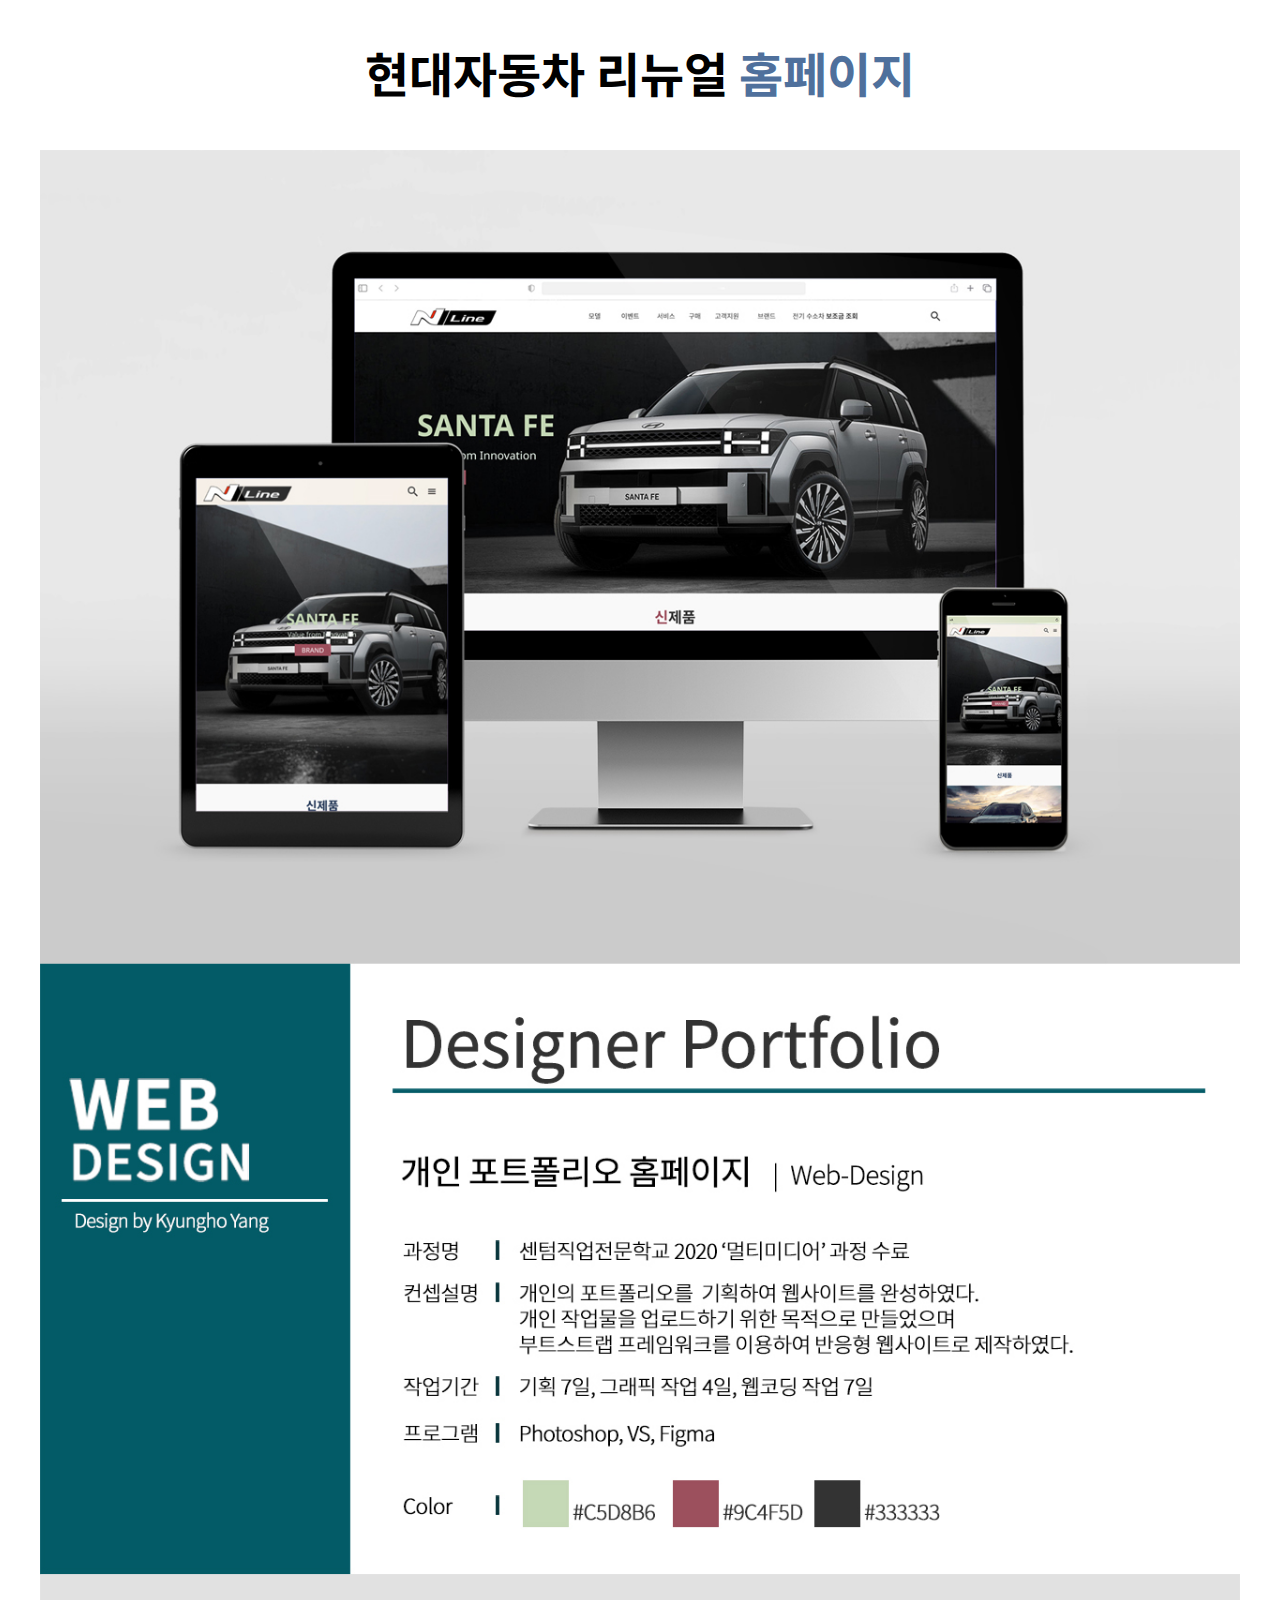
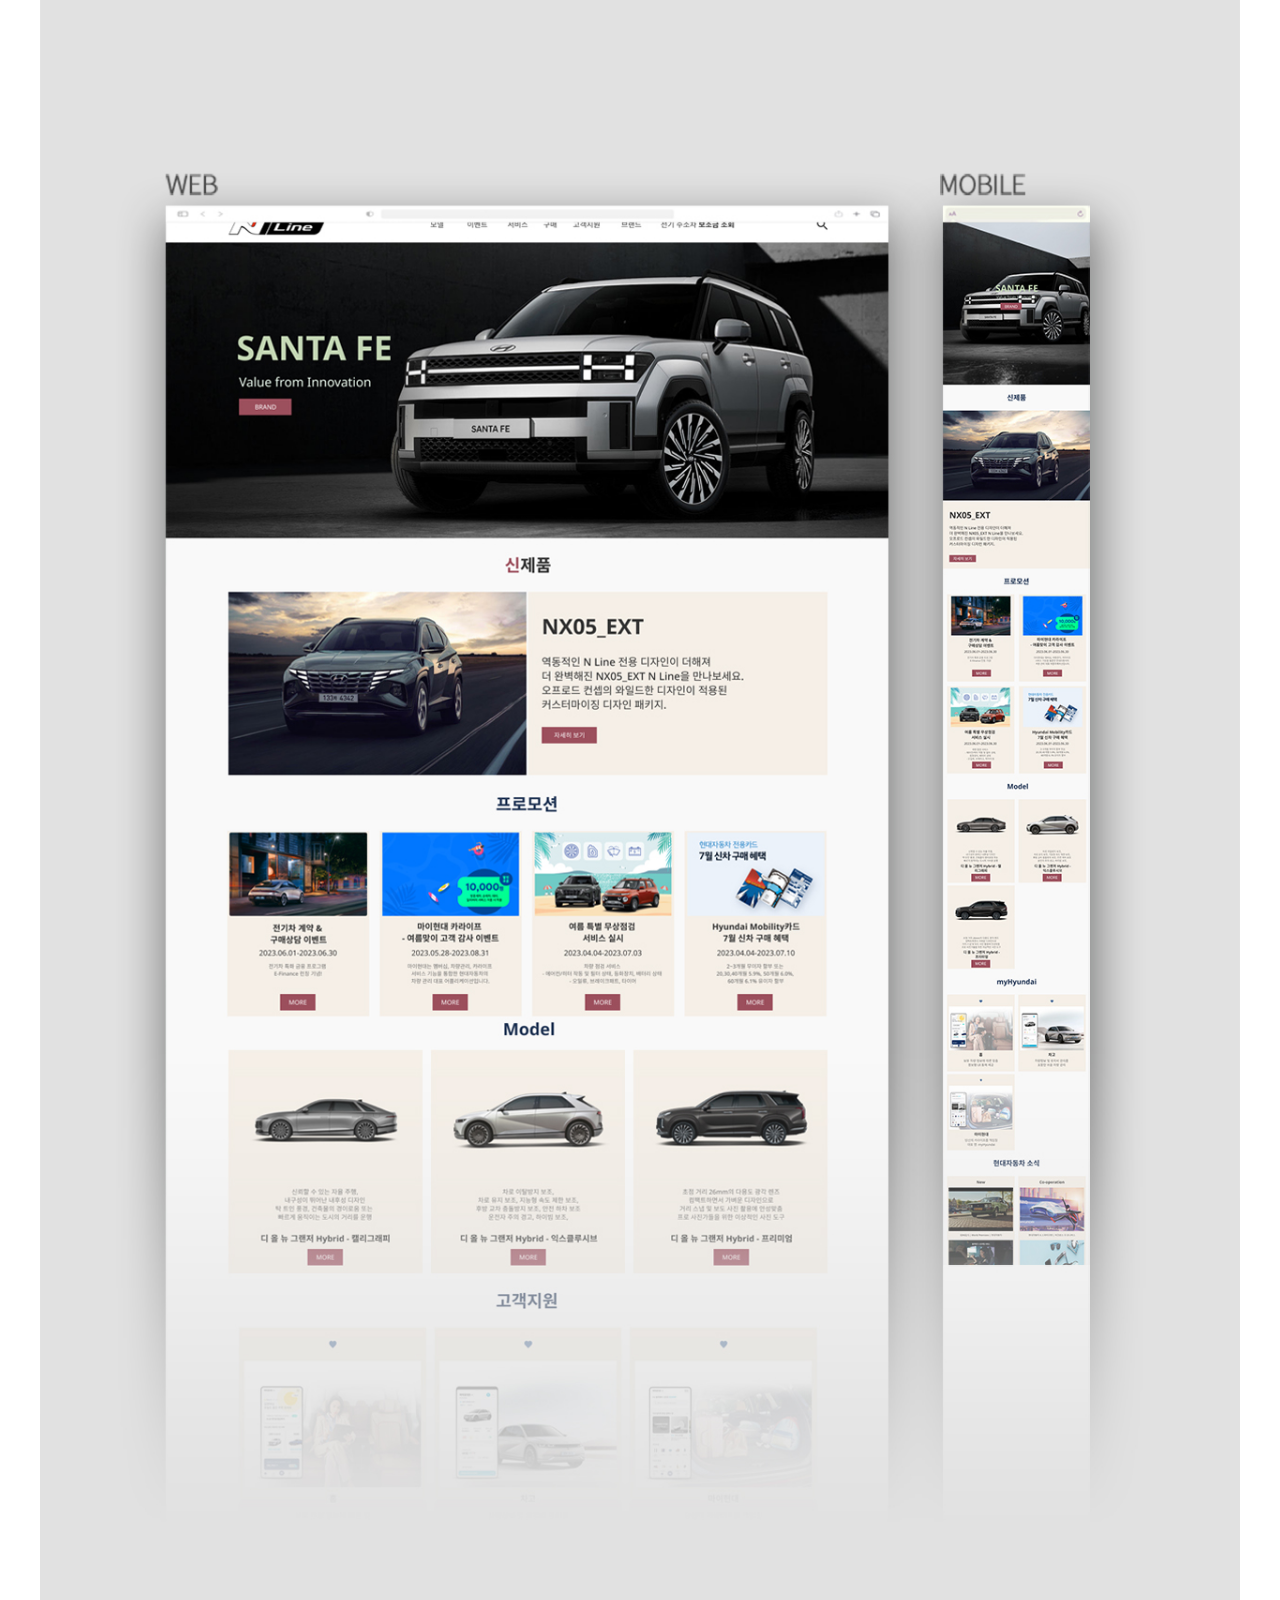
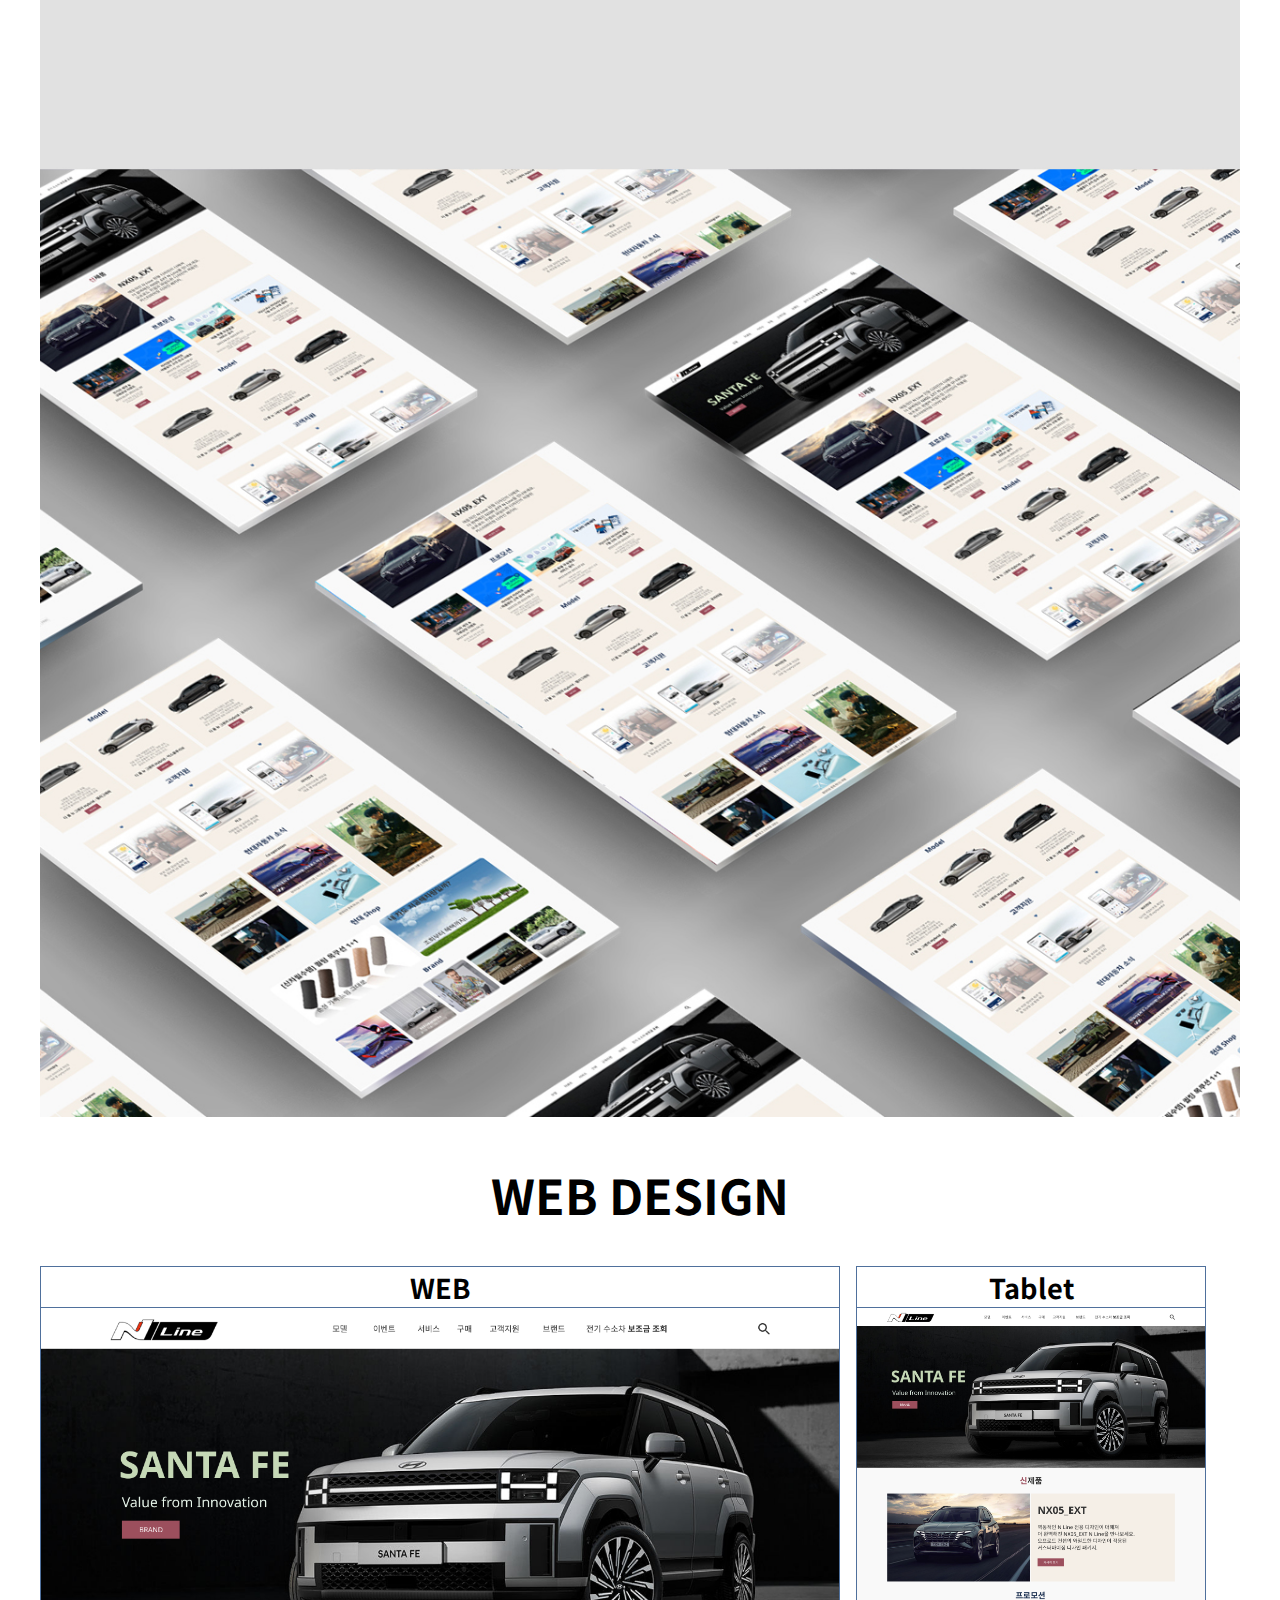
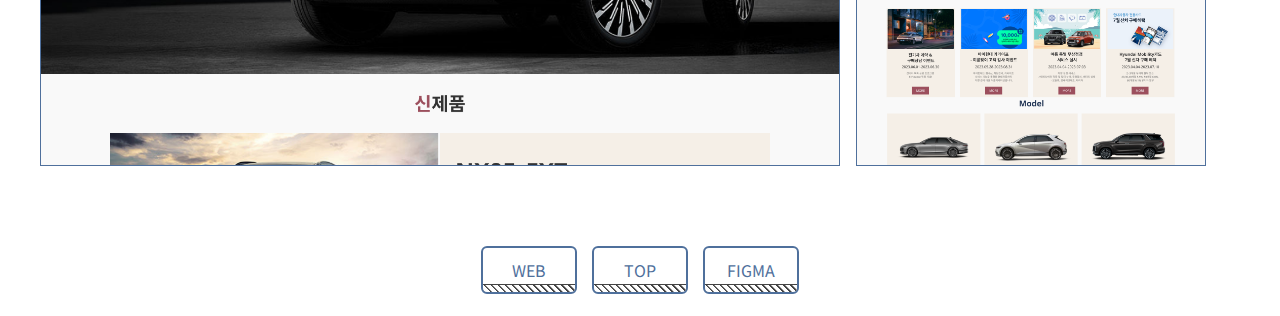
<file: project01/index.html>
<!DOCTYPE html>
<html lang="en">

<head>
    <meta charset="UTF-8">
    <meta name="viewport" content="width=device-width, initial-scale=1.0">
    <title>Hyundai car figma</title>
    <link rel="stylesheet" href="css/style.css">
</head>

<body>
    <div class="project">
        <header class="title">
            <h1>현대자동차 리뉴얼 <span>홈페이지</span></h1>
        </header>

        <section class="concept">
            <img src="./웹_포폴.jpg" alt="aimn">
        </section>

        <section class="design" id="webd">
            <h1>WEB DESIGN</h1>
            <div class="web">
                <h3>WEB</h3>
                <div class="scroll"></div>
                <img src="./Frame 23.png" alt="web">
            </div>
            <div class="mobile" >
                <h3>Tablet</h3>
                <div class="scroll"></div>
                <img src="./Frame 23.png" alt="mobile">
            </div>
        </section>

        <footer class="footer">
            <button class="btn btn--stripe"><a href="../index.html" target="_blank">WEB</a></button>
            <button class="btn btn--stripe"><a href="#">TOP</a></button>
            <button class="btn btn--stripe"><a
                    href="https://www.figma.com/@kyunghoyang">FIGMA</a></button>
        </footer>
    </div>
</body>

</html>
</file>
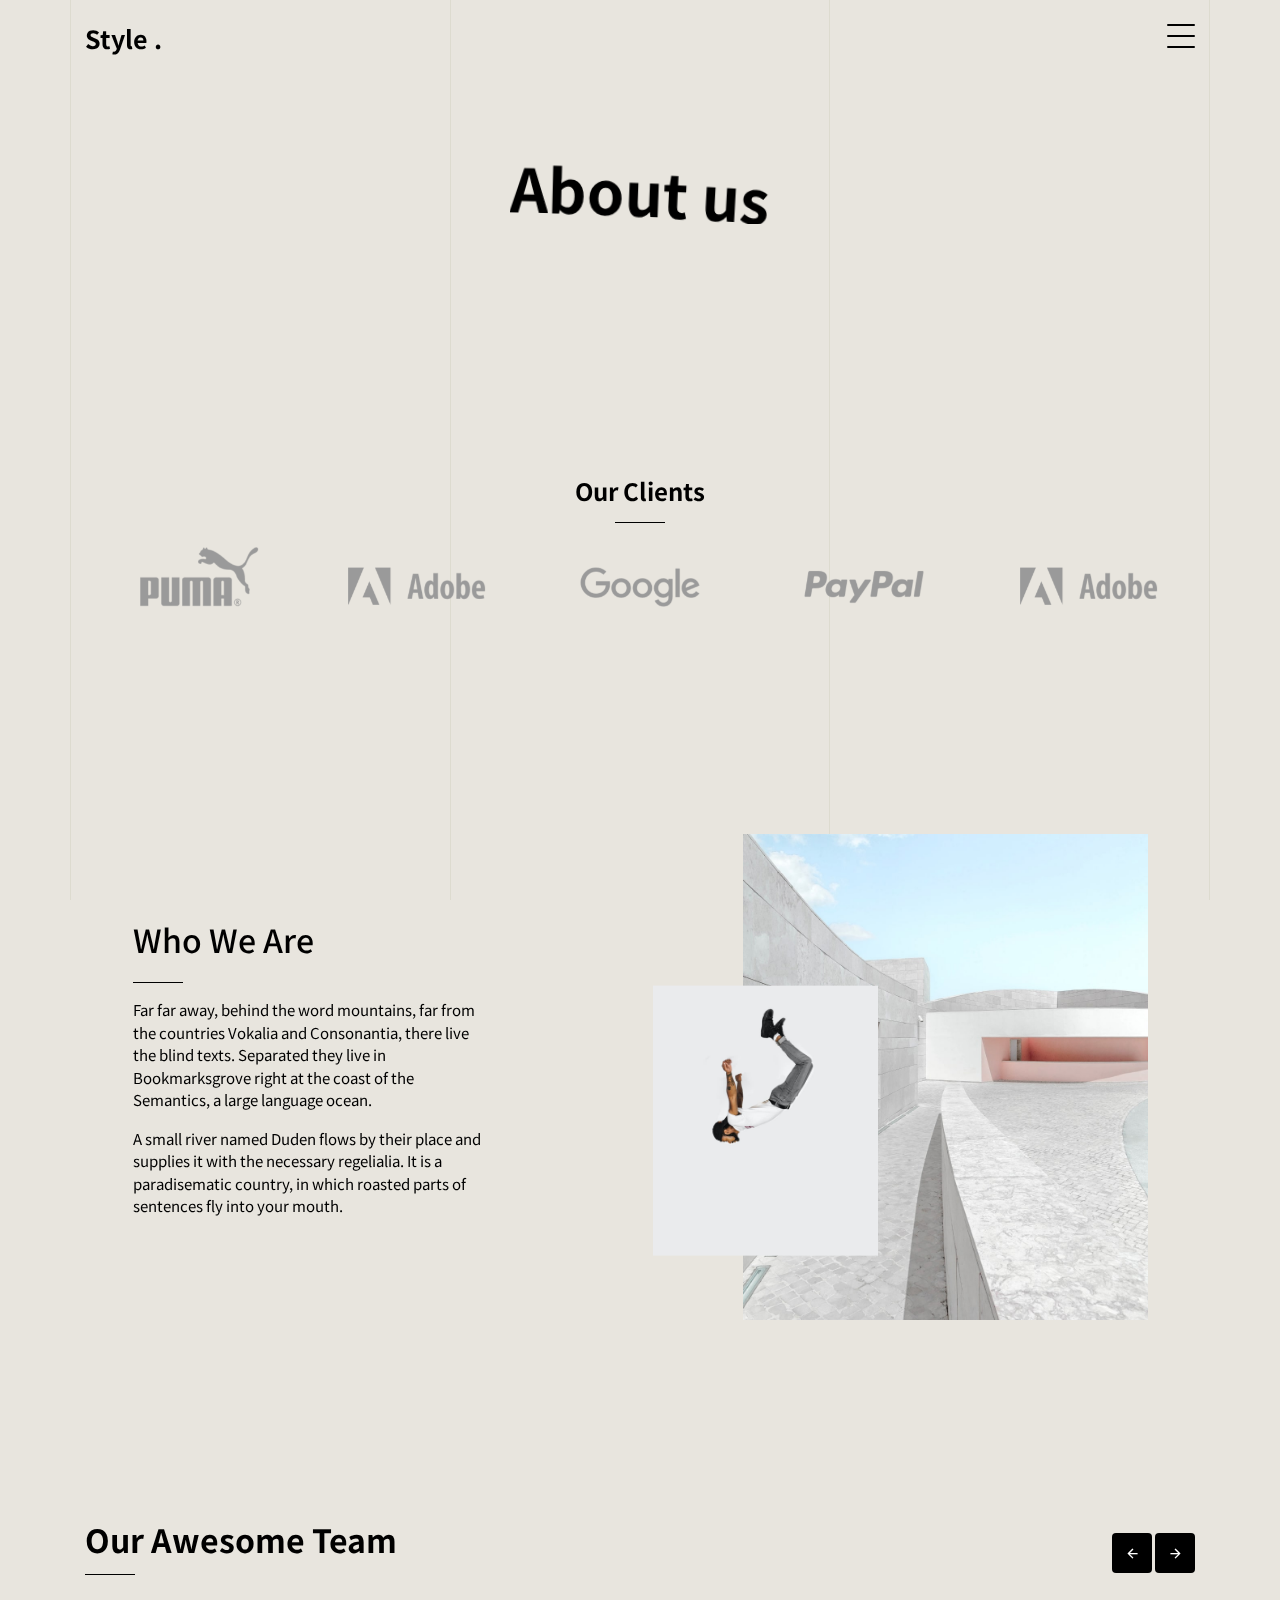
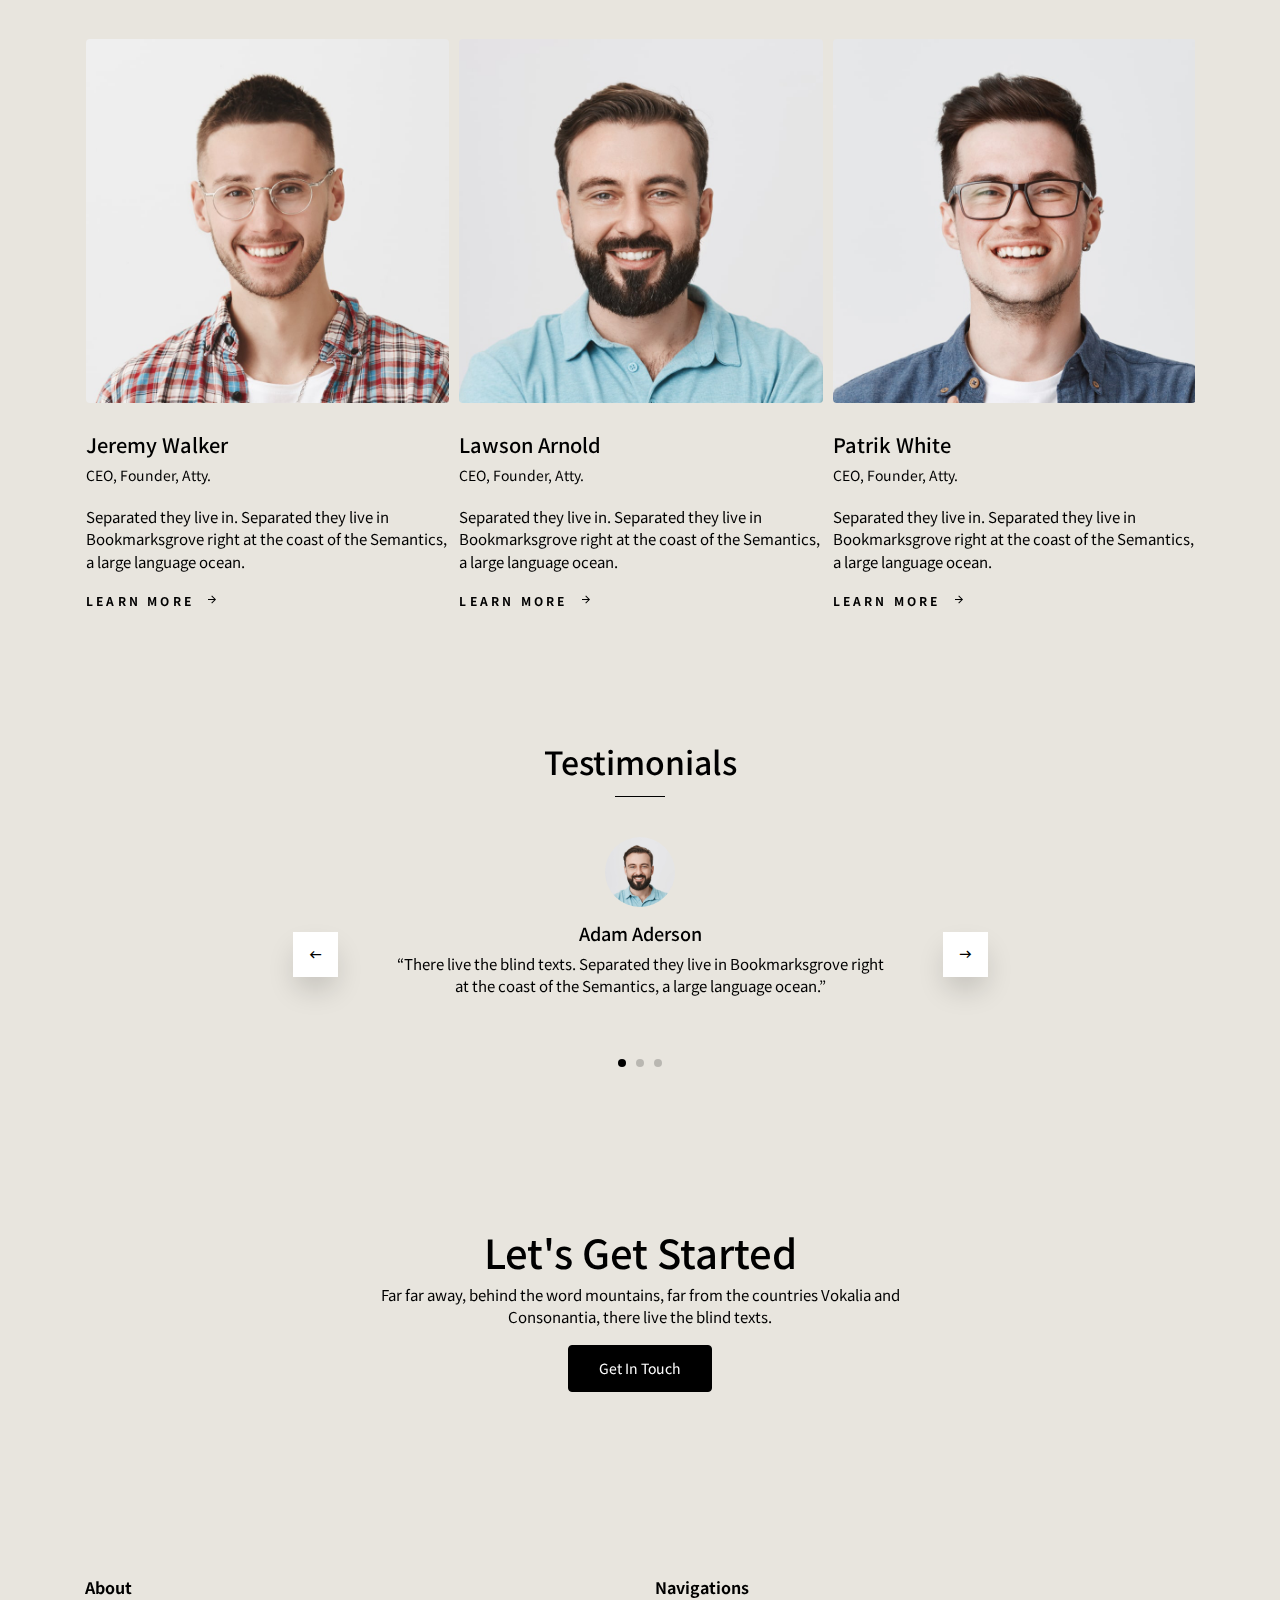
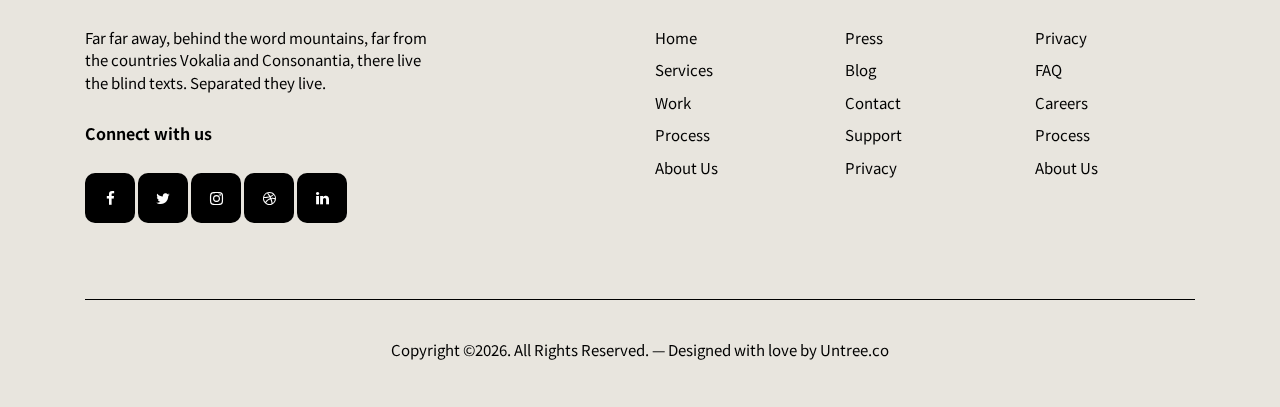
<file: about.html>
<!-- /*
* Template Name: Style
* Template Author: Untree.co
* Tempalte URI: https://untree.co/
* License: https://creativecommons.org/licenses/by/3.0/
*/ -->
<!doctype html>
<html lang="en">
<head>
  <meta charset="utf-8">
  <meta name="viewport" content="width=device-width, initial-scale=1, shrink-to-fit=no">
  <meta name="author" content="Untree.co">
  <link rel="shortcut icon" href="favicon.png">

  <meta name="description" content="" />
  <meta name="keywords" content="free template, bootstrap, bootstrap4" />

  <link rel="preconnect" href="https://fonts.gstatic.com">
  <link href="https://fonts.googleapis.com/css2?family=Crimson+Text:ital@0;1&family=Playfair+Display:ital,wght@0,400;0,700;1,400;1,700&display=swap" rel="stylesheet">
  
  <link rel="stylesheet" href="css/bootstrap.min.css">
  <link rel="stylesheet" href="css/animate.min.css">
  <link rel="stylesheet" href="css/owl.carousel.min.css">
  <link rel="stylesheet" href="css/owl.theme.default.min.css">
  <link rel="stylesheet" href="fonts/icomoon/style.css">
  <link rel="stylesheet" href="fonts/feather/style.css">
  <link rel="stylesheet" href="fonts/flaticon/font/flaticon.css">
  <link rel="stylesheet" href="css/jquery.fancybox.min.css">
  <link rel="stylesheet" href="css/aos.css">
  <link rel="stylesheet" href="css/style.css">

  <title>Style Free HTML Template by Untree.co</title>
</head>
<body>
  <div class="lines-wrap">
    <div class="lines-inner">
      <div class="lines"></div>
    </div>
  </div>
  <!-- END lines -->


  <div class="site-mobile-menu site-navbar-target">
    <div class="site-mobile-menu-header">
      <div class="site-mobile-menu-close">
        <span class="icofont-close js-menu-toggle"></span>
      </div>
    </div>
    <div class="site-mobile-menu-body"></div>
  </div>


  <nav class="site-nav">
    <div class="container">
      <div class="site-navigation">
        <a href="index.html" class="logo float-left m-0">Style <span class="text-primary">.</span></a>

        <ul class="js-clone-nav d-none d-lg-inline-noone text-left site-menu">
          <li><a href="index.html">Home</a></li>
          <li class="has-children">
            <a href="#">Pages</a>
            <ul class="dropdown">
              <li class="active"><a href="portfolio.html">Portfolio</a></li>
              <li><a href="blog.html">Blog</a></li>
              <li><a href="single.html">Single</a></li>
              <li><a href="about.html">About</a></li>
              <li><a href="contact.html">Contact</a></li>

              <li class="has-children">
                <a href="#">Menu Two</a>
                <ul class="dropdown">
                  <li><a href="#">Sub Menu One</a></li>
                  <li><a href="#">Sub Menu Two</a></li>
                  <li><a href="#">Sub Menu Three</a></li>
                </ul>
              </li>
              <li><a href="#">Menu Three</a></li>
            </ul>
          </li>
          <li><a href="portfolio.html">Portfolio</a></li>
          <li><a href="elements.html">Elements</a></li>
          <li class="active"><a href="about.html">About</a></li>
          <li><a href="contact.html">Contact Us</a></li>
        </ul>

        <a href="#" class="burger ml-auto float-right site-menu-toggle js-menu-toggle d-inline-block d-lg-block" data-toggle="collapse" data-target="#main-navbar">
          <span></span>
        </a>

      </div>
    </div>
  </nav>


  <div class="custom-hero">
    <div class="container">
      <div class="row justify-content-center">
        <div class="col-lg-6">
          <h1 class="hero-heading">About us</h1>
          <div  class="line js-line mx-auto mb-3 my-3"></div>
          <p class="sub-text">Far far away, behind the word mountains, far from the countries Vokalia and Consonantia, there live the blind texts.</p>
        </div>
      </div>
    </div>
  </div>

  

  <div class="site-section">
    <div class="container">
      <div class="row justify-content-center">
        <div class="col-lg-6 text-center">
          <h4 class="font-weight-bold">Our Clients</h4>
          <div class="line my-3 mx-auto"></div>
        </div>
      </div>

      <div class="owl-logos owl-carousel no-nav">
        <div class="item">
          <img src="images/logo-puma.png" alt="Image" class="img-fluid">
        </div>
        <div class="item">
          <img src="images/logo-adobe.png" alt="Image" class="img-fluid">
        </div>
        <div class="item">
          <img src="images/logo-google.png" alt="Image" class="img-fluid">
        </div>
        <div class="item">
          <img src="images/logo-paypal.png" alt="Image" class="img-fluid">
        </div>
        <div class="item">
          <img src="images/logo-adobe.png" alt="Image" class="img-fluid">
        </div>
        <div class="item">
          <img src="images/logo-google.png" alt="Image" class="img-fluid">
        </div>


      </div>


    </div>

  </div>



  <div class="section">
    <div class="container">
      <div class="row justify-content-around align-items-center">
        <div class="col-lg-6 order-lg-2">
          <div class="image-stack-v2">
            <div class="image-stack__item image-stack__item--top">
              <div data-jarallax-element="-100" class="jarallax">
                <img src="images/img_v_7-min.jpg" alt="Image" class="img-fluid">
              </div>
            </div>
            <div class="image-stack__item image-stack__item--bottom">
              <img src="images/img_v_5-min.jpg" alt="Image" class="img-fluid">
            </div>
          </div>


        </div>
        <div class="col-lg-4">

          <h2 class="mb-4">Who We Are</h2>
          <div class="line my-3"></div>
          <p>Far far away, behind the word mountains, far from the countries Vokalia and Consonantia, there live the blind texts. Separated they live in Bookmarksgrove right at the coast of the Semantics, a large language ocean.</p>

          <p>A small river named Duden flows by their place and supplies it with the necessary regelialia. It is a paradisematic country, in which roasted parts of sentences fly into your mouth.</p>
        </div>
      </div>
    </div>
  </div>

  <div class="site-section slider-team-wrap">
    <div class="container">

      <div class="row mb-5 align-items-center">
        <div class="col-md-6">
          <h2 class="font-weight-bold">Our Awesome Team</h2>
          <div class="line my-3 me-auto"></div>
        </div>
        <div class="col-md-6 text-left text-md-right">
          <div class="slider-nav">
            <a href="#" class="js-prev js-custom-prev-v2"><span class="icon-arrow_back"></span></a>
            <a href="#" class="js-next js-custom-next-v2"><span class="icon-arrow_forward"></span></a>

          </div> <!-- /.slider-nav -->
        </div>
      </div>

      <div class="slider-team owl-carousel no-nav owl-3-slider">
        <div class="team">
          <div class="pic">
            <img src="images/person_1-min.jpg" alt="Image" class="img-fluid">
          </div>
          <h3 clas><a href="#"><span class="">Jeremy</span> Walker</a></h3>
          <span class="d-block position">CEO, Founder, Atty.</span>
          <p>Separated they live in.
          Separated they live in Bookmarksgrove right at the coast of the Semantics, a large language ocean.</p>
          <p class="mb-0"><a href="#" class="more dark">Learn More <span class="icon-arrow_forward"></span></a></p>
        </div>
        <div class="team">
          <div class="pic">
            <img src="images/person_2-min.jpg" alt="Image" class="img-fluid">
          </div>
          <h3 clas><a href="#"><span class="">Lawson</span> Arnold</a></h3>
          <span class="d-block position">CEO, Founder, Atty.</span>
          <p>Separated they live in.
          Separated they live in Bookmarksgrove right at the coast of the Semantics, a large language ocean.</p>
          <p class="mb-0"><a href="#" class="more dark">Learn More <span class="icon-arrow_forward"></span></a></p>
        </div>

        <div class="team">
          <div class="pic">
            <img src="images/person_3-min.jpg" alt="Image" class="img-fluid">
          </div>
          <h3 clas><a href="#"><span class="">Patrik</span> White</a></h3>
          <span class="d-block position">CEO, Founder, Atty.</span>
          <p>Separated they live in.
          Separated they live in Bookmarksgrove right at the coast of the Semantics, a large language ocean.</p>
          <p class="mb-0"><a href="#" class="more dark">Learn More <span class="icon-arrow_forward"></span></a></p>
        </div>

        <div class="team">
          <div class="pic">
            <img src="images/person_4-min.jpg" alt="Image" class="img-fluid">
          </div>
          <h3 clas><a href="#"><span class="">Kathryn</span> Ryan</a></h3>
          <span class="d-block position">CEO, Founder, Atty.</span>
          <p>Separated they live in.
          Separated they live in Bookmarksgrove right at the coast of the Semantics, a large language ocean.</p>
          <p class="mb-0"><a href="#" class="more dark">Learn More <span class="icon-arrow_forward"></span></a></p>
        </div>

      </div>
    </div> <!-- /.container -->
  </div> <!-- /.untree_co-section -->

  
  <div class="section pt-0">
    <div class="container">
      <div class="row mb-4">
        <div class="col-lg-7 mx-auto text-center">
          <h2>Testimonials</h2>
          <div class="line my-3 mx-auto"></div>
        </div>
      </div>
      <div class="row">
        <div class="col-lg-7 mx-auto">
          <div class="main-slider owl-single owl-carousel">
            <div class="testimonial mx-auto">
              <figure class="img-wrap">
                <img src="images/person_2-min.jpg" alt="Image" class="img-fluid">
              </figure>
              <h3 class="name">Adam Aderson</h3>
              <blockquote>
                <p>&ldquo;There live the blind texts. Separated they live in Bookmarksgrove right at the coast of the Semantics, a large language ocean.&rdquo;</p>
              </blockquote>
            </div>

            <div class="testimonial mx-auto">
              <figure class="img-wrap">
                <img src="images/person_3-min.jpg" alt="Image" class="img-fluid">
              </figure>
              <h3 class="name">Lukas Devlin</h3>
              <blockquote>
                <p>&ldquo;There live the blind texts. Separated they live in Bookmarksgrove right at the coast of the Semantics, a large language ocean.&rdquo;</p>
              </blockquote>
            </div>

            <div class="testimonial mx-auto">
              <figure class="img-wrap">
                <img src="images/person_4-min.jpg" alt="Image" class="img-fluid">
              </figure>
              <h3 class="name">Kayla Bryant</h3>
              <blockquote>
                <p>&ldquo;There live the blind texts. Separated they live in Bookmarksgrove right at the coast of the Semantics, a large language ocean.&rdquo;</p>
              </blockquote>
            </div>

          </div>

        </div>
      </div>
    </div>
  </div>


  <div class="custom-hero section">
    <div class="container">
      <div class="row justify-content-center">
        <div class="col-lg-6">
          <h1>Let's Get Started</h1>
          <p>Far far away, behind the word mountains, far from the countries Vokalia and Consonantia, there live the blind texts.</p>
          <p><a href="#" class="btn btn-primary">Get In Touch</a></p>
        </div>
      </div>
    </div>
  </div>

  <div class="site-footer">
    <div class="container">
      <div class="row justify-content-between">
        <div class="col-lg-4">
          <div class="widget">
            <h3>About</h3>
            <p>Far far away, behind the word mountains, far from the countries Vokalia and Consonantia, there live the blind texts. Separated they live.</p>
          </div>
          <div class="widget">
            <h3>Connect with us</h3>
            <ul class="social list-unstyled">
              <li><a href="#"><span class="icon-facebook"></span></a></li>
              <li><a href="#"><span class="icon-twitter"></span></a></li>
              <li><a href="#"><span class="icon-instagram"></span></a></li>
              <li><a href="#"><span class="icon-dribbble"></span></a></li>
              <li><a href="#"><span class="icon-linkedin"></span></a></li>
            </ul>
          </div>
        </div>
        <div class="col-lg-6">
          <div class="row">
            <div class="col-12">
              <div class="widget">
                <h3>Navigations</h3>
              </div>
            </div>
            <div class="col-6 col-sm-6 col-md-4">
              <div class="widget">
                <ul class="links list-unstyled">
                  <li><a href="#">Home</a></li>
                  <li><a href="#">Services</a></li>
                  <li><a href="#">Work</a></li>
                  <li><a href="#">Process</a></li>
                  <li><a href="#">About Us</a></li>
                </ul>
              </div>
            </div>
            <div class="col-6 col-sm-6 col-md-4">
              <div class="widget">
                <ul class="links list-unstyled">
                  <li><a href="#">Press</a></li>
                  <li><a href="#">Blog</a></li>
                  <li><a href="#">Contact</a></li>
                  <li><a href="#">Support</a></li>
                  <li><a href="#">Privacy</a></li>
                </ul>
              </div>
            </div>
            <div class="col-6 col-sm-6 col-md-4">
              <div class="widget">
                <ul class="links list-unstyled">
                  <li><a href="#">Privacy</a></li>
                  <li><a href="#">FAQ</a></li>
                  <li><a href="#">Careers</a></li>
                  <li><a href="#">Process</a></li>
                  <li><a href="#">About Us</a></li>
                </ul>
              </div>
            </div>
          </div>
        </div>
      </div>

      <div class="row justify-content-center text-center copyright">
        <div class="col-md-8">
          <p>Copyright &copy;<script>document.write(new Date().getFullYear());</script>. All Rights Reserved. &mdash; Designed with love by <a href="https://untree.co">Untree.co</a> <!-- License information: https://untree.co/license/ -->
          </p>
        </div>
      </div>
    </div>
  </div>


  <div id="overlayer"></div>
  <div class="loader">
    <div class="spinner-border" role="status">
      <span class="sr-only">Loading...</span>
    </div>
  </div>

  <script src="js/jquery-3.5.1.min.js"></script>
  <script src="js/jquery-migrate-3.0.0.min.js"></script>
  <script src="js/popper.min.js"></script>
  <script src="js/bootstrap.min.js"></script>
  <script src="js/owl.carousel.min.js"></script>
  <script src="js/aos.js"></script>
  <script src="js/imagesloaded.pkgd.js"></script>
  <script src="js/isotope.pkgd.min.js"></script>
  <script src="js/jquery.animateNumber.min.js"></script>
  <script src="js/jquery.stellar.min.js"></script>
  <script src="js/jarallax.min.js"></script>
  <script src="js/jarallax-element.min.js"></script>
  <script src="js/jquery.waypoints.min.js"></script>
  <script src="js/jquery.fancybox.min.js"></script>

  <script src="js/jquery.lettering.js"></script>


  <script src="js/TweenMax.min.js"></script>
  <script src="js/ScrollMagic.min.js"></script>
  <script src="js/scrollmagic.animation.gsap.min.js"></script>
  <script src="js/debug.addIndicators.min.js"></script>


  <script src="js/custom.js"></script>

  
</body>
</html>
</file>
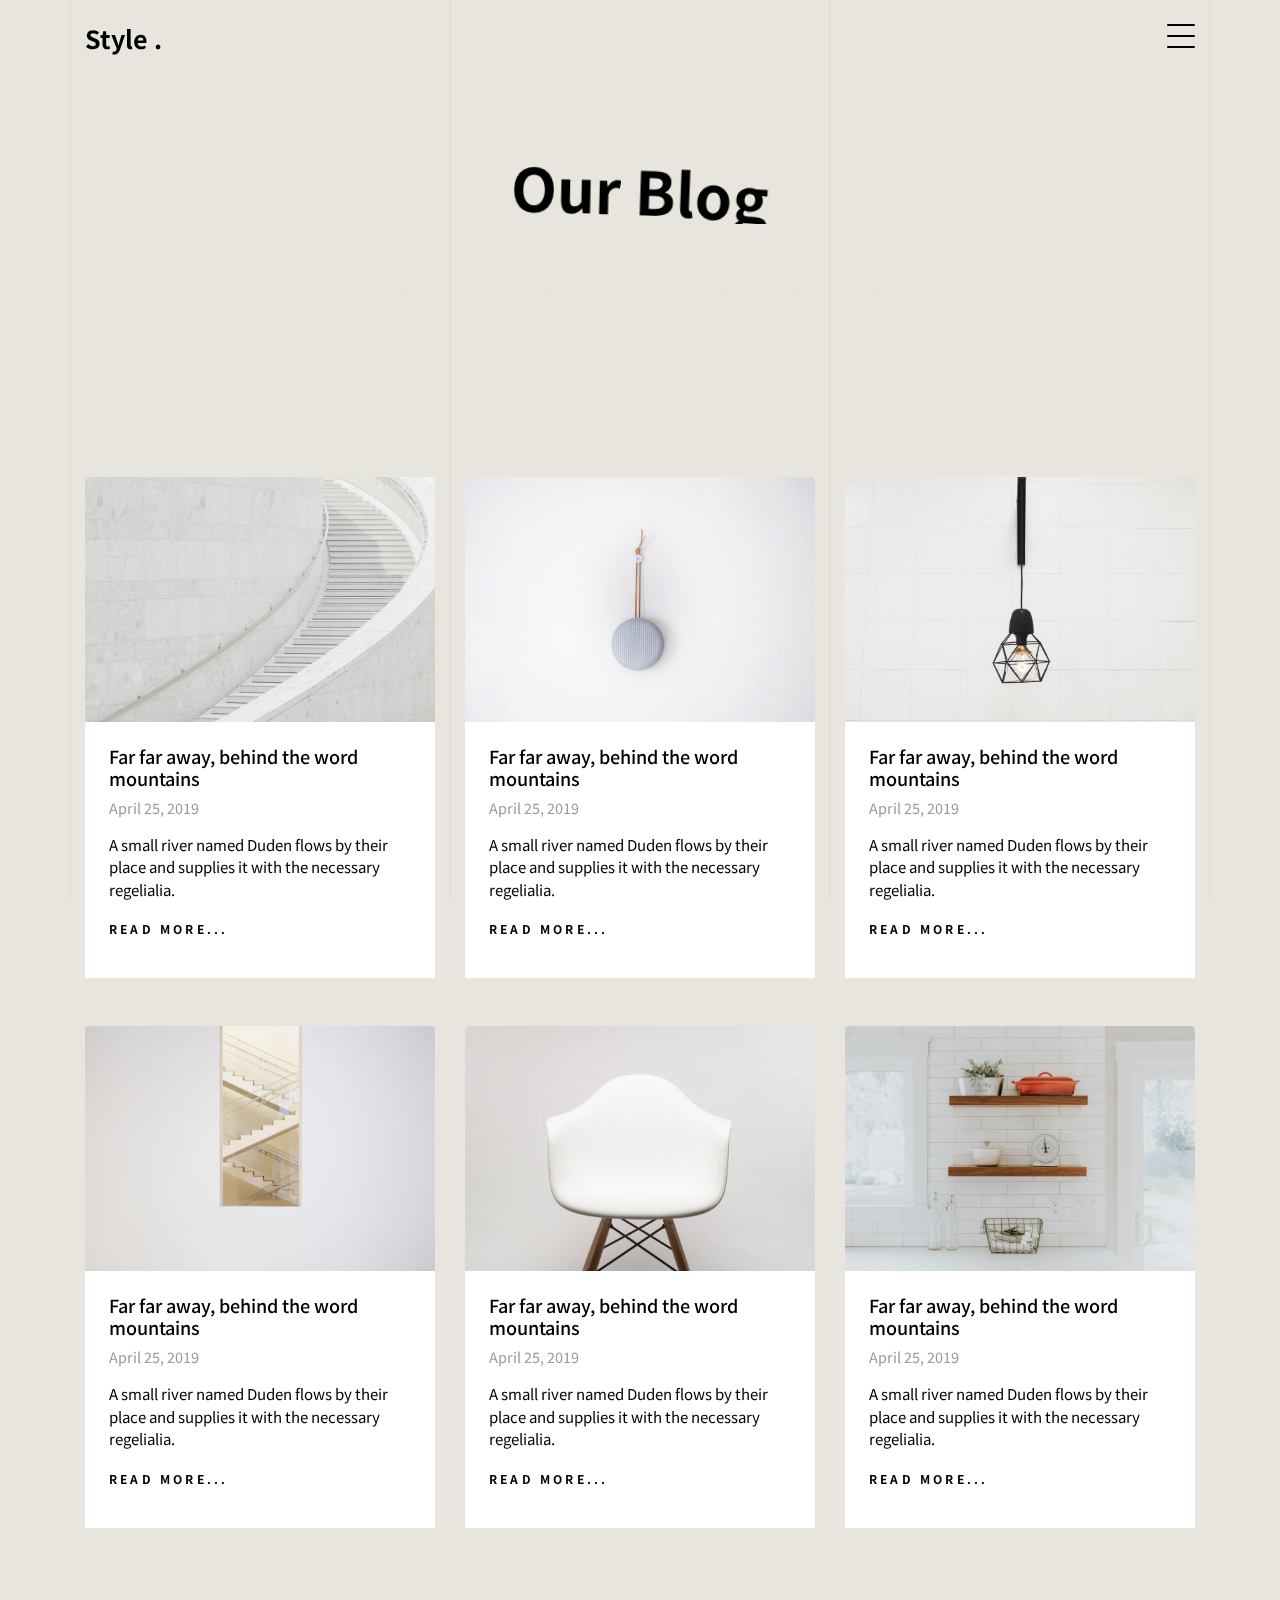
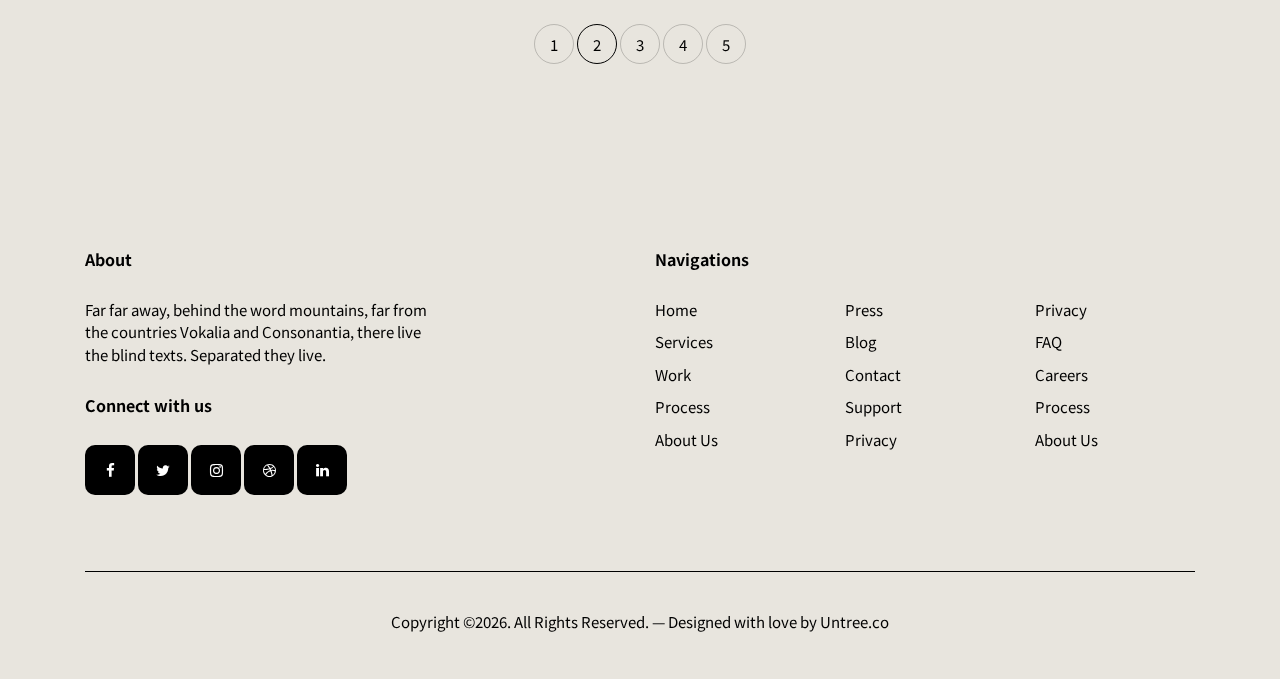
<file: blog.html>
<!-- /*
* Template Name: Style
* Template Author: Untree.co
* Tempalte URI: https://untree.co/
* License: https://creativecommons.org/licenses/by/3.0/
*/ -->
<!doctype html>
<html lang="en">
<head>
  <meta charset="utf-8">
  <meta name="viewport" content="width=device-width, initial-scale=1, shrink-to-fit=no">
  <meta name="author" content="Untree.co">
  <link rel="shortcut icon" href="favicon.png">

  <meta name="description" content="" />
  <meta name="keywords" content="free template, bootstrap, bootstrap4" />

  <link rel="preconnect" href="https://fonts.gstatic.com">
  <link href="https://fonts.googleapis.com/css2?family=Crimson+Text:ital@0;1&family=Playfair+Display:ital,wght@0,400;0,700;1,400;1,700&display=swap" rel="stylesheet">
  
  <link rel="stylesheet" href="css/bootstrap.min.css">
  <link rel="stylesheet" href="css/animate.min.css">
  <link rel="stylesheet" href="css/owl.carousel.min.css">
  <link rel="stylesheet" href="css/owl.theme.default.min.css">
  <link rel="stylesheet" href="fonts/icomoon/style.css">
  <link rel="stylesheet" href="fonts/feather/style.css">
  <link rel="stylesheet" href="fonts/flaticon/font/flaticon.css">
  <link rel="stylesheet" href="css/jquery.fancybox.min.css">
  <link rel="stylesheet" href="css/aos.css">
  <link rel="stylesheet" href="css/style.css">

  <title>Style Free HTML Template by Untree.co</title>
</head>
<body>
  <div class="lines-wrap">
    <div class="lines-inner">
      <div class="lines"></div>
    </div>
  </div>
  <!-- END lines -->


  <div class="site-mobile-menu site-navbar-target">
    <div class="site-mobile-menu-header">
      <div class="site-mobile-menu-close">
        <span class="icofont-close js-menu-toggle"></span>
      </div>
    </div>
    <div class="site-mobile-menu-body"></div>
  </div>


  <nav class="site-nav">
    <div class="container">
      <div class="site-navigation">
        <a href="index.html" class="logo float-left m-0">Style <span class="text-primary">.</span></a>

        <ul class="js-clone-nav d-none d-lg-inline-noone text-left site-menu">
          <li><a href="index.html">Home</a></li>
          <li class="has-children">
            <a href="#">Pages</a>
            <ul class="dropdown">
              <li><a href="portfolio.html">Portfolio</a></li>
              <li class="active"><a href="blog.html">Blog</a></li>
              <li><a href="single.html">Single</a></li>
              <li><a href="about.html">About</a></li>
              <li><a href="contact.html">Contact</a></li>

              <li class="has-children">
                <a href="#">Menu Two</a>
                <ul class="dropdown">
                  <li><a href="#">Sub Menu One</a></li>
                  <li><a href="#">Sub Menu Two</a></li>
                  <li><a href="#">Sub Menu Three</a></li>
                </ul>
              </li>
              <li><a href="#">Menu Three</a></li>
            </ul>
          </li>
          <li><a href="portfolio.html">Portfolio</a></li>
          <li><a href="elements.html">Elements</a></li>
          <li><a href="about.html">About</a></li>
          <li><a href="contact.html">Contact Us</a></li>
        </ul>

        <a href="#" class="burger ml-auto float-right site-menu-toggle js-menu-toggle d-inline-block d-lg-block" data-toggle="collapse" data-target="#main-navbar">
          <span></span>
        </a>

      </div>
    </div>
  </nav>


  <div class="custom-hero">
    <div class="container">
      <div class="row justify-content-center">
        <div class="col-lg-6">
          <h1 class="hero-heading">Our Blog</h1>
          <div  class="line js-line mx-auto mb-3 my-3"></div>
          <p class="sub-text">Far far away, behind the word mountains, far from the countries Vokalia and Consonantia, there live the blind texts.</p>
        </div>
      </div>
    </div>
  </div>

  
  <div class="section">
    <div class="container">
      <div class="row mb-5">


        <div class="col-md-6 mb-5 mb-lg-5 col-lg-4">
          <div class="blog_entry">
            <a href="single.html"><img src="images/img_h_3-min.jpg" alt="Free Website Template by Untree.co" class="img-fluid"></a>
            <div class="p-4 bg-white">
              <h3><a href="single.html">Far far away, behind the word mountains</a></h3>
              <span class="date">April 25, 2019</span>
              <p>A small river named Duden flows by their place and supplies it with the necessary regelialia.</p>
              <p class="more"><a href="#">Read more...</a></p>
            </div>
          </div>
        </div>

        <div class="col-md-6 mb-5 mb-lg-5 col-lg-4">
          <div class="blog_entry">
            <a href="single.html"><img src="images/img_h_5-min.jpg" alt="Free Website Template by Untree.co" class="img-fluid"></a>
            <div class="p-4 bg-white">
              <h3><a href="single.html">Far far away, behind the word mountains</a></h3>
              <span class="date">April 25, 2019</span>
              <p>A small river named Duden flows by their place and supplies it with the necessary regelialia.</p>
              <p class="more"><a href="#">Read more...</a></p>
            </div>
          </div>
        </div>

        <div class="col-md-6 mb-5 mb-lg-5 col-lg-4">
          <div class="blog_entry">
            <a href="single.html"><img src="images/img_h_2-min.jpg" alt="Free Website Template by Untree.co" class="img-fluid"></a>
            <div class="p-4 bg-white">
              <h3><a href="single.html">Far far away, behind the word mountains</a></h3>
              <span class="date">April 25, 2019</span>
              <p>A small river named Duden flows by their place and supplies it with the necessary regelialia.</p>
              <p class="more"><a href="#">Read more...</a></p>
            </div>
          </div>
        </div>


        <div class="col-md-6 mb-5 mb-lg-5 col-lg-4">
          <div class="blog_entry">
            <a href="single.html"><img src="images/img_h_1-min.jpg" alt="Free Website Template by Untree.co" class="img-fluid"></a>
            <div class="p-4 bg-white">
              <h3><a href="single.html">Far far away, behind the word mountains</a></h3>
              <span class="date">April 25, 2019</span>
              <p>A small river named Duden flows by their place and supplies it with the necessary regelialia.</p>
              <p class="more"><a href="#">Read more...</a></p>
            </div>
          </div>
        </div>

        <div class="col-md-6 mb-5 mb-lg-5 col-lg-4">
          <div class="blog_entry">
            <a href="single.html"><img src="images/img_h_4-min.jpg" alt="Free Website Template by Untree.co" class="img-fluid"></a>
            <div class="p-4 bg-white">
              <h3><a href="single.html">Far far away, behind the word mountains</a></h3>
              <span class="date">April 25, 2019</span>
              <p>A small river named Duden flows by their place and supplies it with the necessary regelialia.</p>
              <p class="more"><a href="#">Read more...</a></p>
            </div>
          </div>
        </div>

        <div class="col-md-6 mb-5 mb-lg-5 col-lg-4">
          <div class="blog_entry">
            <a href="single.html"><img src="images/img_h_7-min.jpg" alt="Free Website Template by Untree.co" class="img-fluid"></a>
            <div class="p-4 bg-white">
              <h3><a href="single.html">Far far away, behind the word mountains</a></h3>
              <span class="date">April 25, 2019</span>
              <p>A small river named Duden flows by their place and supplies it with the necessary regelialia.</p>
              <p class="more"><a href="#">Read more...</a></p>
            </div>
          </div>
        </div>


      </div>

      <div class="row">
        <div class="col-lg-12 text-center">
          <ul class="list-unstyled custom-pagination">
            <li><a href="#">1</a></li>
            <li class="active"><a href="#">2</a></li>
            <li><a href="#">3</a></li>
            <li><a href="#">4</a></li>
            <li><a href="#">5</a></li>
          </ul>
        </div>
      </div>
    </div>
  </div>

  
  <div class="site-footer">
    <div class="container">
      <div class="row justify-content-between">
        <div class="col-lg-4">
          <div class="widget">
            <h3>About</h3>
            <p>Far far away, behind the word mountains, far from the countries Vokalia and Consonantia, there live the blind texts. Separated they live.</p>
          </div>
          <div class="widget">
            <h3>Connect with us</h3>
            <ul class="social list-unstyled">
              <li><a href="#"><span class="icon-facebook"></span></a></li>
              <li><a href="#"><span class="icon-twitter"></span></a></li>
              <li><a href="#"><span class="icon-instagram"></span></a></li>
              <li><a href="#"><span class="icon-dribbble"></span></a></li>
              <li><a href="#"><span class="icon-linkedin"></span></a></li>
            </ul>
          </div>
        </div>
        <div class="col-lg-6">
          <div class="row">
            <div class="col-12">
              <div class="widget">
                <h3>Navigations</h3>
              </div>
            </div>
            <div class="col-6 col-sm-6 col-md-4">
              <div class="widget">
                <ul class="links list-unstyled">
                  <li><a href="#">Home</a></li>
                  <li><a href="#">Services</a></li>
                  <li><a href="#">Work</a></li>
                  <li><a href="#">Process</a></li>
                  <li><a href="#">About Us</a></li>
                </ul>
              </div>
            </div>
            <div class="col-6 col-sm-6 col-md-4">
              <div class="widget">
                <ul class="links list-unstyled">
                  <li><a href="#">Press</a></li>
                  <li><a href="#">Blog</a></li>
                  <li><a href="#">Contact</a></li>
                  <li><a href="#">Support</a></li>
                  <li><a href="#">Privacy</a></li>
                </ul>
              </div>
            </div>
            <div class="col-6 col-sm-6 col-md-4">
              <div class="widget">
                <ul class="links list-unstyled">
                  <li><a href="#">Privacy</a></li>
                  <li><a href="#">FAQ</a></li>
                  <li><a href="#">Careers</a></li>
                  <li><a href="#">Process</a></li>
                  <li><a href="#">About Us</a></li>
                </ul>
              </div>
            </div>
          </div>
        </div>
      </div>

      <div class="row justify-content-center text-center copyright">
        <div class="col-md-8">
          <p>Copyright &copy;<script>document.write(new Date().getFullYear());</script>. All Rights Reserved. &mdash; Designed with love by <a href="https://untree.co">Untree.co</a> <!-- License information: https://untree.co/license/ -->
          </p>
        </div>
      </div>
    </div>
  </div>


  <div id="overlayer"></div>
  <div class="loader">
    <div class="spinner-border" role="status">
      <span class="sr-only">Loading...</span>
    </div>
  </div>

  <script src="js/jquery-3.5.1.min.js"></script>
  <script src="js/jquery-migrate-3.0.0.min.js"></script>
  <script src="js/popper.min.js"></script>
  <script src="js/bootstrap.min.js"></script>
  <script src="js/owl.carousel.min.js"></script>
  <script src="js/aos.js"></script>
  <script src="js/imagesloaded.pkgd.js"></script>
  <script src="js/isotope.pkgd.min.js"></script>
  <script src="js/jquery.animateNumber.min.js"></script>
  <script src="js/jquery.stellar.min.js"></script>
  <script src="js/jarallax.min.js"></script>
  <script src="js/jarallax-element.min.js"></script>
  <script src="js/jquery.waypoints.min.js"></script>
  <script src="js/jquery.fancybox.min.js"></script>

  <script src="js/jquery.lettering.js"></script>


  <script src="js/TweenMax.min.js"></script>
  <script src="js/ScrollMagic.min.js"></script>
  <script src="js/scrollmagic.animation.gsap.min.js"></script>
  <script src="js/debug.addIndicators.min.js"></script>


  <script src="js/custom.js"></script>

  
</body>
</html>
</file>
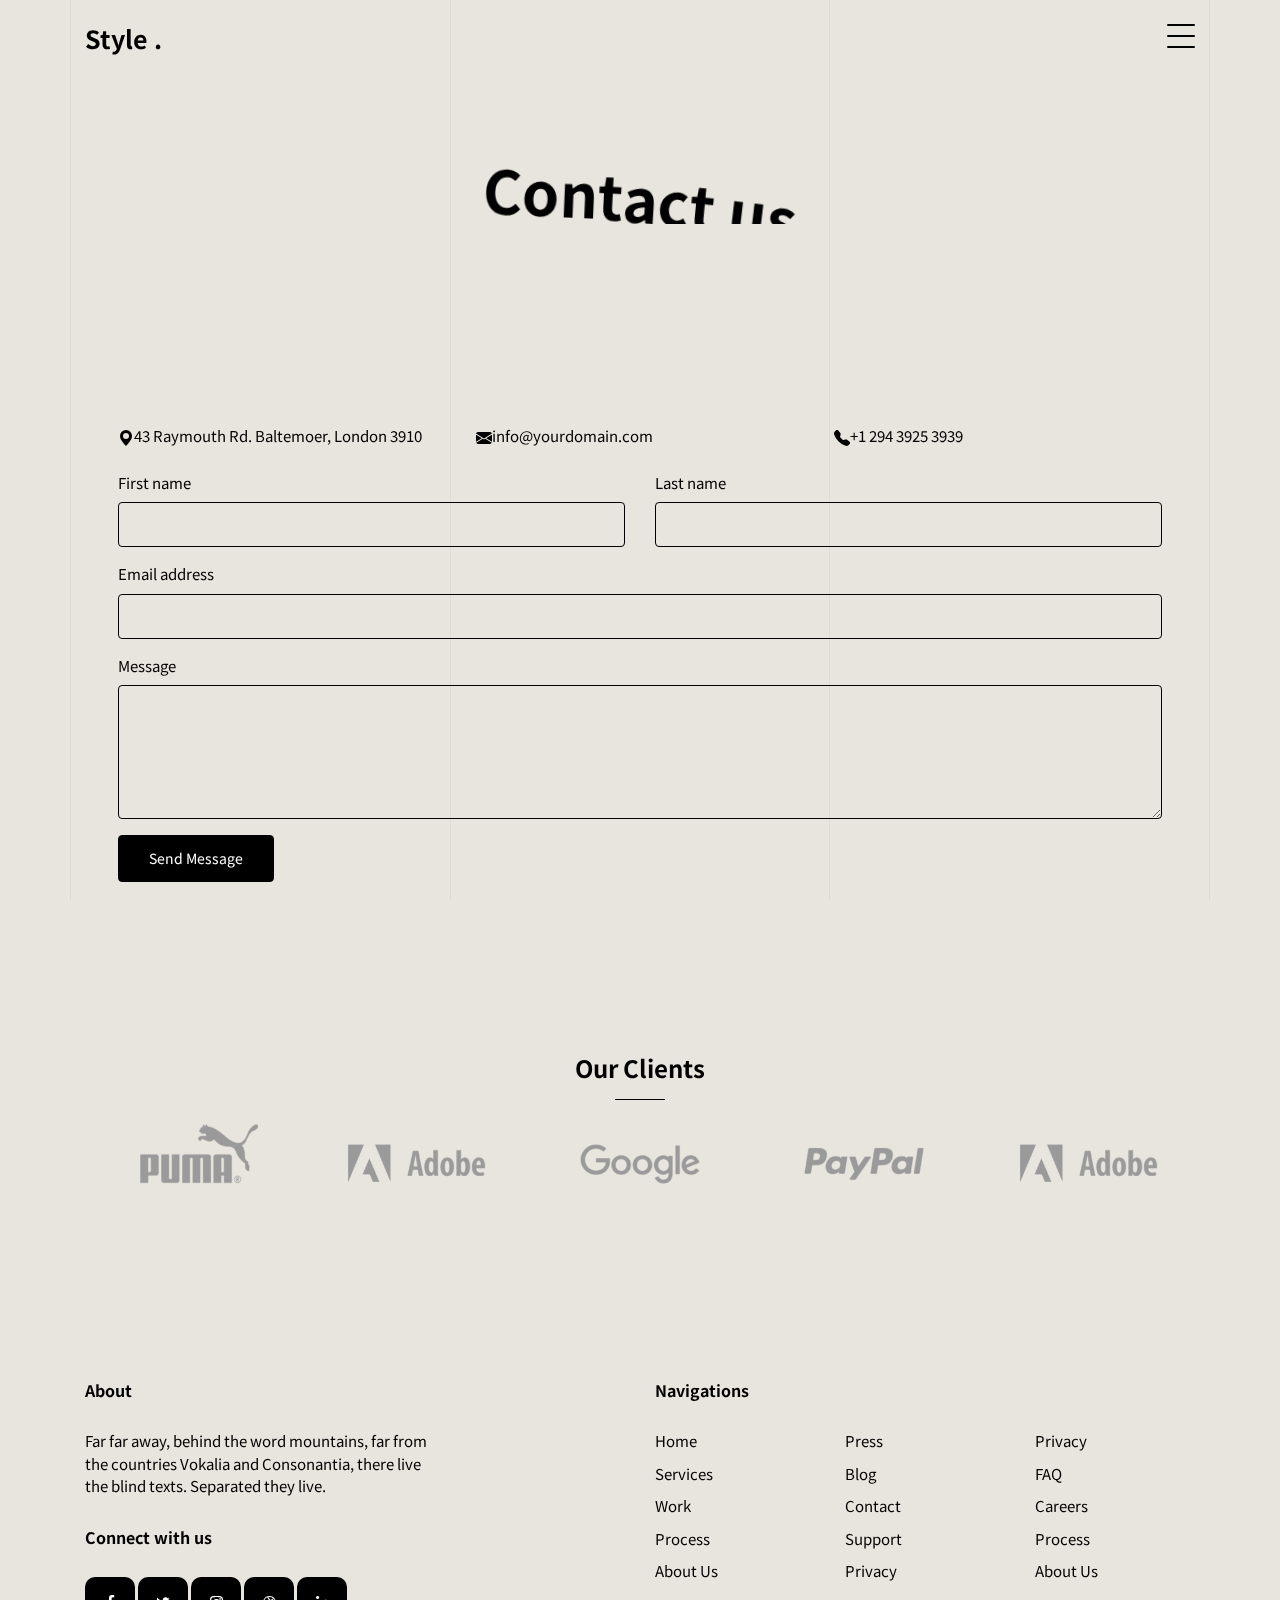
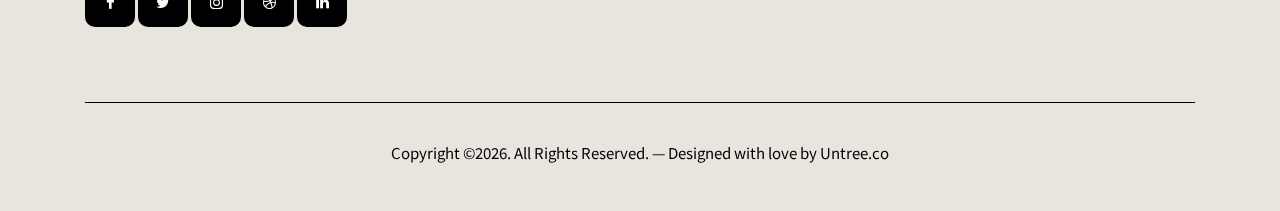
<file: contact.html>
<!-- /*
* Template Name: Style
* Template Author: Untree.co
* Tempalte URI: https://untree.co/
* License: https://creativecommons.org/licenses/by/3.0/
*/ -->
<!doctype html>
<html lang="en">
<head>
  <meta charset="utf-8">
  <meta name="viewport" content="width=device-width, initial-scale=1, shrink-to-fit=no">
  <meta name="author" content="Untree.co">
  <link rel="shortcut icon" href="favicon.png">

  <meta name="description" content="" />
  <meta name="keywords" content="free template, bootstrap, bootstrap4" />

  <link rel="preconnect" href="https://fonts.gstatic.com">
  <link href="https://fonts.googleapis.com/css2?family=Crimson+Text:ital@0;1&family=Playfair+Display:ital,wght@0,400;0,700;1,400;1,700&display=swap" rel="stylesheet">
  
  <link rel="stylesheet" href="css/bootstrap.min.css">
  <link rel="stylesheet" href="css/animate.min.css">
  <link rel="stylesheet" href="css/owl.carousel.min.css">
  <link rel="stylesheet" href="css/owl.theme.default.min.css">
  <link rel="stylesheet" href="fonts/icomoon/style.css">
  <link rel="stylesheet" href="fonts/feather/style.css">
  <link rel="stylesheet" href="fonts/flaticon/font/flaticon.css">
  <link rel="stylesheet" href="css/jquery.fancybox.min.css">
  <link rel="stylesheet" href="css/aos.css">
  <link rel="stylesheet" href="css/style.css">

  <title>Style Free HTML Template by Untree.co</title>
</head>
<body>
  <div class="lines-wrap">
    <div class="lines-inner">
      <div class="lines"></div>
    </div>
  </div>
  <!-- END lines -->


  <div class="site-mobile-menu site-navbar-target">
    <div class="site-mobile-menu-header">
      <div class="site-mobile-menu-close">
        <span class="icofont-close js-menu-toggle"></span>
      </div>
    </div>
    <div class="site-mobile-menu-body"></div>
  </div>


  <nav class="site-nav">
    <div class="container">
      <div class="site-navigation">
        <a href="index.html" class="logo float-left m-0">Style <span class="text-primary">.</span></a>

        <ul class="js-clone-nav d-none d-lg-inline-noone text-left site-menu">
          <li><a href="index.html">Home</a></li>
          <li class="has-children">
            <a href="#">Pages</a>
            <ul class="dropdown">
              <li><a href="portfolio.html">Portfolio</a></li>
              <li><a href="blog.html">Blog</a></li>
              <li><a href="single.html">Single</a></li>
              <li><a href="about.html">About</a></li>
              <li><a href="contact.html">Contact</a></li>

              <li class="has-children">
                <a href="#">Menu Two</a>
                <ul class="dropdown">
                  <li><a href="#">Sub Menu One</a></li>
                  <li><a href="#">Sub Menu Two</a></li>
                  <li><a href="#">Sub Menu Three</a></li>
                </ul>
              </li>
              <li><a href="#">Menu Three</a></li>
            </ul>
          </li>
          <li><a href="portfolio.html">Portfolio</a></li>
          <li><a href="elements.html">Elements</a></li>
          <li><a href="about.html">About</a></li>
          <li class="active"><a href="contact.html">Contact Us</a></li>
        </ul>

        <a href="#" class="burger ml-auto float-right site-menu-toggle js-menu-toggle d-inline-block d-lg-block" data-toggle="collapse" data-target="#main-navbar">
          <span></span>
        </a>

      </div>
    </div>
  </nav>


  <div class="custom-hero">
    <div class="container">
      <div class="row justify-content-center">
        <div class="col-lg-6">
          <h1 class="hero-heading">Contact us</h1>
          <div  class="line js-line mx-auto mb-3 my-3"></div>
          <p class="sub-text">Far far away, behind the word mountains, far from the countries Vokalia and Consonantia, there live the blind texts.</p>
        </div>
      </div>
    </div>
  </div>

  <div class="section-grey">
    <div class="container p-5">

      <div class="block">
        <div class="row justify-content-center">


          <div class="col-md-12 col-lg-12 pb-4" data-aos="fade-up" data-aos-delay="200">


            <div class="row">
              <div class="col-lg-4">
                <div  class="service-2 no-shadow link horizontal d-flex active" data-aos="fade-left" data-aos-delay="0">
                  <div class="service-icon color-1 mb-4">
                    <svg xmlns="http://www.w3.org/2000/svg" width="16" height="16" fill="currentColor" class="bi bi-geo-alt-fill" viewBox="0 0 16 16">
                      <path d="M8 16s6-5.686 6-10A6 6 0 0 0 2 6c0 4.314 6 10 6 10zm0-7a3 3 0 1 1 0-6 3 3 0 0 1 0 6z"/>
                    </svg>
                  </div> <!-- /.icon -->
                  <div class="service-contents">
                    <p>43 Raymouth Rd. Baltemoer, London 3910</p>
                  </div> <!-- /.service-contents-->
                </div> <!-- /.service -->
              </div>

              <div class="col-lg-4">
                <div  class="service-2 no-shadow link horizontal d-flex active" data-aos="fade-left" data-aos-delay="0">
                  <div class="service-icon color-1 mb-4">
                    <svg xmlns="http://www.w3.org/2000/svg" width="16" height="16" fill="currentColor" class="bi bi-envelope-fill" viewBox="0 0 16 16">
                      <path d="M.05 3.555A2 2 0 0 1 2 2h12a2 2 0 0 1 1.95 1.555L8 8.414.05 3.555zM0 4.697v7.104l5.803-3.558L0 4.697zM6.761 8.83l-6.57 4.027A2 2 0 0 0 2 14h12a2 2 0 0 0 1.808-1.144l-6.57-4.027L8 9.586l-1.239-.757zm3.436-.586L16 11.801V4.697l-5.803 3.546z"/>
                    </svg>
                  </div> <!-- /.icon -->
                  <div class="service-contents">
                    <p>info@yourdomain.com</p>
                  </div> <!-- /.service-contents-->
                </div> <!-- /.service -->
              </div>

              <div class="col-lg-4">
                <div  class="service-2 no-shadow link horizontal d-flex active" data-aos="fade-left" data-aos-delay="0">
                  <div class="service-icon color-1 mb-4">
                    <svg xmlns="http://www.w3.org/2000/svg" width="16" height="16" fill="currentColor" class="bi bi-telephone-fill" viewBox="0 0 16 16">
                      <path fill-rule="evenodd" d="M1.885.511a1.745 1.745 0 0 1 2.61.163L6.29 2.98c.329.423.445.974.315 1.494l-.547 2.19a.678.678 0 0 0 .178.643l2.457 2.457a.678.678 0 0 0 .644.178l2.189-.547a1.745 1.745 0 0 1 1.494.315l2.306 1.794c.829.645.905 1.87.163 2.611l-1.034 1.034c-.74.74-1.846 1.065-2.877.702a18.634 18.634 0 0 1-7.01-4.42 18.634 18.634 0 0 1-4.42-7.009c-.362-1.03-.037-2.137.703-2.877L1.885.511z"/>
                    </svg>
                  </div> <!-- /.icon -->
                  <div class="service-contents">
                    <p>+1 294 3925 3939</p>
                  </div> <!-- /.service-contents-->
                </div> <!-- /.service -->
              </div>
            </div>

            <form>
              <div class="row">
                <div class="col-6">
                  <div class="form-group">
                    <label class="text-black" for="fname">First name</label>
                    <input type="text" class="form-control" id="fname">
                  </div>
                </div>
                <div class="col-6">
                  <div class="form-group">
                    <label class="text-black" for="lname">Last name</label>
                    <input type="text" class="form-control" id="lname">
                  </div>
                </div>
              </div>
              <div class="form-group">
                <label class="text-black" for="email">Email address</label>
                <input type="email" class="form-control" id="email">
              </div>

              <div class="form-group">
                <label class="text-black" for="message">Message</label>
                <textarea name="" class="form-control" id="message" cols="30" rows="5"></textarea>
              </div>

              <button type="submit" class="btn btn-primary">Send Message</button>
            </form>

          </div>





        </div>

      </div>

    </div>


  </div>


  <div class="site-section">
    <div class="container">
      <div class="row justify-content-center">
        <div class="col-lg-6 text-center">
          <h4 class="font-weight-bold">Our Clients</h4>
          <div class="line my-3 mx-auto"></div>
        </div>
      </div>

      <div class="owl-logos owl-carousel no-nav">
        <div class="item">
          <img src="images/logo-puma.png" alt="Image" class="img-fluid">
        </div>
        <div class="item">
          <img src="images/logo-adobe.png" alt="Image" class="img-fluid">
        </div>
        <div class="item">
          <img src="images/logo-google.png" alt="Image" class="img-fluid">
        </div>
        <div class="item">
          <img src="images/logo-paypal.png" alt="Image" class="img-fluid">
        </div>
        <div class="item">
          <img src="images/logo-adobe.png" alt="Image" class="img-fluid">
        </div>
        <div class="item">
          <img src="images/logo-google.png" alt="Image" class="img-fluid">
        </div>


      </div>


    </div>

  </div>




  <div class="site-footer">
    <div class="container">
      <div class="row justify-content-between">
        <div class="col-lg-4">
          <div class="widget">
            <h3>About</h3>
            <p>Far far away, behind the word mountains, far from the countries Vokalia and Consonantia, there live the blind texts. Separated they live.</p>
          </div>
          <div class="widget">
            <h3>Connect with us</h3>
            <ul class="social list-unstyled">
              <li><a href="#"><span class="icon-facebook"></span></a></li>
              <li><a href="#"><span class="icon-twitter"></span></a></li>
              <li><a href="#"><span class="icon-instagram"></span></a></li>
              <li><a href="#"><span class="icon-dribbble"></span></a></li>
              <li><a href="#"><span class="icon-linkedin"></span></a></li>
            </ul>
          </div>
        </div>
        <div class="col-lg-6">
          <div class="row">
            <div class="col-12">
              <div class="widget">
                <h3>Navigations</h3>
              </div>
            </div>
            <div class="col-6 col-sm-6 col-md-4">
              <div class="widget">
                <ul class="links list-unstyled">
                  <li><a href="#">Home</a></li>
                  <li><a href="#">Services</a></li>
                  <li><a href="#">Work</a></li>
                  <li><a href="#">Process</a></li>
                  <li><a href="#">About Us</a></li>
                </ul>
              </div>
            </div>
            <div class="col-6 col-sm-6 col-md-4">
              <div class="widget">
                <ul class="links list-unstyled">
                  <li><a href="#">Press</a></li>
                  <li><a href="#">Blog</a></li>
                  <li><a href="#">Contact</a></li>
                  <li><a href="#">Support</a></li>
                  <li><a href="#">Privacy</a></li>
                </ul>
              </div>
            </div>
            <div class="col-6 col-sm-6 col-md-4">
              <div class="widget">
                <ul class="links list-unstyled">
                  <li><a href="#">Privacy</a></li>
                  <li><a href="#">FAQ</a></li>
                  <li><a href="#">Careers</a></li>
                  <li><a href="#">Process</a></li>
                  <li><a href="#">About Us</a></li>
                </ul>
              </div>
            </div>
          </div>
        </div>
      </div>

      <div class="row justify-content-center text-center copyright">
        <div class="col-md-8">
          <p>Copyright &copy;<script>document.write(new Date().getFullYear());</script>. All Rights Reserved. &mdash; Designed with love by <a href="https://untree.co">Untree.co</a> <!-- License information: https://untree.co/license/ -->
          </p>
        </div>
      </div>
    </div>
  </div>


  <div id="overlayer"></div>
  <div class="loader">
    <div class="spinner-border" role="status">
      <span class="sr-only">Loading...</span>
    </div>
  </div>

  <script src="js/jquery-3.5.1.min.js"></script>
  <script src="js/jquery-migrate-3.0.0.min.js"></script>
  <script src="js/popper.min.js"></script>
  <script src="js/bootstrap.min.js"></script>
  <script src="js/owl.carousel.min.js"></script>
  <script src="js/aos.js"></script>
  <script src="js/imagesloaded.pkgd.js"></script>
  <script src="js/isotope.pkgd.min.js"></script>
  <script src="js/jquery.animateNumber.min.js"></script>
  <script src="js/jquery.stellar.min.js"></script>
  <script src="js/jarallax.min.js"></script>
  <script src="js/jarallax-element.min.js"></script>
  <script src="js/jquery.waypoints.min.js"></script>
  <script src="js/jquery.fancybox.min.js"></script>

  <script src="js/jquery.lettering.js"></script>


  <script src="js/TweenMax.min.js"></script>
  <script src="js/ScrollMagic.min.js"></script>
  <script src="js/scrollmagic.animation.gsap.min.js"></script>
  <script src="js/debug.addIndicators.min.js"></script>


  <script src="js/custom.js"></script>

  
</body>
</html>
</file>
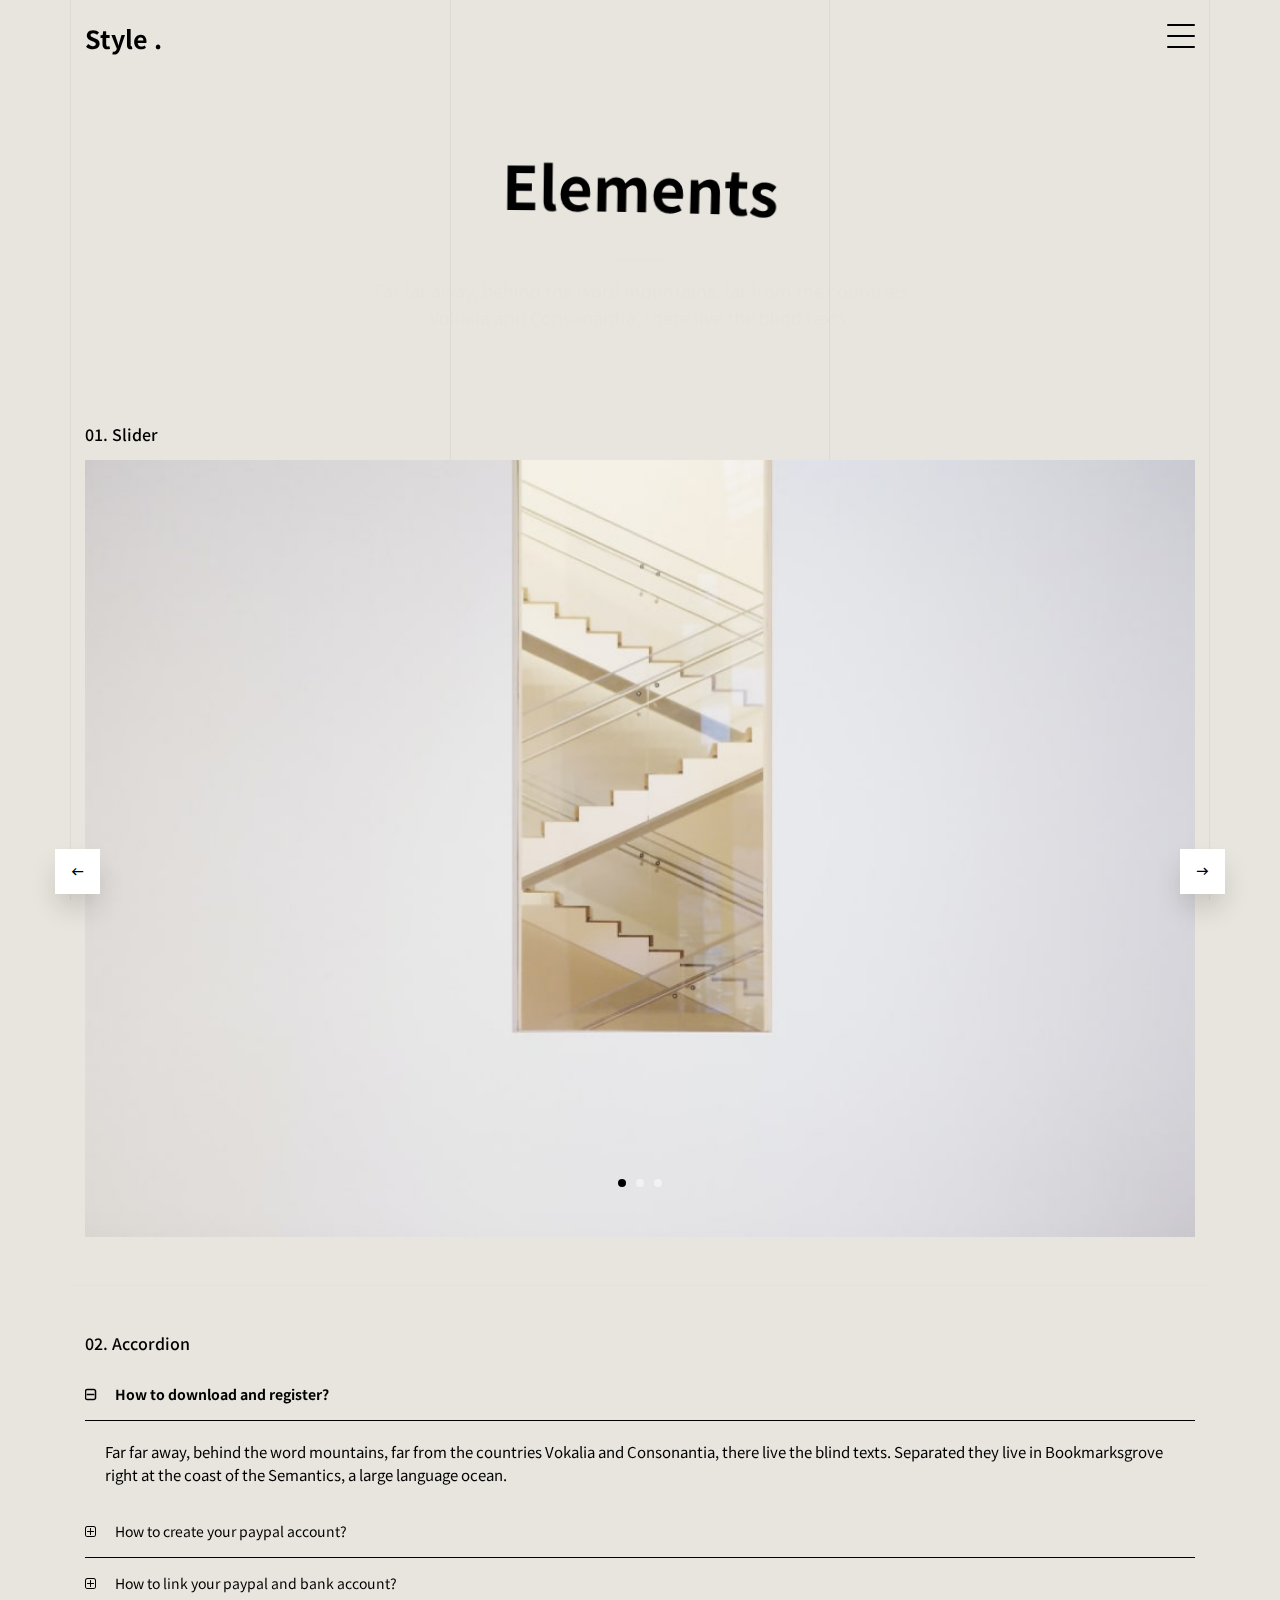
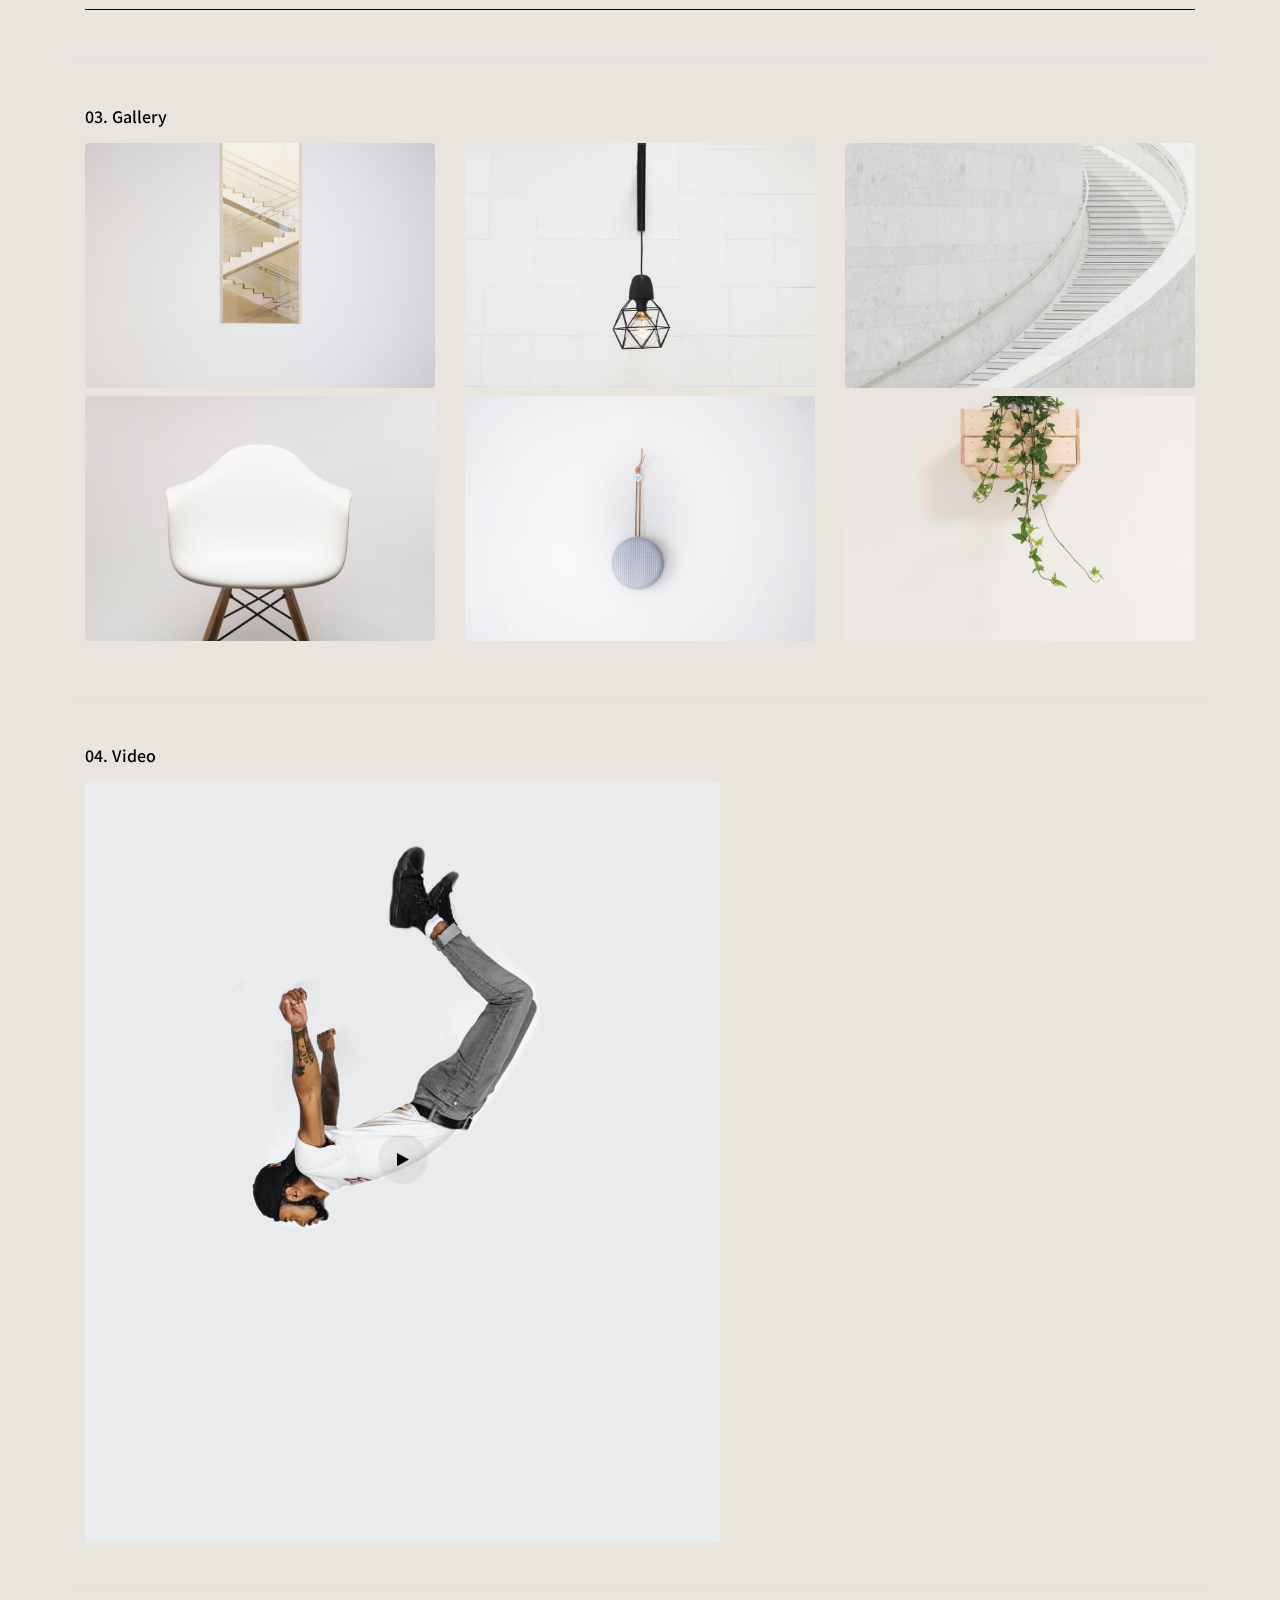
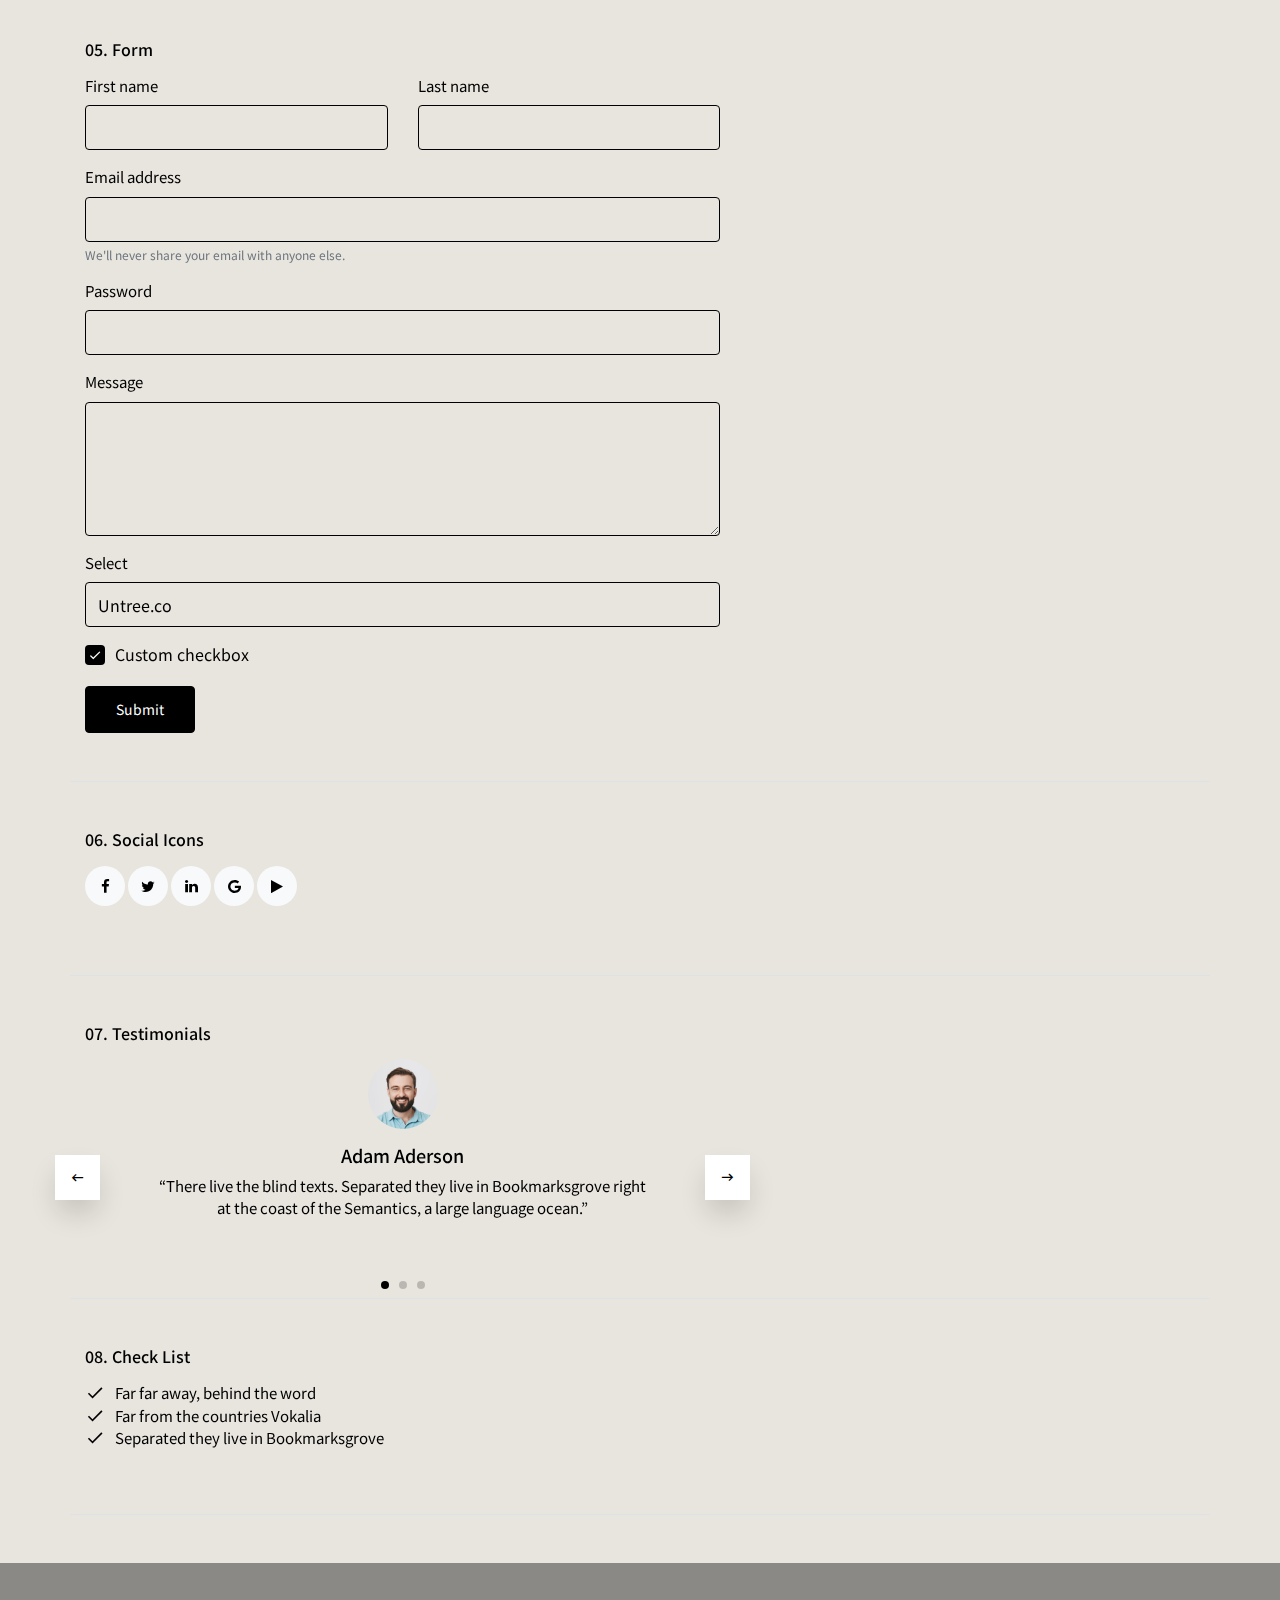
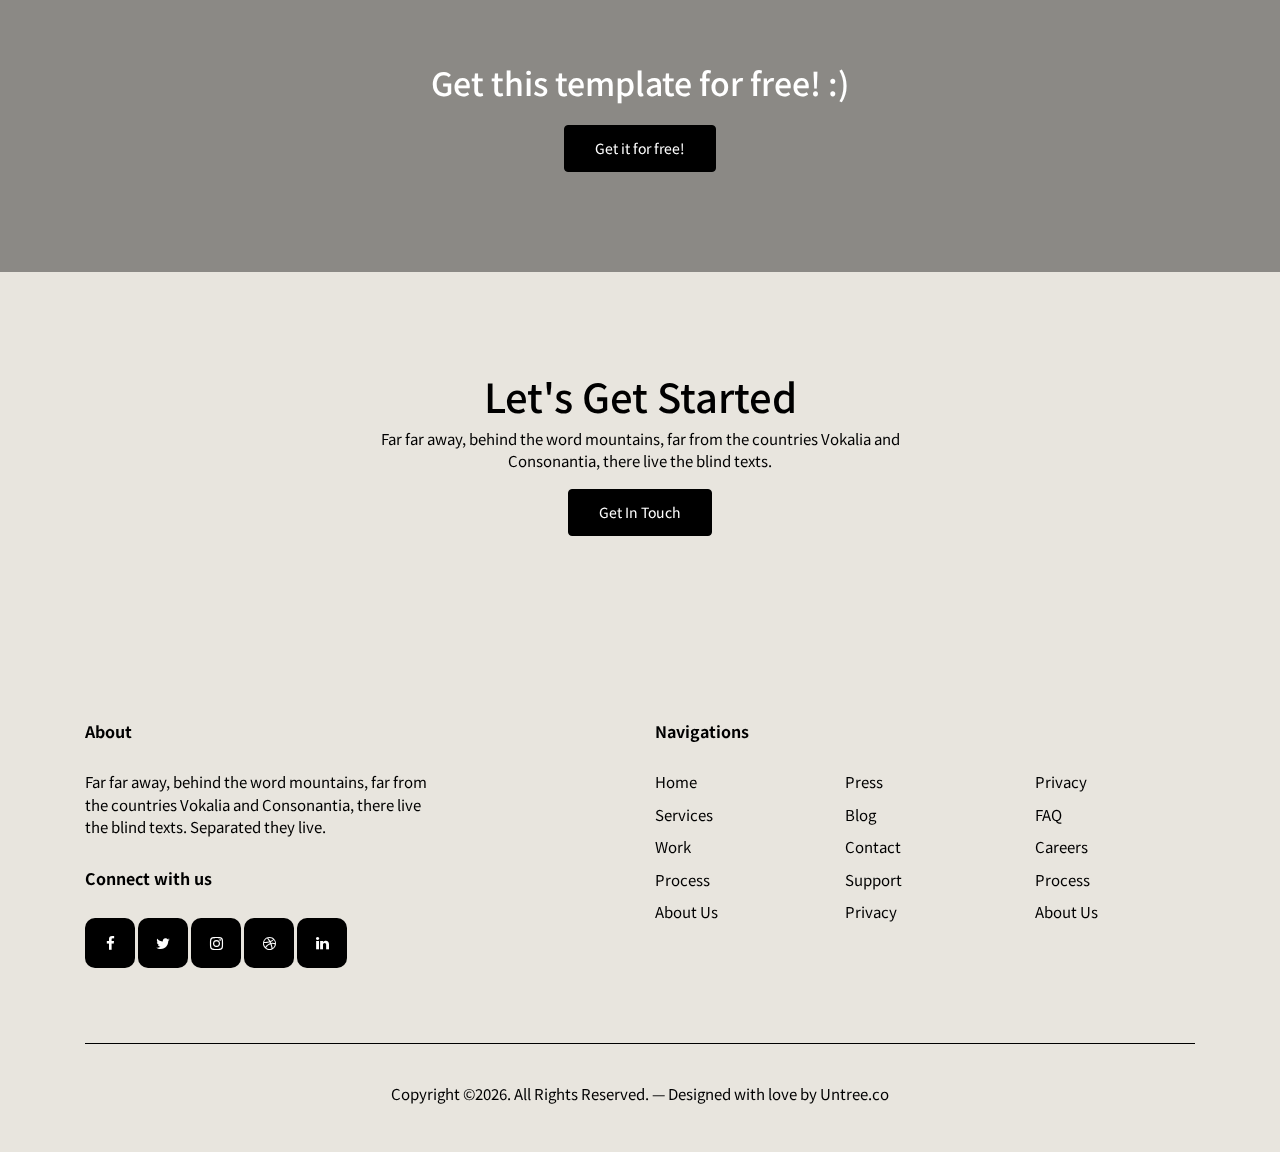
<file: elements.html>
<!-- /*
* Template Name: Style
* Template Author: Untree.co
* Tempalte URI: https://untree.co/
* License: https://creativecommons.org/licenses/by/3.0/
*/ -->
<!doctype html>
<html lang="en">
<head>
  <meta charset="utf-8">
  <meta name="viewport" content="width=device-width, initial-scale=1, shrink-to-fit=no">
  <meta name="author" content="Untree.co">
  <link rel="shortcut icon" href="favicon.png">

  <meta name="description" content="" />
  <meta name="keywords" content="free template, bootstrap, bootstrap4" />

  <link rel="preconnect" href="https://fonts.gstatic.com">
  <link href="https://fonts.googleapis.com/css2?family=Crimson+Text:ital@0;1&family=Playfair+Display:ital,wght@0,400;0,700;1,400;1,700&display=swap" rel="stylesheet">
  
  <link rel="stylesheet" href="css/bootstrap.min.css">
  <link rel="stylesheet" href="css/animate.min.css">
  <link rel="stylesheet" href="css/owl.carousel.min.css">
  <link rel="stylesheet" href="css/owl.theme.default.min.css">
  <link rel="stylesheet" href="fonts/icomoon/style.css">
  <link rel="stylesheet" href="fonts/feather/style.css">
  <link rel="stylesheet" href="fonts/flaticon/font/flaticon.css">
  <link rel="stylesheet" href="css/jquery.fancybox.min.css">
  <link rel="stylesheet" href="css/aos.css">
  <link rel="stylesheet" href="css/style.css">

  <title>Style Free HTML Template by Untree.co</title>
</head>
<body>
  <div class="lines-wrap">
    <div class="lines-inner">
      <div class="lines"></div>
    </div>
  </div>
  <!-- END lines -->


  <div class="site-mobile-menu site-navbar-target">
    <div class="site-mobile-menu-header">
      <div class="site-mobile-menu-close">
        <span class="icofont-close js-menu-toggle"></span>
      </div>
    </div>
    <div class="site-mobile-menu-body"></div>
  </div>


  <nav class="site-nav">
    <div class="container">
      <div class="site-navigation">
        <a href="index.html" class="logo float-left m-0">Style <span class="text-primary">.</span></a>

        <ul class="js-clone-nav d-none d-lg-inline-noone text-left site-menu">
          <li><a href="index.html">Home</a></li>
          <li class="has-children">
            <a href="#">Pages</a>
            <ul class="dropdown">
              <li><a href="portfolio.html">Portfolio</a></li>
              <li><a href="blog.html">Blog</a></li>
              <li><a href="single.html">Single</a></li>
              <li><a href="about.html">About</a></li>
              <li><a href="contact.html">Contact</a></li>

              <li class="has-children">
                <a href="#">Menu Two</a>
                <ul class="dropdown">
                  <li><a href="#">Sub Menu One</a></li>
                  <li><a href="#">Sub Menu Two</a></li>
                  <li><a href="#">Sub Menu Three</a></li>
                </ul>
              </li>
              <li><a href="#">Menu Three</a></li>
            </ul>
          </li>
          <li class="active"><a href="elements.html">Elements</a></li>
          <li><a href="about.html">About</a></li>
          <li><a href="contact.html">Contact Us</a></li>
        </ul>

        <a href="#" class="burger ml-auto float-right site-menu-toggle js-menu-toggle d-inline-block d-lg-block" data-toggle="collapse" data-target="#main-navbar">
          <span></span>
        </a>

      </div>
    </div>
  </nav>


  <div class="custom-hero">
    <div class="container">
      <div class="row justify-content-center">
        <div class="col-lg-6">
          <h1 class="hero-heading">Elements</h1>
          <div  class="line js-line mx-auto mb-3 my-3"></div>
          <p class="sub-text">Far far away, behind the word mountains, far from the countries Vokalia and Consonantia, there live the blind texts.</p>
        </div>
      </div>
    </div>
  </div>

  <div class="container pt-5 pb-5 mb-5 border-bottom">
    <div class="row">
      <div class="col-lg-12">
        <h1 class="h6 mb-3 text-black">01. Slider</h1>
      </div>
      <div class="col-lg-12">
        <div class="main-slider owl-single dots-absolute owl-carousel">
          <img src="images/img_h_1-min.jpg" alt="Image" class="img-fluid">
          <img src="images/img_h_2-min.jpg" alt="Image" class="img-fluid">
          <img src="images/img_h_3-min.jpg" alt="Image" class="img-fluid">
        </div>
      </div>
    </div>
  </div>


  <div class="container pb-5 mb-5 border-bottom">
    <div class="row">
      <div class="col-lg-12">
        <h1 class="h6 mb-3 text-black">02. Accordion</h1>
      </div>
      <div class="col-lg-12">
        <div class="custom-accordion" id="accordion_1">
          <div class="accordion-item">
            <h2 class="mb-0">
              <button class="btn btn-link" type="button" data-toggle="collapse" data-target="#collapseOne" aria-expanded="true" aria-controls="collapseOne">How to download and register?</button>
            </h2>

            <div id="collapseOne" class="collapse show" aria-labelledby="headingOne" data-parent="#accordion_1">
              <div class="accordion-body">
                Far far away, behind the word mountains, far from the countries Vokalia and Consonantia, there live the blind texts. Separated they live in Bookmarksgrove right at the coast of the Semantics, a large language ocean.
              </div>
            </div>
          </div> <!-- .accordion-item -->

          <div class="accordion-item">
            <h2 class="mb-0">
              <button class="btn btn-link collapsed" type="button" data-toggle="collapse" data-target="#collapseTwo" aria-expanded="false" aria-controls="collapseTwo">How to create your paypal account?</button>
            </h2>
            <div id="collapseTwo" class="collapse" aria-labelledby="headingTwo" data-parent="#accordion_1">
              <div class="accordion-body">
                A small river named Duden flows by their place and supplies it with the necessary regelialia. It is a paradisematic country, in which roasted parts of sentences fly into your mouth.
              </div>
            </div>
          </div> <!-- .accordion-item -->
          <div class="accordion-item">
            <h2 class="mb-0">
              <button class="btn btn-link collapsed" type="button" data-toggle="collapse" data-target="#collapseThree" aria-expanded="false" aria-controls="collapseThree">How to link your paypal and bank account?</button>
            </h2>

            <div id="collapseThree" class="collapse" aria-labelledby="headingThree" data-parent="#accordion_1">
              <div class="accordion-body">
                When she reached the first hills of the Italic Mountains, she had a last view back on the skyline of her hometown Bookmarksgrove, the headline of Alphabet Village and the subline of her own road, the Line Lane. Pityful a rethoric question ran over her cheek, then she continued her way.
              </div>
            </div>

          </div> <!-- .accordion-item -->

        </div>
      </div>
    </div>
  </div>

  <div class="container pb-5 mb-5 border-bottom">
    <div class="row">
      <div class="col-lg-12">
        <h1 class="h6 mb-3 text-black">03. Gallery</h1>
      </div>
      <div class="col-lg-12">
        <div class="row gutter-1 gallery">
          <div class="col-4">
            <a href="images/img_h_1-min.jpg" class="gal-item" data-fancybox="gal"><img src="images/img_h_1-min.jpg" alt="Image" class="img-fluid"></a>
          </div>
          <div class="col-4">
            <a href="images/img_h_2-min.jpg" class="gal-item" data-fancybox="gal"><img src="images/img_h_2-min.jpg" alt="Image" class="img-fluid"></a>
          </div>
          <div class="col-4">
            <a href="images/img_h_3-min.jpg" class="gal-item" data-fancybox="gal"><img src="images/img_h_3-min.jpg" alt="Image" class="img-fluid"></a>
          </div>
          <div class="col-4">
            <a href="images/img_h_4-min.jpg" class="gal-item" data-fancybox="gal"><img src="images/img_h_4-min.jpg" alt="Image" class="img-fluid"></a>
          </div>
          <div class="col-4">
            <a href="images/img_h_5-min.jpg" class="gal-item" data-fancybox="gal"><img src="images/img_h_5-min.jpg" alt="Image" class="img-fluid"></a>
          </div>
          <div class="col-4">
            <a href="images/img_h_6-min.jpg" class="gal-item" data-fancybox="gal"><img src="images/img_h_6-min.jpg" alt="Image" class="img-fluid"></a>
          </div>
        </div>
      </div>
    </div>
  </div>

  <div class="container pb-5 mb-5 border-bottom">
    <div class="row">
      <div class="col-lg-12">
        <h1 class="h6 mb-3 text-black">04. Video</h1>
      </div>
      <div class="col-lg-7">
        <a href="https://vimeo.com/342333493" data-fancybox class="video-wrap">
          <span class="play-wrap"><span class="icon-play"></span></span>
          <img src="images/img_v_7-min.jpg" alt="Image" class="img-fluid rounded">
        </a>
      </div>
    </div>
  </div>

  <div class="container pb-5 mb-5 border-bottom">
    <div class="row">
      <div class="col-lg-12">
        <h1 class="h6 mb-3 text-black">05. Form</h1>
      </div>
      <div class="col-lg-7">
        <form>
          <div class="row">
            <div class="col-md-6">
              <div class="form-group">
                <label class="text-black" for="fname">First name</label>
                <input type="text" class="form-control" id="fname">
              </div>
            </div>
            <div class="col-md-6">
              <div class="form-group">
                <label class="text-black" for="lname">Last name</label>
                <input type="text" class="form-control" id="lname">
              </div>
            </div>
          </div>
          <div class="form-group">
            <label class="text-black" for="email">Email address</label>
            <input type="email" class="form-control" id="email" aria-describedby="emailHelp">
            <small id="emailHelp" class="form-text text-muted">We'll never share your email with anyone else.</small>
          </div>
          <div class="form-group">
            <label class="text-black" for="password">Password</label>
            <input type="password" class="form-control" id="password">
          </div>
          <div class="form-group">
            <label class="text-black" for="message">Message</label>
            <textarea name="" class="form-control" id="message" cols="30" rows="5"></textarea>
          </div>
          <div class="form-group">
            <label class="text-black" for="select">Select</label>

            <select name="" id="select" class="custom-select">
              <option value="">Untree.co</option>
              <option value="">Offers high quality free template</option>
            </select>

          </div>
          <div class="form-group">
            <label class="control control--checkbox">
              <span class="caption">Custom checkbox</span>
              <input type="checkbox" checked="checked"/>
              <div class="control__indicator"></div>
            </label>
          </div>
          <button type="submit" class="btn btn-primary">Submit</button>
        </form>
      </div>
    </div>
  </div>

  <div class="container pb-5 mb-5 border-bottom">
    <div class="row">
      <div class="col-lg-12">
        <h1 class="h6 mb-3 text-black">06. Social Icons</h1>
      </div>
      <div class="col-lg-7">
        <ul class="list-unstyled social-icons light">
          <li><a href="#"><span class="icon-facebook"></span></a></li>
          <li><a href="#"><span class="icon-twitter"></span></a></li>
          <li><a href="#"><span class="icon-linkedin"></span></a></li>
          <li><a href="#"><span class="icon-google"></span></a></li>
          <li><a href="#"><span class="icon-play"></span></a></li>
        </ul>
      </div>
    </div>
  </div>

  <div class="container pb-5 mb-5 border-bottom">
    <div class="row">
      <div class="col-lg-12">
        <h1 class="h6 mb-3 text-black">07. Testimonials</h1>
      </div>
      <div class="col-lg-7">
        <div class="main-slider owl-single owl-carousel">
          <div class="testimonial mx-auto">
            <figure class="img-wrap">
              <img src="images/person_2-min.jpg" alt="Image" class="img-fluid">
            </figure>
            <h3 class="name">Adam Aderson</h3>
            <blockquote>
              <p>&ldquo;There live the blind texts. Separated they live in Bookmarksgrove right at the coast of the Semantics, a large language ocean.&rdquo;</p>
            </blockquote>
          </div>

          <div class="testimonial mx-auto">
            <figure class="img-wrap">
              <img src="images/person_3-min.jpg" alt="Image" class="img-fluid">
            </figure>
            <h3 class="name">Lukas Devlin</h3>
            <blockquote>
              <p>&ldquo;There live the blind texts. Separated they live in Bookmarksgrove right at the coast of the Semantics, a large language ocean.&rdquo;</p>
            </blockquote>
          </div>

          <div class="testimonial mx-auto">
            <figure class="img-wrap">
              <img src="images/person_4-min.jpg" alt="Image" class="img-fluid">
            </figure>
            <h3 class="name">Kayla Bryant</h3>
            <blockquote>
              <p>&ldquo;There live the blind texts. Separated they live in Bookmarksgrove right at the coast of the Semantics, a large language ocean.&rdquo;</p>
            </blockquote>
          </div>

        </div>
      </div>
    </div>
  </div>

  <div class="container pb-5 mb-5 border-bottom">
    <div class="row">
      <div class="col-lg-12">
        <h1 class="h6 mb-3 text-black">08. Check List</h1>
      </div>
      <div class="col-lg-7">
        <ul class="list-unstyled list-check primary">
          <li>Far far away, behind the word</li>
          <li>Far from the countries Vokalia</li>
          <li>Separated they live in Bookmarksgrove</li>
        </ul>
      </div>
    </div>
  </div>


  <div class="site-section overlay site-cover-2" style="background-image: url('images/img_v_3-min.jpg')" data-stellar-background-ratio="0.5">
    <div class="container">
      <div class="row">
        <div class="col-lg-7 mx-auto text-center">
          <h2 class="text-white mb-4">Get this template for free! :)</h2>
          <p class="mb-0"><a href="https://untree.co/" rel="noopener" class="btn btn-primary">Get it for free!</a></p>
        </div>
      </div>
    </div>
  </div>


  <div class="custom-hero section">
    <div class="container">
      <div class="row justify-content-center">
        <div class="col-lg-6">
          <h1>Let's Get Started</h1>
          <p>Far far away, behind the word mountains, far from the countries Vokalia and Consonantia, there live the blind texts.</p>
          <p><a href="#" class="btn btn-primary">Get In Touch</a></p>
        </div>
      </div>
    </div>
  </div>

  <div class="site-footer">
    <div class="container">
      <div class="row justify-content-between">
        <div class="col-lg-4">
          <div class="widget">
            <h3>About</h3>
            <p>Far far away, behind the word mountains, far from the countries Vokalia and Consonantia, there live the blind texts. Separated they live.</p>
          </div>
          <div class="widget">
            <h3>Connect with us</h3>
            <ul class="social list-unstyled">
              <li><a href="#"><span class="icon-facebook"></span></a></li>
              <li><a href="#"><span class="icon-twitter"></span></a></li>
              <li><a href="#"><span class="icon-instagram"></span></a></li>
              <li><a href="#"><span class="icon-dribbble"></span></a></li>
              <li><a href="#"><span class="icon-linkedin"></span></a></li>
            </ul>
          </div>
        </div>
        <div class="col-lg-6">
          <div class="row">
            <div class="col-12">
              <div class="widget">
                <h3>Navigations</h3>
              </div>
            </div>
            <div class="col-6 col-sm-6 col-md-4">
              <div class="widget">
                <ul class="links list-unstyled">
                  <li><a href="#">Home</a></li>
                  <li><a href="#">Services</a></li>
                  <li><a href="#">Work</a></li>
                  <li><a href="#">Process</a></li>
                  <li><a href="#">About Us</a></li>
                </ul>
              </div>
            </div>
            <div class="col-6 col-sm-6 col-md-4">
              <div class="widget">
                <ul class="links list-unstyled">
                  <li><a href="#">Press</a></li>
                  <li><a href="#">Blog</a></li>
                  <li><a href="#">Contact</a></li>
                  <li><a href="#">Support</a></li>
                  <li><a href="#">Privacy</a></li>
                </ul>
              </div>
            </div>
            <div class="col-6 col-sm-6 col-md-4">
              <div class="widget">
                <ul class="links list-unstyled">
                  <li><a href="#">Privacy</a></li>
                  <li><a href="#">FAQ</a></li>
                  <li><a href="#">Careers</a></li>
                  <li><a href="#">Process</a></li>
                  <li><a href="#">About Us</a></li>
                </ul>
              </div>
            </div>
          </div>
        </div>
      </div>

      <div class="row justify-content-center text-center copyright">
        <div class="col-md-8">
          <p>Copyright &copy;<script>document.write(new Date().getFullYear());</script>. All Rights Reserved. &mdash; Designed with love by <a href="https://untree.co">Untree.co</a> <!-- License information: https://untree.co/license/ -->
          </p>
        </div>
      </div>
    </div>
  </div>


  <div id="overlayer"></div>
  <div class="loader">
    <div class="spinner-border" role="status">
      <span class="sr-only">Loading...</span>
    </div>
  </div>

  <script src="js/jquery-3.5.1.min.js"></script>
  <script src="js/jquery-migrate-3.0.0.min.js"></script>
  <script src="js/popper.min.js"></script>
  <script src="js/bootstrap.min.js"></script>
  <script src="js/owl.carousel.min.js"></script>
  <script src="js/aos.js"></script>
  <script src="js/imagesloaded.pkgd.js"></script>
  <script src="js/isotope.pkgd.min.js"></script>
  <script src="js/jquery.animateNumber.min.js"></script>
  <script src="js/jquery.stellar.min.js"></script>
  <script src="js/jarallax.min.js"></script>
  <script src="js/jarallax-element.min.js"></script>
  <script src="js/jquery.waypoints.min.js"></script>
  <script src="js/jquery.fancybox.min.js"></script>

  <script src="js/jquery.lettering.js"></script>


  <script src="js/TweenMax.min.js"></script>
  <script src="js/ScrollMagic.min.js"></script>
  <script src="js/scrollmagic.animation.gsap.min.js"></script>
  <script src="js/debug.addIndicators.min.js"></script>


  <script src="js/custom.js"></script>

  
</body>
</html>
</file>
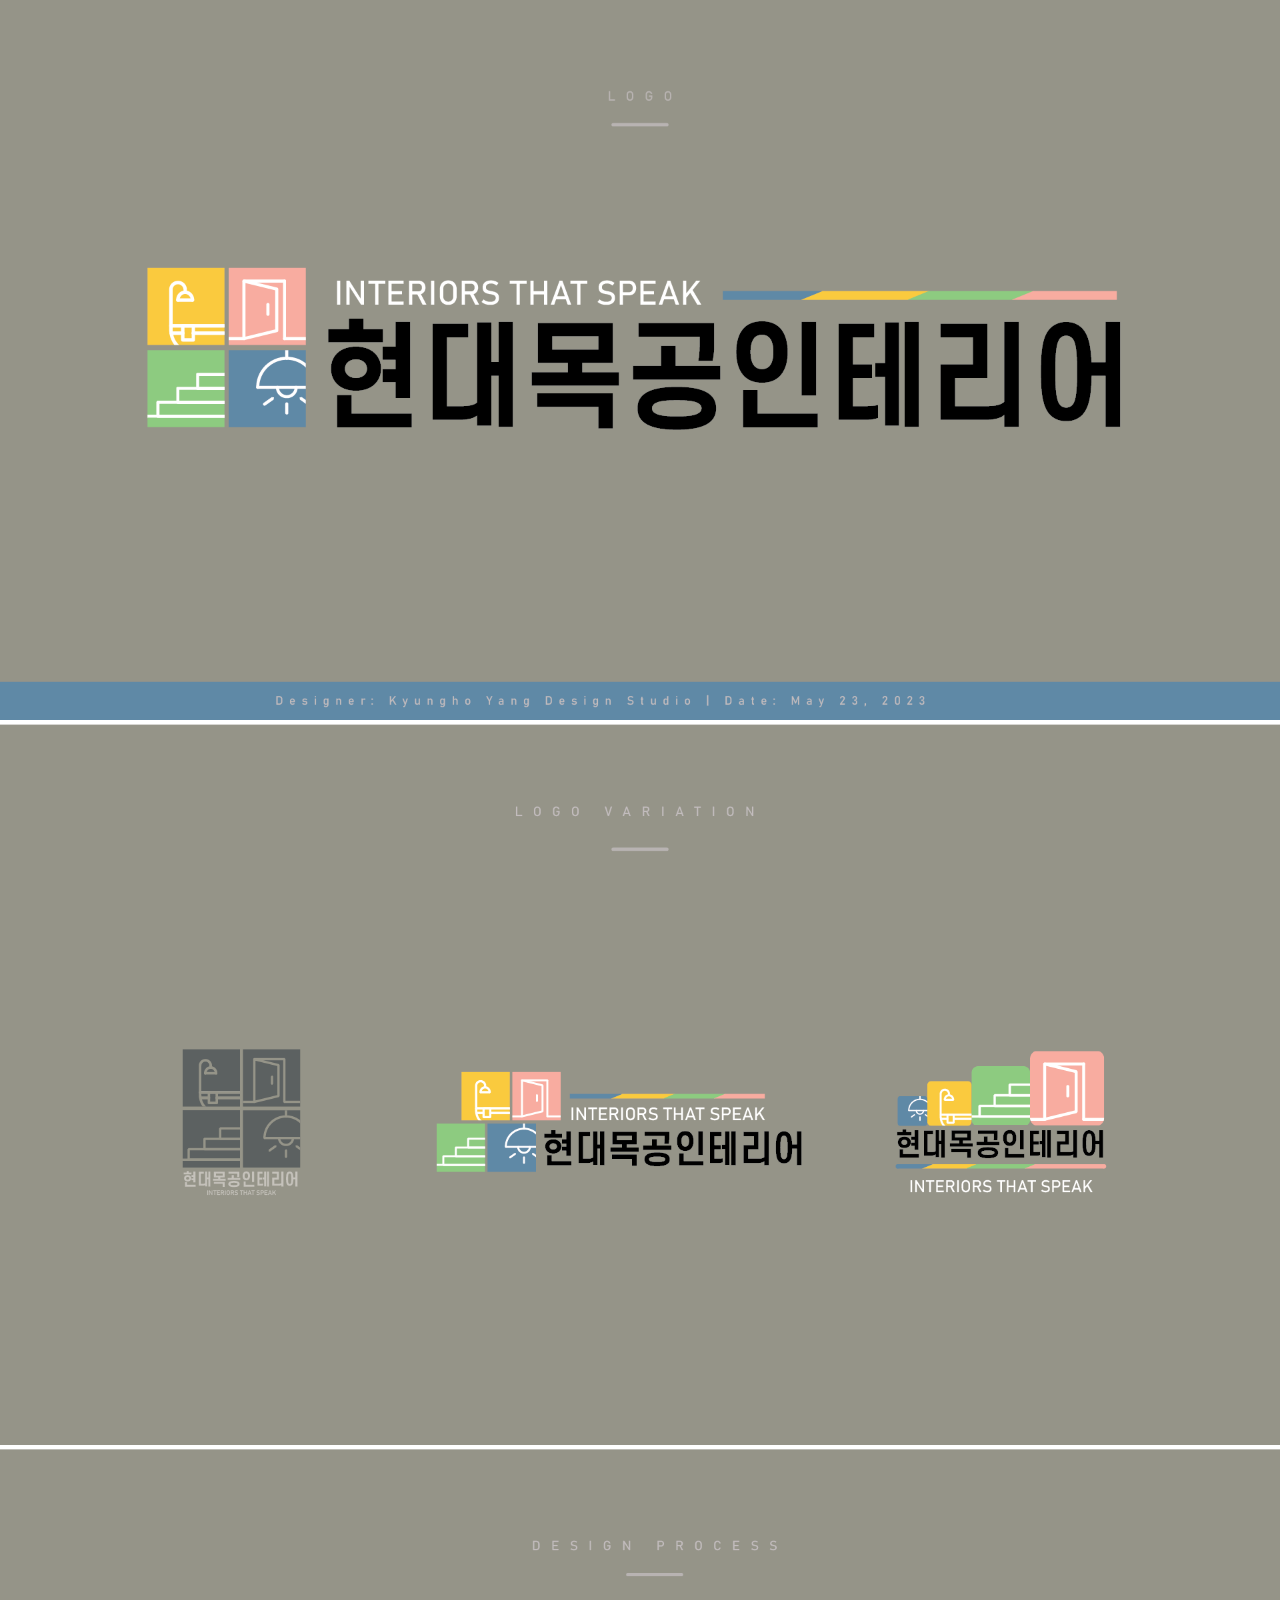
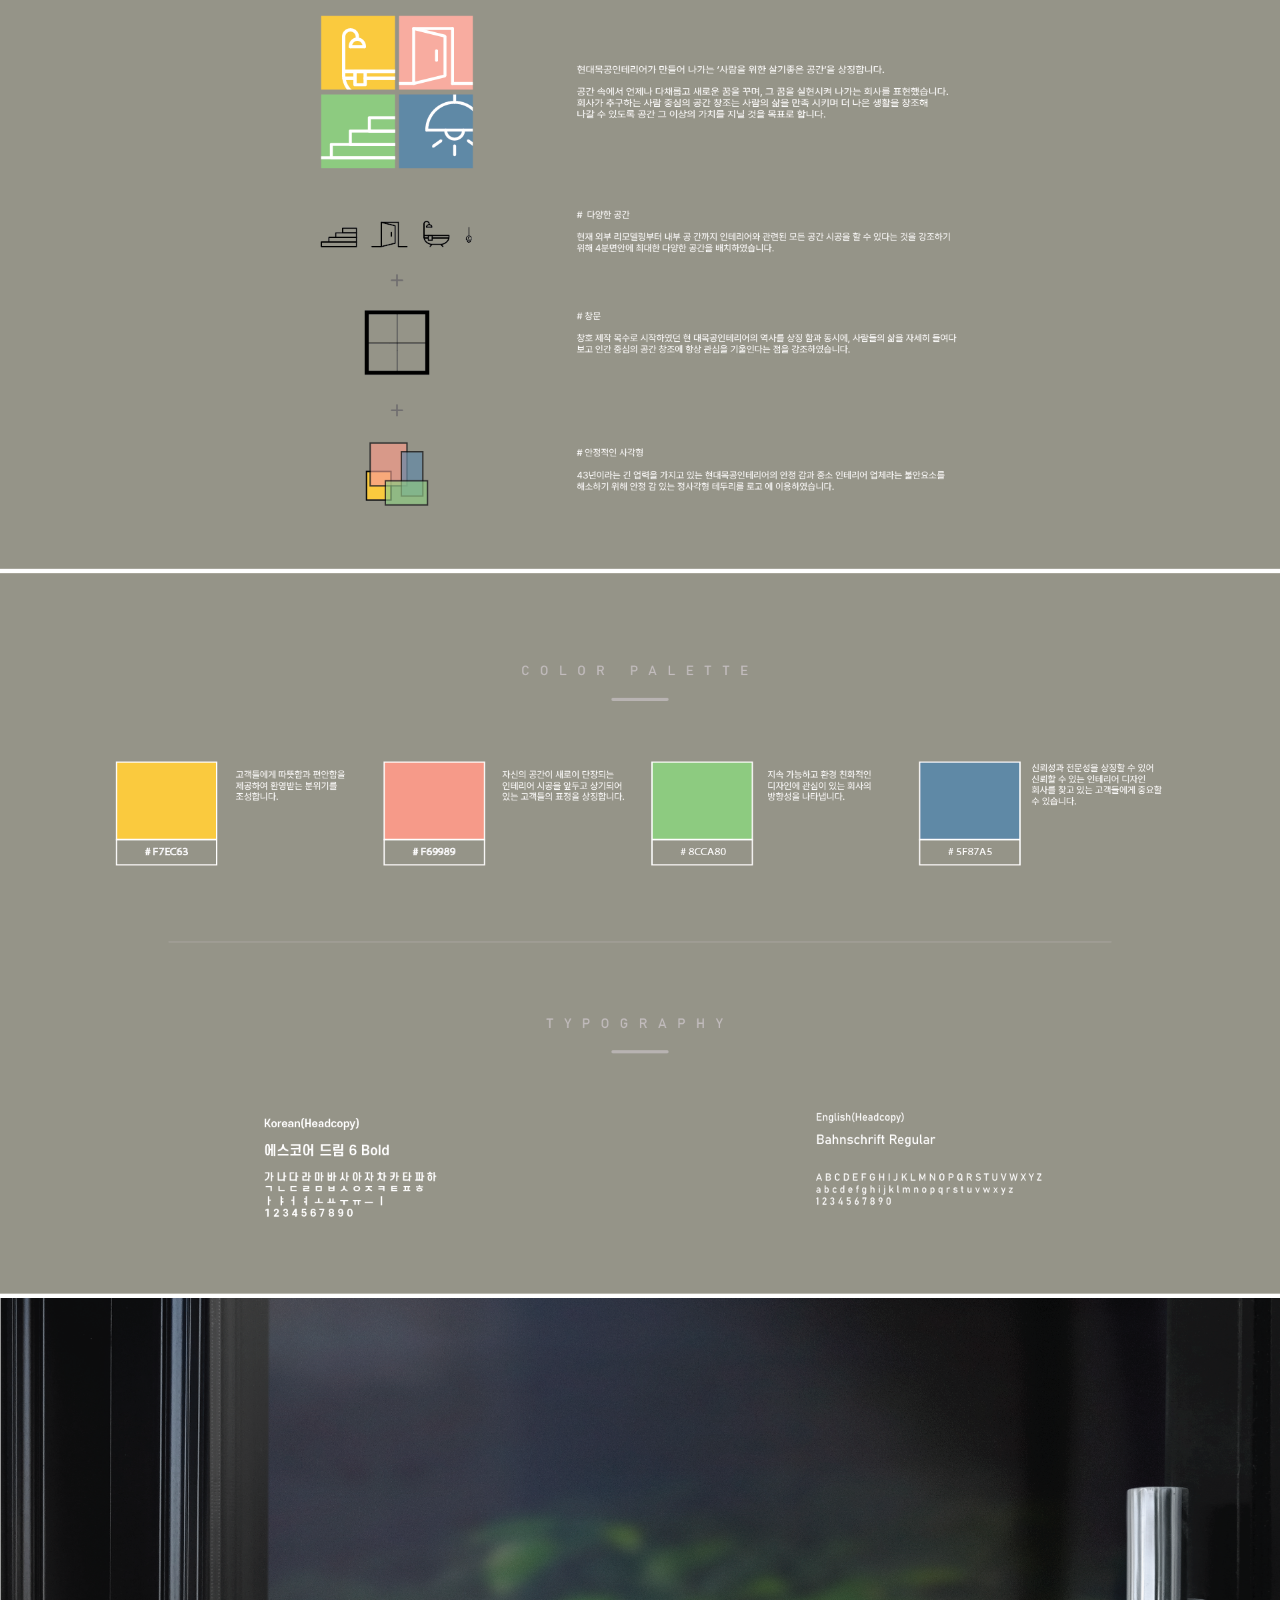
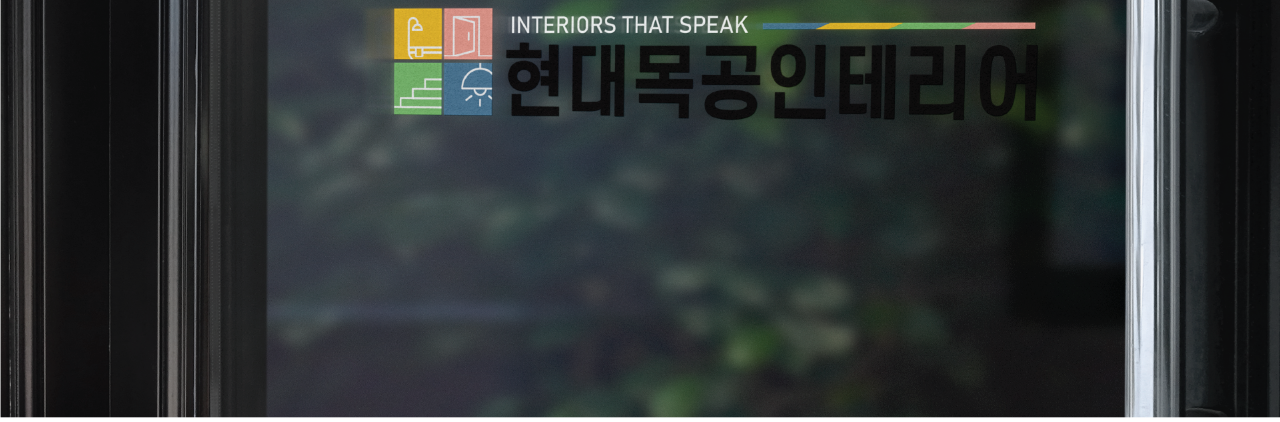
<file: logo_brand.html>
<!DOCTYPE html>
<html lang="en">
<head>
    <meta charset="UTF-8">
    <meta name="viewport" content="width=device-width, initial-scale=1.0">
    <title>Logo Design & Brand Concept Board</title>
</head>
<style>
    *{
        margin: 0;
        padding: 0;
        width: 100%;
    }
    .images{
        width: 100%;
    }
</style>
<body>
    <section>
        <div class="images">
            <img src="./images/logo_brand01.png" alt="">
            <img src="./images/logo_brand02.png" alt="">
            <img src="./images/logo_brand03.png" alt="">
            <img src="./images/logo_brand04.png" alt="">
            <img src="./images/logo_brand05.png" alt="">
        </div>
    </section>
    
</body>
</html>
</file>
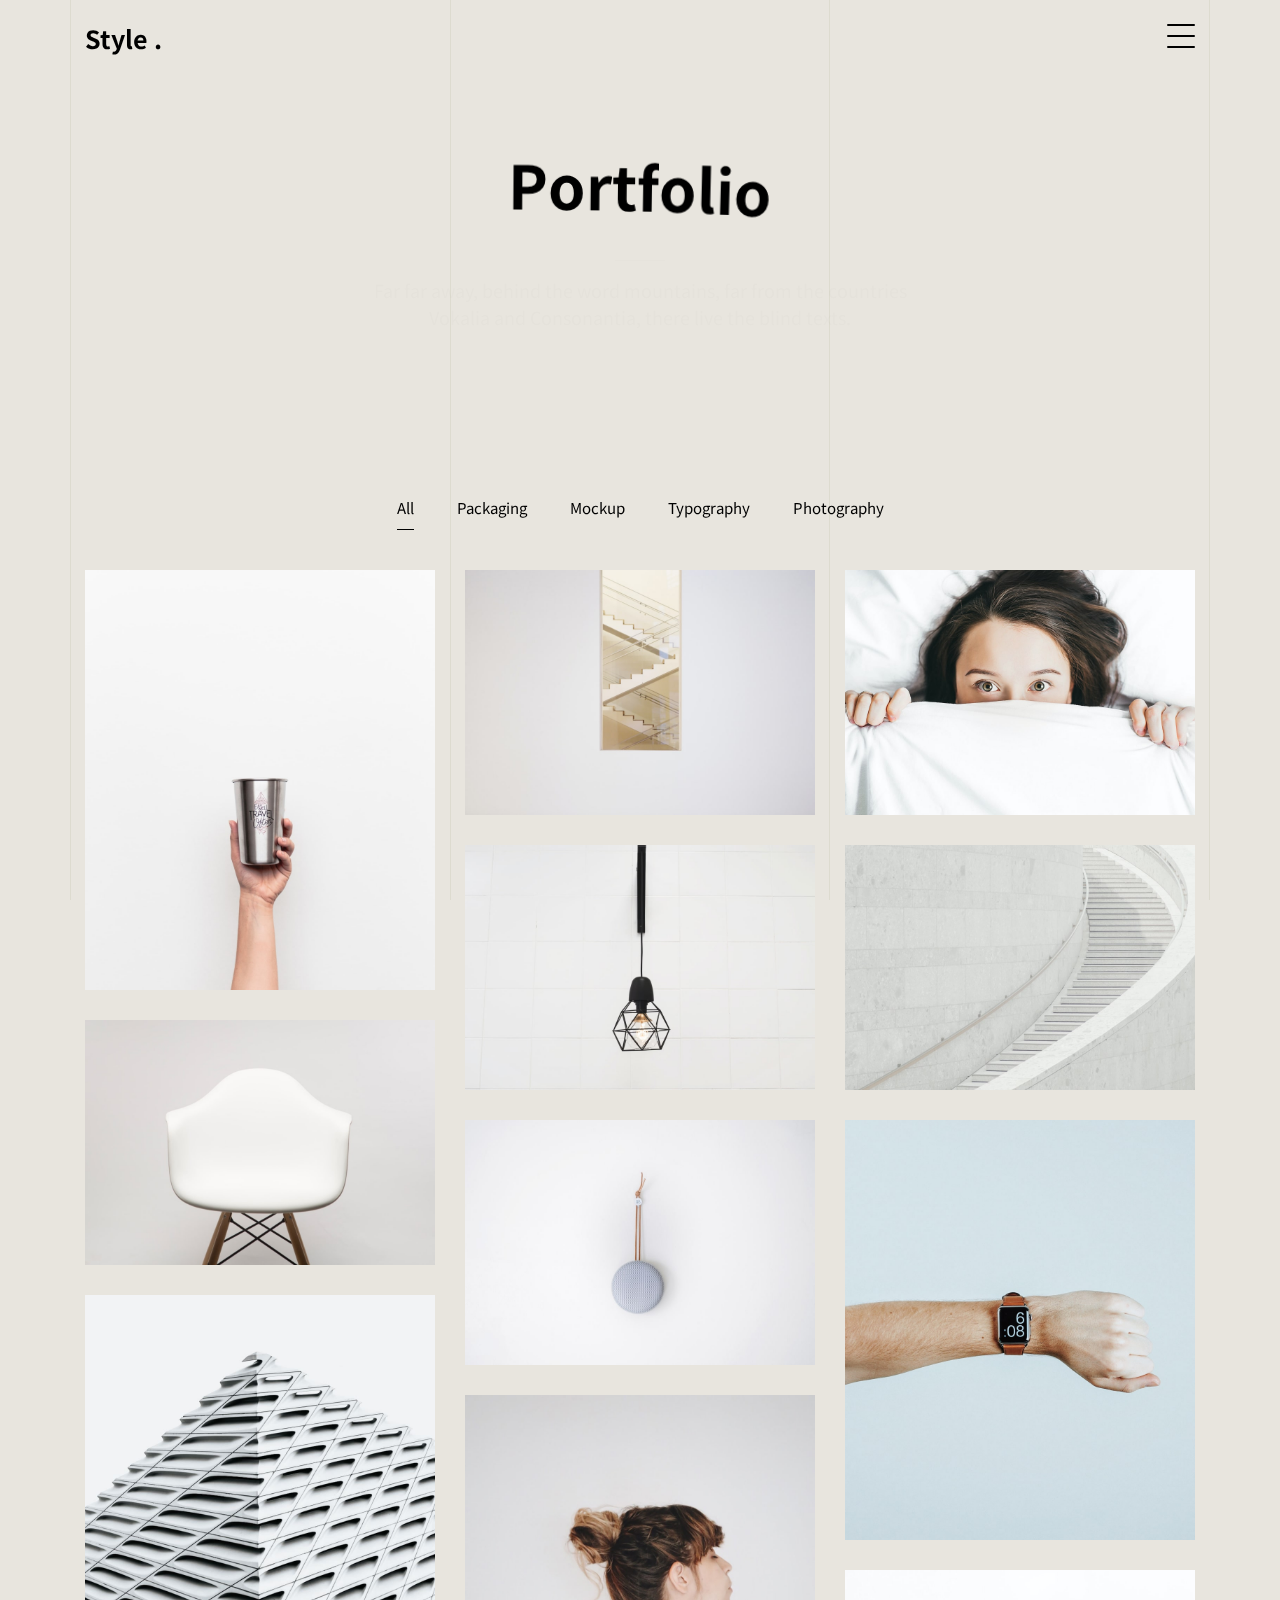
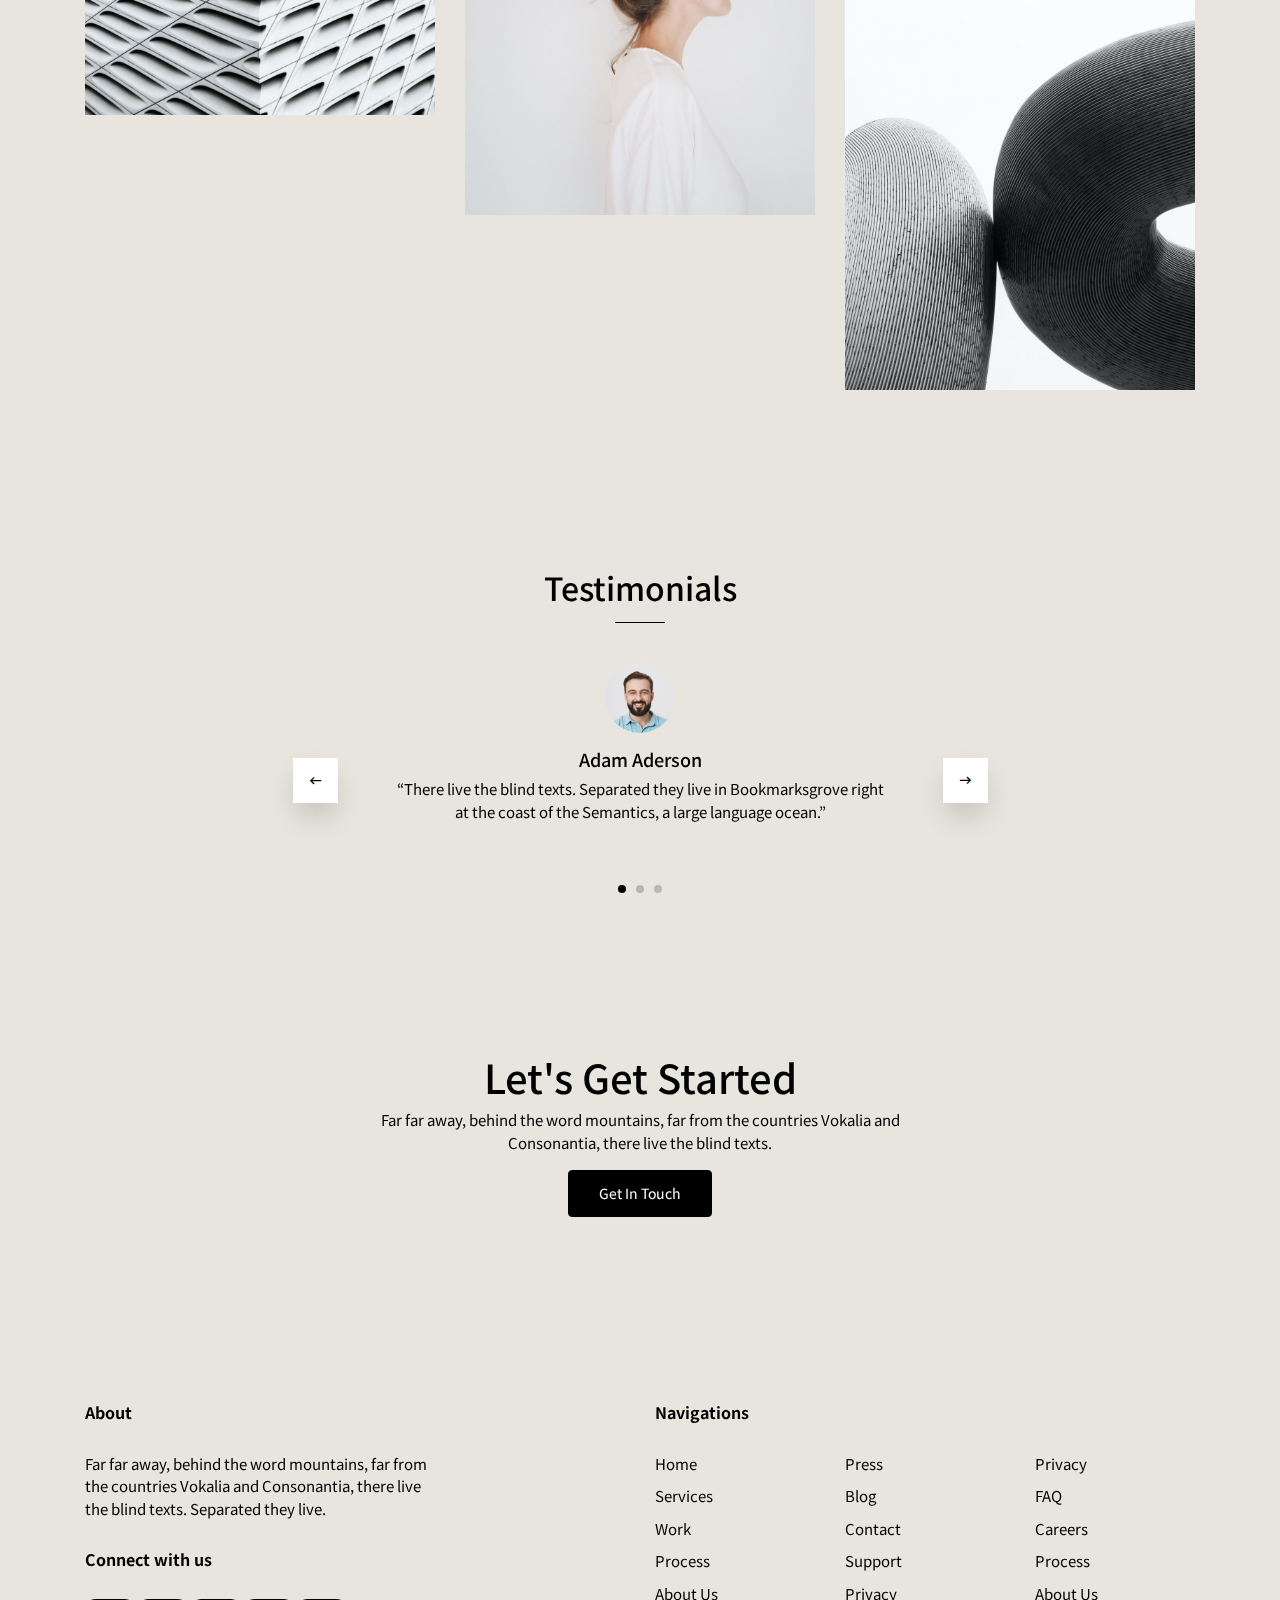
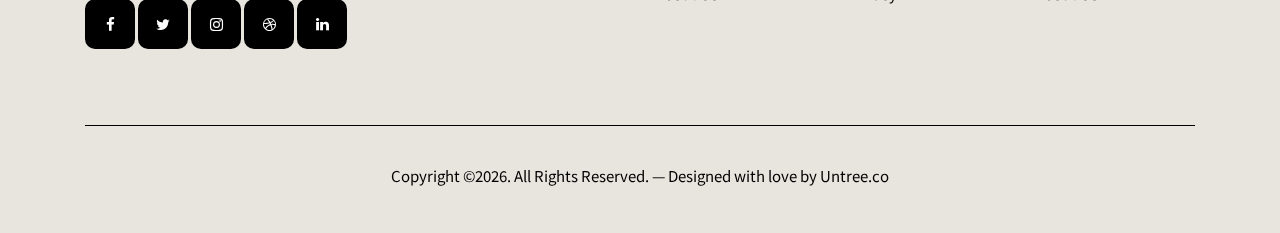
<file: portfolio.html>
<!-- /*
* Template Name: Style
* Template Author: Untree.co
* Tempalte URI: https://untree.co/
* License: https://creativecommons.org/licenses/by/3.0/
*/ -->
<!doctype html>
<html lang="en">
<head>
  <meta charset="utf-8">
  <meta name="viewport" content="width=device-width, initial-scale=1, shrink-to-fit=no">
  <meta name="author" content="Untree.co">
  <link rel="shortcut icon" href="favicon.png">

  <meta name="description" content="" />
  <meta name="keywords" content="free template, bootstrap, bootstrap4" />

  <link rel="preconnect" href="https://fonts.gstatic.com">
  <link href="https://fonts.googleapis.com/css2?family=Crimson+Text:ital@0;1&family=Playfair+Display:ital,wght@0,400;0,700;1,400;1,700&display=swap" rel="stylesheet">
  
  <link rel="stylesheet" href="css/bootstrap.min.css">
  <link rel="stylesheet" href="css/animate.min.css">
  <link rel="stylesheet" href="css/owl.carousel.min.css">
  <link rel="stylesheet" href="css/owl.theme.default.min.css">
  <link rel="stylesheet" href="fonts/icomoon/style.css">
  <link rel="stylesheet" href="fonts/feather/style.css">
  <link rel="stylesheet" href="fonts/flaticon/font/flaticon.css">
  <link rel="stylesheet" href="css/jquery.fancybox.min.css">
  <link rel="stylesheet" href="css/aos.css">
  <link rel="stylesheet" href="css/style.css">

  <title>Style Free HTML Template by Untree.co</title>
</head>
<body>
  <div class="lines-wrap">
    <div class="lines-inner">
      <div class="lines"></div>
    </div>
  </div>
  <!-- END lines -->


  <div class="site-mobile-menu site-navbar-target">
    <div class="site-mobile-menu-header">
      <div class="site-mobile-menu-close">
        <span class="icofont-close js-menu-toggle"></span>
      </div>
    </div>
    <div class="site-mobile-menu-body"></div>
  </div>


  <nav class="site-nav">
    <div class="container">
      <div class="site-navigation">
        <a href="index.html" class="logo float-left m-0">Style <span class="text-primary">.</span></a>

        <ul class="js-clone-nav d-none d-lg-inline-noone text-left site-menu">
          <li><a href="index.html">Home</a></li>
          <li class="has-children">
            <a href="#">Pages</a>
            <ul class="dropdown">
              <li class="active"><a href="portfolio.html">Portfolio</a></li>
              <li><a href="blog.html">Blog</a></li>
              <li><a href="single.html">Single</a></li>
              <li><a href="about.html">About</a></li>
              <li><a href="contact.html">Contact</a></li>

              <li class="has-children">
                <a href="#">Menu Two</a>
                <ul class="dropdown">
                  <li><a href="#">Sub Menu One</a></li>
                  <li><a href="#">Sub Menu Two</a></li>
                  <li><a href="#">Sub Menu Three</a></li>
                </ul>
              </li>
              <li><a href="#">Menu Three</a></li>
            </ul>
          </li>
          <li class="active"><a href="portfolio.html">Portfolio</a></li>
          <li><a href="elements.html">Elements</a></li>
          <li><a href="about.html">About</a></li>
          <li><a href="contact.html">Contact Us</a></li>
        </ul>

        <a href="#" class="burger ml-auto float-right site-menu-toggle js-menu-toggle d-inline-block d-lg-block" data-toggle="collapse" data-target="#main-navbar">
          <span></span>
        </a>

      </div>
    </div>
  </nav>


  <div class="custom-hero">
    <div class="container">
      <div class="row justify-content-center">
        <div class="col-lg-6">
          <h1 class="hero-heading">Portfolio</h1>
          <div  class="line js-line mx-auto mb-3 my-3"></div>
          <p class="sub-text">Far far away, behind the word mountains, far from the countries Vokalia and Consonantia, there live the blind texts.</p>
        </div>
      </div>
    </div>
  </div>

  <div class="site-section" id="portfolio-section">
    <div class="container">

      <div class="filters" data-aos="fade-up" data-aos-delay="100">
        <ul>
          <li class="active" data-filter="*">All</li>
          <li data-filter=".packaging">Packaging</li>
          <li data-filter=".mockup">Mockup</li>
          <li data-filter=".typography">Typography</li>
          <li data-filter=".photography">Photography</li>
        </ul>
      </div>

      <div class="filters-content mb-5" data-aos="fade-up" data-aos-delay="200">
        <div class="row grid">
          <div class="isotope-card col-sm-4 all mockup">
            <a href="images/img_v_4-min.jpg" data-fancybox="gal">
              <img src="images/img_v_4-min.jpg" alt="Image" class="img-fluid">
              <div class="contents">
                <h3>Card Vol. 3</h3>
                <div class="cat">Mockup</div>
              </div>
            </a>
          </div>

          <div class="isotope-card col-sm-4 all mockup">
            <a href="images/img_h_1-min.jpg" data-fancybox="gal">
              <img src="images/img_h_1-min.jpg" alt="Image" class="img-fluid">
              <div class="contents">
                <h3>Card Vol. 3</h3>
                <div class="cat">Mockup</div>
              </div>
            </a>
          </div>
          <div class="isotope-card col-sm-4 all mockup">
            <a href="images/img_h_8-min.jpg" data-fancybox="gal">
              <img src="images/img_h_8-min.jpg" alt="Image" class="img-fluid">
              <div class="contents">
                <h3>Card Vol. 3</h3>
                <div class="cat">Mockup</div>
              </div>
            </a>
          </div>
          <div class="isotope-card col-sm-4 all typography">
            <a href="images/img_h_2-min.jpg" data-fancybox="gal">
              <img src="images/img_h_2-min.jpg" alt="Image" class="img-fluid">
              <div class="contents">
                <h3>House Design</h3>
                <div class="cat">Typography</div>
              </div>
            </a>

          </div>                            
          <div class="isotope-card col-sm-4 all mockup">
            <a href="images/img_h_3-min.jpg" data-fancybox="gal">
              <img src="images/img_h_3-min.jpg" alt="Image" class="img-fluid">
              <div class="contents">
                <h3>WoW</h3>
                <div class="cat">Mockup</div>
              </div>
            </a>
          </div>
          <div class="isotope-card col-sm-4 all packaging">
            <a href="images/img_h_4-min.jpg" data-fancybox="gal">
              <img src="images/img_h_4-min.jpg" alt="Image" class="img-fluid">
              <div class="contents">
                <h3>Seat</h3>
                <div class="cat">Packaging</div>
              </div>
            </a>
          </div>
          <div class="isotope-card col-sm-4 all typography">
            <a href="images/img_h_5-min.jpg" data-fancybox="gal">
              <img src="images/img_h_5-min.jpg" alt="Image" class="img-fluid">
              <div class="contents">
                <h3>Seat</h3>
                <div class="cat">Packaging</div>
              </div>
            </a>
          </div>
          <div class="isotope-card col-sm-4 all photography">
            <a href="images/img_v_1-min.jpg" data-fancybox="gal">
              <img src="images/img_v_1-min.jpg" alt="Image" class="img-fluid">
              <div class="contents">
                <h3>House Design</h3>
                <div class="cat">Photography</div>
              </div>
            </a>
          </div>
          <div class="isotope-card col-sm-4 all photography">
            <a href="images/img_v_2-min.jpg" data-fancybox="gal">
              <img src="images/img_v_2-min.jpg" alt="Image" class="img-fluid">
              <div class="contents">
                <h3>House Design</h3>
                <div class="cat">Photography</div>
              </div>
            </a>

          </div>

          <div class="isotope-card col-sm-4 all photography">
            <a href="images/img_v_8-min.jpg" data-fancybox="gal">
              <img src="images/img_v_8-min.jpg" alt="Image" class="img-fluid">
              <div class="contents">
                <h3>House Design</h3>
                <div class="cat">Photography</div>
              </div>
            </a>

          </div>
          <div class="isotope-card col-sm-4 all photography">
            <a href="images/img_v_3-min.jpg" data-fancybox="gal">
              <img src="images/img_v_3-min.jpg" alt="Image" class="img-fluid">
              <div class="contents">
                <h3>House Design</h3>
                <div class="cat">Photography</div>
              </div>
            </a>

          </div>

        </div>
      </div>
    </div>
  </div>
  <!-- .untrtee_co-section -->


  
  <div class="section pt-0">
    <div class="container">
      <div class="row mb-4">
        <div class="col-lg-7 mx-auto text-center">
          <h2>Testimonials</h2>
          <div class="line my-3 mx-auto"></div>
        </div>
      </div>
      <div class="row">
        <div class="col-lg-7 mx-auto">
          <div class="main-slider owl-single owl-carousel">
            <div class="testimonial mx-auto">
              <figure class="img-wrap">
                <img src="images/person_2-min.jpg" alt="Image" class="img-fluid">
              </figure>
              <h3 class="name">Adam Aderson</h3>
              <blockquote>
                <p>&ldquo;There live the blind texts. Separated they live in Bookmarksgrove right at the coast of the Semantics, a large language ocean.&rdquo;</p>
              </blockquote>
            </div>

            <div class="testimonial mx-auto">
              <figure class="img-wrap">
                <img src="images/person_3-min.jpg" alt="Image" class="img-fluid">
              </figure>
              <h3 class="name">Lukas Devlin</h3>
              <blockquote>
                <p>&ldquo;There live the blind texts. Separated they live in Bookmarksgrove right at the coast of the Semantics, a large language ocean.&rdquo;</p>
              </blockquote>
            </div>

            <div class="testimonial mx-auto">
              <figure class="img-wrap">
                <img src="images/person_4-min.jpg" alt="Image" class="img-fluid">
              </figure>
              <h3 class="name">Kayla Bryant</h3>
              <blockquote>
                <p>&ldquo;There live the blind texts. Separated they live in Bookmarksgrove right at the coast of the Semantics, a large language ocean.&rdquo;</p>
              </blockquote>
            </div>

          </div>

        </div>
      </div>
    </div>
  </div>


  <div class="custom-hero section">
    <div class="container">
      <div class="row justify-content-center">
        <div class="col-lg-6">
          <h1>Let's Get Started</h1>
          <p>Far far away, behind the word mountains, far from the countries Vokalia and Consonantia, there live the blind texts.</p>
          <p><a href="#" class="btn btn-primary">Get In Touch</a></p>
        </div>
      </div>
    </div>
  </div>

  <div class="site-footer">
    <div class="container">
      <div class="row justify-content-between">
        <div class="col-lg-4">
          <div class="widget">
            <h3>About</h3>
            <p>Far far away, behind the word mountains, far from the countries Vokalia and Consonantia, there live the blind texts. Separated they live.</p>
          </div>
          <div class="widget">
            <h3>Connect with us</h3>
            <ul class="social list-unstyled">
              <li><a href="#"><span class="icon-facebook"></span></a></li>
              <li><a href="#"><span class="icon-twitter"></span></a></li>
              <li><a href="#"><span class="icon-instagram"></span></a></li>
              <li><a href="#"><span class="icon-dribbble"></span></a></li>
              <li><a href="#"><span class="icon-linkedin"></span></a></li>
            </ul>
          </div>
        </div>
        <div class="col-lg-6">
          <div class="row">
            <div class="col-12">
              <div class="widget">
                <h3>Navigations</h3>
              </div>
            </div>
            <div class="col-6 col-sm-6 col-md-4">
              <div class="widget">
                <ul class="links list-unstyled">
                  <li><a href="#">Home</a></li>
                  <li><a href="#">Services</a></li>
                  <li><a href="#">Work</a></li>
                  <li><a href="#">Process</a></li>
                  <li><a href="#">About Us</a></li>
                </ul>
              </div>
            </div>
            <div class="col-6 col-sm-6 col-md-4">
              <div class="widget">
                <ul class="links list-unstyled">
                  <li><a href="#">Press</a></li>
                  <li><a href="#">Blog</a></li>
                  <li><a href="#">Contact</a></li>
                  <li><a href="#">Support</a></li>
                  <li><a href="#">Privacy</a></li>
                </ul>
              </div>
            </div>
            <div class="col-6 col-sm-6 col-md-4">
              <div class="widget">
                <ul class="links list-unstyled">
                  <li><a href="#">Privacy</a></li>
                  <li><a href="#">FAQ</a></li>
                  <li><a href="#">Careers</a></li>
                  <li><a href="#">Process</a></li>
                  <li><a href="#">About Us</a></li>
                </ul>
              </div>
            </div>
          </div>
        </div>
      </div>

      <div class="row justify-content-center text-center copyright">
        <div class="col-md-8">
          <p>Copyright &copy;<script>document.write(new Date().getFullYear());</script>. All Rights Reserved. &mdash; Designed with love by <a href="https://untree.co">Untree.co</a> <!-- License information: https://untree.co/license/ -->
          </p>
        </div>
      </div>
    </div>
  </div>


  <div id="overlayer"></div>
  <div class="loader">
    <div class="spinner-border" role="status">
      <span class="sr-only">Loading...</span>
    </div>
  </div>

  <script src="js/jquery-3.5.1.min.js"></script>
  <script src="js/jquery-migrate-3.0.0.min.js"></script>
  <script src="js/popper.min.js"></script>
  <script src="js/bootstrap.min.js"></script>
  <script src="js/owl.carousel.min.js"></script>
  <script src="js/aos.js"></script>
  <script src="js/imagesloaded.pkgd.js"></script>
  <script src="js/isotope.pkgd.min.js"></script>
  <script src="js/jquery.animateNumber.min.js"></script>
  <script src="js/jquery.stellar.min.js"></script>
  <script src="js/jarallax.min.js"></script>
  <script src="js/jarallax-element.min.js"></script>
  <script src="js/jquery.waypoints.min.js"></script>
  <script src="js/jquery.fancybox.min.js"></script>

  <script src="js/jquery.lettering.js"></script>


  <script src="js/TweenMax.min.js"></script>
  <script src="js/ScrollMagic.min.js"></script>
  <script src="js/scrollmagic.animation.gsap.min.js"></script>
  <script src="js/debug.addIndicators.min.js"></script>


  <script src="js/custom.js"></script>

  
</body>
</html>
</file>
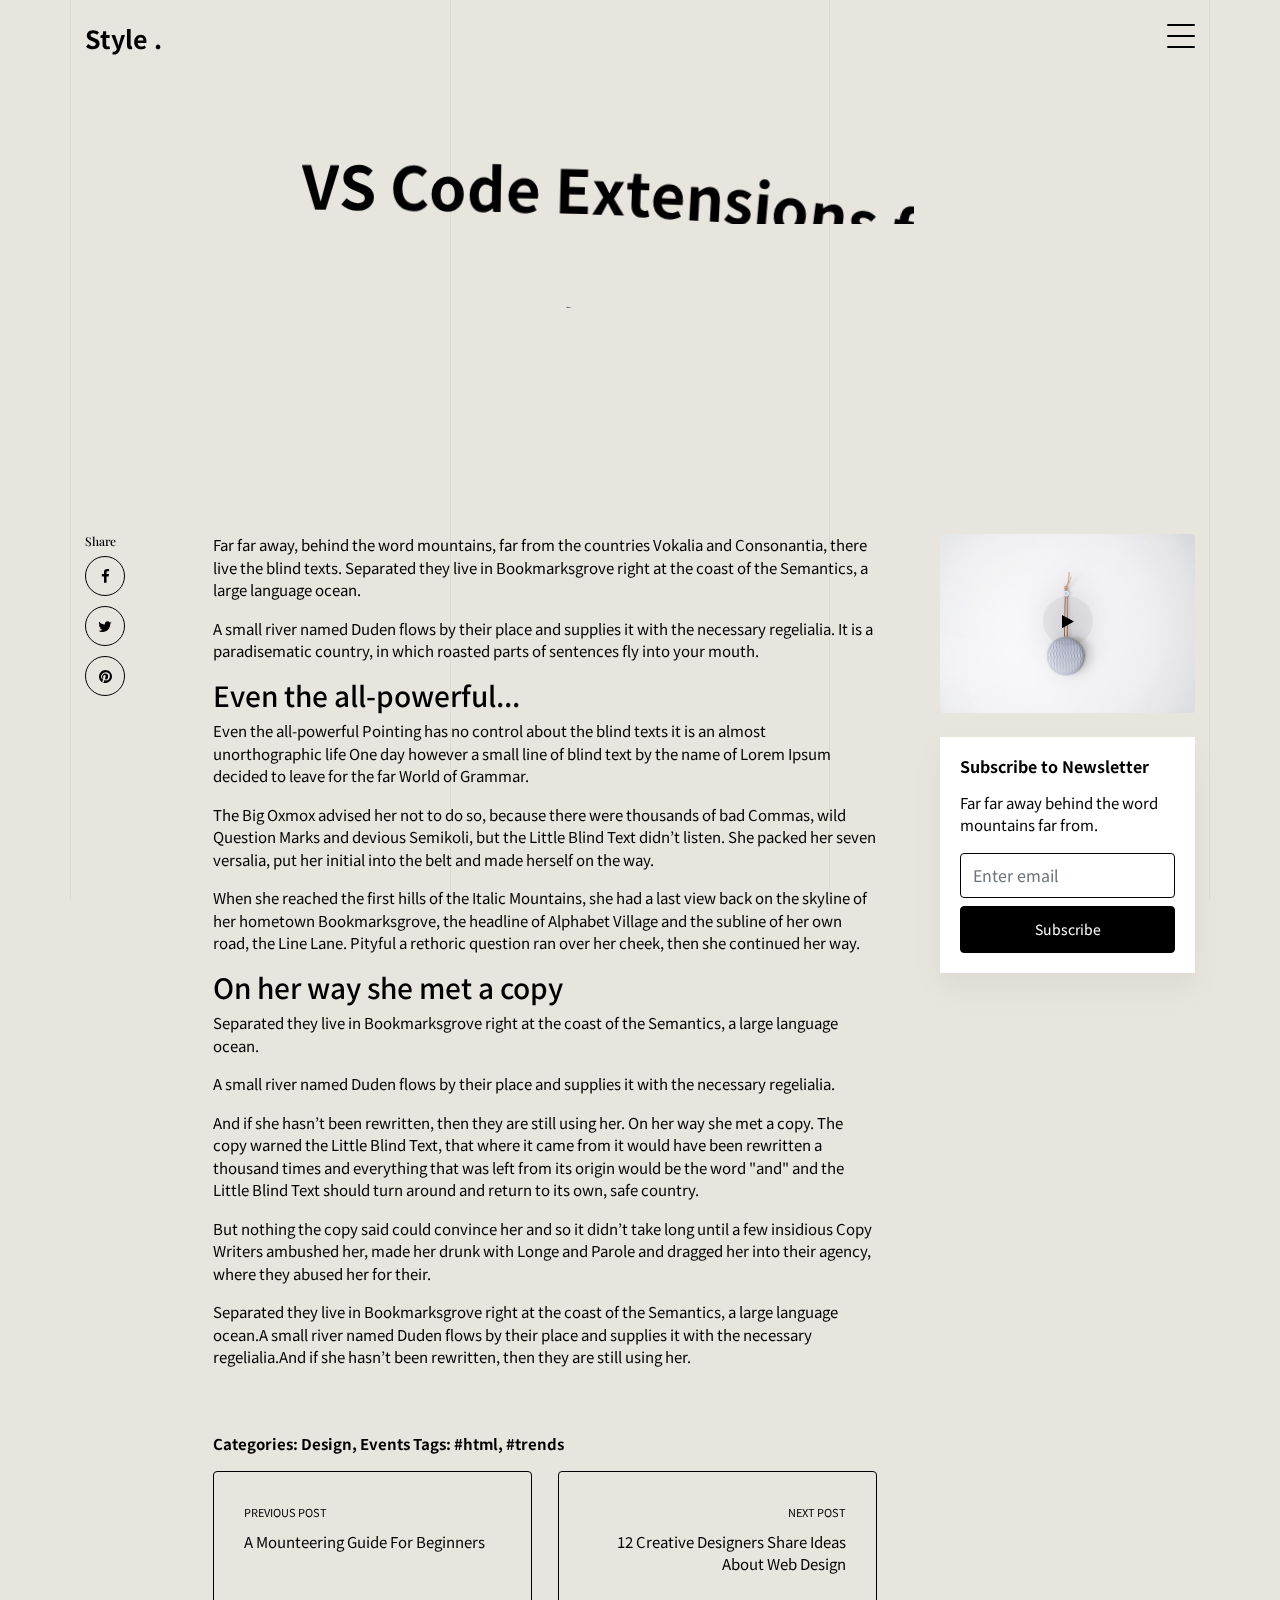
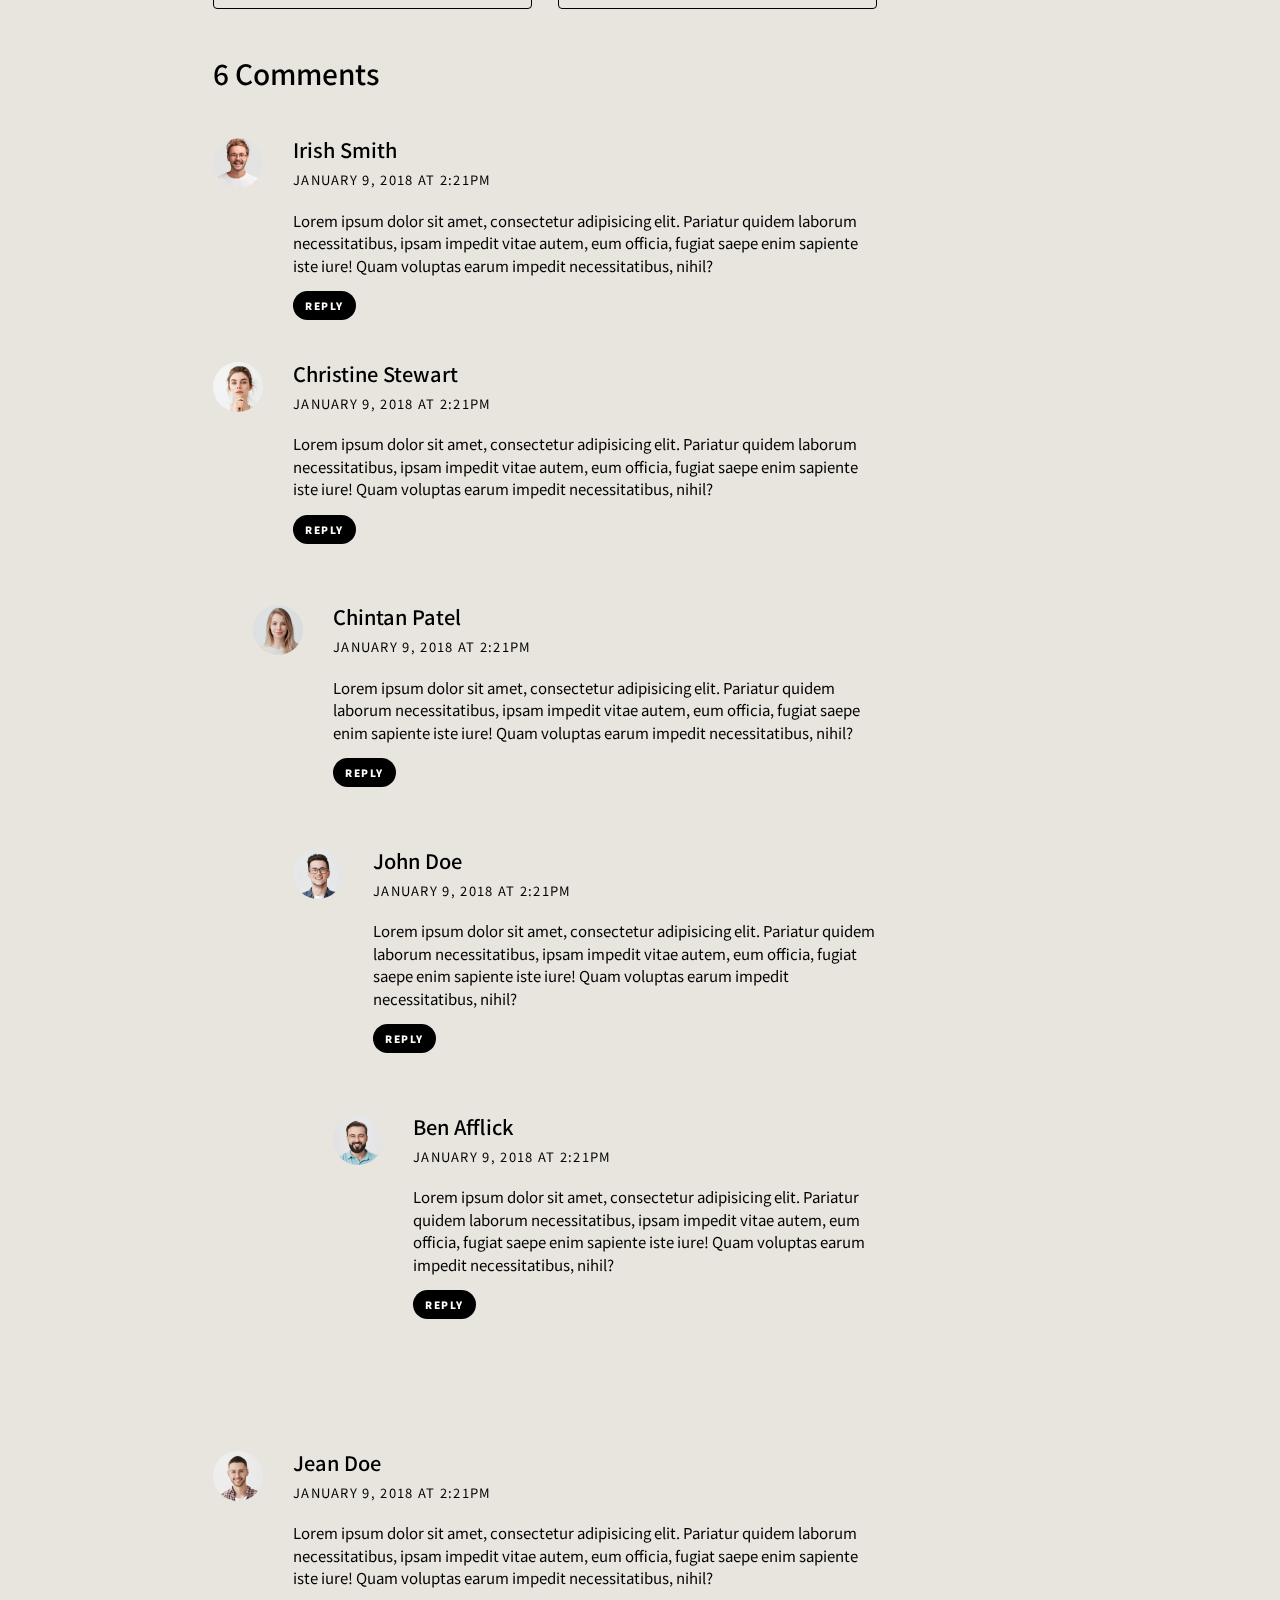
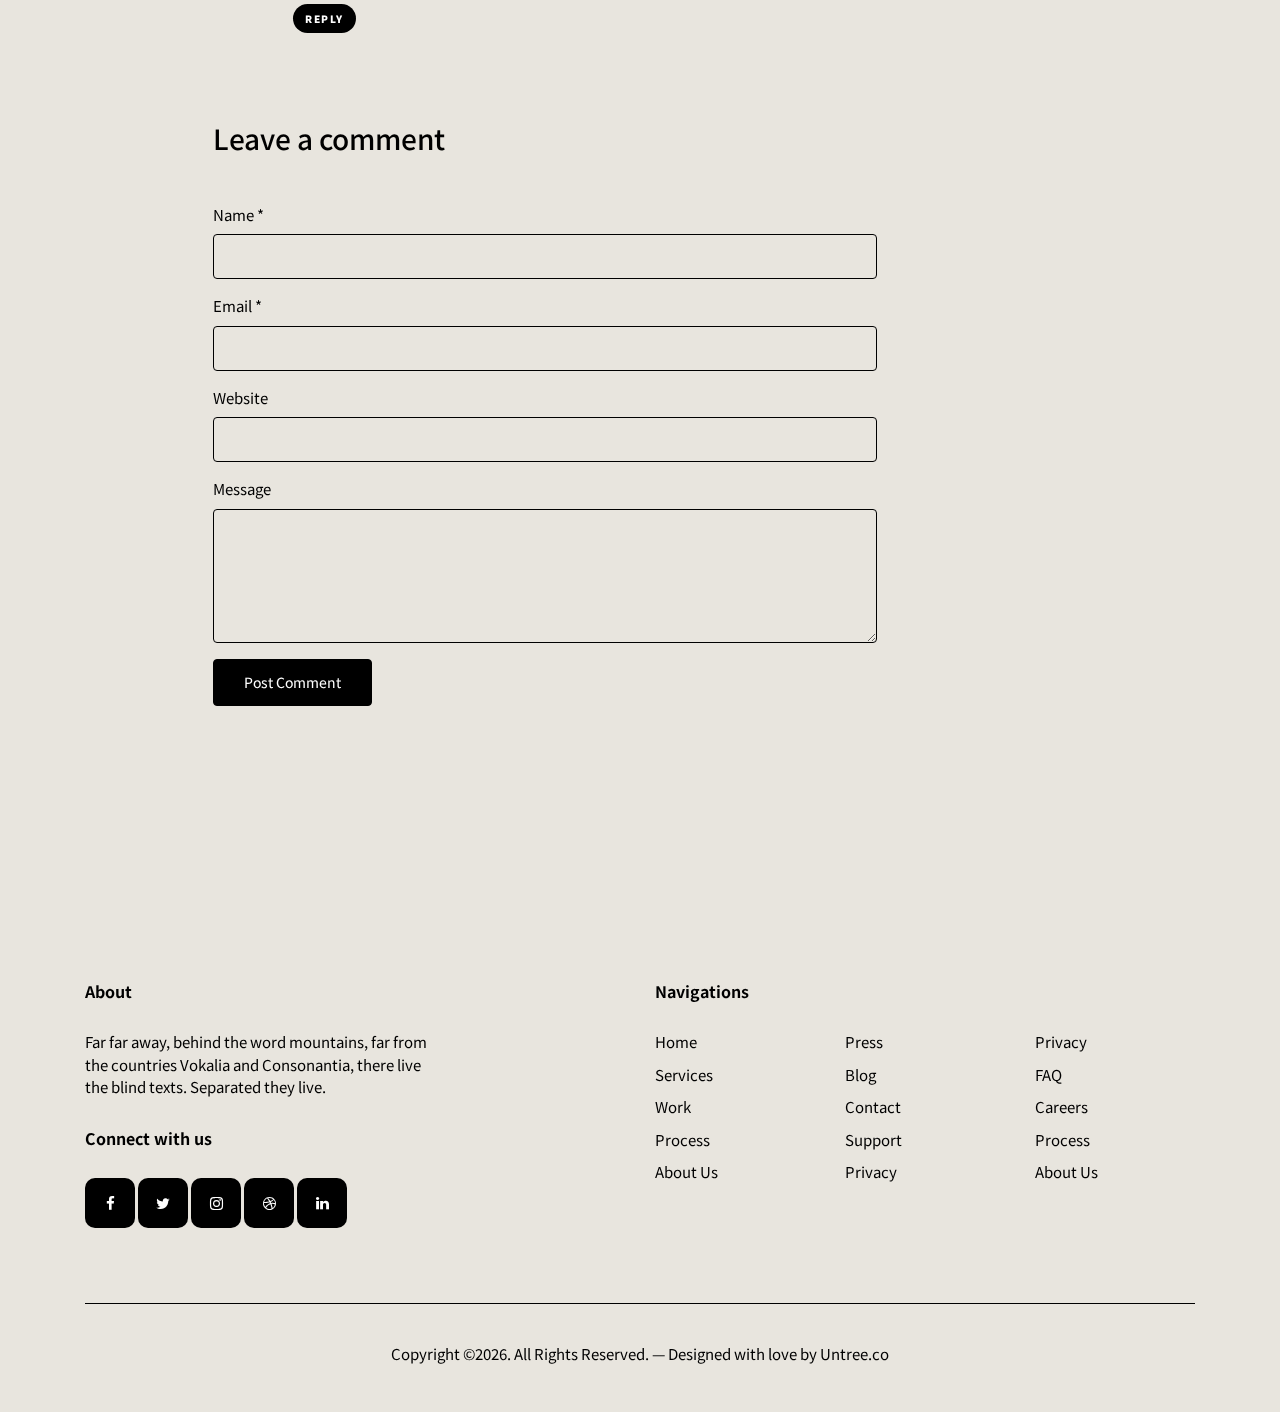
<file: single.html>
<!-- /*
* Template Name: Style
* Template Author: Untree.co
* Tempalte URI: https://untree.co/
* License: https://creativecommons.org/licenses/by/3.0/
*/ -->
<!doctype html>
<html lang="en">
<head>
  <meta charset="utf-8">
  <meta name="viewport" content="width=device-width, initial-scale=1, shrink-to-fit=no">
  <meta name="author" content="Untree.co">
  <link rel="shortcut icon" href="favicon.png">

  <meta name="description" content="" />
  <meta name="keywords" content="free template, bootstrap, bootstrap4" />

  <link rel="preconnect" href="https://fonts.gstatic.com">
  <link href="https://fonts.googleapis.com/css2?family=Crimson+Text:ital@0;1&family=Playfair+Display:ital,wght@0,400;0,700;1,400;1,700&display=swap" rel="stylesheet">
  
  <link rel="stylesheet" href="css/bootstrap.min.css">
  <link rel="stylesheet" href="css/animate.min.css">
  <link rel="stylesheet" href="css/owl.carousel.min.css">
  <link rel="stylesheet" href="css/owl.theme.default.min.css">
  <link rel="stylesheet" href="fonts/icomoon/style.css">
  <link rel="stylesheet" href="fonts/feather/style.css">
  <link rel="stylesheet" href="fonts/flaticon/font/flaticon.css">
  <link rel="stylesheet" href="css/jquery.fancybox.min.css">
  <link rel="stylesheet" href="css/aos.css">
  <link rel="stylesheet" href="css/style.css">

  <title>Style Free HTML Template by Untree.co</title>
</head>
<body>
  <div class="lines-wrap">
    <div class="lines-inner">
      <div class="lines"></div>
    </div>
  </div>
  <!-- END lines -->


  <div class="site-mobile-menu site-navbar-target">
    <div class="site-mobile-menu-header">
      <div class="site-mobile-menu-close">
        <span class="icofont-close js-menu-toggle"></span>
      </div>
    </div>
    <div class="site-mobile-menu-body"></div>
  </div>


  <nav class="site-nav">
    <div class="container">
      <div class="site-navigation">
        <a href="index.html" class="logo float-left m-0">Style <span class="text-primary">.</span></a>

        <ul class="js-clone-nav d-none d-lg-inline-noone text-left site-menu">
          <li><a href="index.html">Home</a></li>
          <li class="has-children">
            <a href="#">Pages</a>
            <ul class="dropdown">
              <li><a href="portfolio.html">Portfolio</a></li>
              <li class="active"><a href="blog.html">Blog</a></li>
              <li><a href="single.html">Single</a></li>
              <li><a href="about.html">About</a></li>
              <li><a href="contact.html">Contact</a></li>

              <li class="has-children">
                <a href="#">Menu Two</a>
                <ul class="dropdown">
                  <li><a href="#">Sub Menu One</a></li>
                  <li><a href="#">Sub Menu Two</a></li>
                  <li><a href="#">Sub Menu Three</a></li>
                </ul>
              </li>
              <li><a href="#">Menu Three</a></li>
            </ul>
          </li>
          <li><a href="portfolio.html">Portfolio</a></li>
          <li><a href="elements.html">Elements</a></li>
          <li><a href="about.html">About</a></li>
          <li><a href="contact.html">Contact Us</a></li>
        </ul>

        <a href="#" class="burger ml-auto float-right site-menu-toggle js-menu-toggle d-inline-block d-lg-block" data-toggle="collapse" data-target="#main-navbar">
          <span></span>
        </a>

      </div>
    </div>
  </nav>


  <div class="custom-hero">
    <div class="container">
      <div class="row justify-content-center">
        <div class="col-lg-8">
          <h1 class="hero-heading">VS Code Extensions for HTML</h1>
          <div  class="line js-line mx-auto mb-3 my-3"></div>
          <p class="sub-text">By Joefrey Mahusay <span class="mx-3">&bullet;</span> on Jun 13, 2021 </p>
        </div>
      </div>
    </div>
  </div>

  <div class="site-section">
    <div class="container article">
      <div class="row justify-content-center align-items-stretch">

        <article class="col-lg-8 order-lg-2 px-lg-5">
          <p>Far far away, behind the word mountains, far from the countries Vokalia and Consonantia, there live the blind texts. Separated they live in Bookmarksgrove right at the coast of the Semantics, a large language ocean.</p>

          <p>A small river named Duden flows by their place and supplies it with the necessary regelialia. It is a paradisematic country, in which roasted parts of sentences fly into your mouth.</p>

          <h3>Even the all-powerful...</h3>
          <p>Even the all-powerful Pointing has no control about the blind texts it is an almost unorthographic life One day however a small line of blind text by the name of Lorem Ipsum decided to leave for the far World of Grammar.</p>

          <p>The Big Oxmox advised her not to do so, because there were thousands of bad Commas, wild Question Marks and devious Semikoli, but the Little Blind Text didn’t listen. She packed her seven versalia, put her initial into the belt and made herself on the way.</p>

          <p>When she reached the first hills of the Italic Mountains, she had a last view back on the skyline of her hometown Bookmarksgrove, the headline of Alphabet Village and the subline of her own road, the Line Lane. Pityful a rethoric question ran over her cheek, then she continued her way.</p>

          <h3>On her way she met a copy</h3>
          <p>Separated they live in Bookmarksgrove right at the coast of the Semantics, a large language ocean.</p>
          <p>A small river named Duden flows by their place and supplies it with the necessary regelialia.</p>
          <p>And if she hasn’t been rewritten, then they are still using her.
          On her way she met a copy. The copy warned the Little Blind Text, that where it came from it would have been rewritten a thousand times and everything that was left from its origin would be the word "and" and the Little Blind Text should turn around and return to its own, safe country. </p>

          <p>But nothing the copy said could convince her and so it didn’t take long until a few insidious Copy Writers ambushed her, made her drunk with Longe and Parole and dragged her into their agency, where they abused her for their.</p>

          <p>Separated they live in Bookmarksgrove right at the coast of the Semantics, a large language ocean.A small river named Duden flows by their place and supplies it with the necessary regelialia.And if she hasn’t been rewritten, then they are still using her.</p>



          <div class="pt-5 categories_tags ">
            <p>Categories:  <a href="#">Design</a>, <a href="#">Events</a>  Tags: <a href="#">#html</a>, <a href="#">#trends</a></p>
          </div>

          <div class="post-single-navigation d-flex align-items-stretch">
            <a href="#" class="mr-auto w-50 pr-4">
              <span class="d-block">Previous Post</span>
              A Mounteering Guide For Beginners
            </a>
            <a href="#" class="ml-auto w-50 text-right pl-4">
              <span class="d-block">Next Post</span>
              12 Creative Designers Share Ideas About Web Design
            </a>
          </div>


          <div class="pt-5">
            <h3 class="mb-5">6 Comments</h3>
            <ul class="comment-list">
              <li class="comment">
                <div class="vcard bio">
                  <img src="images/person_6-min.jpg" alt="Image placeholder">
                </div>
                <div class="comment-body">
                  <h3>Irish Smith</h3>
                  <div class="meta">January 9, 2018 at 2:21pm</div>
                  <p>Lorem ipsum dolor sit amet, consectetur adipisicing elit. Pariatur quidem laborum necessitatibus, ipsam impedit vitae autem, eum officia, fugiat saepe enim sapiente iste iure! Quam voluptas earum impedit necessitatibus, nihil?</p>
                  <p><a href="#" class="reply">Reply</a></p>
                </div>
              </li>

              <li class="comment">
                <div class="vcard bio">
                  <img src="images/person_5-min.jpg" alt="Image placeholder">
                </div>
                <div class="comment-body">
                  <h3>Christine Stewart</h3>
                  <div class="meta">January 9, 2018 at 2:21pm</div>
                  <p>Lorem ipsum dolor sit amet, consectetur adipisicing elit. Pariatur quidem laborum necessitatibus, ipsam impedit vitae autem, eum officia, fugiat saepe enim sapiente iste iure! Quam voluptas earum impedit necessitatibus, nihil?</p>
                  <p><a href="#" class="reply">Reply</a></p>
                </div>

                <ul class="children">
                  <li class="comment">
                    <div class="vcard bio">
                      <img src="images/person_4-min.jpg" alt="Image placeholder">
                    </div>
                    <div class="comment-body">
                      <h3>Chintan Patel</h3>
                      <div class="meta">January 9, 2018 at 2:21pm</div>
                      <p>Lorem ipsum dolor sit amet, consectetur adipisicing elit. Pariatur quidem laborum necessitatibus, ipsam impedit vitae autem, eum officia, fugiat saepe enim sapiente iste iure! Quam voluptas earum impedit necessitatibus, nihil?</p>
                      <p><a href="#" class="reply">Reply</a></p>
                    </div>


                    <ul class="children">
                      <li class="comment">
                        <div class="vcard bio">
                          <img src="images/person_3-min.jpg" alt="Image placeholder">
                        </div>
                        <div class="comment-body">
                          <h3>John Doe</h3>
                          <div class="meta">January 9, 2018 at 2:21pm</div>
                          <p>Lorem ipsum dolor sit amet, consectetur adipisicing elit. Pariatur quidem laborum necessitatibus, ipsam impedit vitae autem, eum officia, fugiat saepe enim sapiente iste iure! Quam voluptas earum impedit necessitatibus, nihil?</p>
                          <p><a href="#" class="reply">Reply</a></p>
                        </div>

                        <ul class="children">
                          <li class="comment">
                            <div class="vcard bio">
                              <img src="images/person_2-min.jpg" alt="Image placeholder">
                            </div>
                            <div class="comment-body">
                              <h3>Ben Afflick</h3>
                              <div class="meta">January 9, 2018 at 2:21pm</div>
                              <p>Lorem ipsum dolor sit amet, consectetur adipisicing elit. Pariatur quidem laborum necessitatibus, ipsam impedit vitae autem, eum officia, fugiat saepe enim sapiente iste iure! Quam voluptas earum impedit necessitatibus, nihil?</p>
                              <p><a href="#" class="reply">Reply</a></p>
                            </div>
                          </li>
                        </ul>
                      </li>
                    </ul>
                  </li>
                </ul>
              </li>

              <li class="comment">
                <div class="vcard bio">
                  <img src="images/person_1-min.jpg" alt="Image placeholder">
                </div>
                <div class="comment-body">
                  <h3>Jean Doe</h3>
                  <div class="meta">January 9, 2018 at 2:21pm</div>
                  <p>Lorem ipsum dolor sit amet, consectetur adipisicing elit. Pariatur quidem laborum necessitatibus, ipsam impedit vitae autem, eum officia, fugiat saepe enim sapiente iste iure! Quam voluptas earum impedit necessitatibus, nihil?</p>
                  <p><a href="#" class="reply">Reply</a></p>
                </div>
              </li>
            </ul>
            <!-- END comment-list -->

            <div class="comment-form-wrap pt-5">
              <h3 class="mb-5">Leave a comment</h3>
              <form action="#" class="">
                <div class="form-group">
                  <label for="name">Name *</label>
                  <input type="text" class="form-control" id="name">
                </div>
                <div class="form-group">
                  <label for="email">Email *</label>
                  <input type="email" class="form-control" id="email">
                </div>
                <div class="form-group">
                  <label for="website">Website</label>
                  <input type="url" class="form-control" id="website">
                </div>

                <div class="form-group">
                  <label for="message">Message</label>
                  <textarea name="message" id="message" cols="30" rows="5" class="form-control"></textarea>
                </div>
                <div class="form-group">
                  <input type="submit" value="Post Comment" class="btn btn-primary btn-md">
                </div>

              </form>
            </div>
          </div>


        </article>

        <div class="col-md-12 col-lg-1 order-lg-1">
          <div class="share sticky-top">
            <h3>Share</h3>
            <ul class="list-unstyled share-article">
              <li><a href="#"><span class="icon-facebook"></span></a></li>
              <li><a href="#"><span class="icon-twitter"></span></a></li>
              <li><a href="#"><span class="icon-pinterest"></span></a></li>
            </ul>
          </div>
        </div>
        <div class="col-lg-3 mb-5 mb-lg-0 order-lg-3">

          <div class="mb-4">
            <a href="https://vimeo.com/342333493" data-fancybox class="video-wrap">
              <span class="play-wrap"><span class="icon-play"></span></span>
              <img src="images/img_h_5-min.jpg" alt="Image" class="img-fluid rounded">
            </a>
          </div>  

          <div class="share floating-block sticky-top">

            <h2 class="mb-3 text-black">Subscribe to Newsletter</h2>
            <p>Far far away behind the word mountains far from.</p>
            <form action="#">
              <input type="email" class="form-control mb-2" placeholder="Enter email">
              <input type="submit" value="Subscribe" class="btn btn-primary btn-block">
            </form>
          </div>
        </div>
      </div>
    </div>
  </div>



  
  <div class="site-footer">
    <div class="container">
      <div class="row justify-content-between">
        <div class="col-lg-4">
          <div class="widget">
            <h3>About</h3>
            <p>Far far away, behind the word mountains, far from the countries Vokalia and Consonantia, there live the blind texts. Separated they live.</p>
          </div>
          <div class="widget">
            <h3>Connect with us</h3>
            <ul class="social list-unstyled">
              <li><a href="#"><span class="icon-facebook"></span></a></li>
              <li><a href="#"><span class="icon-twitter"></span></a></li>
              <li><a href="#"><span class="icon-instagram"></span></a></li>
              <li><a href="#"><span class="icon-dribbble"></span></a></li>
              <li><a href="#"><span class="icon-linkedin"></span></a></li>
            </ul>
          </div>
        </div>
        <div class="col-lg-6">
          <div class="row">
            <div class="col-12">
              <div class="widget">
                <h3>Navigations</h3>
              </div>
            </div>
            <div class="col-6 col-sm-6 col-md-4">
              <div class="widget">
                <ul class="links list-unstyled">
                  <li><a href="#">Home</a></li>
                  <li><a href="#">Services</a></li>
                  <li><a href="#">Work</a></li>
                  <li><a href="#">Process</a></li>
                  <li><a href="#">About Us</a></li>
                </ul>
              </div>
            </div>
            <div class="col-6 col-sm-6 col-md-4">
              <div class="widget">
                <ul class="links list-unstyled">
                  <li><a href="#">Press</a></li>
                  <li><a href="#">Blog</a></li>
                  <li><a href="#">Contact</a></li>
                  <li><a href="#">Support</a></li>
                  <li><a href="#">Privacy</a></li>
                </ul>
              </div>
            </div>
            <div class="col-6 col-sm-6 col-md-4">
              <div class="widget">
                <ul class="links list-unstyled">
                  <li><a href="#">Privacy</a></li>
                  <li><a href="#">FAQ</a></li>
                  <li><a href="#">Careers</a></li>
                  <li><a href="#">Process</a></li>
                  <li><a href="#">About Us</a></li>
                </ul>
              </div>
            </div>
          </div>
        </div>
      </div>

      <div class="row justify-content-center text-center copyright">
        <div class="col-md-8">
          <p>Copyright &copy;<script>document.write(new Date().getFullYear());</script>. All Rights Reserved. &mdash; Designed with love by <a href="https://untree.co">Untree.co</a> <!-- License information: https://untree.co/license/ -->
          </p>
        </div>
      </div>
    </div>
  </div>


  <div id="overlayer"></div>
  <div class="loader">
    <div class="spinner-border" role="status">
      <span class="sr-only">Loading...</span>
    </div>
  </div>

  <script src="js/jquery-3.5.1.min.js"></script>
  <script src="js/jquery-migrate-3.0.0.min.js"></script>
  <script src="js/popper.min.js"></script>
  <script src="js/bootstrap.min.js"></script>
  <script src="js/owl.carousel.min.js"></script>
  <script src="js/aos.js"></script>
  <script src="js/imagesloaded.pkgd.js"></script>
  <script src="js/isotope.pkgd.min.js"></script>
  <script src="js/jquery.animateNumber.min.js"></script>
  <script src="js/jquery.stellar.min.js"></script>
  <script src="js/jarallax.min.js"></script>
  <script src="js/jarallax-element.min.js"></script>
  <script src="js/jquery.waypoints.min.js"></script>
  <script src="js/jquery.fancybox.min.js"></script>

  <script src="js/jquery.lettering.js"></script>


  <script src="js/TweenMax.min.js"></script>
  <script src="js/ScrollMagic.min.js"></script>
  <script src="js/scrollmagic.animation.gsap.min.js"></script>
  <script src="js/debug.addIndicators.min.js"></script>


  <script src="js/custom.js"></script>

  
</body>
</html>
</file>
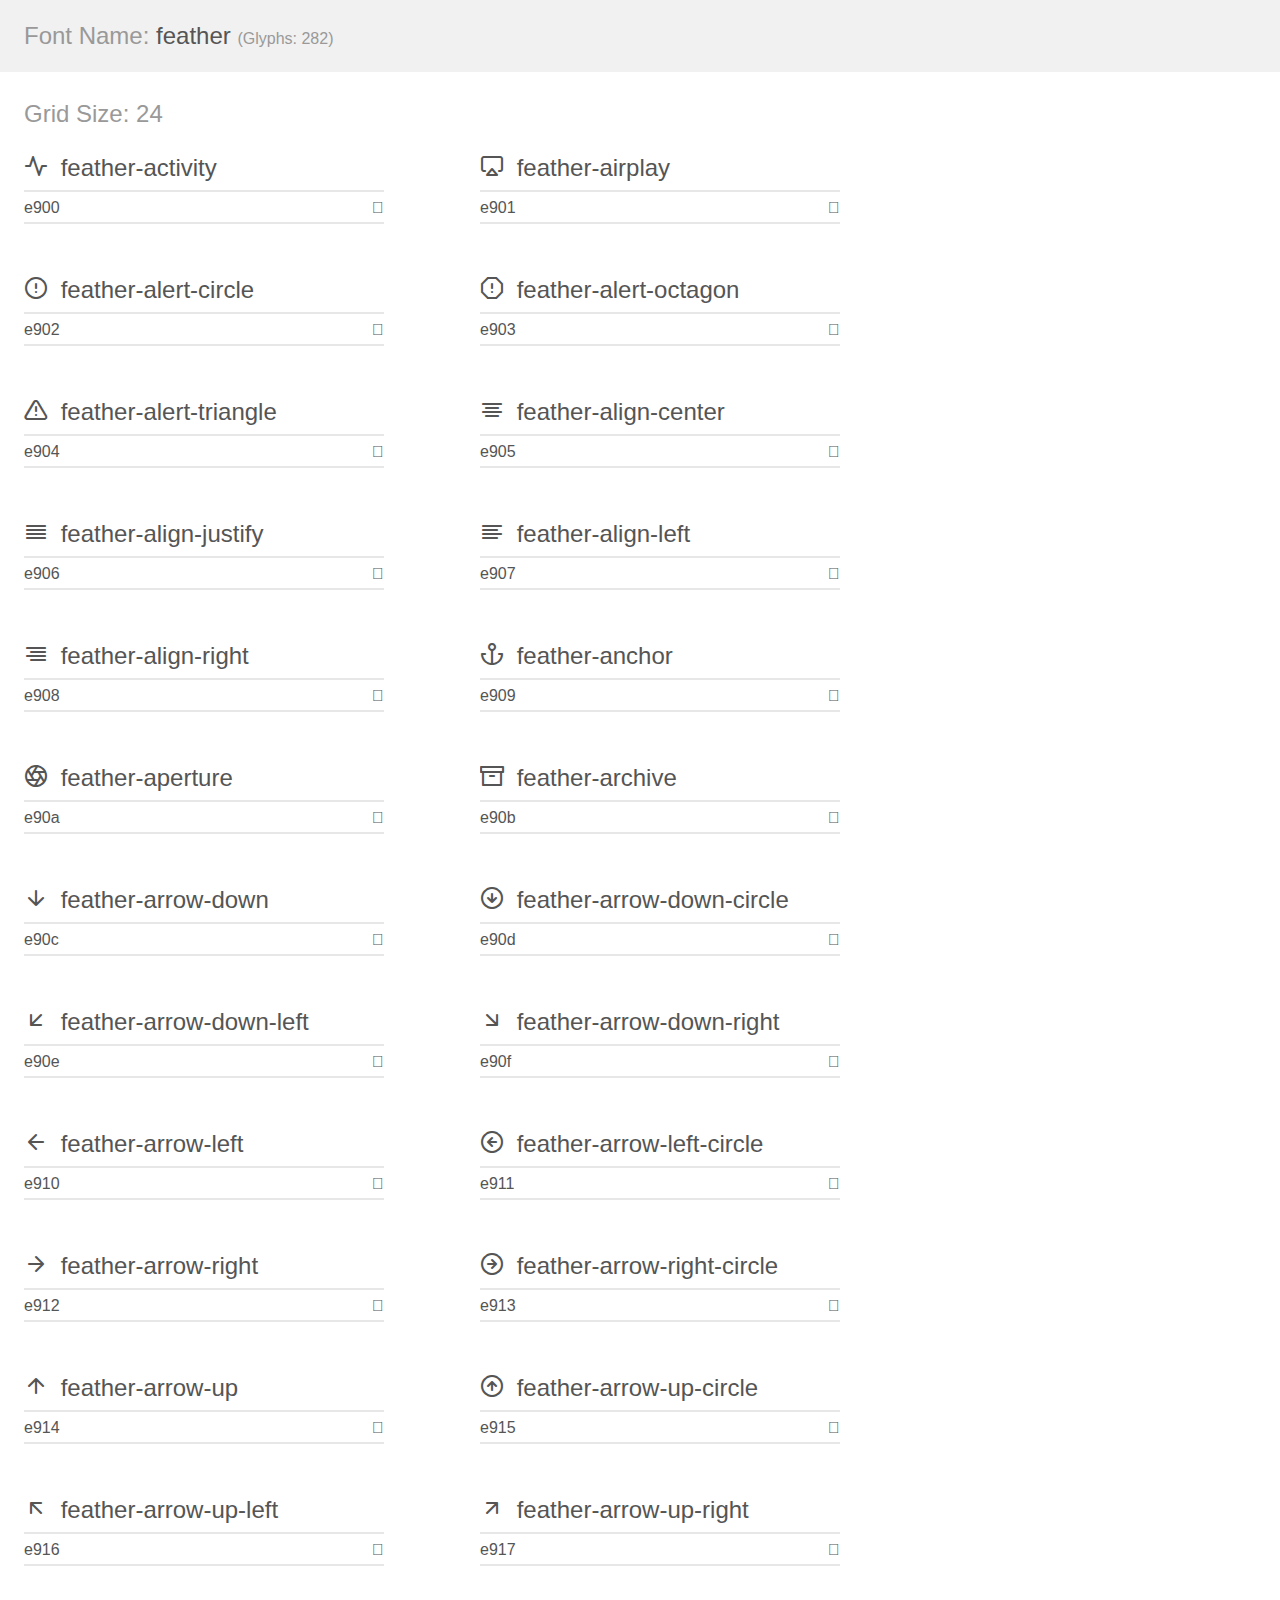
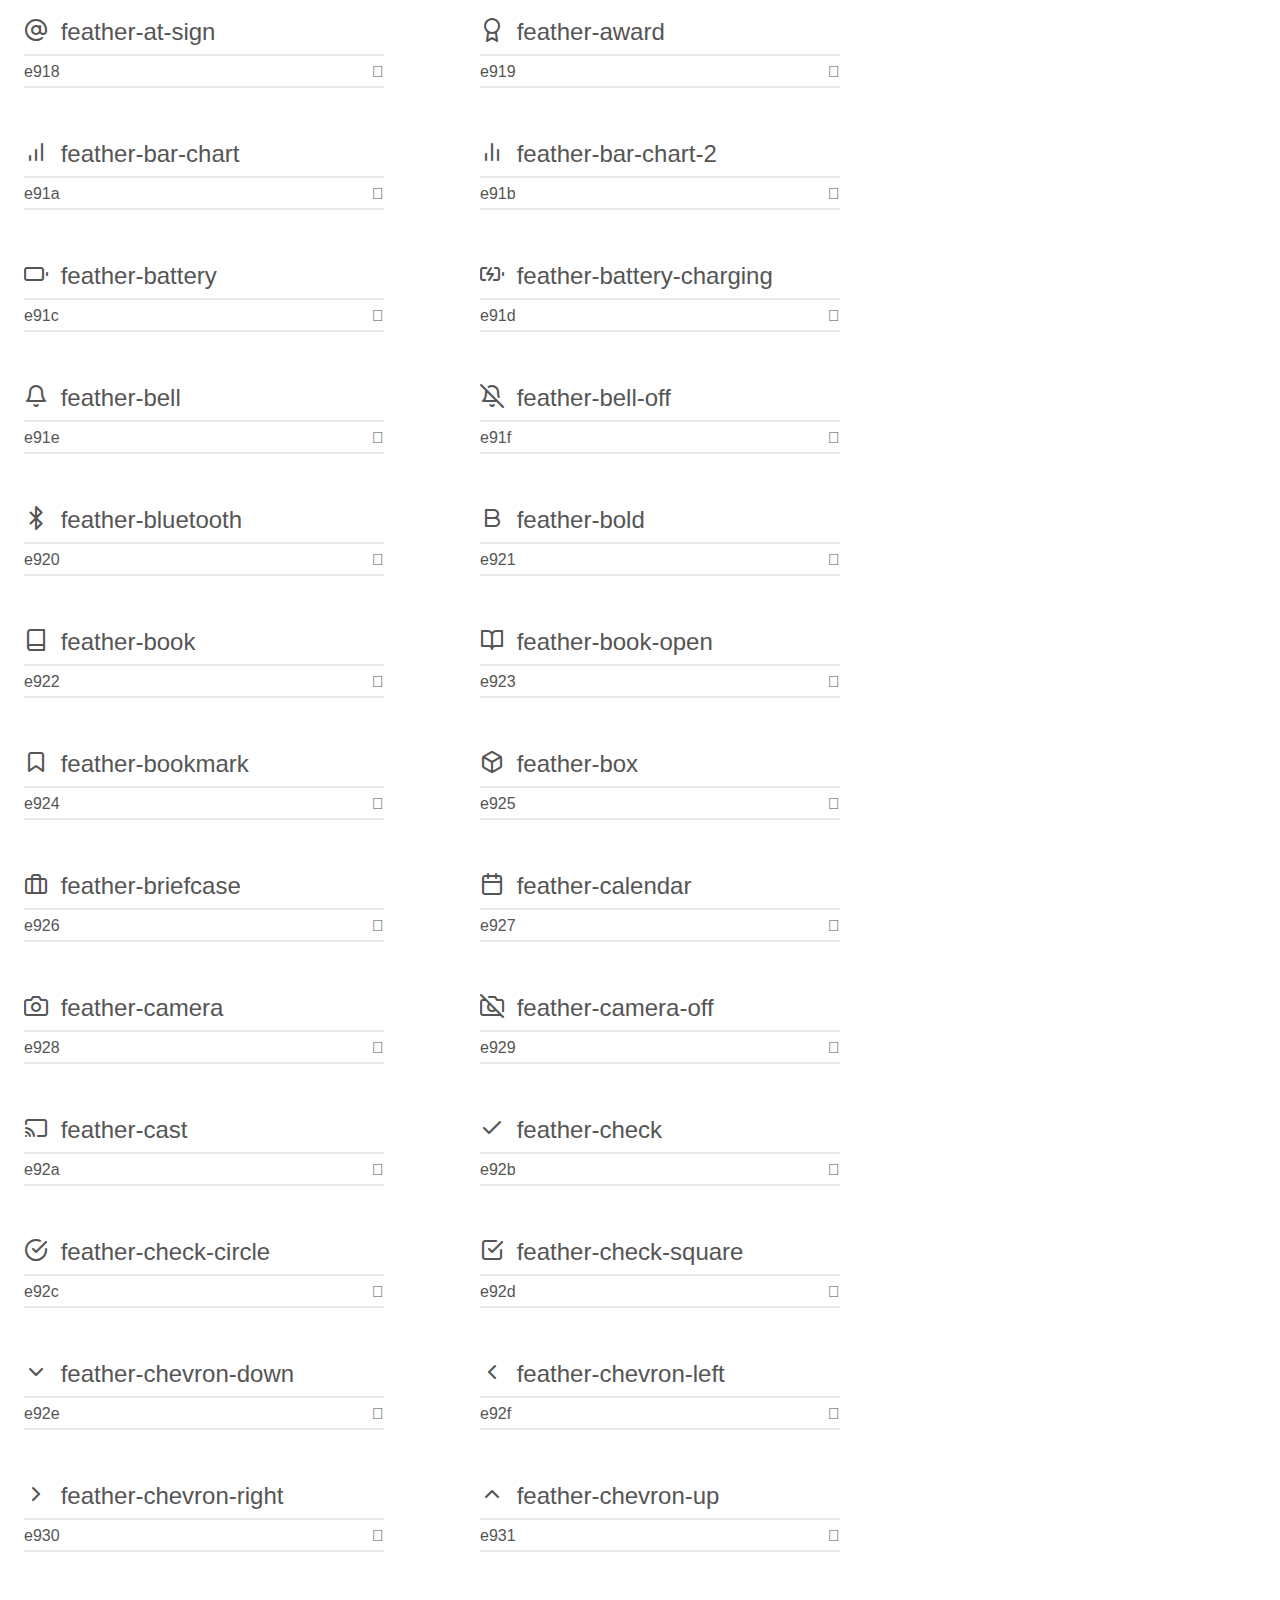
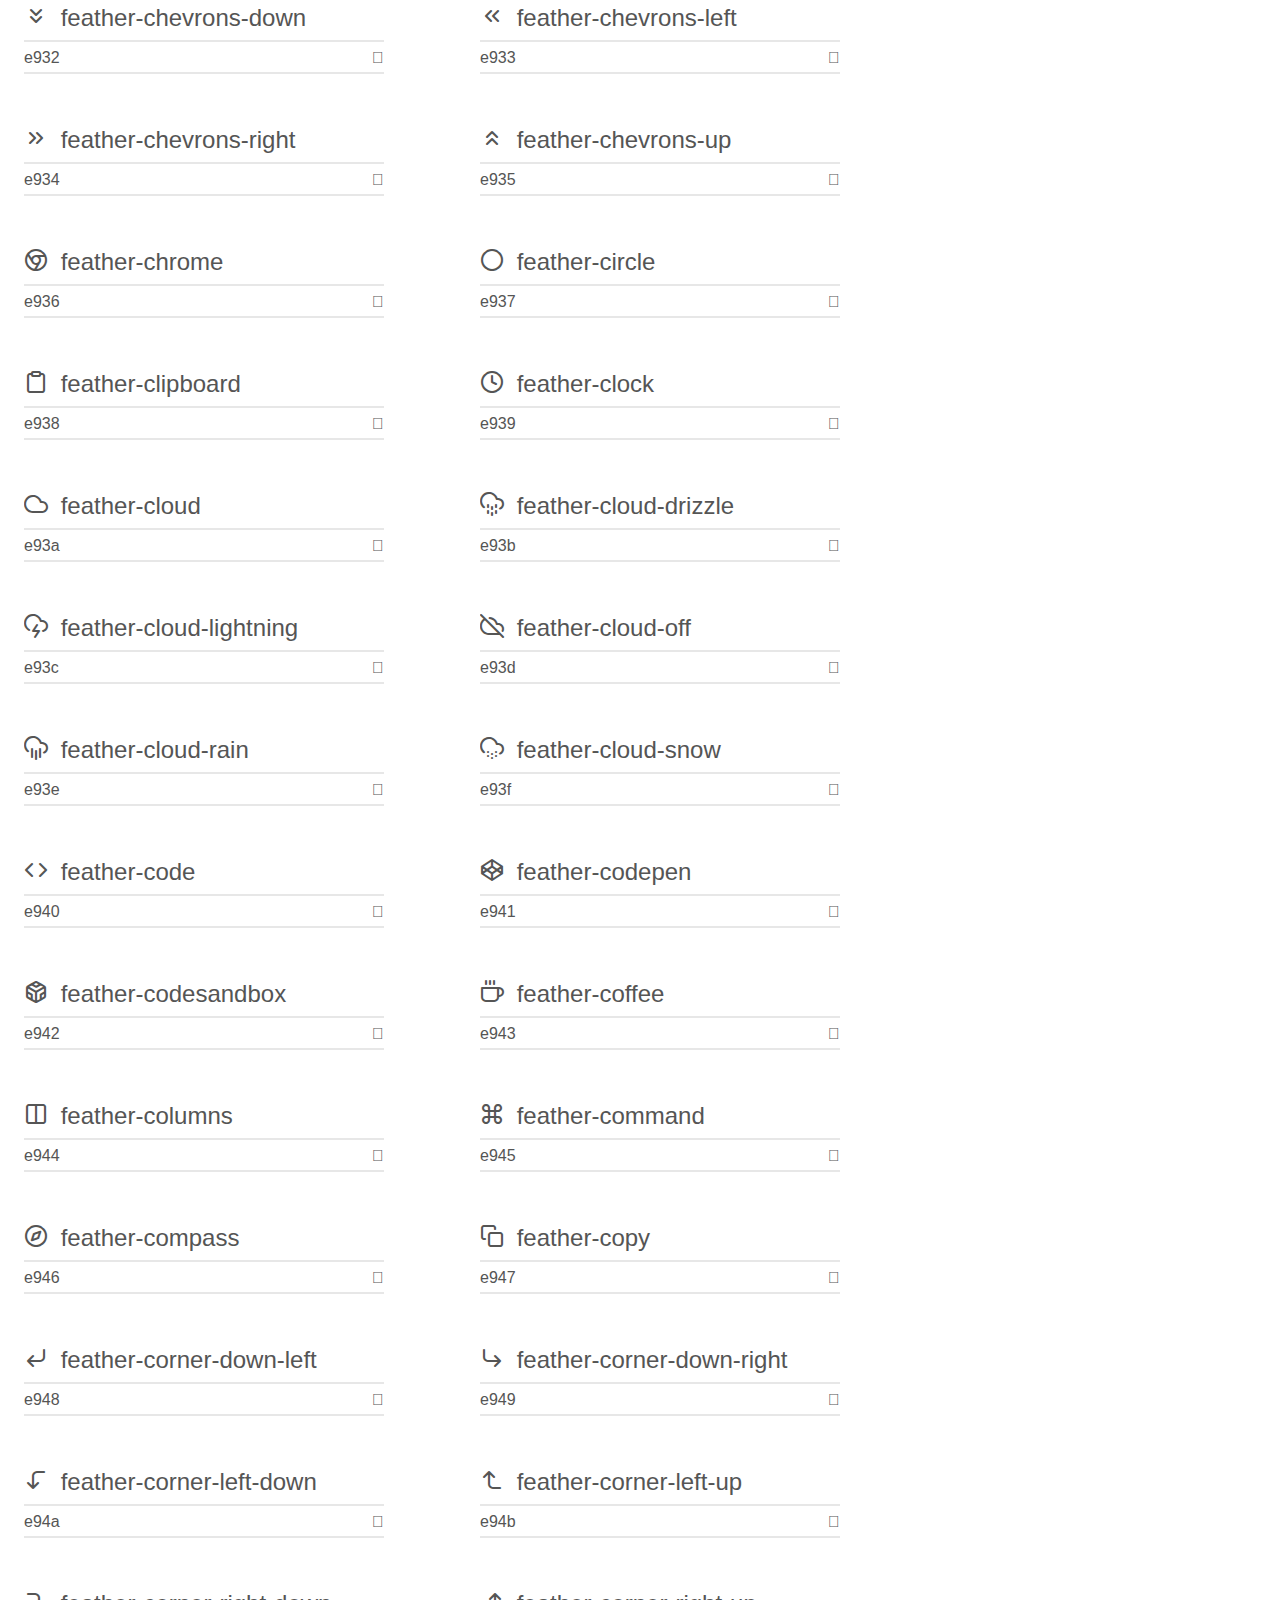
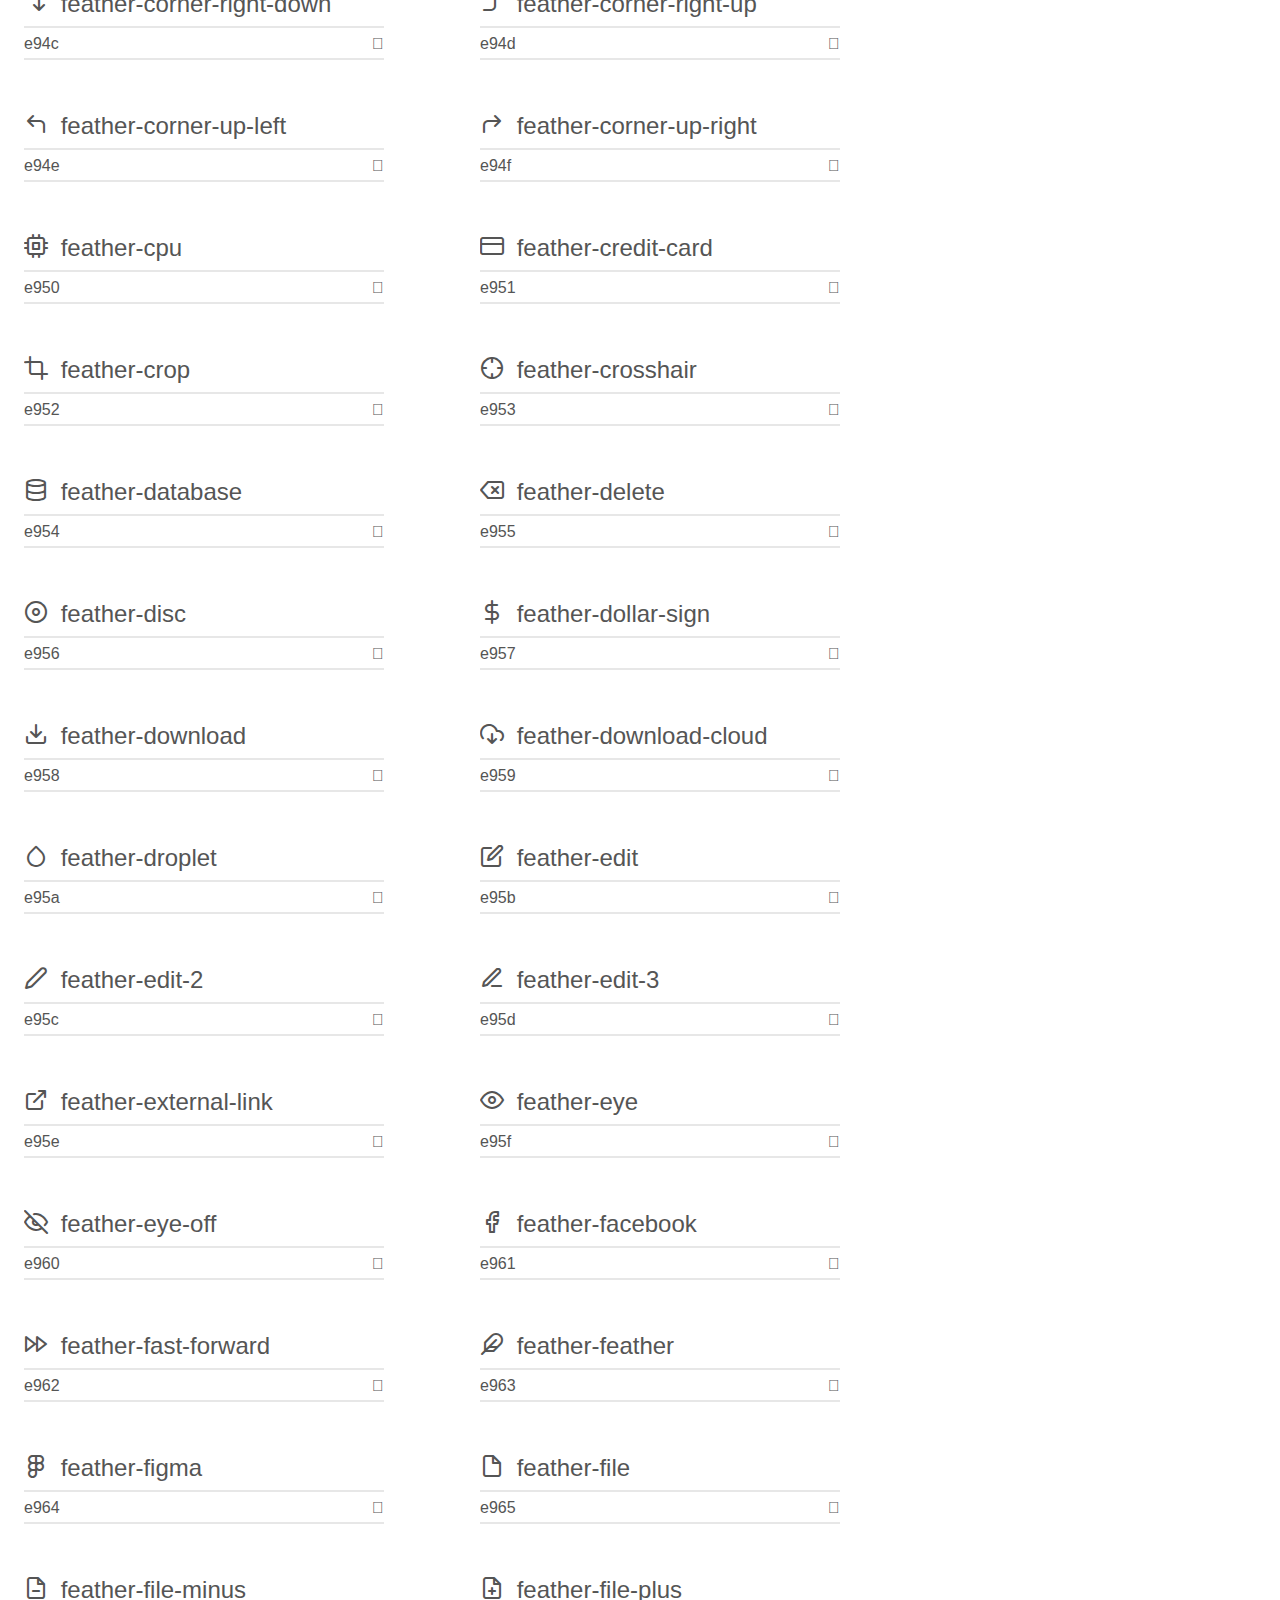
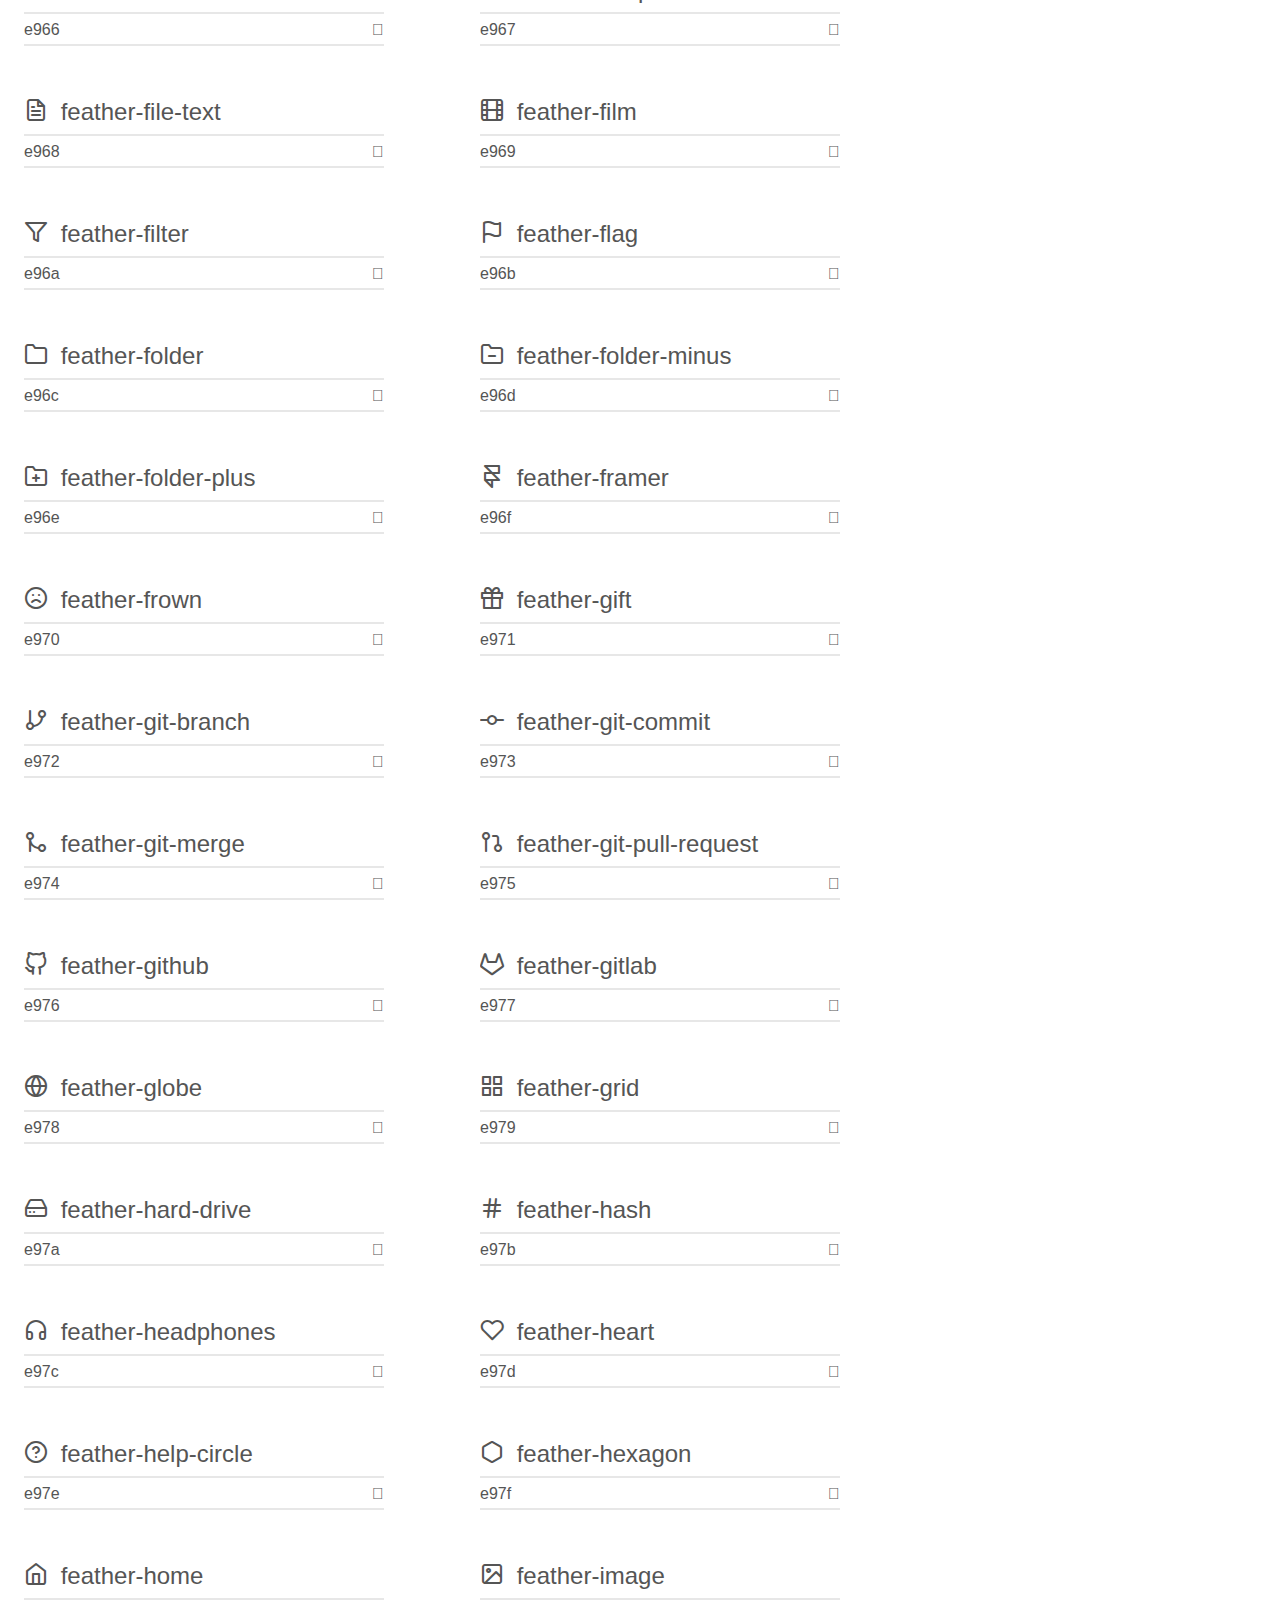
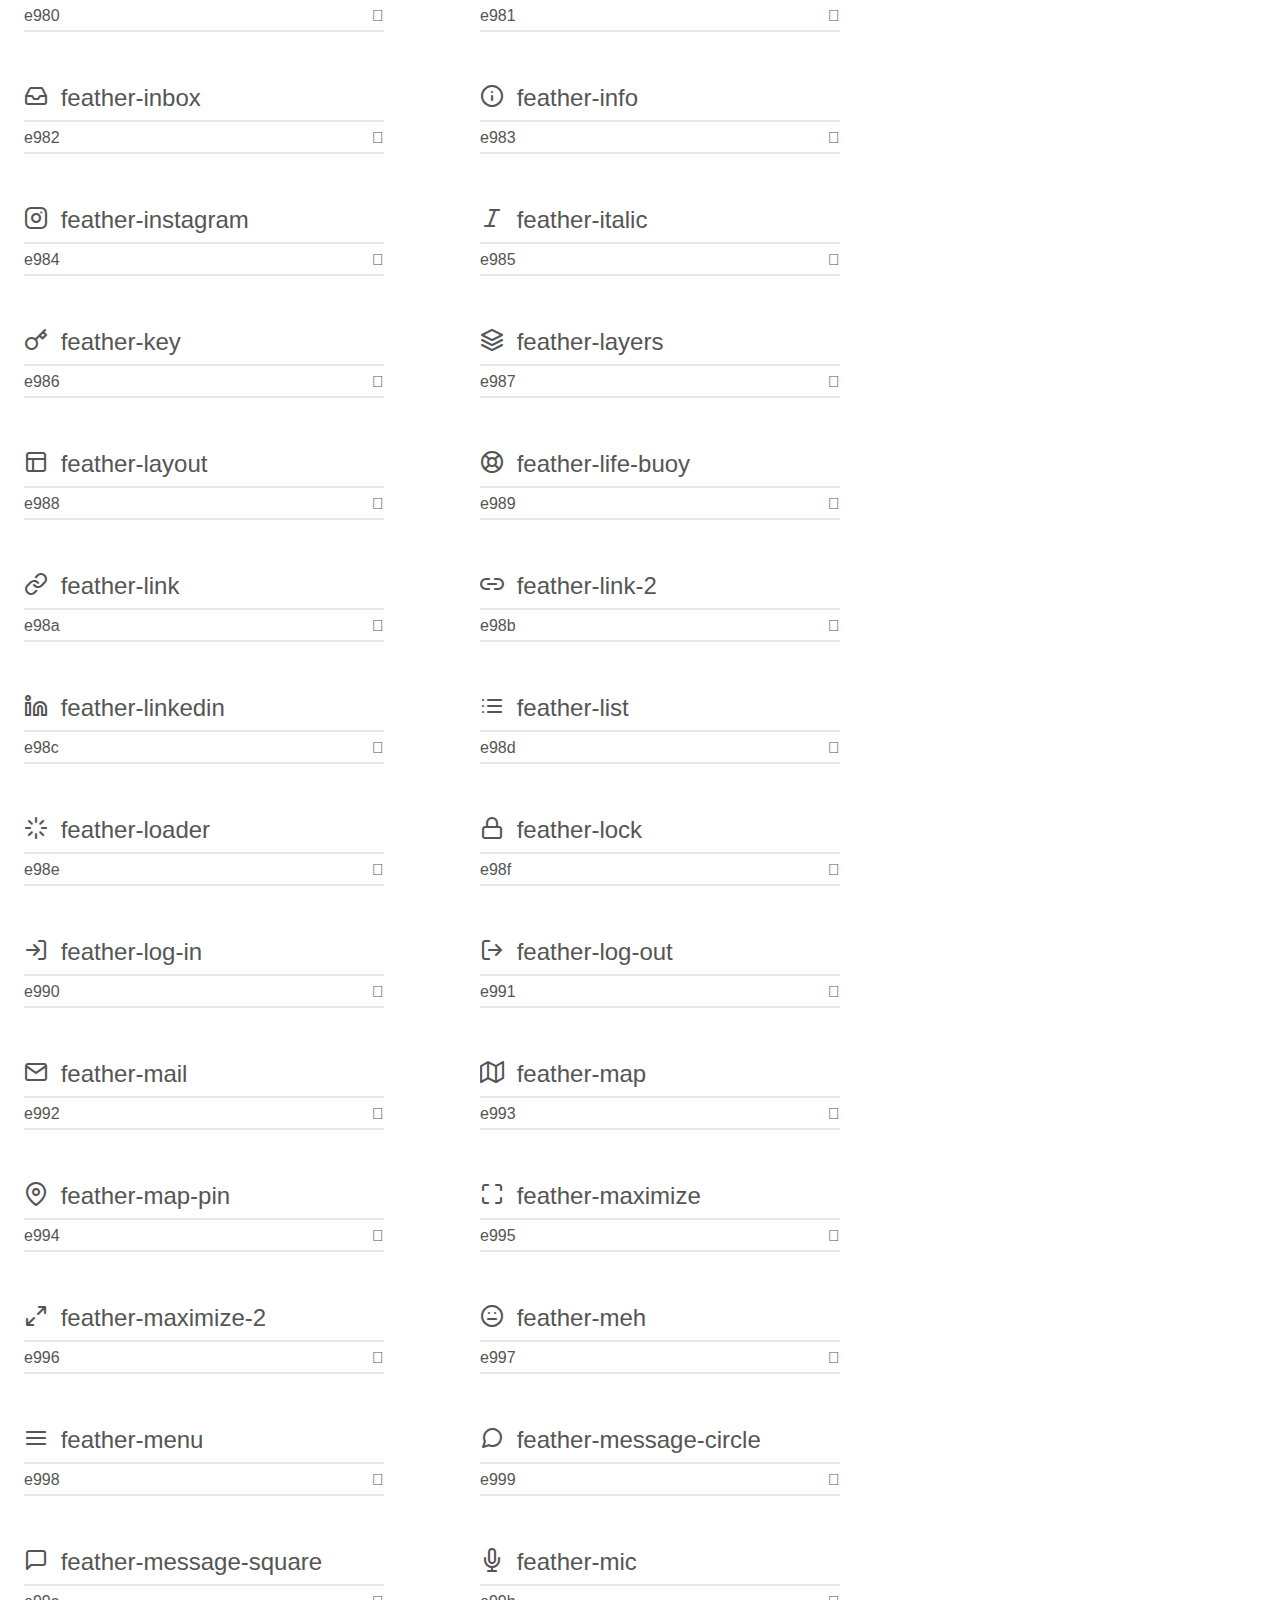
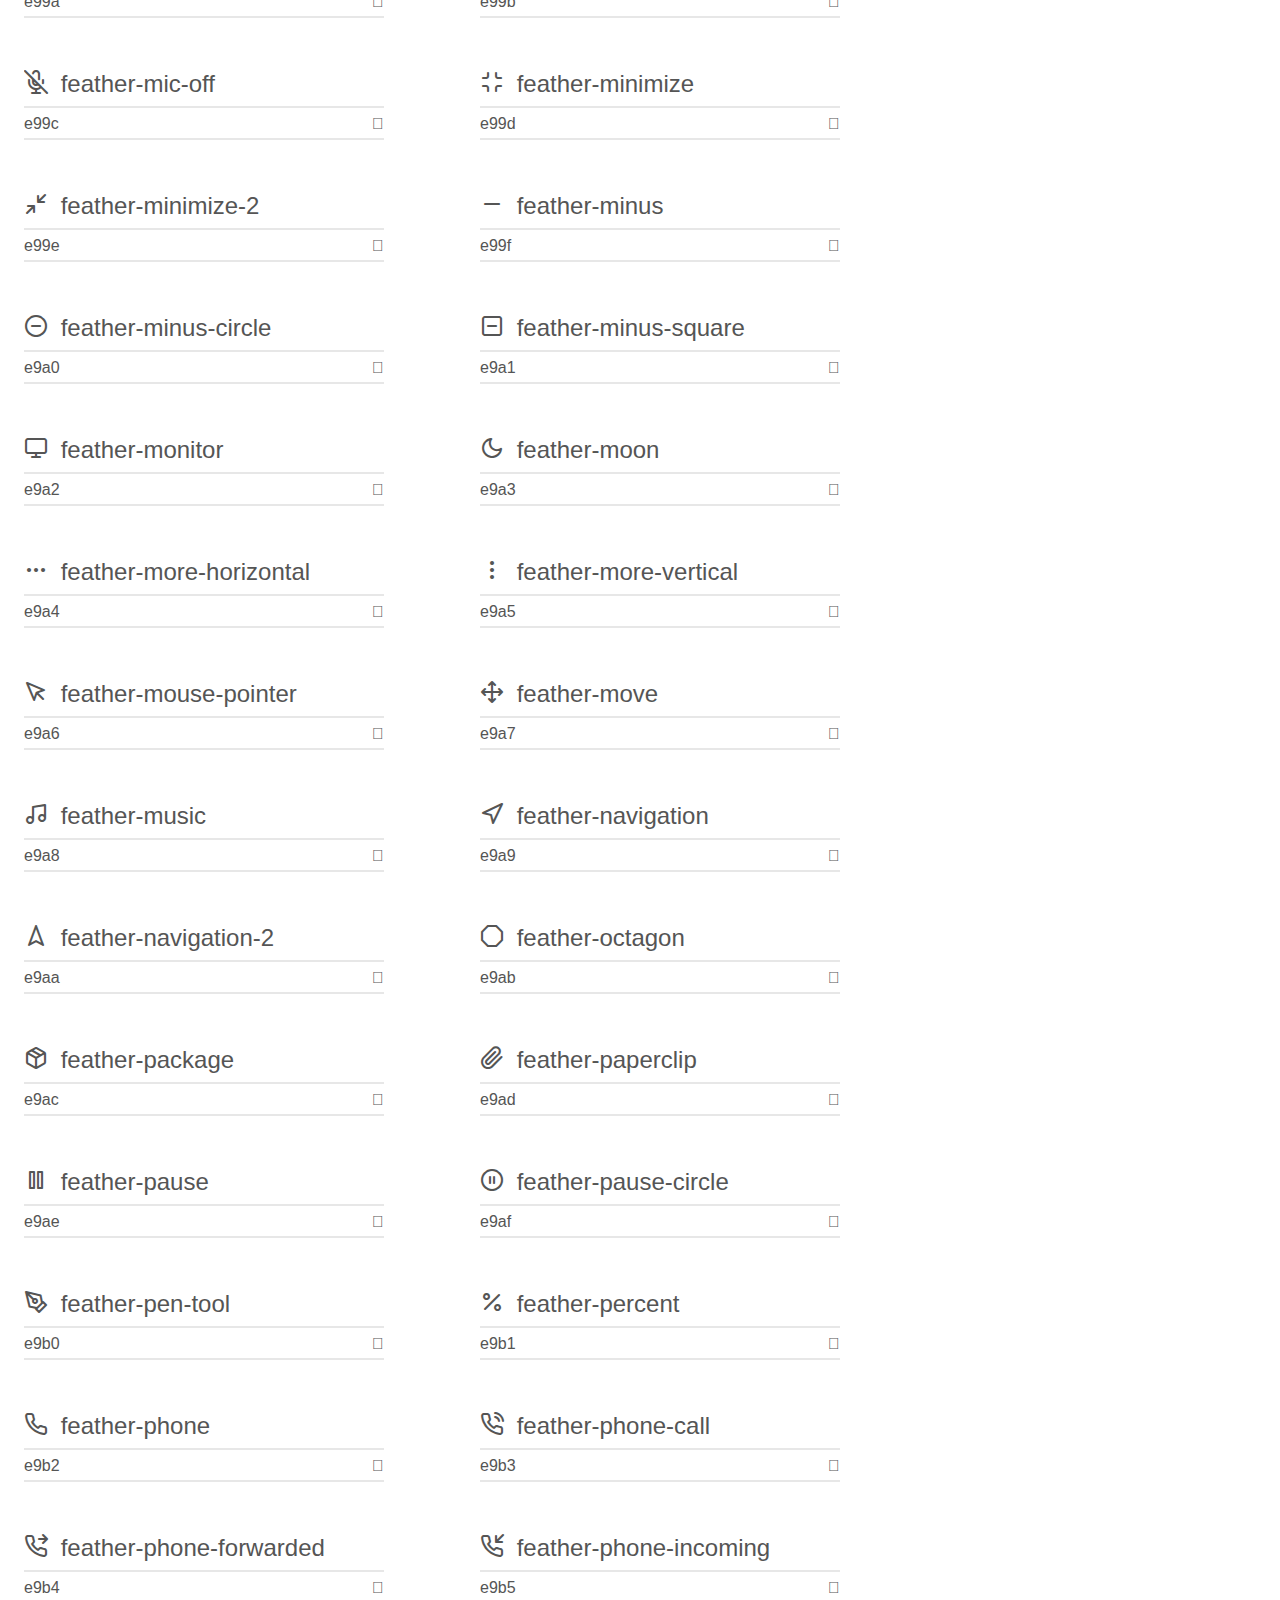
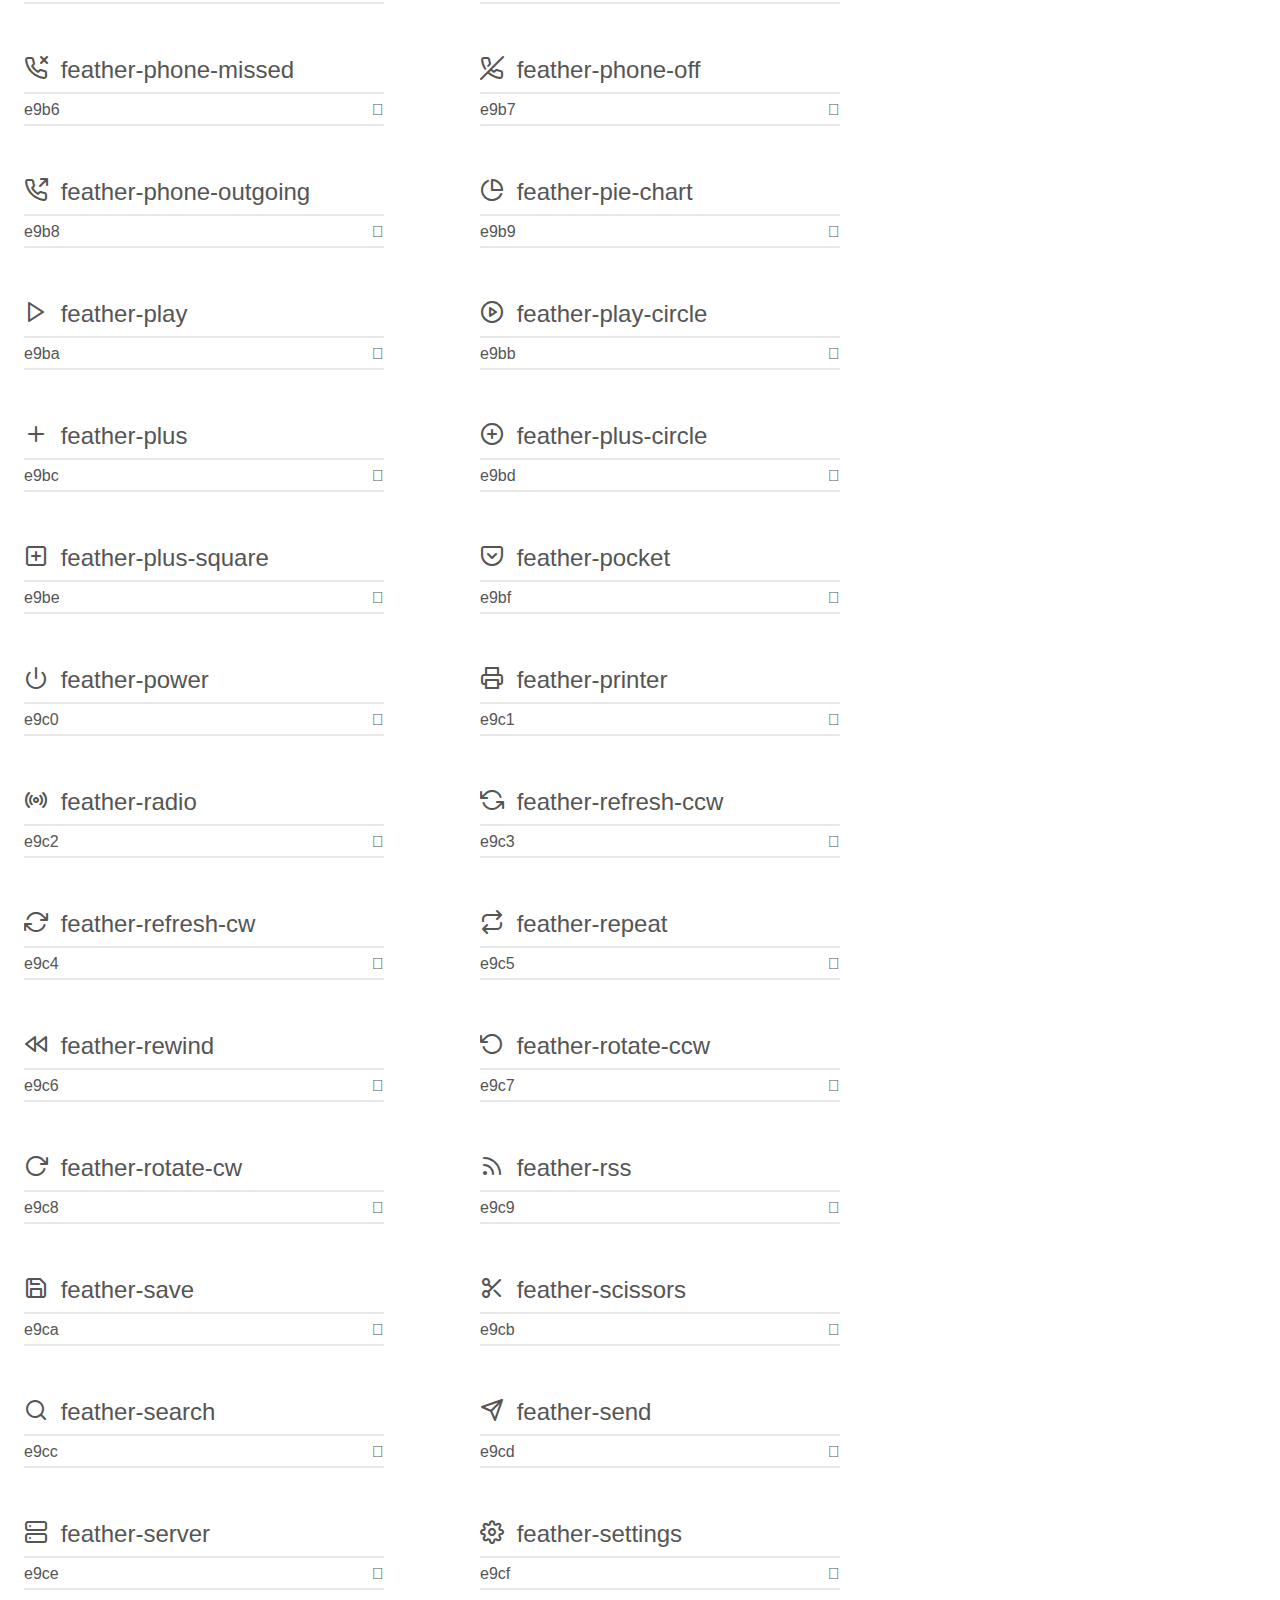
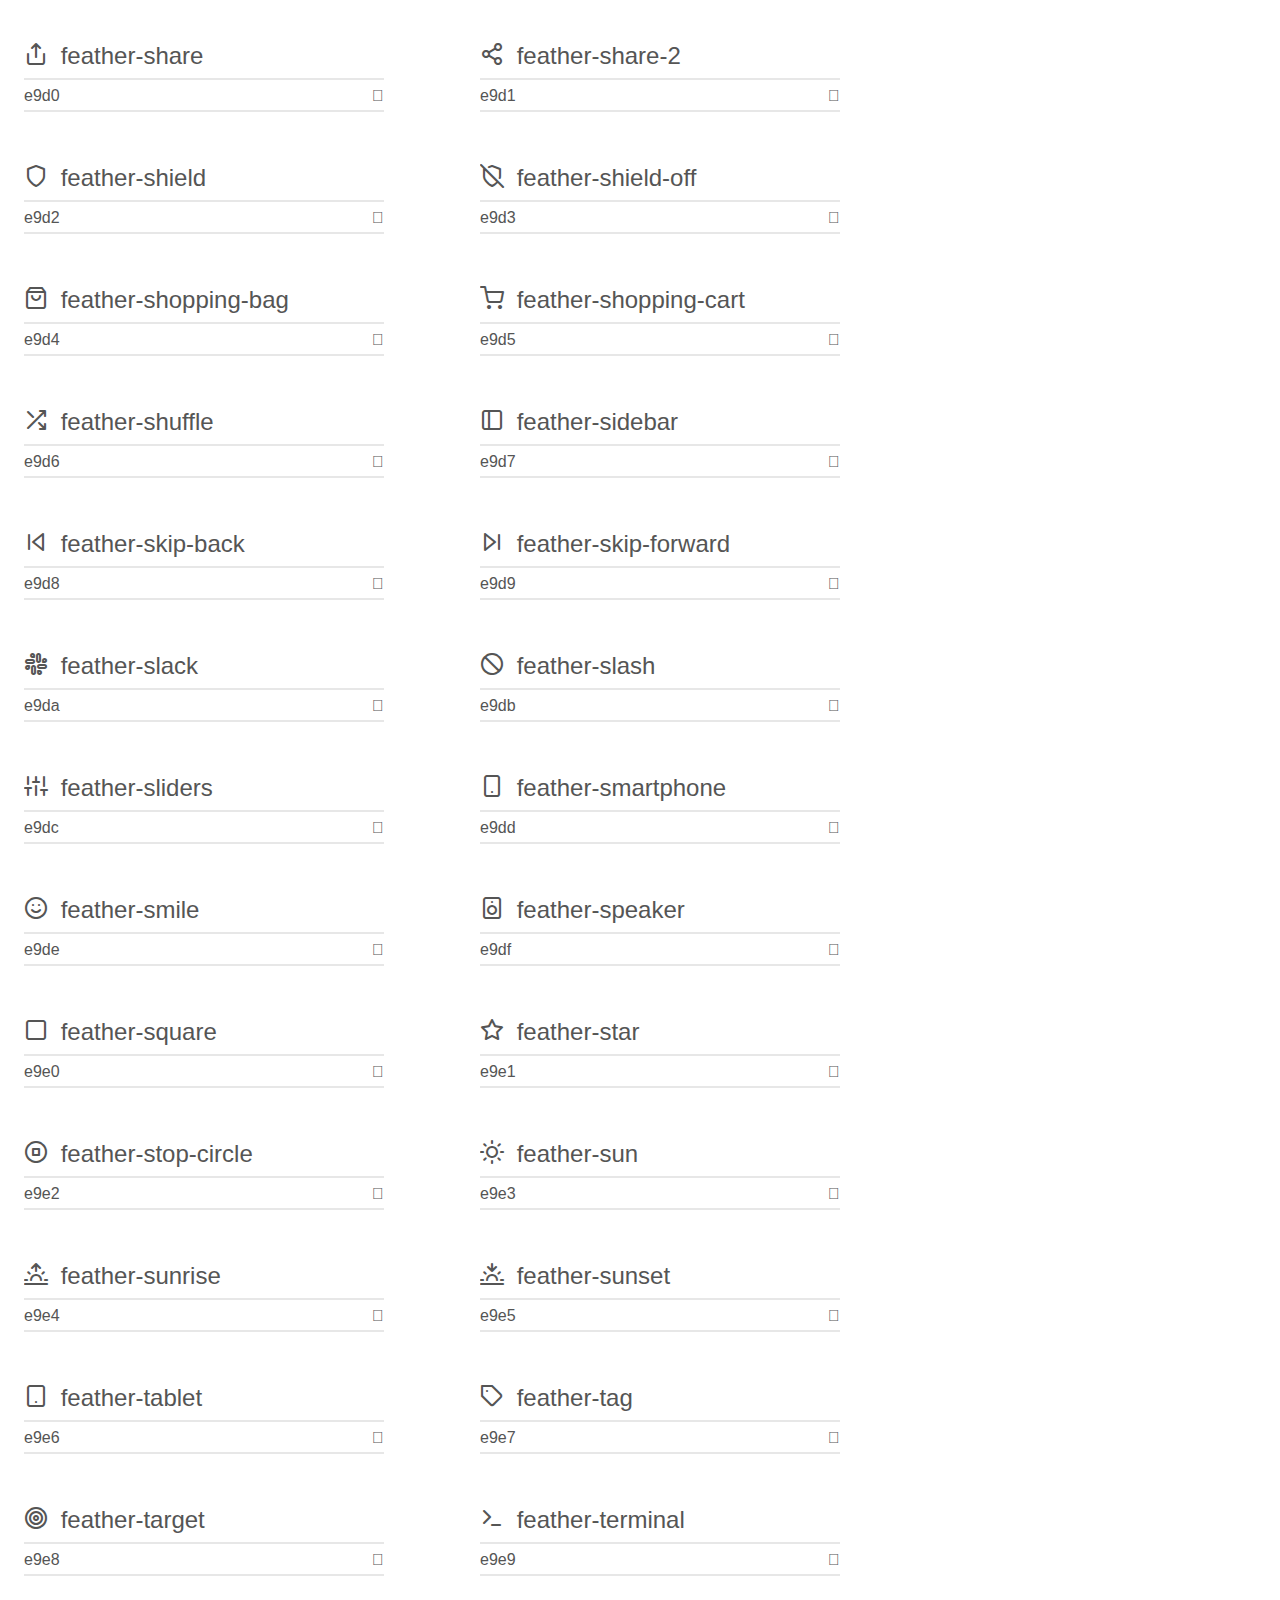
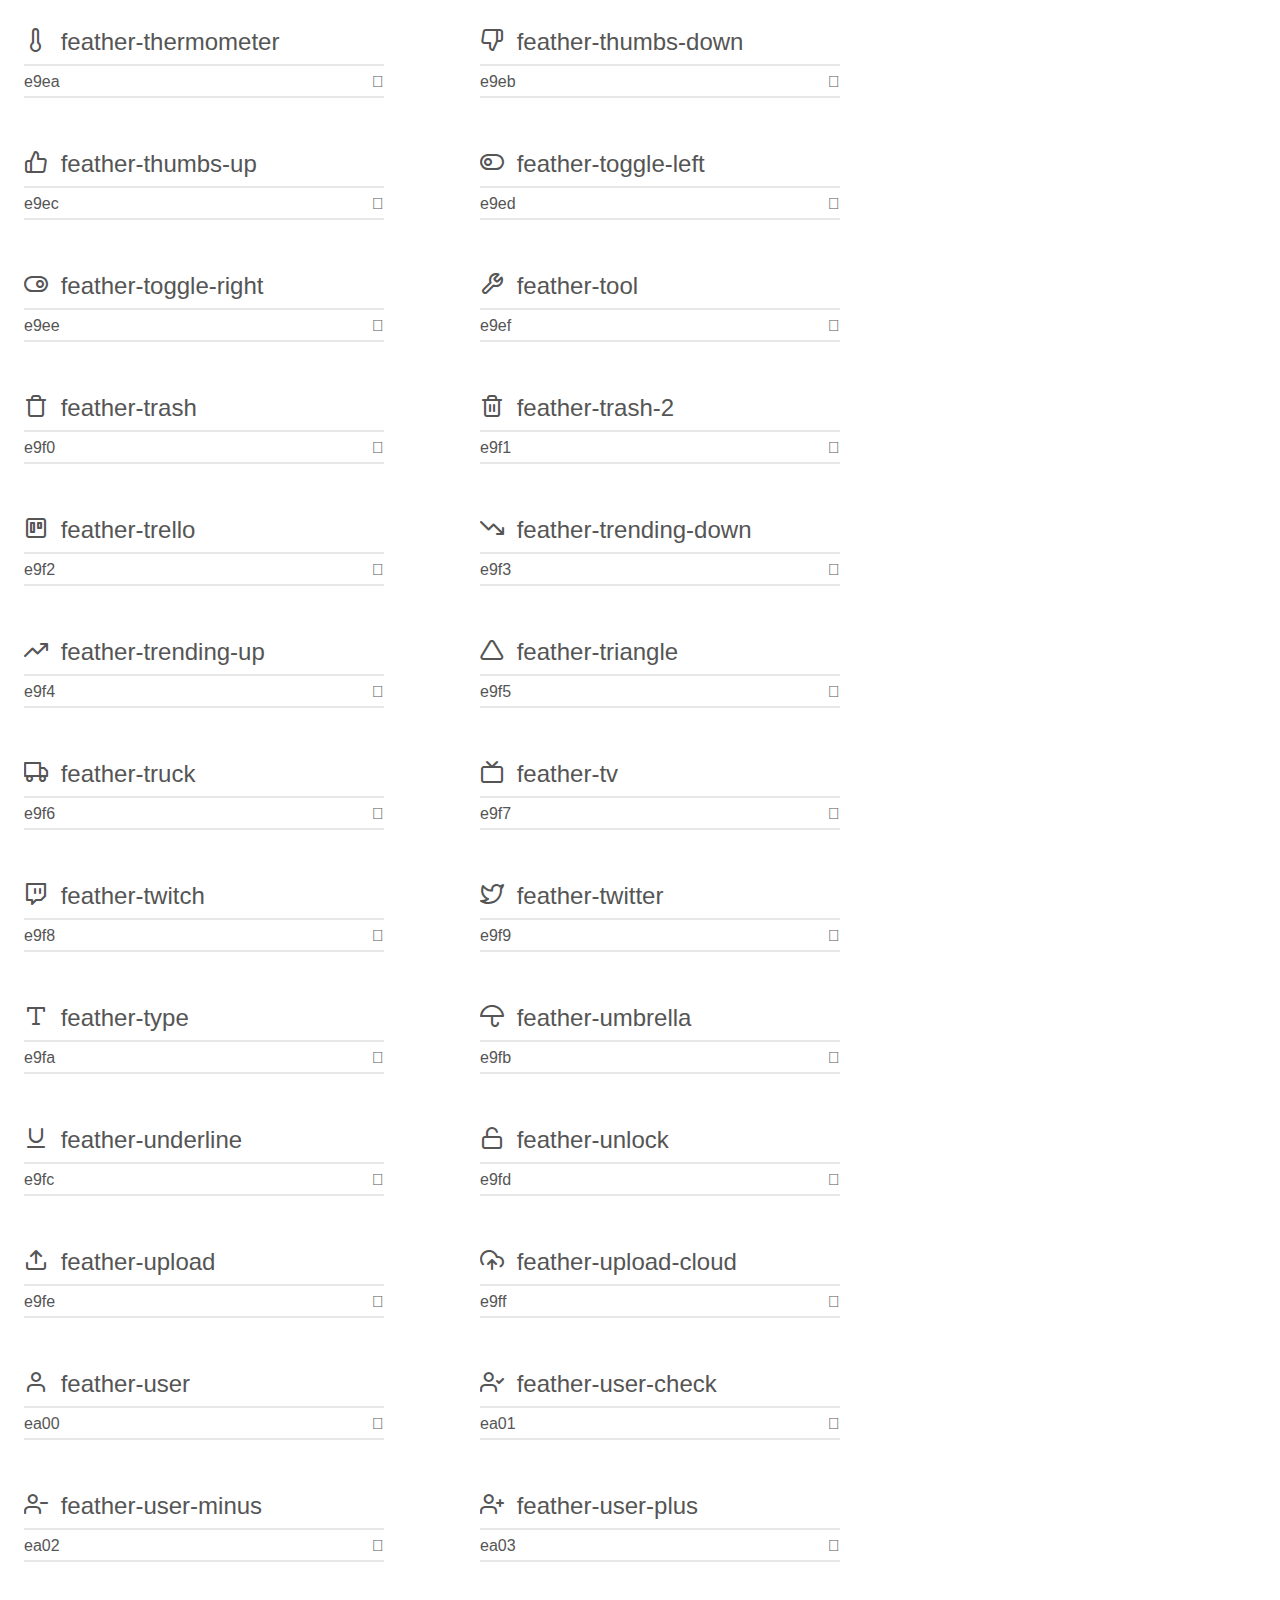
<file: fonts/feather/demo.html>
<!doctype html>
<html>
<head>
    <meta charset="utf-8">
    <title>IcoMoon Demo</title>
    <meta name="description" content="An Icon Font Generated By IcoMoon.io">
    <meta name="viewport" content="width=device-width, initial-scale=1">
    <link rel="stylesheet" href="demo-files/demo.css">
    <link rel="stylesheet" href="style.css"></head>
<body>
    <div class="bgc1 clearfix">
        <h1 class="mhmm mvm"><span class="fgc1">Font Name:</span> feather <small class="fgc1">(Glyphs:&nbsp;282)</small></h1>
    </div>
    <div class="clearfix mhl ptl">
        <h1 class="mvm mtn fgc1">Grid Size: 24</h1>
        <div class="glyph fs1">
            <div class="clearfix bshadow0 pbs">
                <span class="feather-activity"></span>
                <span class="mls"> feather-activity</span>
            </div>
            <fieldset class="fs0 size1of1 clearfix hidden-false">
                <input type="text" readonly value="e900" class="unit size1of2" />
                <input type="text" maxlength="1" readonly value="&#xe900;" class="unitRight size1of2 talign-right" />
            </fieldset>
            <div class="fs0 bshadow0 clearfix hidden-true">
                <span class="unit pvs fgc1">liga: </span>
                <input type="text" readonly value="" class="liga unitRight" />
            </div>
        </div>
        <div class="glyph fs1">
            <div class="clearfix bshadow0 pbs">
                <span class="feather-airplay"></span>
                <span class="mls"> feather-airplay</span>
            </div>
            <fieldset class="fs0 size1of1 clearfix hidden-false">
                <input type="text" readonly value="e901" class="unit size1of2" />
                <input type="text" maxlength="1" readonly value="&#xe901;" class="unitRight size1of2 talign-right" />
            </fieldset>
            <div class="fs0 bshadow0 clearfix hidden-true">
                <span class="unit pvs fgc1">liga: </span>
                <input type="text" readonly value="" class="liga unitRight" />
            </div>
        </div>
        <div class="glyph fs1">
            <div class="clearfix bshadow0 pbs">
                <span class="feather-alert-circle"></span>
                <span class="mls"> feather-alert-circle</span>
            </div>
            <fieldset class="fs0 size1of1 clearfix hidden-false">
                <input type="text" readonly value="e902" class="unit size1of2" />
                <input type="text" maxlength="1" readonly value="&#xe902;" class="unitRight size1of2 talign-right" />
            </fieldset>
            <div class="fs0 bshadow0 clearfix hidden-true">
                <span class="unit pvs fgc1">liga: </span>
                <input type="text" readonly value="" class="liga unitRight" />
            </div>
        </div>
        <div class="glyph fs1">
            <div class="clearfix bshadow0 pbs">
                <span class="feather-alert-octagon"></span>
                <span class="mls"> feather-alert-octagon</span>
            </div>
            <fieldset class="fs0 size1of1 clearfix hidden-false">
                <input type="text" readonly value="e903" class="unit size1of2" />
                <input type="text" maxlength="1" readonly value="&#xe903;" class="unitRight size1of2 talign-right" />
            </fieldset>
            <div class="fs0 bshadow0 clearfix hidden-true">
                <span class="unit pvs fgc1">liga: </span>
                <input type="text" readonly value="" class="liga unitRight" />
            </div>
        </div>
        <div class="glyph fs1">
            <div class="clearfix bshadow0 pbs">
                <span class="feather-alert-triangle"></span>
                <span class="mls"> feather-alert-triangle</span>
            </div>
            <fieldset class="fs0 size1of1 clearfix hidden-false">
                <input type="text" readonly value="e904" class="unit size1of2" />
                <input type="text" maxlength="1" readonly value="&#xe904;" class="unitRight size1of2 talign-right" />
            </fieldset>
            <div class="fs0 bshadow0 clearfix hidden-true">
                <span class="unit pvs fgc1">liga: </span>
                <input type="text" readonly value="" class="liga unitRight" />
            </div>
        </div>
        <div class="glyph fs1">
            <div class="clearfix bshadow0 pbs">
                <span class="feather-align-center"></span>
                <span class="mls"> feather-align-center</span>
            </div>
            <fieldset class="fs0 size1of1 clearfix hidden-false">
                <input type="text" readonly value="e905" class="unit size1of2" />
                <input type="text" maxlength="1" readonly value="&#xe905;" class="unitRight size1of2 talign-right" />
            </fieldset>
            <div class="fs0 bshadow0 clearfix hidden-true">
                <span class="unit pvs fgc1">liga: </span>
                <input type="text" readonly value="" class="liga unitRight" />
            </div>
        </div>
        <div class="glyph fs1">
            <div class="clearfix bshadow0 pbs">
                <span class="feather-align-justify"></span>
                <span class="mls"> feather-align-justify</span>
            </div>
            <fieldset class="fs0 size1of1 clearfix hidden-false">
                <input type="text" readonly value="e906" class="unit size1of2" />
                <input type="text" maxlength="1" readonly value="&#xe906;" class="unitRight size1of2 talign-right" />
            </fieldset>
            <div class="fs0 bshadow0 clearfix hidden-true">
                <span class="unit pvs fgc1">liga: </span>
                <input type="text" readonly value="" class="liga unitRight" />
            </div>
        </div>
        <div class="glyph fs1">
            <div class="clearfix bshadow0 pbs">
                <span class="feather-align-left"></span>
                <span class="mls"> feather-align-left</span>
            </div>
            <fieldset class="fs0 size1of1 clearfix hidden-false">
                <input type="text" readonly value="e907" class="unit size1of2" />
                <input type="text" maxlength="1" readonly value="&#xe907;" class="unitRight size1of2 talign-right" />
            </fieldset>
            <div class="fs0 bshadow0 clearfix hidden-true">
                <span class="unit pvs fgc1">liga: </span>
                <input type="text" readonly value="" class="liga unitRight" />
            </div>
        </div>
        <div class="glyph fs1">
            <div class="clearfix bshadow0 pbs">
                <span class="feather-align-right"></span>
                <span class="mls"> feather-align-right</span>
            </div>
            <fieldset class="fs0 size1of1 clearfix hidden-false">
                <input type="text" readonly value="e908" class="unit size1of2" />
                <input type="text" maxlength="1" readonly value="&#xe908;" class="unitRight size1of2 talign-right" />
            </fieldset>
            <div class="fs0 bshadow0 clearfix hidden-true">
                <span class="unit pvs fgc1">liga: </span>
                <input type="text" readonly value="" class="liga unitRight" />
            </div>
        </div>
        <div class="glyph fs1">
            <div class="clearfix bshadow0 pbs">
                <span class="feather-anchor"></span>
                <span class="mls"> feather-anchor</span>
            </div>
            <fieldset class="fs0 size1of1 clearfix hidden-false">
                <input type="text" readonly value="e909" class="unit size1of2" />
                <input type="text" maxlength="1" readonly value="&#xe909;" class="unitRight size1of2 talign-right" />
            </fieldset>
            <div class="fs0 bshadow0 clearfix hidden-true">
                <span class="unit pvs fgc1">liga: </span>
                <input type="text" readonly value="" class="liga unitRight" />
            </div>
        </div>
        <div class="glyph fs1">
            <div class="clearfix bshadow0 pbs">
                <span class="feather-aperture"></span>
                <span class="mls"> feather-aperture</span>
            </div>
            <fieldset class="fs0 size1of1 clearfix hidden-false">
                <input type="text" readonly value="e90a" class="unit size1of2" />
                <input type="text" maxlength="1" readonly value="&#xe90a;" class="unitRight size1of2 talign-right" />
            </fieldset>
            <div class="fs0 bshadow0 clearfix hidden-true">
                <span class="unit pvs fgc1">liga: </span>
                <input type="text" readonly value="" class="liga unitRight" />
            </div>
        </div>
        <div class="glyph fs1">
            <div class="clearfix bshadow0 pbs">
                <span class="feather-archive"></span>
                <span class="mls"> feather-archive</span>
            </div>
            <fieldset class="fs0 size1of1 clearfix hidden-false">
                <input type="text" readonly value="e90b" class="unit size1of2" />
                <input type="text" maxlength="1" readonly value="&#xe90b;" class="unitRight size1of2 talign-right" />
            </fieldset>
            <div class="fs0 bshadow0 clearfix hidden-true">
                <span class="unit pvs fgc1">liga: </span>
                <input type="text" readonly value="" class="liga unitRight" />
            </div>
        </div>
        <div class="glyph fs1">
            <div class="clearfix bshadow0 pbs">
                <span class="feather-arrow-down"></span>
                <span class="mls"> feather-arrow-down</span>
            </div>
            <fieldset class="fs0 size1of1 clearfix hidden-false">
                <input type="text" readonly value="e90c" class="unit size1of2" />
                <input type="text" maxlength="1" readonly value="&#xe90c;" class="unitRight size1of2 talign-right" />
            </fieldset>
            <div class="fs0 bshadow0 clearfix hidden-true">
                <span class="unit pvs fgc1">liga: </span>
                <input type="text" readonly value="" class="liga unitRight" />
            </div>
        </div>
        <div class="glyph fs1">
            <div class="clearfix bshadow0 pbs">
                <span class="feather-arrow-down-circle"></span>
                <span class="mls"> feather-arrow-down-circle</span>
            </div>
            <fieldset class="fs0 size1of1 clearfix hidden-false">
                <input type="text" readonly value="e90d" class="unit size1of2" />
                <input type="text" maxlength="1" readonly value="&#xe90d;" class="unitRight size1of2 talign-right" />
            </fieldset>
            <div class="fs0 bshadow0 clearfix hidden-true">
                <span class="unit pvs fgc1">liga: </span>
                <input type="text" readonly value="" class="liga unitRight" />
            </div>
        </div>
        <div class="glyph fs1">
            <div class="clearfix bshadow0 pbs">
                <span class="feather-arrow-down-left"></span>
                <span class="mls"> feather-arrow-down-left</span>
            </div>
            <fieldset class="fs0 size1of1 clearfix hidden-false">
                <input type="text" readonly value="e90e" class="unit size1of2" />
                <input type="text" maxlength="1" readonly value="&#xe90e;" class="unitRight size1of2 talign-right" />
            </fieldset>
            <div class="fs0 bshadow0 clearfix hidden-true">
                <span class="unit pvs fgc1">liga: </span>
                <input type="text" readonly value="" class="liga unitRight" />
            </div>
        </div>
        <div class="glyph fs1">
            <div class="clearfix bshadow0 pbs">
                <span class="feather-arrow-down-right"></span>
                <span class="mls"> feather-arrow-down-right</span>
            </div>
            <fieldset class="fs0 size1of1 clearfix hidden-false">
                <input type="text" readonly value="e90f" class="unit size1of2" />
                <input type="text" maxlength="1" readonly value="&#xe90f;" class="unitRight size1of2 talign-right" />
            </fieldset>
            <div class="fs0 bshadow0 clearfix hidden-true">
                <span class="unit pvs fgc1">liga: </span>
                <input type="text" readonly value="" class="liga unitRight" />
            </div>
        </div>
        <div class="glyph fs1">
            <div class="clearfix bshadow0 pbs">
                <span class="feather-arrow-left"></span>
                <span class="mls"> feather-arrow-left</span>
            </div>
            <fieldset class="fs0 size1of1 clearfix hidden-false">
                <input type="text" readonly value="e910" class="unit size1of2" />
                <input type="text" maxlength="1" readonly value="&#xe910;" class="unitRight size1of2 talign-right" />
            </fieldset>
            <div class="fs0 bshadow0 clearfix hidden-true">
                <span class="unit pvs fgc1">liga: </span>
                <input type="text" readonly value="" class="liga unitRight" />
            </div>
        </div>
        <div class="glyph fs1">
            <div class="clearfix bshadow0 pbs">
                <span class="feather-arrow-left-circle"></span>
                <span class="mls"> feather-arrow-left-circle</span>
            </div>
            <fieldset class="fs0 size1of1 clearfix hidden-false">
                <input type="text" readonly value="e911" class="unit size1of2" />
                <input type="text" maxlength="1" readonly value="&#xe911;" class="unitRight size1of2 talign-right" />
            </fieldset>
            <div class="fs0 bshadow0 clearfix hidden-true">
                <span class="unit pvs fgc1">liga: </span>
                <input type="text" readonly value="" class="liga unitRight" />
            </div>
        </div>
        <div class="glyph fs1">
            <div class="clearfix bshadow0 pbs">
                <span class="feather-arrow-right"></span>
                <span class="mls"> feather-arrow-right</span>
            </div>
            <fieldset class="fs0 size1of1 clearfix hidden-false">
                <input type="text" readonly value="e912" class="unit size1of2" />
                <input type="text" maxlength="1" readonly value="&#xe912;" class="unitRight size1of2 talign-right" />
            </fieldset>
            <div class="fs0 bshadow0 clearfix hidden-true">
                <span class="unit pvs fgc1">liga: </span>
                <input type="text" readonly value="" class="liga unitRight" />
            </div>
        </div>
        <div class="glyph fs1">
            <div class="clearfix bshadow0 pbs">
                <span class="feather-arrow-right-circle"></span>
                <span class="mls"> feather-arrow-right-circle</span>
            </div>
            <fieldset class="fs0 size1of1 clearfix hidden-false">
                <input type="text" readonly value="e913" class="unit size1of2" />
                <input type="text" maxlength="1" readonly value="&#xe913;" class="unitRight size1of2 talign-right" />
            </fieldset>
            <div class="fs0 bshadow0 clearfix hidden-true">
                <span class="unit pvs fgc1">liga: </span>
                <input type="text" readonly value="" class="liga unitRight" />
            </div>
        </div>
        <div class="glyph fs1">
            <div class="clearfix bshadow0 pbs">
                <span class="feather-arrow-up"></span>
                <span class="mls"> feather-arrow-up</span>
            </div>
            <fieldset class="fs0 size1of1 clearfix hidden-false">
                <input type="text" readonly value="e914" class="unit size1of2" />
                <input type="text" maxlength="1" readonly value="&#xe914;" class="unitRight size1of2 talign-right" />
            </fieldset>
            <div class="fs0 bshadow0 clearfix hidden-true">
                <span class="unit pvs fgc1">liga: </span>
                <input type="text" readonly value="" class="liga unitRight" />
            </div>
        </div>
        <div class="glyph fs1">
            <div class="clearfix bshadow0 pbs">
                <span class="feather-arrow-up-circle"></span>
                <span class="mls"> feather-arrow-up-circle</span>
            </div>
            <fieldset class="fs0 size1of1 clearfix hidden-false">
                <input type="text" readonly value="e915" class="unit size1of2" />
                <input type="text" maxlength="1" readonly value="&#xe915;" class="unitRight size1of2 talign-right" />
            </fieldset>
            <div class="fs0 bshadow0 clearfix hidden-true">
                <span class="unit pvs fgc1">liga: </span>
                <input type="text" readonly value="" class="liga unitRight" />
            </div>
        </div>
        <div class="glyph fs1">
            <div class="clearfix bshadow0 pbs">
                <span class="feather-arrow-up-left"></span>
                <span class="mls"> feather-arrow-up-left</span>
            </div>
            <fieldset class="fs0 size1of1 clearfix hidden-false">
                <input type="text" readonly value="e916" class="unit size1of2" />
                <input type="text" maxlength="1" readonly value="&#xe916;" class="unitRight size1of2 talign-right" />
            </fieldset>
            <div class="fs0 bshadow0 clearfix hidden-true">
                <span class="unit pvs fgc1">liga: </span>
                <input type="text" readonly value="" class="liga unitRight" />
            </div>
        </div>
        <div class="glyph fs1">
            <div class="clearfix bshadow0 pbs">
                <span class="feather-arrow-up-right"></span>
                <span class="mls"> feather-arrow-up-right</span>
            </div>
            <fieldset class="fs0 size1of1 clearfix hidden-false">
                <input type="text" readonly value="e917" class="unit size1of2" />
                <input type="text" maxlength="1" readonly value="&#xe917;" class="unitRight size1of2 talign-right" />
            </fieldset>
            <div class="fs0 bshadow0 clearfix hidden-true">
                <span class="unit pvs fgc1">liga: </span>
                <input type="text" readonly value="" class="liga unitRight" />
            </div>
        </div>
        <div class="glyph fs1">
            <div class="clearfix bshadow0 pbs">
                <span class="feather-at-sign"></span>
                <span class="mls"> feather-at-sign</span>
            </div>
            <fieldset class="fs0 size1of1 clearfix hidden-false">
                <input type="text" readonly value="e918" class="unit size1of2" />
                <input type="text" maxlength="1" readonly value="&#xe918;" class="unitRight size1of2 talign-right" />
            </fieldset>
            <div class="fs0 bshadow0 clearfix hidden-true">
                <span class="unit pvs fgc1">liga: </span>
                <input type="text" readonly value="" class="liga unitRight" />
            </div>
        </div>
        <div class="glyph fs1">
            <div class="clearfix bshadow0 pbs">
                <span class="feather-award"></span>
                <span class="mls"> feather-award</span>
            </div>
            <fieldset class="fs0 size1of1 clearfix hidden-false">
                <input type="text" readonly value="e919" class="unit size1of2" />
                <input type="text" maxlength="1" readonly value="&#xe919;" class="unitRight size1of2 talign-right" />
            </fieldset>
            <div class="fs0 bshadow0 clearfix hidden-true">
                <span class="unit pvs fgc1">liga: </span>
                <input type="text" readonly value="" class="liga unitRight" />
            </div>
        </div>
        <div class="glyph fs1">
            <div class="clearfix bshadow0 pbs">
                <span class="feather-bar-chart"></span>
                <span class="mls"> feather-bar-chart</span>
            </div>
            <fieldset class="fs0 size1of1 clearfix hidden-false">
                <input type="text" readonly value="e91a" class="unit size1of2" />
                <input type="text" maxlength="1" readonly value="&#xe91a;" class="unitRight size1of2 talign-right" />
            </fieldset>
            <div class="fs0 bshadow0 clearfix hidden-true">
                <span class="unit pvs fgc1">liga: </span>
                <input type="text" readonly value="" class="liga unitRight" />
            </div>
        </div>
        <div class="glyph fs1">
            <div class="clearfix bshadow0 pbs">
                <span class="feather-bar-chart-2"></span>
                <span class="mls"> feather-bar-chart-2</span>
            </div>
            <fieldset class="fs0 size1of1 clearfix hidden-false">
                <input type="text" readonly value="e91b" class="unit size1of2" />
                <input type="text" maxlength="1" readonly value="&#xe91b;" class="unitRight size1of2 talign-right" />
            </fieldset>
            <div class="fs0 bshadow0 clearfix hidden-true">
                <span class="unit pvs fgc1">liga: </span>
                <input type="text" readonly value="" class="liga unitRight" />
            </div>
        </div>
        <div class="glyph fs1">
            <div class="clearfix bshadow0 pbs">
                <span class="feather-battery"></span>
                <span class="mls"> feather-battery</span>
            </div>
            <fieldset class="fs0 size1of1 clearfix hidden-false">
                <input type="text" readonly value="e91c" class="unit size1of2" />
                <input type="text" maxlength="1" readonly value="&#xe91c;" class="unitRight size1of2 talign-right" />
            </fieldset>
            <div class="fs0 bshadow0 clearfix hidden-true">
                <span class="unit pvs fgc1">liga: </span>
                <input type="text" readonly value="" class="liga unitRight" />
            </div>
        </div>
        <div class="glyph fs1">
            <div class="clearfix bshadow0 pbs">
                <span class="feather-battery-charging"></span>
                <span class="mls"> feather-battery-charging</span>
            </div>
            <fieldset class="fs0 size1of1 clearfix hidden-false">
                <input type="text" readonly value="e91d" class="unit size1of2" />
                <input type="text" maxlength="1" readonly value="&#xe91d;" class="unitRight size1of2 talign-right" />
            </fieldset>
            <div class="fs0 bshadow0 clearfix hidden-true">
                <span class="unit pvs fgc1">liga: </span>
                <input type="text" readonly value="" class="liga unitRight" />
            </div>
        </div>
        <div class="glyph fs1">
            <div class="clearfix bshadow0 pbs">
                <span class="feather-bell"></span>
                <span class="mls"> feather-bell</span>
            </div>
            <fieldset class="fs0 size1of1 clearfix hidden-false">
                <input type="text" readonly value="e91e" class="unit size1of2" />
                <input type="text" maxlength="1" readonly value="&#xe91e;" class="unitRight size1of2 talign-right" />
            </fieldset>
            <div class="fs0 bshadow0 clearfix hidden-true">
                <span class="unit pvs fgc1">liga: </span>
                <input type="text" readonly value="" class="liga unitRight" />
            </div>
        </div>
        <div class="glyph fs1">
            <div class="clearfix bshadow0 pbs">
                <span class="feather-bell-off"></span>
                <span class="mls"> feather-bell-off</span>
            </div>
            <fieldset class="fs0 size1of1 clearfix hidden-false">
                <input type="text" readonly value="e91f" class="unit size1of2" />
                <input type="text" maxlength="1" readonly value="&#xe91f;" class="unitRight size1of2 talign-right" />
            </fieldset>
            <div class="fs0 bshadow0 clearfix hidden-true">
                <span class="unit pvs fgc1">liga: </span>
                <input type="text" readonly value="" class="liga unitRight" />
            </div>
        </div>
        <div class="glyph fs1">
            <div class="clearfix bshadow0 pbs">
                <span class="feather-bluetooth"></span>
                <span class="mls"> feather-bluetooth</span>
            </div>
            <fieldset class="fs0 size1of1 clearfix hidden-false">
                <input type="text" readonly value="e920" class="unit size1of2" />
                <input type="text" maxlength="1" readonly value="&#xe920;" class="unitRight size1of2 talign-right" />
            </fieldset>
            <div class="fs0 bshadow0 clearfix hidden-true">
                <span class="unit pvs fgc1">liga: </span>
                <input type="text" readonly value="" class="liga unitRight" />
            </div>
        </div>
        <div class="glyph fs1">
            <div class="clearfix bshadow0 pbs">
                <span class="feather-bold"></span>
                <span class="mls"> feather-bold</span>
            </div>
            <fieldset class="fs0 size1of1 clearfix hidden-false">
                <input type="text" readonly value="e921" class="unit size1of2" />
                <input type="text" maxlength="1" readonly value="&#xe921;" class="unitRight size1of2 talign-right" />
            </fieldset>
            <div class="fs0 bshadow0 clearfix hidden-true">
                <span class="unit pvs fgc1">liga: </span>
                <input type="text" readonly value="" class="liga unitRight" />
            </div>
        </div>
        <div class="glyph fs1">
            <div class="clearfix bshadow0 pbs">
                <span class="feather-book"></span>
                <span class="mls"> feather-book</span>
            </div>
            <fieldset class="fs0 size1of1 clearfix hidden-false">
                <input type="text" readonly value="e922" class="unit size1of2" />
                <input type="text" maxlength="1" readonly value="&#xe922;" class="unitRight size1of2 talign-right" />
            </fieldset>
            <div class="fs0 bshadow0 clearfix hidden-true">
                <span class="unit pvs fgc1">liga: </span>
                <input type="text" readonly value="" class="liga unitRight" />
            </div>
        </div>
        <div class="glyph fs1">
            <div class="clearfix bshadow0 pbs">
                <span class="feather-book-open"></span>
                <span class="mls"> feather-book-open</span>
            </div>
            <fieldset class="fs0 size1of1 clearfix hidden-false">
                <input type="text" readonly value="e923" class="unit size1of2" />
                <input type="text" maxlength="1" readonly value="&#xe923;" class="unitRight size1of2 talign-right" />
            </fieldset>
            <div class="fs0 bshadow0 clearfix hidden-true">
                <span class="unit pvs fgc1">liga: </span>
                <input type="text" readonly value="" class="liga unitRight" />
            </div>
        </div>
        <div class="glyph fs1">
            <div class="clearfix bshadow0 pbs">
                <span class="feather-bookmark"></span>
                <span class="mls"> feather-bookmark</span>
            </div>
            <fieldset class="fs0 size1of1 clearfix hidden-false">
                <input type="text" readonly value="e924" class="unit size1of2" />
                <input type="text" maxlength="1" readonly value="&#xe924;" class="unitRight size1of2 talign-right" />
            </fieldset>
            <div class="fs0 bshadow0 clearfix hidden-true">
                <span class="unit pvs fgc1">liga: </span>
                <input type="text" readonly value="" class="liga unitRight" />
            </div>
        </div>
        <div class="glyph fs1">
            <div class="clearfix bshadow0 pbs">
                <span class="feather-box"></span>
                <span class="mls"> feather-box</span>
            </div>
            <fieldset class="fs0 size1of1 clearfix hidden-false">
                <input type="text" readonly value="e925" class="unit size1of2" />
                <input type="text" maxlength="1" readonly value="&#xe925;" class="unitRight size1of2 talign-right" />
            </fieldset>
            <div class="fs0 bshadow0 clearfix hidden-true">
                <span class="unit pvs fgc1">liga: </span>
                <input type="text" readonly value="" class="liga unitRight" />
            </div>
        </div>
        <div class="glyph fs1">
            <div class="clearfix bshadow0 pbs">
                <span class="feather-briefcase"></span>
                <span class="mls"> feather-briefcase</span>
            </div>
            <fieldset class="fs0 size1of1 clearfix hidden-false">
                <input type="text" readonly value="e926" class="unit size1of2" />
                <input type="text" maxlength="1" readonly value="&#xe926;" class="unitRight size1of2 talign-right" />
            </fieldset>
            <div class="fs0 bshadow0 clearfix hidden-true">
                <span class="unit pvs fgc1">liga: </span>
                <input type="text" readonly value="" class="liga unitRight" />
            </div>
        </div>
        <div class="glyph fs1">
            <div class="clearfix bshadow0 pbs">
                <span class="feather-calendar"></span>
                <span class="mls"> feather-calendar</span>
            </div>
            <fieldset class="fs0 size1of1 clearfix hidden-false">
                <input type="text" readonly value="e927" class="unit size1of2" />
                <input type="text" maxlength="1" readonly value="&#xe927;" class="unitRight size1of2 talign-right" />
            </fieldset>
            <div class="fs0 bshadow0 clearfix hidden-true">
                <span class="unit pvs fgc1">liga: </span>
                <input type="text" readonly value="" class="liga unitRight" />
            </div>
        </div>
        <div class="glyph fs1">
            <div class="clearfix bshadow0 pbs">
                <span class="feather-camera"></span>
                <span class="mls"> feather-camera</span>
            </div>
            <fieldset class="fs0 size1of1 clearfix hidden-false">
                <input type="text" readonly value="e928" class="unit size1of2" />
                <input type="text" maxlength="1" readonly value="&#xe928;" class="unitRight size1of2 talign-right" />
            </fieldset>
            <div class="fs0 bshadow0 clearfix hidden-true">
                <span class="unit pvs fgc1">liga: </span>
                <input type="text" readonly value="" class="liga unitRight" />
            </div>
        </div>
        <div class="glyph fs1">
            <div class="clearfix bshadow0 pbs">
                <span class="feather-camera-off"></span>
                <span class="mls"> feather-camera-off</span>
            </div>
            <fieldset class="fs0 size1of1 clearfix hidden-false">
                <input type="text" readonly value="e929" class="unit size1of2" />
                <input type="text" maxlength="1" readonly value="&#xe929;" class="unitRight size1of2 talign-right" />
            </fieldset>
            <div class="fs0 bshadow0 clearfix hidden-true">
                <span class="unit pvs fgc1">liga: </span>
                <input type="text" readonly value="" class="liga unitRight" />
            </div>
        </div>
        <div class="glyph fs1">
            <div class="clearfix bshadow0 pbs">
                <span class="feather-cast"></span>
                <span class="mls"> feather-cast</span>
            </div>
            <fieldset class="fs0 size1of1 clearfix hidden-false">
                <input type="text" readonly value="e92a" class="unit size1of2" />
                <input type="text" maxlength="1" readonly value="&#xe92a;" class="unitRight size1of2 talign-right" />
            </fieldset>
            <div class="fs0 bshadow0 clearfix hidden-true">
                <span class="unit pvs fgc1">liga: </span>
                <input type="text" readonly value="" class="liga unitRight" />
            </div>
        </div>
        <div class="glyph fs1">
            <div class="clearfix bshadow0 pbs">
                <span class="feather-check"></span>
                <span class="mls"> feather-check</span>
            </div>
            <fieldset class="fs0 size1of1 clearfix hidden-false">
                <input type="text" readonly value="e92b" class="unit size1of2" />
                <input type="text" maxlength="1" readonly value="&#xe92b;" class="unitRight size1of2 talign-right" />
            </fieldset>
            <div class="fs0 bshadow0 clearfix hidden-true">
                <span class="unit pvs fgc1">liga: </span>
                <input type="text" readonly value="" class="liga unitRight" />
            </div>
        </div>
        <div class="glyph fs1">
            <div class="clearfix bshadow0 pbs">
                <span class="feather-check-circle"></span>
                <span class="mls"> feather-check-circle</span>
            </div>
            <fieldset class="fs0 size1of1 clearfix hidden-false">
                <input type="text" readonly value="e92c" class="unit size1of2" />
                <input type="text" maxlength="1" readonly value="&#xe92c;" class="unitRight size1of2 talign-right" />
            </fieldset>
            <div class="fs0 bshadow0 clearfix hidden-true">
                <span class="unit pvs fgc1">liga: </span>
                <input type="text" readonly value="" class="liga unitRight" />
            </div>
        </div>
        <div class="glyph fs1">
            <div class="clearfix bshadow0 pbs">
                <span class="feather-check-square"></span>
                <span class="mls"> feather-check-square</span>
            </div>
            <fieldset class="fs0 size1of1 clearfix hidden-false">
                <input type="text" readonly value="e92d" class="unit size1of2" />
                <input type="text" maxlength="1" readonly value="&#xe92d;" class="unitRight size1of2 talign-right" />
            </fieldset>
            <div class="fs0 bshadow0 clearfix hidden-true">
                <span class="unit pvs fgc1">liga: </span>
                <input type="text" readonly value="" class="liga unitRight" />
            </div>
        </div>
        <div class="glyph fs1">
            <div class="clearfix bshadow0 pbs">
                <span class="feather-chevron-down"></span>
                <span class="mls"> feather-chevron-down</span>
            </div>
            <fieldset class="fs0 size1of1 clearfix hidden-false">
                <input type="text" readonly value="e92e" class="unit size1of2" />
                <input type="text" maxlength="1" readonly value="&#xe92e;" class="unitRight size1of2 talign-right" />
            </fieldset>
            <div class="fs0 bshadow0 clearfix hidden-true">
                <span class="unit pvs fgc1">liga: </span>
                <input type="text" readonly value="" class="liga unitRight" />
            </div>
        </div>
        <div class="glyph fs1">
            <div class="clearfix bshadow0 pbs">
                <span class="feather-chevron-left"></span>
                <span class="mls"> feather-chevron-left</span>
            </div>
            <fieldset class="fs0 size1of1 clearfix hidden-false">
                <input type="text" readonly value="e92f" class="unit size1of2" />
                <input type="text" maxlength="1" readonly value="&#xe92f;" class="unitRight size1of2 talign-right" />
            </fieldset>
            <div class="fs0 bshadow0 clearfix hidden-true">
                <span class="unit pvs fgc1">liga: </span>
                <input type="text" readonly value="" class="liga unitRight" />
            </div>
        </div>
        <div class="glyph fs1">
            <div class="clearfix bshadow0 pbs">
                <span class="feather-chevron-right"></span>
                <span class="mls"> feather-chevron-right</span>
            </div>
            <fieldset class="fs0 size1of1 clearfix hidden-false">
                <input type="text" readonly value="e930" class="unit size1of2" />
                <input type="text" maxlength="1" readonly value="&#xe930;" class="unitRight size1of2 talign-right" />
            </fieldset>
            <div class="fs0 bshadow0 clearfix hidden-true">
                <span class="unit pvs fgc1">liga: </span>
                <input type="text" readonly value="" class="liga unitRight" />
            </div>
        </div>
        <div class="glyph fs1">
            <div class="clearfix bshadow0 pbs">
                <span class="feather-chevron-up"></span>
                <span class="mls"> feather-chevron-up</span>
            </div>
            <fieldset class="fs0 size1of1 clearfix hidden-false">
                <input type="text" readonly value="e931" class="unit size1of2" />
                <input type="text" maxlength="1" readonly value="&#xe931;" class="unitRight size1of2 talign-right" />
            </fieldset>
            <div class="fs0 bshadow0 clearfix hidden-true">
                <span class="unit pvs fgc1">liga: </span>
                <input type="text" readonly value="" class="liga unitRight" />
            </div>
        </div>
        <div class="glyph fs1">
            <div class="clearfix bshadow0 pbs">
                <span class="feather-chevrons-down"></span>
                <span class="mls"> feather-chevrons-down</span>
            </div>
            <fieldset class="fs0 size1of1 clearfix hidden-false">
                <input type="text" readonly value="e932" class="unit size1of2" />
                <input type="text" maxlength="1" readonly value="&#xe932;" class="unitRight size1of2 talign-right" />
            </fieldset>
            <div class="fs0 bshadow0 clearfix hidden-true">
                <span class="unit pvs fgc1">liga: </span>
                <input type="text" readonly value="" class="liga unitRight" />
            </div>
        </div>
        <div class="glyph fs1">
            <div class="clearfix bshadow0 pbs">
                <span class="feather-chevrons-left"></span>
                <span class="mls"> feather-chevrons-left</span>
            </div>
            <fieldset class="fs0 size1of1 clearfix hidden-false">
                <input type="text" readonly value="e933" class="unit size1of2" />
                <input type="text" maxlength="1" readonly value="&#xe933;" class="unitRight size1of2 talign-right" />
            </fieldset>
            <div class="fs0 bshadow0 clearfix hidden-true">
                <span class="unit pvs fgc1">liga: </span>
                <input type="text" readonly value="" class="liga unitRight" />
            </div>
        </div>
        <div class="glyph fs1">
            <div class="clearfix bshadow0 pbs">
                <span class="feather-chevrons-right"></span>
                <span class="mls"> feather-chevrons-right</span>
            </div>
            <fieldset class="fs0 size1of1 clearfix hidden-false">
                <input type="text" readonly value="e934" class="unit size1of2" />
                <input type="text" maxlength="1" readonly value="&#xe934;" class="unitRight size1of2 talign-right" />
            </fieldset>
            <div class="fs0 bshadow0 clearfix hidden-true">
                <span class="unit pvs fgc1">liga: </span>
                <input type="text" readonly value="" class="liga unitRight" />
            </div>
        </div>
        <div class="glyph fs1">
            <div class="clearfix bshadow0 pbs">
                <span class="feather-chevrons-up"></span>
                <span class="mls"> feather-chevrons-up</span>
            </div>
            <fieldset class="fs0 size1of1 clearfix hidden-false">
                <input type="text" readonly value="e935" class="unit size1of2" />
                <input type="text" maxlength="1" readonly value="&#xe935;" class="unitRight size1of2 talign-right" />
            </fieldset>
            <div class="fs0 bshadow0 clearfix hidden-true">
                <span class="unit pvs fgc1">liga: </span>
                <input type="text" readonly value="" class="liga unitRight" />
            </div>
        </div>
        <div class="glyph fs1">
            <div class="clearfix bshadow0 pbs">
                <span class="feather-chrome"></span>
                <span class="mls"> feather-chrome</span>
            </div>
            <fieldset class="fs0 size1of1 clearfix hidden-false">
                <input type="text" readonly value="e936" class="unit size1of2" />
                <input type="text" maxlength="1" readonly value="&#xe936;" class="unitRight size1of2 talign-right" />
            </fieldset>
            <div class="fs0 bshadow0 clearfix hidden-true">
                <span class="unit pvs fgc1">liga: </span>
                <input type="text" readonly value="" class="liga unitRight" />
            </div>
        </div>
        <div class="glyph fs1">
            <div class="clearfix bshadow0 pbs">
                <span class="feather-circle"></span>
                <span class="mls"> feather-circle</span>
            </div>
            <fieldset class="fs0 size1of1 clearfix hidden-false">
                <input type="text" readonly value="e937" class="unit size1of2" />
                <input type="text" maxlength="1" readonly value="&#xe937;" class="unitRight size1of2 talign-right" />
            </fieldset>
            <div class="fs0 bshadow0 clearfix hidden-true">
                <span class="unit pvs fgc1">liga: </span>
                <input type="text" readonly value="" class="liga unitRight" />
            </div>
        </div>
        <div class="glyph fs1">
            <div class="clearfix bshadow0 pbs">
                <span class="feather-clipboard"></span>
                <span class="mls"> feather-clipboard</span>
            </div>
            <fieldset class="fs0 size1of1 clearfix hidden-false">
                <input type="text" readonly value="e938" class="unit size1of2" />
                <input type="text" maxlength="1" readonly value="&#xe938;" class="unitRight size1of2 talign-right" />
            </fieldset>
            <div class="fs0 bshadow0 clearfix hidden-true">
                <span class="unit pvs fgc1">liga: </span>
                <input type="text" readonly value="" class="liga unitRight" />
            </div>
        </div>
        <div class="glyph fs1">
            <div class="clearfix bshadow0 pbs">
                <span class="feather-clock"></span>
                <span class="mls"> feather-clock</span>
            </div>
            <fieldset class="fs0 size1of1 clearfix hidden-false">
                <input type="text" readonly value="e939" class="unit size1of2" />
                <input type="text" maxlength="1" readonly value="&#xe939;" class="unitRight size1of2 talign-right" />
            </fieldset>
            <div class="fs0 bshadow0 clearfix hidden-true">
                <span class="unit pvs fgc1">liga: </span>
                <input type="text" readonly value="" class="liga unitRight" />
            </div>
        </div>
        <div class="glyph fs1">
            <div class="clearfix bshadow0 pbs">
                <span class="feather-cloud"></span>
                <span class="mls"> feather-cloud</span>
            </div>
            <fieldset class="fs0 size1of1 clearfix hidden-false">
                <input type="text" readonly value="e93a" class="unit size1of2" />
                <input type="text" maxlength="1" readonly value="&#xe93a;" class="unitRight size1of2 talign-right" />
            </fieldset>
            <div class="fs0 bshadow0 clearfix hidden-true">
                <span class="unit pvs fgc1">liga: </span>
                <input type="text" readonly value="" class="liga unitRight" />
            </div>
        </div>
        <div class="glyph fs1">
            <div class="clearfix bshadow0 pbs">
                <span class="feather-cloud-drizzle"></span>
                <span class="mls"> feather-cloud-drizzle</span>
            </div>
            <fieldset class="fs0 size1of1 clearfix hidden-false">
                <input type="text" readonly value="e93b" class="unit size1of2" />
                <input type="text" maxlength="1" readonly value="&#xe93b;" class="unitRight size1of2 talign-right" />
            </fieldset>
            <div class="fs0 bshadow0 clearfix hidden-true">
                <span class="unit pvs fgc1">liga: </span>
                <input type="text" readonly value="" class="liga unitRight" />
            </div>
        </div>
        <div class="glyph fs1">
            <div class="clearfix bshadow0 pbs">
                <span class="feather-cloud-lightning"></span>
                <span class="mls"> feather-cloud-lightning</span>
            </div>
            <fieldset class="fs0 size1of1 clearfix hidden-false">
                <input type="text" readonly value="e93c" class="unit size1of2" />
                <input type="text" maxlength="1" readonly value="&#xe93c;" class="unitRight size1of2 talign-right" />
            </fieldset>
            <div class="fs0 bshadow0 clearfix hidden-true">
                <span class="unit pvs fgc1">liga: </span>
                <input type="text" readonly value="" class="liga unitRight" />
            </div>
        </div>
        <div class="glyph fs1">
            <div class="clearfix bshadow0 pbs">
                <span class="feather-cloud-off"></span>
                <span class="mls"> feather-cloud-off</span>
            </div>
            <fieldset class="fs0 size1of1 clearfix hidden-false">
                <input type="text" readonly value="e93d" class="unit size1of2" />
                <input type="text" maxlength="1" readonly value="&#xe93d;" class="unitRight size1of2 talign-right" />
            </fieldset>
            <div class="fs0 bshadow0 clearfix hidden-true">
                <span class="unit pvs fgc1">liga: </span>
                <input type="text" readonly value="" class="liga unitRight" />
            </div>
        </div>
        <div class="glyph fs1">
            <div class="clearfix bshadow0 pbs">
                <span class="feather-cloud-rain"></span>
                <span class="mls"> feather-cloud-rain</span>
            </div>
            <fieldset class="fs0 size1of1 clearfix hidden-false">
                <input type="text" readonly value="e93e" class="unit size1of2" />
                <input type="text" maxlength="1" readonly value="&#xe93e;" class="unitRight size1of2 talign-right" />
            </fieldset>
            <div class="fs0 bshadow0 clearfix hidden-true">
                <span class="unit pvs fgc1">liga: </span>
                <input type="text" readonly value="" class="liga unitRight" />
            </div>
        </div>
        <div class="glyph fs1">
            <div class="clearfix bshadow0 pbs">
                <span class="feather-cloud-snow"></span>
                <span class="mls"> feather-cloud-snow</span>
            </div>
            <fieldset class="fs0 size1of1 clearfix hidden-false">
                <input type="text" readonly value="e93f" class="unit size1of2" />
                <input type="text" maxlength="1" readonly value="&#xe93f;" class="unitRight size1of2 talign-right" />
            </fieldset>
            <div class="fs0 bshadow0 clearfix hidden-true">
                <span class="unit pvs fgc1">liga: </span>
                <input type="text" readonly value="" class="liga unitRight" />
            </div>
        </div>
        <div class="glyph fs1">
            <div class="clearfix bshadow0 pbs">
                <span class="feather-code"></span>
                <span class="mls"> feather-code</span>
            </div>
            <fieldset class="fs0 size1of1 clearfix hidden-false">
                <input type="text" readonly value="e940" class="unit size1of2" />
                <input type="text" maxlength="1" readonly value="&#xe940;" class="unitRight size1of2 talign-right" />
            </fieldset>
            <div class="fs0 bshadow0 clearfix hidden-true">
                <span class="unit pvs fgc1">liga: </span>
                <input type="text" readonly value="" class="liga unitRight" />
            </div>
        </div>
        <div class="glyph fs1">
            <div class="clearfix bshadow0 pbs">
                <span class="feather-codepen"></span>
                <span class="mls"> feather-codepen</span>
            </div>
            <fieldset class="fs0 size1of1 clearfix hidden-false">
                <input type="text" readonly value="e941" class="unit size1of2" />
                <input type="text" maxlength="1" readonly value="&#xe941;" class="unitRight size1of2 talign-right" />
            </fieldset>
            <div class="fs0 bshadow0 clearfix hidden-true">
                <span class="unit pvs fgc1">liga: </span>
                <input type="text" readonly value="" class="liga unitRight" />
            </div>
        </div>
        <div class="glyph fs1">
            <div class="clearfix bshadow0 pbs">
                <span class="feather-codesandbox"></span>
                <span class="mls"> feather-codesandbox</span>
            </div>
            <fieldset class="fs0 size1of1 clearfix hidden-false">
                <input type="text" readonly value="e942" class="unit size1of2" />
                <input type="text" maxlength="1" readonly value="&#xe942;" class="unitRight size1of2 talign-right" />
            </fieldset>
            <div class="fs0 bshadow0 clearfix hidden-true">
                <span class="unit pvs fgc1">liga: </span>
                <input type="text" readonly value="" class="liga unitRight" />
            </div>
        </div>
        <div class="glyph fs1">
            <div class="clearfix bshadow0 pbs">
                <span class="feather-coffee"></span>
                <span class="mls"> feather-coffee</span>
            </div>
            <fieldset class="fs0 size1of1 clearfix hidden-false">
                <input type="text" readonly value="e943" class="unit size1of2" />
                <input type="text" maxlength="1" readonly value="&#xe943;" class="unitRight size1of2 talign-right" />
            </fieldset>
            <div class="fs0 bshadow0 clearfix hidden-true">
                <span class="unit pvs fgc1">liga: </span>
                <input type="text" readonly value="" class="liga unitRight" />
            </div>
        </div>
        <div class="glyph fs1">
            <div class="clearfix bshadow0 pbs">
                <span class="feather-columns"></span>
                <span class="mls"> feather-columns</span>
            </div>
            <fieldset class="fs0 size1of1 clearfix hidden-false">
                <input type="text" readonly value="e944" class="unit size1of2" />
                <input type="text" maxlength="1" readonly value="&#xe944;" class="unitRight size1of2 talign-right" />
            </fieldset>
            <div class="fs0 bshadow0 clearfix hidden-true">
                <span class="unit pvs fgc1">liga: </span>
                <input type="text" readonly value="" class="liga unitRight" />
            </div>
        </div>
        <div class="glyph fs1">
            <div class="clearfix bshadow0 pbs">
                <span class="feather-command"></span>
                <span class="mls"> feather-command</span>
            </div>
            <fieldset class="fs0 size1of1 clearfix hidden-false">
                <input type="text" readonly value="e945" class="unit size1of2" />
                <input type="text" maxlength="1" readonly value="&#xe945;" class="unitRight size1of2 talign-right" />
            </fieldset>
            <div class="fs0 bshadow0 clearfix hidden-true">
                <span class="unit pvs fgc1">liga: </span>
                <input type="text" readonly value="" class="liga unitRight" />
            </div>
        </div>
        <div class="glyph fs1">
            <div class="clearfix bshadow0 pbs">
                <span class="feather-compass"></span>
                <span class="mls"> feather-compass</span>
            </div>
            <fieldset class="fs0 size1of1 clearfix hidden-false">
                <input type="text" readonly value="e946" class="unit size1of2" />
                <input type="text" maxlength="1" readonly value="&#xe946;" class="unitRight size1of2 talign-right" />
            </fieldset>
            <div class="fs0 bshadow0 clearfix hidden-true">
                <span class="unit pvs fgc1">liga: </span>
                <input type="text" readonly value="" class="liga unitRight" />
            </div>
        </div>
        <div class="glyph fs1">
            <div class="clearfix bshadow0 pbs">
                <span class="feather-copy"></span>
                <span class="mls"> feather-copy</span>
            </div>
            <fieldset class="fs0 size1of1 clearfix hidden-false">
                <input type="text" readonly value="e947" class="unit size1of2" />
                <input type="text" maxlength="1" readonly value="&#xe947;" class="unitRight size1of2 talign-right" />
            </fieldset>
            <div class="fs0 bshadow0 clearfix hidden-true">
                <span class="unit pvs fgc1">liga: </span>
                <input type="text" readonly value="" class="liga unitRight" />
            </div>
        </div>
        <div class="glyph fs1">
            <div class="clearfix bshadow0 pbs">
                <span class="feather-corner-down-left"></span>
                <span class="mls"> feather-corner-down-left</span>
            </div>
            <fieldset class="fs0 size1of1 clearfix hidden-false">
                <input type="text" readonly value="e948" class="unit size1of2" />
                <input type="text" maxlength="1" readonly value="&#xe948;" class="unitRight size1of2 talign-right" />
            </fieldset>
            <div class="fs0 bshadow0 clearfix hidden-true">
                <span class="unit pvs fgc1">liga: </span>
                <input type="text" readonly value="" class="liga unitRight" />
            </div>
        </div>
        <div class="glyph fs1">
            <div class="clearfix bshadow0 pbs">
                <span class="feather-corner-down-right"></span>
                <span class="mls"> feather-corner-down-right</span>
            </div>
            <fieldset class="fs0 size1of1 clearfix hidden-false">
                <input type="text" readonly value="e949" class="unit size1of2" />
                <input type="text" maxlength="1" readonly value="&#xe949;" class="unitRight size1of2 talign-right" />
            </fieldset>
            <div class="fs0 bshadow0 clearfix hidden-true">
                <span class="unit pvs fgc1">liga: </span>
                <input type="text" readonly value="" class="liga unitRight" />
            </div>
        </div>
        <div class="glyph fs1">
            <div class="clearfix bshadow0 pbs">
                <span class="feather-corner-left-down"></span>
                <span class="mls"> feather-corner-left-down</span>
            </div>
            <fieldset class="fs0 size1of1 clearfix hidden-false">
                <input type="text" readonly value="e94a" class="unit size1of2" />
                <input type="text" maxlength="1" readonly value="&#xe94a;" class="unitRight size1of2 talign-right" />
            </fieldset>
            <div class="fs0 bshadow0 clearfix hidden-true">
                <span class="unit pvs fgc1">liga: </span>
                <input type="text" readonly value="" class="liga unitRight" />
            </div>
        </div>
        <div class="glyph fs1">
            <div class="clearfix bshadow0 pbs">
                <span class="feather-corner-left-up"></span>
                <span class="mls"> feather-corner-left-up</span>
            </div>
            <fieldset class="fs0 size1of1 clearfix hidden-false">
                <input type="text" readonly value="e94b" class="unit size1of2" />
                <input type="text" maxlength="1" readonly value="&#xe94b;" class="unitRight size1of2 talign-right" />
            </fieldset>
            <div class="fs0 bshadow0 clearfix hidden-true">
                <span class="unit pvs fgc1">liga: </span>
                <input type="text" readonly value="" class="liga unitRight" />
            </div>
        </div>
        <div class="glyph fs1">
            <div class="clearfix bshadow0 pbs">
                <span class="feather-corner-right-down"></span>
                <span class="mls"> feather-corner-right-down</span>
            </div>
            <fieldset class="fs0 size1of1 clearfix hidden-false">
                <input type="text" readonly value="e94c" class="unit size1of2" />
                <input type="text" maxlength="1" readonly value="&#xe94c;" class="unitRight size1of2 talign-right" />
            </fieldset>
            <div class="fs0 bshadow0 clearfix hidden-true">
                <span class="unit pvs fgc1">liga: </span>
                <input type="text" readonly value="" class="liga unitRight" />
            </div>
        </div>
        <div class="glyph fs1">
            <div class="clearfix bshadow0 pbs">
                <span class="feather-corner-right-up"></span>
                <span class="mls"> feather-corner-right-up</span>
            </div>
            <fieldset class="fs0 size1of1 clearfix hidden-false">
                <input type="text" readonly value="e94d" class="unit size1of2" />
                <input type="text" maxlength="1" readonly value="&#xe94d;" class="unitRight size1of2 talign-right" />
            </fieldset>
            <div class="fs0 bshadow0 clearfix hidden-true">
                <span class="unit pvs fgc1">liga: </span>
                <input type="text" readonly value="" class="liga unitRight" />
            </div>
        </div>
        <div class="glyph fs1">
            <div class="clearfix bshadow0 pbs">
                <span class="feather-corner-up-left"></span>
                <span class="mls"> feather-corner-up-left</span>
            </div>
            <fieldset class="fs0 size1of1 clearfix hidden-false">
                <input type="text" readonly value="e94e" class="unit size1of2" />
                <input type="text" maxlength="1" readonly value="&#xe94e;" class="unitRight size1of2 talign-right" />
            </fieldset>
            <div class="fs0 bshadow0 clearfix hidden-true">
                <span class="unit pvs fgc1">liga: </span>
                <input type="text" readonly value="" class="liga unitRight" />
            </div>
        </div>
        <div class="glyph fs1">
            <div class="clearfix bshadow0 pbs">
                <span class="feather-corner-up-right"></span>
                <span class="mls"> feather-corner-up-right</span>
            </div>
            <fieldset class="fs0 size1of1 clearfix hidden-false">
                <input type="text" readonly value="e94f" class="unit size1of2" />
                <input type="text" maxlength="1" readonly value="&#xe94f;" class="unitRight size1of2 talign-right" />
            </fieldset>
            <div class="fs0 bshadow0 clearfix hidden-true">
                <span class="unit pvs fgc1">liga: </span>
                <input type="text" readonly value="" class="liga unitRight" />
            </div>
        </div>
        <div class="glyph fs1">
            <div class="clearfix bshadow0 pbs">
                <span class="feather-cpu"></span>
                <span class="mls"> feather-cpu</span>
            </div>
            <fieldset class="fs0 size1of1 clearfix hidden-false">
                <input type="text" readonly value="e950" class="unit size1of2" />
                <input type="text" maxlength="1" readonly value="&#xe950;" class="unitRight size1of2 talign-right" />
            </fieldset>
            <div class="fs0 bshadow0 clearfix hidden-true">
                <span class="unit pvs fgc1">liga: </span>
                <input type="text" readonly value="" class="liga unitRight" />
            </div>
        </div>
        <div class="glyph fs1">
            <div class="clearfix bshadow0 pbs">
                <span class="feather-credit-card"></span>
                <span class="mls"> feather-credit-card</span>
            </div>
            <fieldset class="fs0 size1of1 clearfix hidden-false">
                <input type="text" readonly value="e951" class="unit size1of2" />
                <input type="text" maxlength="1" readonly value="&#xe951;" class="unitRight size1of2 talign-right" />
            </fieldset>
            <div class="fs0 bshadow0 clearfix hidden-true">
                <span class="unit pvs fgc1">liga: </span>
                <input type="text" readonly value="" class="liga unitRight" />
            </div>
        </div>
        <div class="glyph fs1">
            <div class="clearfix bshadow0 pbs">
                <span class="feather-crop"></span>
                <span class="mls"> feather-crop</span>
            </div>
            <fieldset class="fs0 size1of1 clearfix hidden-false">
                <input type="text" readonly value="e952" class="unit size1of2" />
                <input type="text" maxlength="1" readonly value="&#xe952;" class="unitRight size1of2 talign-right" />
            </fieldset>
            <div class="fs0 bshadow0 clearfix hidden-true">
                <span class="unit pvs fgc1">liga: </span>
                <input type="text" readonly value="" class="liga unitRight" />
            </div>
        </div>
        <div class="glyph fs1">
            <div class="clearfix bshadow0 pbs">
                <span class="feather-crosshair"></span>
                <span class="mls"> feather-crosshair</span>
            </div>
            <fieldset class="fs0 size1of1 clearfix hidden-false">
                <input type="text" readonly value="e953" class="unit size1of2" />
                <input type="text" maxlength="1" readonly value="&#xe953;" class="unitRight size1of2 talign-right" />
            </fieldset>
            <div class="fs0 bshadow0 clearfix hidden-true">
                <span class="unit pvs fgc1">liga: </span>
                <input type="text" readonly value="" class="liga unitRight" />
            </div>
        </div>
        <div class="glyph fs1">
            <div class="clearfix bshadow0 pbs">
                <span class="feather-database"></span>
                <span class="mls"> feather-database</span>
            </div>
            <fieldset class="fs0 size1of1 clearfix hidden-false">
                <input type="text" readonly value="e954" class="unit size1of2" />
                <input type="text" maxlength="1" readonly value="&#xe954;" class="unitRight size1of2 talign-right" />
            </fieldset>
            <div class="fs0 bshadow0 clearfix hidden-true">
                <span class="unit pvs fgc1">liga: </span>
                <input type="text" readonly value="" class="liga unitRight" />
            </div>
        </div>
        <div class="glyph fs1">
            <div class="clearfix bshadow0 pbs">
                <span class="feather-delete"></span>
                <span class="mls"> feather-delete</span>
            </div>
            <fieldset class="fs0 size1of1 clearfix hidden-false">
                <input type="text" readonly value="e955" class="unit size1of2" />
                <input type="text" maxlength="1" readonly value="&#xe955;" class="unitRight size1of2 talign-right" />
            </fieldset>
            <div class="fs0 bshadow0 clearfix hidden-true">
                <span class="unit pvs fgc1">liga: </span>
                <input type="text" readonly value="" class="liga unitRight" />
            </div>
        </div>
        <div class="glyph fs1">
            <div class="clearfix bshadow0 pbs">
                <span class="feather-disc"></span>
                <span class="mls"> feather-disc</span>
            </div>
            <fieldset class="fs0 size1of1 clearfix hidden-false">
                <input type="text" readonly value="e956" class="unit size1of2" />
                <input type="text" maxlength="1" readonly value="&#xe956;" class="unitRight size1of2 talign-right" />
            </fieldset>
            <div class="fs0 bshadow0 clearfix hidden-true">
                <span class="unit pvs fgc1">liga: </span>
                <input type="text" readonly value="" class="liga unitRight" />
            </div>
        </div>
        <div class="glyph fs1">
            <div class="clearfix bshadow0 pbs">
                <span class="feather-dollar-sign"></span>
                <span class="mls"> feather-dollar-sign</span>
            </div>
            <fieldset class="fs0 size1of1 clearfix hidden-false">
                <input type="text" readonly value="e957" class="unit size1of2" />
                <input type="text" maxlength="1" readonly value="&#xe957;" class="unitRight size1of2 talign-right" />
            </fieldset>
            <div class="fs0 bshadow0 clearfix hidden-true">
                <span class="unit pvs fgc1">liga: </span>
                <input type="text" readonly value="" class="liga unitRight" />
            </div>
        </div>
        <div class="glyph fs1">
            <div class="clearfix bshadow0 pbs">
                <span class="feather-download"></span>
                <span class="mls"> feather-download</span>
            </div>
            <fieldset class="fs0 size1of1 clearfix hidden-false">
                <input type="text" readonly value="e958" class="unit size1of2" />
                <input type="text" maxlength="1" readonly value="&#xe958;" class="unitRight size1of2 talign-right" />
            </fieldset>
            <div class="fs0 bshadow0 clearfix hidden-true">
                <span class="unit pvs fgc1">liga: </span>
                <input type="text" readonly value="" class="liga unitRight" />
            </div>
        </div>
        <div class="glyph fs1">
            <div class="clearfix bshadow0 pbs">
                <span class="feather-download-cloud"></span>
                <span class="mls"> feather-download-cloud</span>
            </div>
            <fieldset class="fs0 size1of1 clearfix hidden-false">
                <input type="text" readonly value="e959" class="unit size1of2" />
                <input type="text" maxlength="1" readonly value="&#xe959;" class="unitRight size1of2 talign-right" />
            </fieldset>
            <div class="fs0 bshadow0 clearfix hidden-true">
                <span class="unit pvs fgc1">liga: </span>
                <input type="text" readonly value="" class="liga unitRight" />
            </div>
        </div>
        <div class="glyph fs1">
            <div class="clearfix bshadow0 pbs">
                <span class="feather-droplet"></span>
                <span class="mls"> feather-droplet</span>
            </div>
            <fieldset class="fs0 size1of1 clearfix hidden-false">
                <input type="text" readonly value="e95a" class="unit size1of2" />
                <input type="text" maxlength="1" readonly value="&#xe95a;" class="unitRight size1of2 talign-right" />
            </fieldset>
            <div class="fs0 bshadow0 clearfix hidden-true">
                <span class="unit pvs fgc1">liga: </span>
                <input type="text" readonly value="" class="liga unitRight" />
            </div>
        </div>
        <div class="glyph fs1">
            <div class="clearfix bshadow0 pbs">
                <span class="feather-edit"></span>
                <span class="mls"> feather-edit</span>
            </div>
            <fieldset class="fs0 size1of1 clearfix hidden-false">
                <input type="text" readonly value="e95b" class="unit size1of2" />
                <input type="text" maxlength="1" readonly value="&#xe95b;" class="unitRight size1of2 talign-right" />
            </fieldset>
            <div class="fs0 bshadow0 clearfix hidden-true">
                <span class="unit pvs fgc1">liga: </span>
                <input type="text" readonly value="" class="liga unitRight" />
            </div>
        </div>
        <div class="glyph fs1">
            <div class="clearfix bshadow0 pbs">
                <span class="feather-edit-2"></span>
                <span class="mls"> feather-edit-2</span>
            </div>
            <fieldset class="fs0 size1of1 clearfix hidden-false">
                <input type="text" readonly value="e95c" class="unit size1of2" />
                <input type="text" maxlength="1" readonly value="&#xe95c;" class="unitRight size1of2 talign-right" />
            </fieldset>
            <div class="fs0 bshadow0 clearfix hidden-true">
                <span class="unit pvs fgc1">liga: </span>
                <input type="text" readonly value="" class="liga unitRight" />
            </div>
        </div>
        <div class="glyph fs1">
            <div class="clearfix bshadow0 pbs">
                <span class="feather-edit-3"></span>
                <span class="mls"> feather-edit-3</span>
            </div>
            <fieldset class="fs0 size1of1 clearfix hidden-false">
                <input type="text" readonly value="e95d" class="unit size1of2" />
                <input type="text" maxlength="1" readonly value="&#xe95d;" class="unitRight size1of2 talign-right" />
            </fieldset>
            <div class="fs0 bshadow0 clearfix hidden-true">
                <span class="unit pvs fgc1">liga: </span>
                <input type="text" readonly value="" class="liga unitRight" />
            </div>
        </div>
        <div class="glyph fs1">
            <div class="clearfix bshadow0 pbs">
                <span class="feather-external-link"></span>
                <span class="mls"> feather-external-link</span>
            </div>
            <fieldset class="fs0 size1of1 clearfix hidden-false">
                <input type="text" readonly value="e95e" class="unit size1of2" />
                <input type="text" maxlength="1" readonly value="&#xe95e;" class="unitRight size1of2 talign-right" />
            </fieldset>
            <div class="fs0 bshadow0 clearfix hidden-true">
                <span class="unit pvs fgc1">liga: </span>
                <input type="text" readonly value="" class="liga unitRight" />
            </div>
        </div>
        <div class="glyph fs1">
            <div class="clearfix bshadow0 pbs">
                <span class="feather-eye"></span>
                <span class="mls"> feather-eye</span>
            </div>
            <fieldset class="fs0 size1of1 clearfix hidden-false">
                <input type="text" readonly value="e95f" class="unit size1of2" />
                <input type="text" maxlength="1" readonly value="&#xe95f;" class="unitRight size1of2 talign-right" />
            </fieldset>
            <div class="fs0 bshadow0 clearfix hidden-true">
                <span class="unit pvs fgc1">liga: </span>
                <input type="text" readonly value="" class="liga unitRight" />
            </div>
        </div>
        <div class="glyph fs1">
            <div class="clearfix bshadow0 pbs">
                <span class="feather-eye-off"></span>
                <span class="mls"> feather-eye-off</span>
            </div>
            <fieldset class="fs0 size1of1 clearfix hidden-false">
                <input type="text" readonly value="e960" class="unit size1of2" />
                <input type="text" maxlength="1" readonly value="&#xe960;" class="unitRight size1of2 talign-right" />
            </fieldset>
            <div class="fs0 bshadow0 clearfix hidden-true">
                <span class="unit pvs fgc1">liga: </span>
                <input type="text" readonly value="" class="liga unitRight" />
            </div>
        </div>
        <div class="glyph fs1">
            <div class="clearfix bshadow0 pbs">
                <span class="feather-facebook"></span>
                <span class="mls"> feather-facebook</span>
            </div>
            <fieldset class="fs0 size1of1 clearfix hidden-false">
                <input type="text" readonly value="e961" class="unit size1of2" />
                <input type="text" maxlength="1" readonly value="&#xe961;" class="unitRight size1of2 talign-right" />
            </fieldset>
            <div class="fs0 bshadow0 clearfix hidden-true">
                <span class="unit pvs fgc1">liga: </span>
                <input type="text" readonly value="" class="liga unitRight" />
            </div>
        </div>
        <div class="glyph fs1">
            <div class="clearfix bshadow0 pbs">
                <span class="feather-fast-forward"></span>
                <span class="mls"> feather-fast-forward</span>
            </div>
            <fieldset class="fs0 size1of1 clearfix hidden-false">
                <input type="text" readonly value="e962" class="unit size1of2" />
                <input type="text" maxlength="1" readonly value="&#xe962;" class="unitRight size1of2 talign-right" />
            </fieldset>
            <div class="fs0 bshadow0 clearfix hidden-true">
                <span class="unit pvs fgc1">liga: </span>
                <input type="text" readonly value="" class="liga unitRight" />
            </div>
        </div>
        <div class="glyph fs1">
            <div class="clearfix bshadow0 pbs">
                <span class="feather-feather"></span>
                <span class="mls"> feather-feather</span>
            </div>
            <fieldset class="fs0 size1of1 clearfix hidden-false">
                <input type="text" readonly value="e963" class="unit size1of2" />
                <input type="text" maxlength="1" readonly value="&#xe963;" class="unitRight size1of2 talign-right" />
            </fieldset>
            <div class="fs0 bshadow0 clearfix hidden-true">
                <span class="unit pvs fgc1">liga: </span>
                <input type="text" readonly value="" class="liga unitRight" />
            </div>
        </div>
        <div class="glyph fs1">
            <div class="clearfix bshadow0 pbs">
                <span class="feather-figma"></span>
                <span class="mls"> feather-figma</span>
            </div>
            <fieldset class="fs0 size1of1 clearfix hidden-false">
                <input type="text" readonly value="e964" class="unit size1of2" />
                <input type="text" maxlength="1" readonly value="&#xe964;" class="unitRight size1of2 talign-right" />
            </fieldset>
            <div class="fs0 bshadow0 clearfix hidden-true">
                <span class="unit pvs fgc1">liga: </span>
                <input type="text" readonly value="" class="liga unitRight" />
            </div>
        </div>
        <div class="glyph fs1">
            <div class="clearfix bshadow0 pbs">
                <span class="feather-file"></span>
                <span class="mls"> feather-file</span>
            </div>
            <fieldset class="fs0 size1of1 clearfix hidden-false">
                <input type="text" readonly value="e965" class="unit size1of2" />
                <input type="text" maxlength="1" readonly value="&#xe965;" class="unitRight size1of2 talign-right" />
            </fieldset>
            <div class="fs0 bshadow0 clearfix hidden-true">
                <span class="unit pvs fgc1">liga: </span>
                <input type="text" readonly value="" class="liga unitRight" />
            </div>
        </div>
        <div class="glyph fs1">
            <div class="clearfix bshadow0 pbs">
                <span class="feather-file-minus"></span>
                <span class="mls"> feather-file-minus</span>
            </div>
            <fieldset class="fs0 size1of1 clearfix hidden-false">
                <input type="text" readonly value="e966" class="unit size1of2" />
                <input type="text" maxlength="1" readonly value="&#xe966;" class="unitRight size1of2 talign-right" />
            </fieldset>
            <div class="fs0 bshadow0 clearfix hidden-true">
                <span class="unit pvs fgc1">liga: </span>
                <input type="text" readonly value="" class="liga unitRight" />
            </div>
        </div>
        <div class="glyph fs1">
            <div class="clearfix bshadow0 pbs">
                <span class="feather-file-plus"></span>
                <span class="mls"> feather-file-plus</span>
            </div>
            <fieldset class="fs0 size1of1 clearfix hidden-false">
                <input type="text" readonly value="e967" class="unit size1of2" />
                <input type="text" maxlength="1" readonly value="&#xe967;" class="unitRight size1of2 talign-right" />
            </fieldset>
            <div class="fs0 bshadow0 clearfix hidden-true">
                <span class="unit pvs fgc1">liga: </span>
                <input type="text" readonly value="" class="liga unitRight" />
            </div>
        </div>
        <div class="glyph fs1">
            <div class="clearfix bshadow0 pbs">
                <span class="feather-file-text"></span>
                <span class="mls"> feather-file-text</span>
            </div>
            <fieldset class="fs0 size1of1 clearfix hidden-false">
                <input type="text" readonly value="e968" class="unit size1of2" />
                <input type="text" maxlength="1" readonly value="&#xe968;" class="unitRight size1of2 talign-right" />
            </fieldset>
            <div class="fs0 bshadow0 clearfix hidden-true">
                <span class="unit pvs fgc1">liga: </span>
                <input type="text" readonly value="" class="liga unitRight" />
            </div>
        </div>
        <div class="glyph fs1">
            <div class="clearfix bshadow0 pbs">
                <span class="feather-film"></span>
                <span class="mls"> feather-film</span>
            </div>
            <fieldset class="fs0 size1of1 clearfix hidden-false">
                <input type="text" readonly value="e969" class="unit size1of2" />
                <input type="text" maxlength="1" readonly value="&#xe969;" class="unitRight size1of2 talign-right" />
            </fieldset>
            <div class="fs0 bshadow0 clearfix hidden-true">
                <span class="unit pvs fgc1">liga: </span>
                <input type="text" readonly value="" class="liga unitRight" />
            </div>
        </div>
        <div class="glyph fs1">
            <div class="clearfix bshadow0 pbs">
                <span class="feather-filter"></span>
                <span class="mls"> feather-filter</span>
            </div>
            <fieldset class="fs0 size1of1 clearfix hidden-false">
                <input type="text" readonly value="e96a" class="unit size1of2" />
                <input type="text" maxlength="1" readonly value="&#xe96a;" class="unitRight size1of2 talign-right" />
            </fieldset>
            <div class="fs0 bshadow0 clearfix hidden-true">
                <span class="unit pvs fgc1">liga: </span>
                <input type="text" readonly value="" class="liga unitRight" />
            </div>
        </div>
        <div class="glyph fs1">
            <div class="clearfix bshadow0 pbs">
                <span class="feather-flag"></span>
                <span class="mls"> feather-flag</span>
            </div>
            <fieldset class="fs0 size1of1 clearfix hidden-false">
                <input type="text" readonly value="e96b" class="unit size1of2" />
                <input type="text" maxlength="1" readonly value="&#xe96b;" class="unitRight size1of2 talign-right" />
            </fieldset>
            <div class="fs0 bshadow0 clearfix hidden-true">
                <span class="unit pvs fgc1">liga: </span>
                <input type="text" readonly value="" class="liga unitRight" />
            </div>
        </div>
        <div class="glyph fs1">
            <div class="clearfix bshadow0 pbs">
                <span class="feather-folder"></span>
                <span class="mls"> feather-folder</span>
            </div>
            <fieldset class="fs0 size1of1 clearfix hidden-false">
                <input type="text" readonly value="e96c" class="unit size1of2" />
                <input type="text" maxlength="1" readonly value="&#xe96c;" class="unitRight size1of2 talign-right" />
            </fieldset>
            <div class="fs0 bshadow0 clearfix hidden-true">
                <span class="unit pvs fgc1">liga: </span>
                <input type="text" readonly value="" class="liga unitRight" />
            </div>
        </div>
        <div class="glyph fs1">
            <div class="clearfix bshadow0 pbs">
                <span class="feather-folder-minus"></span>
                <span class="mls"> feather-folder-minus</span>
            </div>
            <fieldset class="fs0 size1of1 clearfix hidden-false">
                <input type="text" readonly value="e96d" class="unit size1of2" />
                <input type="text" maxlength="1" readonly value="&#xe96d;" class="unitRight size1of2 talign-right" />
            </fieldset>
            <div class="fs0 bshadow0 clearfix hidden-true">
                <span class="unit pvs fgc1">liga: </span>
                <input type="text" readonly value="" class="liga unitRight" />
            </div>
        </div>
        <div class="glyph fs1">
            <div class="clearfix bshadow0 pbs">
                <span class="feather-folder-plus"></span>
                <span class="mls"> feather-folder-plus</span>
            </div>
            <fieldset class="fs0 size1of1 clearfix hidden-false">
                <input type="text" readonly value="e96e" class="unit size1of2" />
                <input type="text" maxlength="1" readonly value="&#xe96e;" class="unitRight size1of2 talign-right" />
            </fieldset>
            <div class="fs0 bshadow0 clearfix hidden-true">
                <span class="unit pvs fgc1">liga: </span>
                <input type="text" readonly value="" class="liga unitRight" />
            </div>
        </div>
        <div class="glyph fs1">
            <div class="clearfix bshadow0 pbs">
                <span class="feather-framer"></span>
                <span class="mls"> feather-framer</span>
            </div>
            <fieldset class="fs0 size1of1 clearfix hidden-false">
                <input type="text" readonly value="e96f" class="unit size1of2" />
                <input type="text" maxlength="1" readonly value="&#xe96f;" class="unitRight size1of2 talign-right" />
            </fieldset>
            <div class="fs0 bshadow0 clearfix hidden-true">
                <span class="unit pvs fgc1">liga: </span>
                <input type="text" readonly value="" class="liga unitRight" />
            </div>
        </div>
        <div class="glyph fs1">
            <div class="clearfix bshadow0 pbs">
                <span class="feather-frown"></span>
                <span class="mls"> feather-frown</span>
            </div>
            <fieldset class="fs0 size1of1 clearfix hidden-false">
                <input type="text" readonly value="e970" class="unit size1of2" />
                <input type="text" maxlength="1" readonly value="&#xe970;" class="unitRight size1of2 talign-right" />
            </fieldset>
            <div class="fs0 bshadow0 clearfix hidden-true">
                <span class="unit pvs fgc1">liga: </span>
                <input type="text" readonly value="" class="liga unitRight" />
            </div>
        </div>
        <div class="glyph fs1">
            <div class="clearfix bshadow0 pbs">
                <span class="feather-gift"></span>
                <span class="mls"> feather-gift</span>
            </div>
            <fieldset class="fs0 size1of1 clearfix hidden-false">
                <input type="text" readonly value="e971" class="unit size1of2" />
                <input type="text" maxlength="1" readonly value="&#xe971;" class="unitRight size1of2 talign-right" />
            </fieldset>
            <div class="fs0 bshadow0 clearfix hidden-true">
                <span class="unit pvs fgc1">liga: </span>
                <input type="text" readonly value="" class="liga unitRight" />
            </div>
        </div>
        <div class="glyph fs1">
            <div class="clearfix bshadow0 pbs">
                <span class="feather-git-branch"></span>
                <span class="mls"> feather-git-branch</span>
            </div>
            <fieldset class="fs0 size1of1 clearfix hidden-false">
                <input type="text" readonly value="e972" class="unit size1of2" />
                <input type="text" maxlength="1" readonly value="&#xe972;" class="unitRight size1of2 talign-right" />
            </fieldset>
            <div class="fs0 bshadow0 clearfix hidden-true">
                <span class="unit pvs fgc1">liga: </span>
                <input type="text" readonly value="" class="liga unitRight" />
            </div>
        </div>
        <div class="glyph fs1">
            <div class="clearfix bshadow0 pbs">
                <span class="feather-git-commit"></span>
                <span class="mls"> feather-git-commit</span>
            </div>
            <fieldset class="fs0 size1of1 clearfix hidden-false">
                <input type="text" readonly value="e973" class="unit size1of2" />
                <input type="text" maxlength="1" readonly value="&#xe973;" class="unitRight size1of2 talign-right" />
            </fieldset>
            <div class="fs0 bshadow0 clearfix hidden-true">
                <span class="unit pvs fgc1">liga: </span>
                <input type="text" readonly value="" class="liga unitRight" />
            </div>
        </div>
        <div class="glyph fs1">
            <div class="clearfix bshadow0 pbs">
                <span class="feather-git-merge"></span>
                <span class="mls"> feather-git-merge</span>
            </div>
            <fieldset class="fs0 size1of1 clearfix hidden-false">
                <input type="text" readonly value="e974" class="unit size1of2" />
                <input type="text" maxlength="1" readonly value="&#xe974;" class="unitRight size1of2 talign-right" />
            </fieldset>
            <div class="fs0 bshadow0 clearfix hidden-true">
                <span class="unit pvs fgc1">liga: </span>
                <input type="text" readonly value="" class="liga unitRight" />
            </div>
        </div>
        <div class="glyph fs1">
            <div class="clearfix bshadow0 pbs">
                <span class="feather-git-pull-request"></span>
                <span class="mls"> feather-git-pull-request</span>
            </div>
            <fieldset class="fs0 size1of1 clearfix hidden-false">
                <input type="text" readonly value="e975" class="unit size1of2" />
                <input type="text" maxlength="1" readonly value="&#xe975;" class="unitRight size1of2 talign-right" />
            </fieldset>
            <div class="fs0 bshadow0 clearfix hidden-true">
                <span class="unit pvs fgc1">liga: </span>
                <input type="text" readonly value="" class="liga unitRight" />
            </div>
        </div>
        <div class="glyph fs1">
            <div class="clearfix bshadow0 pbs">
                <span class="feather-github"></span>
                <span class="mls"> feather-github</span>
            </div>
            <fieldset class="fs0 size1of1 clearfix hidden-false">
                <input type="text" readonly value="e976" class="unit size1of2" />
                <input type="text" maxlength="1" readonly value="&#xe976;" class="unitRight size1of2 talign-right" />
            </fieldset>
            <div class="fs0 bshadow0 clearfix hidden-true">
                <span class="unit pvs fgc1">liga: </span>
                <input type="text" readonly value="" class="liga unitRight" />
            </div>
        </div>
        <div class="glyph fs1">
            <div class="clearfix bshadow0 pbs">
                <span class="feather-gitlab"></span>
                <span class="mls"> feather-gitlab</span>
            </div>
            <fieldset class="fs0 size1of1 clearfix hidden-false">
                <input type="text" readonly value="e977" class="unit size1of2" />
                <input type="text" maxlength="1" readonly value="&#xe977;" class="unitRight size1of2 talign-right" />
            </fieldset>
            <div class="fs0 bshadow0 clearfix hidden-true">
                <span class="unit pvs fgc1">liga: </span>
                <input type="text" readonly value="" class="liga unitRight" />
            </div>
        </div>
        <div class="glyph fs1">
            <div class="clearfix bshadow0 pbs">
                <span class="feather-globe"></span>
                <span class="mls"> feather-globe</span>
            </div>
            <fieldset class="fs0 size1of1 clearfix hidden-false">
                <input type="text" readonly value="e978" class="unit size1of2" />
                <input type="text" maxlength="1" readonly value="&#xe978;" class="unitRight size1of2 talign-right" />
            </fieldset>
            <div class="fs0 bshadow0 clearfix hidden-true">
                <span class="unit pvs fgc1">liga: </span>
                <input type="text" readonly value="" class="liga unitRight" />
            </div>
        </div>
        <div class="glyph fs1">
            <div class="clearfix bshadow0 pbs">
                <span class="feather-grid"></span>
                <span class="mls"> feather-grid</span>
            </div>
            <fieldset class="fs0 size1of1 clearfix hidden-false">
                <input type="text" readonly value="e979" class="unit size1of2" />
                <input type="text" maxlength="1" readonly value="&#xe979;" class="unitRight size1of2 talign-right" />
            </fieldset>
            <div class="fs0 bshadow0 clearfix hidden-true">
                <span class="unit pvs fgc1">liga: </span>
                <input type="text" readonly value="" class="liga unitRight" />
            </div>
        </div>
        <div class="glyph fs1">
            <div class="clearfix bshadow0 pbs">
                <span class="feather-hard-drive"></span>
                <span class="mls"> feather-hard-drive</span>
            </div>
            <fieldset class="fs0 size1of1 clearfix hidden-false">
                <input type="text" readonly value="e97a" class="unit size1of2" />
                <input type="text" maxlength="1" readonly value="&#xe97a;" class="unitRight size1of2 talign-right" />
            </fieldset>
            <div class="fs0 bshadow0 clearfix hidden-true">
                <span class="unit pvs fgc1">liga: </span>
                <input type="text" readonly value="" class="liga unitRight" />
            </div>
        </div>
        <div class="glyph fs1">
            <div class="clearfix bshadow0 pbs">
                <span class="feather-hash"></span>
                <span class="mls"> feather-hash</span>
            </div>
            <fieldset class="fs0 size1of1 clearfix hidden-false">
                <input type="text" readonly value="e97b" class="unit size1of2" />
                <input type="text" maxlength="1" readonly value="&#xe97b;" class="unitRight size1of2 talign-right" />
            </fieldset>
            <div class="fs0 bshadow0 clearfix hidden-true">
                <span class="unit pvs fgc1">liga: </span>
                <input type="text" readonly value="" class="liga unitRight" />
            </div>
        </div>
        <div class="glyph fs1">
            <div class="clearfix bshadow0 pbs">
                <span class="feather-headphones"></span>
                <span class="mls"> feather-headphones</span>
            </div>
            <fieldset class="fs0 size1of1 clearfix hidden-false">
                <input type="text" readonly value="e97c" class="unit size1of2" />
                <input type="text" maxlength="1" readonly value="&#xe97c;" class="unitRight size1of2 talign-right" />
            </fieldset>
            <div class="fs0 bshadow0 clearfix hidden-true">
                <span class="unit pvs fgc1">liga: </span>
                <input type="text" readonly value="" class="liga unitRight" />
            </div>
        </div>
        <div class="glyph fs1">
            <div class="clearfix bshadow0 pbs">
                <span class="feather-heart"></span>
                <span class="mls"> feather-heart</span>
            </div>
            <fieldset class="fs0 size1of1 clearfix hidden-false">
                <input type="text" readonly value="e97d" class="unit size1of2" />
                <input type="text" maxlength="1" readonly value="&#xe97d;" class="unitRight size1of2 talign-right" />
            </fieldset>
            <div class="fs0 bshadow0 clearfix hidden-true">
                <span class="unit pvs fgc1">liga: </span>
                <input type="text" readonly value="" class="liga unitRight" />
            </div>
        </div>
        <div class="glyph fs1">
            <div class="clearfix bshadow0 pbs">
                <span class="feather-help-circle"></span>
                <span class="mls"> feather-help-circle</span>
            </div>
            <fieldset class="fs0 size1of1 clearfix hidden-false">
                <input type="text" readonly value="e97e" class="unit size1of2" />
                <input type="text" maxlength="1" readonly value="&#xe97e;" class="unitRight size1of2 talign-right" />
            </fieldset>
            <div class="fs0 bshadow0 clearfix hidden-true">
                <span class="unit pvs fgc1">liga: </span>
                <input type="text" readonly value="" class="liga unitRight" />
            </div>
        </div>
        <div class="glyph fs1">
            <div class="clearfix bshadow0 pbs">
                <span class="feather-hexagon"></span>
                <span class="mls"> feather-hexagon</span>
            </div>
            <fieldset class="fs0 size1of1 clearfix hidden-false">
                <input type="text" readonly value="e97f" class="unit size1of2" />
                <input type="text" maxlength="1" readonly value="&#xe97f;" class="unitRight size1of2 talign-right" />
            </fieldset>
            <div class="fs0 bshadow0 clearfix hidden-true">
                <span class="unit pvs fgc1">liga: </span>
                <input type="text" readonly value="" class="liga unitRight" />
            </div>
        </div>
        <div class="glyph fs1">
            <div class="clearfix bshadow0 pbs">
                <span class="feather-home"></span>
                <span class="mls"> feather-home</span>
            </div>
            <fieldset class="fs0 size1of1 clearfix hidden-false">
                <input type="text" readonly value="e980" class="unit size1of2" />
                <input type="text" maxlength="1" readonly value="&#xe980;" class="unitRight size1of2 talign-right" />
            </fieldset>
            <div class="fs0 bshadow0 clearfix hidden-true">
                <span class="unit pvs fgc1">liga: </span>
                <input type="text" readonly value="" class="liga unitRight" />
            </div>
        </div>
        <div class="glyph fs1">
            <div class="clearfix bshadow0 pbs">
                <span class="feather-image"></span>
                <span class="mls"> feather-image</span>
            </div>
            <fieldset class="fs0 size1of1 clearfix hidden-false">
                <input type="text" readonly value="e981" class="unit size1of2" />
                <input type="text" maxlength="1" readonly value="&#xe981;" class="unitRight size1of2 talign-right" />
            </fieldset>
            <div class="fs0 bshadow0 clearfix hidden-true">
                <span class="unit pvs fgc1">liga: </span>
                <input type="text" readonly value="" class="liga unitRight" />
            </div>
        </div>
        <div class="glyph fs1">
            <div class="clearfix bshadow0 pbs">
                <span class="feather-inbox"></span>
                <span class="mls"> feather-inbox</span>
            </div>
            <fieldset class="fs0 size1of1 clearfix hidden-false">
                <input type="text" readonly value="e982" class="unit size1of2" />
                <input type="text" maxlength="1" readonly value="&#xe982;" class="unitRight size1of2 talign-right" />
            </fieldset>
            <div class="fs0 bshadow0 clearfix hidden-true">
                <span class="unit pvs fgc1">liga: </span>
                <input type="text" readonly value="" class="liga unitRight" />
            </div>
        </div>
        <div class="glyph fs1">
            <div class="clearfix bshadow0 pbs">
                <span class="feather-info"></span>
                <span class="mls"> feather-info</span>
            </div>
            <fieldset class="fs0 size1of1 clearfix hidden-false">
                <input type="text" readonly value="e983" class="unit size1of2" />
                <input type="text" maxlength="1" readonly value="&#xe983;" class="unitRight size1of2 talign-right" />
            </fieldset>
            <div class="fs0 bshadow0 clearfix hidden-true">
                <span class="unit pvs fgc1">liga: </span>
                <input type="text" readonly value="" class="liga unitRight" />
            </div>
        </div>
        <div class="glyph fs1">
            <div class="clearfix bshadow0 pbs">
                <span class="feather-instagram"></span>
                <span class="mls"> feather-instagram</span>
            </div>
            <fieldset class="fs0 size1of1 clearfix hidden-false">
                <input type="text" readonly value="e984" class="unit size1of2" />
                <input type="text" maxlength="1" readonly value="&#xe984;" class="unitRight size1of2 talign-right" />
            </fieldset>
            <div class="fs0 bshadow0 clearfix hidden-true">
                <span class="unit pvs fgc1">liga: </span>
                <input type="text" readonly value="" class="liga unitRight" />
            </div>
        </div>
        <div class="glyph fs1">
            <div class="clearfix bshadow0 pbs">
                <span class="feather-italic"></span>
                <span class="mls"> feather-italic</span>
            </div>
            <fieldset class="fs0 size1of1 clearfix hidden-false">
                <input type="text" readonly value="e985" class="unit size1of2" />
                <input type="text" maxlength="1" readonly value="&#xe985;" class="unitRight size1of2 talign-right" />
            </fieldset>
            <div class="fs0 bshadow0 clearfix hidden-true">
                <span class="unit pvs fgc1">liga: </span>
                <input type="text" readonly value="" class="liga unitRight" />
            </div>
        </div>
        <div class="glyph fs1">
            <div class="clearfix bshadow0 pbs">
                <span class="feather-key"></span>
                <span class="mls"> feather-key</span>
            </div>
            <fieldset class="fs0 size1of1 clearfix hidden-false">
                <input type="text" readonly value="e986" class="unit size1of2" />
                <input type="text" maxlength="1" readonly value="&#xe986;" class="unitRight size1of2 talign-right" />
            </fieldset>
            <div class="fs0 bshadow0 clearfix hidden-true">
                <span class="unit pvs fgc1">liga: </span>
                <input type="text" readonly value="" class="liga unitRight" />
            </div>
        </div>
        <div class="glyph fs1">
            <div class="clearfix bshadow0 pbs">
                <span class="feather-layers"></span>
                <span class="mls"> feather-layers</span>
            </div>
            <fieldset class="fs0 size1of1 clearfix hidden-false">
                <input type="text" readonly value="e987" class="unit size1of2" />
                <input type="text" maxlength="1" readonly value="&#xe987;" class="unitRight size1of2 talign-right" />
            </fieldset>
            <div class="fs0 bshadow0 clearfix hidden-true">
                <span class="unit pvs fgc1">liga: </span>
                <input type="text" readonly value="" class="liga unitRight" />
            </div>
        </div>
        <div class="glyph fs1">
            <div class="clearfix bshadow0 pbs">
                <span class="feather-layout"></span>
                <span class="mls"> feather-layout</span>
            </div>
            <fieldset class="fs0 size1of1 clearfix hidden-false">
                <input type="text" readonly value="e988" class="unit size1of2" />
                <input type="text" maxlength="1" readonly value="&#xe988;" class="unitRight size1of2 talign-right" />
            </fieldset>
            <div class="fs0 bshadow0 clearfix hidden-true">
                <span class="unit pvs fgc1">liga: </span>
                <input type="text" readonly value="" class="liga unitRight" />
            </div>
        </div>
        <div class="glyph fs1">
            <div class="clearfix bshadow0 pbs">
                <span class="feather-life-buoy"></span>
                <span class="mls"> feather-life-buoy</span>
            </div>
            <fieldset class="fs0 size1of1 clearfix hidden-false">
                <input type="text" readonly value="e989" class="unit size1of2" />
                <input type="text" maxlength="1" readonly value="&#xe989;" class="unitRight size1of2 talign-right" />
            </fieldset>
            <div class="fs0 bshadow0 clearfix hidden-true">
                <span class="unit pvs fgc1">liga: </span>
                <input type="text" readonly value="" class="liga unitRight" />
            </div>
        </div>
        <div class="glyph fs1">
            <div class="clearfix bshadow0 pbs">
                <span class="feather-link"></span>
                <span class="mls"> feather-link</span>
            </div>
            <fieldset class="fs0 size1of1 clearfix hidden-false">
                <input type="text" readonly value="e98a" class="unit size1of2" />
                <input type="text" maxlength="1" readonly value="&#xe98a;" class="unitRight size1of2 talign-right" />
            </fieldset>
            <div class="fs0 bshadow0 clearfix hidden-true">
                <span class="unit pvs fgc1">liga: </span>
                <input type="text" readonly value="" class="liga unitRight" />
            </div>
        </div>
        <div class="glyph fs1">
            <div class="clearfix bshadow0 pbs">
                <span class="feather-link-2"></span>
                <span class="mls"> feather-link-2</span>
            </div>
            <fieldset class="fs0 size1of1 clearfix hidden-false">
                <input type="text" readonly value="e98b" class="unit size1of2" />
                <input type="text" maxlength="1" readonly value="&#xe98b;" class="unitRight size1of2 talign-right" />
            </fieldset>
            <div class="fs0 bshadow0 clearfix hidden-true">
                <span class="unit pvs fgc1">liga: </span>
                <input type="text" readonly value="" class="liga unitRight" />
            </div>
        </div>
        <div class="glyph fs1">
            <div class="clearfix bshadow0 pbs">
                <span class="feather-linkedin"></span>
                <span class="mls"> feather-linkedin</span>
            </div>
            <fieldset class="fs0 size1of1 clearfix hidden-false">
                <input type="text" readonly value="e98c" class="unit size1of2" />
                <input type="text" maxlength="1" readonly value="&#xe98c;" class="unitRight size1of2 talign-right" />
            </fieldset>
            <div class="fs0 bshadow0 clearfix hidden-true">
                <span class="unit pvs fgc1">liga: </span>
                <input type="text" readonly value="" class="liga unitRight" />
            </div>
        </div>
        <div class="glyph fs1">
            <div class="clearfix bshadow0 pbs">
                <span class="feather-list"></span>
                <span class="mls"> feather-list</span>
            </div>
            <fieldset class="fs0 size1of1 clearfix hidden-false">
                <input type="text" readonly value="e98d" class="unit size1of2" />
                <input type="text" maxlength="1" readonly value="&#xe98d;" class="unitRight size1of2 talign-right" />
            </fieldset>
            <div class="fs0 bshadow0 clearfix hidden-true">
                <span class="unit pvs fgc1">liga: </span>
                <input type="text" readonly value="" class="liga unitRight" />
            </div>
        </div>
        <div class="glyph fs1">
            <div class="clearfix bshadow0 pbs">
                <span class="feather-loader"></span>
                <span class="mls"> feather-loader</span>
            </div>
            <fieldset class="fs0 size1of1 clearfix hidden-false">
                <input type="text" readonly value="e98e" class="unit size1of2" />
                <input type="text" maxlength="1" readonly value="&#xe98e;" class="unitRight size1of2 talign-right" />
            </fieldset>
            <div class="fs0 bshadow0 clearfix hidden-true">
                <span class="unit pvs fgc1">liga: </span>
                <input type="text" readonly value="" class="liga unitRight" />
            </div>
        </div>
        <div class="glyph fs1">
            <div class="clearfix bshadow0 pbs">
                <span class="feather-lock"></span>
                <span class="mls"> feather-lock</span>
            </div>
            <fieldset class="fs0 size1of1 clearfix hidden-false">
                <input type="text" readonly value="e98f" class="unit size1of2" />
                <input type="text" maxlength="1" readonly value="&#xe98f;" class="unitRight size1of2 talign-right" />
            </fieldset>
            <div class="fs0 bshadow0 clearfix hidden-true">
                <span class="unit pvs fgc1">liga: </span>
                <input type="text" readonly value="" class="liga unitRight" />
            </div>
        </div>
        <div class="glyph fs1">
            <div class="clearfix bshadow0 pbs">
                <span class="feather-log-in"></span>
                <span class="mls"> feather-log-in</span>
            </div>
            <fieldset class="fs0 size1of1 clearfix hidden-false">
                <input type="text" readonly value="e990" class="unit size1of2" />
                <input type="text" maxlength="1" readonly value="&#xe990;" class="unitRight size1of2 talign-right" />
            </fieldset>
            <div class="fs0 bshadow0 clearfix hidden-true">
                <span class="unit pvs fgc1">liga: </span>
                <input type="text" readonly value="" class="liga unitRight" />
            </div>
        </div>
        <div class="glyph fs1">
            <div class="clearfix bshadow0 pbs">
                <span class="feather-log-out"></span>
                <span class="mls"> feather-log-out</span>
            </div>
            <fieldset class="fs0 size1of1 clearfix hidden-false">
                <input type="text" readonly value="e991" class="unit size1of2" />
                <input type="text" maxlength="1" readonly value="&#xe991;" class="unitRight size1of2 talign-right" />
            </fieldset>
            <div class="fs0 bshadow0 clearfix hidden-true">
                <span class="unit pvs fgc1">liga: </span>
                <input type="text" readonly value="" class="liga unitRight" />
            </div>
        </div>
        <div class="glyph fs1">
            <div class="clearfix bshadow0 pbs">
                <span class="feather-mail"></span>
                <span class="mls"> feather-mail</span>
            </div>
            <fieldset class="fs0 size1of1 clearfix hidden-false">
                <input type="text" readonly value="e992" class="unit size1of2" />
                <input type="text" maxlength="1" readonly value="&#xe992;" class="unitRight size1of2 talign-right" />
            </fieldset>
            <div class="fs0 bshadow0 clearfix hidden-true">
                <span class="unit pvs fgc1">liga: </span>
                <input type="text" readonly value="" class="liga unitRight" />
            </div>
        </div>
        <div class="glyph fs1">
            <div class="clearfix bshadow0 pbs">
                <span class="feather-map"></span>
                <span class="mls"> feather-map</span>
            </div>
            <fieldset class="fs0 size1of1 clearfix hidden-false">
                <input type="text" readonly value="e993" class="unit size1of2" />
                <input type="text" maxlength="1" readonly value="&#xe993;" class="unitRight size1of2 talign-right" />
            </fieldset>
            <div class="fs0 bshadow0 clearfix hidden-true">
                <span class="unit pvs fgc1">liga: </span>
                <input type="text" readonly value="" class="liga unitRight" />
            </div>
        </div>
        <div class="glyph fs1">
            <div class="clearfix bshadow0 pbs">
                <span class="feather-map-pin"></span>
                <span class="mls"> feather-map-pin</span>
            </div>
            <fieldset class="fs0 size1of1 clearfix hidden-false">
                <input type="text" readonly value="e994" class="unit size1of2" />
                <input type="text" maxlength="1" readonly value="&#xe994;" class="unitRight size1of2 talign-right" />
            </fieldset>
            <div class="fs0 bshadow0 clearfix hidden-true">
                <span class="unit pvs fgc1">liga: </span>
                <input type="text" readonly value="" class="liga unitRight" />
            </div>
        </div>
        <div class="glyph fs1">
            <div class="clearfix bshadow0 pbs">
                <span class="feather-maximize"></span>
                <span class="mls"> feather-maximize</span>
            </div>
            <fieldset class="fs0 size1of1 clearfix hidden-false">
                <input type="text" readonly value="e995" class="unit size1of2" />
                <input type="text" maxlength="1" readonly value="&#xe995;" class="unitRight size1of2 talign-right" />
            </fieldset>
            <div class="fs0 bshadow0 clearfix hidden-true">
                <span class="unit pvs fgc1">liga: </span>
                <input type="text" readonly value="" class="liga unitRight" />
            </div>
        </div>
        <div class="glyph fs1">
            <div class="clearfix bshadow0 pbs">
                <span class="feather-maximize-2"></span>
                <span class="mls"> feather-maximize-2</span>
            </div>
            <fieldset class="fs0 size1of1 clearfix hidden-false">
                <input type="text" readonly value="e996" class="unit size1of2" />
                <input type="text" maxlength="1" readonly value="&#xe996;" class="unitRight size1of2 talign-right" />
            </fieldset>
            <div class="fs0 bshadow0 clearfix hidden-true">
                <span class="unit pvs fgc1">liga: </span>
                <input type="text" readonly value="" class="liga unitRight" />
            </div>
        </div>
        <div class="glyph fs1">
            <div class="clearfix bshadow0 pbs">
                <span class="feather-meh"></span>
                <span class="mls"> feather-meh</span>
            </div>
            <fieldset class="fs0 size1of1 clearfix hidden-false">
                <input type="text" readonly value="e997" class="unit size1of2" />
                <input type="text" maxlength="1" readonly value="&#xe997;" class="unitRight size1of2 talign-right" />
            </fieldset>
            <div class="fs0 bshadow0 clearfix hidden-true">
                <span class="unit pvs fgc1">liga: </span>
                <input type="text" readonly value="" class="liga unitRight" />
            </div>
        </div>
        <div class="glyph fs1">
            <div class="clearfix bshadow0 pbs">
                <span class="feather-menu"></span>
                <span class="mls"> feather-menu</span>
            </div>
            <fieldset class="fs0 size1of1 clearfix hidden-false">
                <input type="text" readonly value="e998" class="unit size1of2" />
                <input type="text" maxlength="1" readonly value="&#xe998;" class="unitRight size1of2 talign-right" />
            </fieldset>
            <div class="fs0 bshadow0 clearfix hidden-true">
                <span class="unit pvs fgc1">liga: </span>
                <input type="text" readonly value="" class="liga unitRight" />
            </div>
        </div>
        <div class="glyph fs1">
            <div class="clearfix bshadow0 pbs">
                <span class="feather-message-circle"></span>
                <span class="mls"> feather-message-circle</span>
            </div>
            <fieldset class="fs0 size1of1 clearfix hidden-false">
                <input type="text" readonly value="e999" class="unit size1of2" />
                <input type="text" maxlength="1" readonly value="&#xe999;" class="unitRight size1of2 talign-right" />
            </fieldset>
            <div class="fs0 bshadow0 clearfix hidden-true">
                <span class="unit pvs fgc1">liga: </span>
                <input type="text" readonly value="" class="liga unitRight" />
            </div>
        </div>
        <div class="glyph fs1">
            <div class="clearfix bshadow0 pbs">
                <span class="feather-message-square"></span>
                <span class="mls"> feather-message-square</span>
            </div>
            <fieldset class="fs0 size1of1 clearfix hidden-false">
                <input type="text" readonly value="e99a" class="unit size1of2" />
                <input type="text" maxlength="1" readonly value="&#xe99a;" class="unitRight size1of2 talign-right" />
            </fieldset>
            <div class="fs0 bshadow0 clearfix hidden-true">
                <span class="unit pvs fgc1">liga: </span>
                <input type="text" readonly value="" class="liga unitRight" />
            </div>
        </div>
        <div class="glyph fs1">
            <div class="clearfix bshadow0 pbs">
                <span class="feather-mic"></span>
                <span class="mls"> feather-mic</span>
            </div>
            <fieldset class="fs0 size1of1 clearfix hidden-false">
                <input type="text" readonly value="e99b" class="unit size1of2" />
                <input type="text" maxlength="1" readonly value="&#xe99b;" class="unitRight size1of2 talign-right" />
            </fieldset>
            <div class="fs0 bshadow0 clearfix hidden-true">
                <span class="unit pvs fgc1">liga: </span>
                <input type="text" readonly value="" class="liga unitRight" />
            </div>
        </div>
        <div class="glyph fs1">
            <div class="clearfix bshadow0 pbs">
                <span class="feather-mic-off"></span>
                <span class="mls"> feather-mic-off</span>
            </div>
            <fieldset class="fs0 size1of1 clearfix hidden-false">
                <input type="text" readonly value="e99c" class="unit size1of2" />
                <input type="text" maxlength="1" readonly value="&#xe99c;" class="unitRight size1of2 talign-right" />
            </fieldset>
            <div class="fs0 bshadow0 clearfix hidden-true">
                <span class="unit pvs fgc1">liga: </span>
                <input type="text" readonly value="" class="liga unitRight" />
            </div>
        </div>
        <div class="glyph fs1">
            <div class="clearfix bshadow0 pbs">
                <span class="feather-minimize"></span>
                <span class="mls"> feather-minimize</span>
            </div>
            <fieldset class="fs0 size1of1 clearfix hidden-false">
                <input type="text" readonly value="e99d" class="unit size1of2" />
                <input type="text" maxlength="1" readonly value="&#xe99d;" class="unitRight size1of2 talign-right" />
            </fieldset>
            <div class="fs0 bshadow0 clearfix hidden-true">
                <span class="unit pvs fgc1">liga: </span>
                <input type="text" readonly value="" class="liga unitRight" />
            </div>
        </div>
        <div class="glyph fs1">
            <div class="clearfix bshadow0 pbs">
                <span class="feather-minimize-2"></span>
                <span class="mls"> feather-minimize-2</span>
            </div>
            <fieldset class="fs0 size1of1 clearfix hidden-false">
                <input type="text" readonly value="e99e" class="unit size1of2" />
                <input type="text" maxlength="1" readonly value="&#xe99e;" class="unitRight size1of2 talign-right" />
            </fieldset>
            <div class="fs0 bshadow0 clearfix hidden-true">
                <span class="unit pvs fgc1">liga: </span>
                <input type="text" readonly value="" class="liga unitRight" />
            </div>
        </div>
        <div class="glyph fs1">
            <div class="clearfix bshadow0 pbs">
                <span class="feather-minus"></span>
                <span class="mls"> feather-minus</span>
            </div>
            <fieldset class="fs0 size1of1 clearfix hidden-false">
                <input type="text" readonly value="e99f" class="unit size1of2" />
                <input type="text" maxlength="1" readonly value="&#xe99f;" class="unitRight size1of2 talign-right" />
            </fieldset>
            <div class="fs0 bshadow0 clearfix hidden-true">
                <span class="unit pvs fgc1">liga: </span>
                <input type="text" readonly value="" class="liga unitRight" />
            </div>
        </div>
        <div class="glyph fs1">
            <div class="clearfix bshadow0 pbs">
                <span class="feather-minus-circle"></span>
                <span class="mls"> feather-minus-circle</span>
            </div>
            <fieldset class="fs0 size1of1 clearfix hidden-false">
                <input type="text" readonly value="e9a0" class="unit size1of2" />
                <input type="text" maxlength="1" readonly value="&#xe9a0;" class="unitRight size1of2 talign-right" />
            </fieldset>
            <div class="fs0 bshadow0 clearfix hidden-true">
                <span class="unit pvs fgc1">liga: </span>
                <input type="text" readonly value="" class="liga unitRight" />
            </div>
        </div>
        <div class="glyph fs1">
            <div class="clearfix bshadow0 pbs">
                <span class="feather-minus-square"></span>
                <span class="mls"> feather-minus-square</span>
            </div>
            <fieldset class="fs0 size1of1 clearfix hidden-false">
                <input type="text" readonly value="e9a1" class="unit size1of2" />
                <input type="text" maxlength="1" readonly value="&#xe9a1;" class="unitRight size1of2 talign-right" />
            </fieldset>
            <div class="fs0 bshadow0 clearfix hidden-true">
                <span class="unit pvs fgc1">liga: </span>
                <input type="text" readonly value="" class="liga unitRight" />
            </div>
        </div>
        <div class="glyph fs1">
            <div class="clearfix bshadow0 pbs">
                <span class="feather-monitor"></span>
                <span class="mls"> feather-monitor</span>
            </div>
            <fieldset class="fs0 size1of1 clearfix hidden-false">
                <input type="text" readonly value="e9a2" class="unit size1of2" />
                <input type="text" maxlength="1" readonly value="&#xe9a2;" class="unitRight size1of2 talign-right" />
            </fieldset>
            <div class="fs0 bshadow0 clearfix hidden-true">
                <span class="unit pvs fgc1">liga: </span>
                <input type="text" readonly value="" class="liga unitRight" />
            </div>
        </div>
        <div class="glyph fs1">
            <div class="clearfix bshadow0 pbs">
                <span class="feather-moon"></span>
                <span class="mls"> feather-moon</span>
            </div>
            <fieldset class="fs0 size1of1 clearfix hidden-false">
                <input type="text" readonly value="e9a3" class="unit size1of2" />
                <input type="text" maxlength="1" readonly value="&#xe9a3;" class="unitRight size1of2 talign-right" />
            </fieldset>
            <div class="fs0 bshadow0 clearfix hidden-true">
                <span class="unit pvs fgc1">liga: </span>
                <input type="text" readonly value="" class="liga unitRight" />
            </div>
        </div>
        <div class="glyph fs1">
            <div class="clearfix bshadow0 pbs">
                <span class="feather-more-horizontal"></span>
                <span class="mls"> feather-more-horizontal</span>
            </div>
            <fieldset class="fs0 size1of1 clearfix hidden-false">
                <input type="text" readonly value="e9a4" class="unit size1of2" />
                <input type="text" maxlength="1" readonly value="&#xe9a4;" class="unitRight size1of2 talign-right" />
            </fieldset>
            <div class="fs0 bshadow0 clearfix hidden-true">
                <span class="unit pvs fgc1">liga: </span>
                <input type="text" readonly value="" class="liga unitRight" />
            </div>
        </div>
        <div class="glyph fs1">
            <div class="clearfix bshadow0 pbs">
                <span class="feather-more-vertical"></span>
                <span class="mls"> feather-more-vertical</span>
            </div>
            <fieldset class="fs0 size1of1 clearfix hidden-false">
                <input type="text" readonly value="e9a5" class="unit size1of2" />
                <input type="text" maxlength="1" readonly value="&#xe9a5;" class="unitRight size1of2 talign-right" />
            </fieldset>
            <div class="fs0 bshadow0 clearfix hidden-true">
                <span class="unit pvs fgc1">liga: </span>
                <input type="text" readonly value="" class="liga unitRight" />
            </div>
        </div>
        <div class="glyph fs1">
            <div class="clearfix bshadow0 pbs">
                <span class="feather-mouse-pointer"></span>
                <span class="mls"> feather-mouse-pointer</span>
            </div>
            <fieldset class="fs0 size1of1 clearfix hidden-false">
                <input type="text" readonly value="e9a6" class="unit size1of2" />
                <input type="text" maxlength="1" readonly value="&#xe9a6;" class="unitRight size1of2 talign-right" />
            </fieldset>
            <div class="fs0 bshadow0 clearfix hidden-true">
                <span class="unit pvs fgc1">liga: </span>
                <input type="text" readonly value="" class="liga unitRight" />
            </div>
        </div>
        <div class="glyph fs1">
            <div class="clearfix bshadow0 pbs">
                <span class="feather-move"></span>
                <span class="mls"> feather-move</span>
            </div>
            <fieldset class="fs0 size1of1 clearfix hidden-false">
                <input type="text" readonly value="e9a7" class="unit size1of2" />
                <input type="text" maxlength="1" readonly value="&#xe9a7;" class="unitRight size1of2 talign-right" />
            </fieldset>
            <div class="fs0 bshadow0 clearfix hidden-true">
                <span class="unit pvs fgc1">liga: </span>
                <input type="text" readonly value="" class="liga unitRight" />
            </div>
        </div>
        <div class="glyph fs1">
            <div class="clearfix bshadow0 pbs">
                <span class="feather-music"></span>
                <span class="mls"> feather-music</span>
            </div>
            <fieldset class="fs0 size1of1 clearfix hidden-false">
                <input type="text" readonly value="e9a8" class="unit size1of2" />
                <input type="text" maxlength="1" readonly value="&#xe9a8;" class="unitRight size1of2 talign-right" />
            </fieldset>
            <div class="fs0 bshadow0 clearfix hidden-true">
                <span class="unit pvs fgc1">liga: </span>
                <input type="text" readonly value="" class="liga unitRight" />
            </div>
        </div>
        <div class="glyph fs1">
            <div class="clearfix bshadow0 pbs">
                <span class="feather-navigation"></span>
                <span class="mls"> feather-navigation</span>
            </div>
            <fieldset class="fs0 size1of1 clearfix hidden-false">
                <input type="text" readonly value="e9a9" class="unit size1of2" />
                <input type="text" maxlength="1" readonly value="&#xe9a9;" class="unitRight size1of2 talign-right" />
            </fieldset>
            <div class="fs0 bshadow0 clearfix hidden-true">
                <span class="unit pvs fgc1">liga: </span>
                <input type="text" readonly value="" class="liga unitRight" />
            </div>
        </div>
        <div class="glyph fs1">
            <div class="clearfix bshadow0 pbs">
                <span class="feather-navigation-2"></span>
                <span class="mls"> feather-navigation-2</span>
            </div>
            <fieldset class="fs0 size1of1 clearfix hidden-false">
                <input type="text" readonly value="e9aa" class="unit size1of2" />
                <input type="text" maxlength="1" readonly value="&#xe9aa;" class="unitRight size1of2 talign-right" />
            </fieldset>
            <div class="fs0 bshadow0 clearfix hidden-true">
                <span class="unit pvs fgc1">liga: </span>
                <input type="text" readonly value="" class="liga unitRight" />
            </div>
        </div>
        <div class="glyph fs1">
            <div class="clearfix bshadow0 pbs">
                <span class="feather-octagon"></span>
                <span class="mls"> feather-octagon</span>
            </div>
            <fieldset class="fs0 size1of1 clearfix hidden-false">
                <input type="text" readonly value="e9ab" class="unit size1of2" />
                <input type="text" maxlength="1" readonly value="&#xe9ab;" class="unitRight size1of2 talign-right" />
            </fieldset>
            <div class="fs0 bshadow0 clearfix hidden-true">
                <span class="unit pvs fgc1">liga: </span>
                <input type="text" readonly value="" class="liga unitRight" />
            </div>
        </div>
        <div class="glyph fs1">
            <div class="clearfix bshadow0 pbs">
                <span class="feather-package"></span>
                <span class="mls"> feather-package</span>
            </div>
            <fieldset class="fs0 size1of1 clearfix hidden-false">
                <input type="text" readonly value="e9ac" class="unit size1of2" />
                <input type="text" maxlength="1" readonly value="&#xe9ac;" class="unitRight size1of2 talign-right" />
            </fieldset>
            <div class="fs0 bshadow0 clearfix hidden-true">
                <span class="unit pvs fgc1">liga: </span>
                <input type="text" readonly value="" class="liga unitRight" />
            </div>
        </div>
        <div class="glyph fs1">
            <div class="clearfix bshadow0 pbs">
                <span class="feather-paperclip"></span>
                <span class="mls"> feather-paperclip</span>
            </div>
            <fieldset class="fs0 size1of1 clearfix hidden-false">
                <input type="text" readonly value="e9ad" class="unit size1of2" />
                <input type="text" maxlength="1" readonly value="&#xe9ad;" class="unitRight size1of2 talign-right" />
            </fieldset>
            <div class="fs0 bshadow0 clearfix hidden-true">
                <span class="unit pvs fgc1">liga: </span>
                <input type="text" readonly value="" class="liga unitRight" />
            </div>
        </div>
        <div class="glyph fs1">
            <div class="clearfix bshadow0 pbs">
                <span class="feather-pause"></span>
                <span class="mls"> feather-pause</span>
            </div>
            <fieldset class="fs0 size1of1 clearfix hidden-false">
                <input type="text" readonly value="e9ae" class="unit size1of2" />
                <input type="text" maxlength="1" readonly value="&#xe9ae;" class="unitRight size1of2 talign-right" />
            </fieldset>
            <div class="fs0 bshadow0 clearfix hidden-true">
                <span class="unit pvs fgc1">liga: </span>
                <input type="text" readonly value="" class="liga unitRight" />
            </div>
        </div>
        <div class="glyph fs1">
            <div class="clearfix bshadow0 pbs">
                <span class="feather-pause-circle"></span>
                <span class="mls"> feather-pause-circle</span>
            </div>
            <fieldset class="fs0 size1of1 clearfix hidden-false">
                <input type="text" readonly value="e9af" class="unit size1of2" />
                <input type="text" maxlength="1" readonly value="&#xe9af;" class="unitRight size1of2 talign-right" />
            </fieldset>
            <div class="fs0 bshadow0 clearfix hidden-true">
                <span class="unit pvs fgc1">liga: </span>
                <input type="text" readonly value="" class="liga unitRight" />
            </div>
        </div>
        <div class="glyph fs1">
            <div class="clearfix bshadow0 pbs">
                <span class="feather-pen-tool"></span>
                <span class="mls"> feather-pen-tool</span>
            </div>
            <fieldset class="fs0 size1of1 clearfix hidden-false">
                <input type="text" readonly value="e9b0" class="unit size1of2" />
                <input type="text" maxlength="1" readonly value="&#xe9b0;" class="unitRight size1of2 talign-right" />
            </fieldset>
            <div class="fs0 bshadow0 clearfix hidden-true">
                <span class="unit pvs fgc1">liga: </span>
                <input type="text" readonly value="" class="liga unitRight" />
            </div>
        </div>
        <div class="glyph fs1">
            <div class="clearfix bshadow0 pbs">
                <span class="feather-percent"></span>
                <span class="mls"> feather-percent</span>
            </div>
            <fieldset class="fs0 size1of1 clearfix hidden-false">
                <input type="text" readonly value="e9b1" class="unit size1of2" />
                <input type="text" maxlength="1" readonly value="&#xe9b1;" class="unitRight size1of2 talign-right" />
            </fieldset>
            <div class="fs0 bshadow0 clearfix hidden-true">
                <span class="unit pvs fgc1">liga: </span>
                <input type="text" readonly value="" class="liga unitRight" />
            </div>
        </div>
        <div class="glyph fs1">
            <div class="clearfix bshadow0 pbs">
                <span class="feather-phone"></span>
                <span class="mls"> feather-phone</span>
            </div>
            <fieldset class="fs0 size1of1 clearfix hidden-false">
                <input type="text" readonly value="e9b2" class="unit size1of2" />
                <input type="text" maxlength="1" readonly value="&#xe9b2;" class="unitRight size1of2 talign-right" />
            </fieldset>
            <div class="fs0 bshadow0 clearfix hidden-true">
                <span class="unit pvs fgc1">liga: </span>
                <input type="text" readonly value="" class="liga unitRight" />
            </div>
        </div>
        <div class="glyph fs1">
            <div class="clearfix bshadow0 pbs">
                <span class="feather-phone-call"></span>
                <span class="mls"> feather-phone-call</span>
            </div>
            <fieldset class="fs0 size1of1 clearfix hidden-false">
                <input type="text" readonly value="e9b3" class="unit size1of2" />
                <input type="text" maxlength="1" readonly value="&#xe9b3;" class="unitRight size1of2 talign-right" />
            </fieldset>
            <div class="fs0 bshadow0 clearfix hidden-true">
                <span class="unit pvs fgc1">liga: </span>
                <input type="text" readonly value="" class="liga unitRight" />
            </div>
        </div>
        <div class="glyph fs1">
            <div class="clearfix bshadow0 pbs">
                <span class="feather-phone-forwarded"></span>
                <span class="mls"> feather-phone-forwarded</span>
            </div>
            <fieldset class="fs0 size1of1 clearfix hidden-false">
                <input type="text" readonly value="e9b4" class="unit size1of2" />
                <input type="text" maxlength="1" readonly value="&#xe9b4;" class="unitRight size1of2 talign-right" />
            </fieldset>
            <div class="fs0 bshadow0 clearfix hidden-true">
                <span class="unit pvs fgc1">liga: </span>
                <input type="text" readonly value="" class="liga unitRight" />
            </div>
        </div>
        <div class="glyph fs1">
            <div class="clearfix bshadow0 pbs">
                <span class="feather-phone-incoming"></span>
                <span class="mls"> feather-phone-incoming</span>
            </div>
            <fieldset class="fs0 size1of1 clearfix hidden-false">
                <input type="text" readonly value="e9b5" class="unit size1of2" />
                <input type="text" maxlength="1" readonly value="&#xe9b5;" class="unitRight size1of2 talign-right" />
            </fieldset>
            <div class="fs0 bshadow0 clearfix hidden-true">
                <span class="unit pvs fgc1">liga: </span>
                <input type="text" readonly value="" class="liga unitRight" />
            </div>
        </div>
        <div class="glyph fs1">
            <div class="clearfix bshadow0 pbs">
                <span class="feather-phone-missed"></span>
                <span class="mls"> feather-phone-missed</span>
            </div>
            <fieldset class="fs0 size1of1 clearfix hidden-false">
                <input type="text" readonly value="e9b6" class="unit size1of2" />
                <input type="text" maxlength="1" readonly value="&#xe9b6;" class="unitRight size1of2 talign-right" />
            </fieldset>
            <div class="fs0 bshadow0 clearfix hidden-true">
                <span class="unit pvs fgc1">liga: </span>
                <input type="text" readonly value="" class="liga unitRight" />
            </div>
        </div>
        <div class="glyph fs1">
            <div class="clearfix bshadow0 pbs">
                <span class="feather-phone-off"></span>
                <span class="mls"> feather-phone-off</span>
            </div>
            <fieldset class="fs0 size1of1 clearfix hidden-false">
                <input type="text" readonly value="e9b7" class="unit size1of2" />
                <input type="text" maxlength="1" readonly value="&#xe9b7;" class="unitRight size1of2 talign-right" />
            </fieldset>
            <div class="fs0 bshadow0 clearfix hidden-true">
                <span class="unit pvs fgc1">liga: </span>
                <input type="text" readonly value="" class="liga unitRight" />
            </div>
        </div>
        <div class="glyph fs1">
            <div class="clearfix bshadow0 pbs">
                <span class="feather-phone-outgoing"></span>
                <span class="mls"> feather-phone-outgoing</span>
            </div>
            <fieldset class="fs0 size1of1 clearfix hidden-false">
                <input type="text" readonly value="e9b8" class="unit size1of2" />
                <input type="text" maxlength="1" readonly value="&#xe9b8;" class="unitRight size1of2 talign-right" />
            </fieldset>
            <div class="fs0 bshadow0 clearfix hidden-true">
                <span class="unit pvs fgc1">liga: </span>
                <input type="text" readonly value="" class="liga unitRight" />
            </div>
        </div>
        <div class="glyph fs1">
            <div class="clearfix bshadow0 pbs">
                <span class="feather-pie-chart"></span>
                <span class="mls"> feather-pie-chart</span>
            </div>
            <fieldset class="fs0 size1of1 clearfix hidden-false">
                <input type="text" readonly value="e9b9" class="unit size1of2" />
                <input type="text" maxlength="1" readonly value="&#xe9b9;" class="unitRight size1of2 talign-right" />
            </fieldset>
            <div class="fs0 bshadow0 clearfix hidden-true">
                <span class="unit pvs fgc1">liga: </span>
                <input type="text" readonly value="" class="liga unitRight" />
            </div>
        </div>
        <div class="glyph fs1">
            <div class="clearfix bshadow0 pbs">
                <span class="feather-play"></span>
                <span class="mls"> feather-play</span>
            </div>
            <fieldset class="fs0 size1of1 clearfix hidden-false">
                <input type="text" readonly value="e9ba" class="unit size1of2" />
                <input type="text" maxlength="1" readonly value="&#xe9ba;" class="unitRight size1of2 talign-right" />
            </fieldset>
            <div class="fs0 bshadow0 clearfix hidden-true">
                <span class="unit pvs fgc1">liga: </span>
                <input type="text" readonly value="" class="liga unitRight" />
            </div>
        </div>
        <div class="glyph fs1">
            <div class="clearfix bshadow0 pbs">
                <span class="feather-play-circle"></span>
                <span class="mls"> feather-play-circle</span>
            </div>
            <fieldset class="fs0 size1of1 clearfix hidden-false">
                <input type="text" readonly value="e9bb" class="unit size1of2" />
                <input type="text" maxlength="1" readonly value="&#xe9bb;" class="unitRight size1of2 talign-right" />
            </fieldset>
            <div class="fs0 bshadow0 clearfix hidden-true">
                <span class="unit pvs fgc1">liga: </span>
                <input type="text" readonly value="" class="liga unitRight" />
            </div>
        </div>
        <div class="glyph fs1">
            <div class="clearfix bshadow0 pbs">
                <span class="feather-plus"></span>
                <span class="mls"> feather-plus</span>
            </div>
            <fieldset class="fs0 size1of1 clearfix hidden-false">
                <input type="text" readonly value="e9bc" class="unit size1of2" />
                <input type="text" maxlength="1" readonly value="&#xe9bc;" class="unitRight size1of2 talign-right" />
            </fieldset>
            <div class="fs0 bshadow0 clearfix hidden-true">
                <span class="unit pvs fgc1">liga: </span>
                <input type="text" readonly value="" class="liga unitRight" />
            </div>
        </div>
        <div class="glyph fs1">
            <div class="clearfix bshadow0 pbs">
                <span class="feather-plus-circle"></span>
                <span class="mls"> feather-plus-circle</span>
            </div>
            <fieldset class="fs0 size1of1 clearfix hidden-false">
                <input type="text" readonly value="e9bd" class="unit size1of2" />
                <input type="text" maxlength="1" readonly value="&#xe9bd;" class="unitRight size1of2 talign-right" />
            </fieldset>
            <div class="fs0 bshadow0 clearfix hidden-true">
                <span class="unit pvs fgc1">liga: </span>
                <input type="text" readonly value="" class="liga unitRight" />
            </div>
        </div>
        <div class="glyph fs1">
            <div class="clearfix bshadow0 pbs">
                <span class="feather-plus-square"></span>
                <span class="mls"> feather-plus-square</span>
            </div>
            <fieldset class="fs0 size1of1 clearfix hidden-false">
                <input type="text" readonly value="e9be" class="unit size1of2" />
                <input type="text" maxlength="1" readonly value="&#xe9be;" class="unitRight size1of2 talign-right" />
            </fieldset>
            <div class="fs0 bshadow0 clearfix hidden-true">
                <span class="unit pvs fgc1">liga: </span>
                <input type="text" readonly value="" class="liga unitRight" />
            </div>
        </div>
        <div class="glyph fs1">
            <div class="clearfix bshadow0 pbs">
                <span class="feather-pocket"></span>
                <span class="mls"> feather-pocket</span>
            </div>
            <fieldset class="fs0 size1of1 clearfix hidden-false">
                <input type="text" readonly value="e9bf" class="unit size1of2" />
                <input type="text" maxlength="1" readonly value="&#xe9bf;" class="unitRight size1of2 talign-right" />
            </fieldset>
            <div class="fs0 bshadow0 clearfix hidden-true">
                <span class="unit pvs fgc1">liga: </span>
                <input type="text" readonly value="" class="liga unitRight" />
            </div>
        </div>
        <div class="glyph fs1">
            <div class="clearfix bshadow0 pbs">
                <span class="feather-power"></span>
                <span class="mls"> feather-power</span>
            </div>
            <fieldset class="fs0 size1of1 clearfix hidden-false">
                <input type="text" readonly value="e9c0" class="unit size1of2" />
                <input type="text" maxlength="1" readonly value="&#xe9c0;" class="unitRight size1of2 talign-right" />
            </fieldset>
            <div class="fs0 bshadow0 clearfix hidden-true">
                <span class="unit pvs fgc1">liga: </span>
                <input type="text" readonly value="" class="liga unitRight" />
            </div>
        </div>
        <div class="glyph fs1">
            <div class="clearfix bshadow0 pbs">
                <span class="feather-printer"></span>
                <span class="mls"> feather-printer</span>
            </div>
            <fieldset class="fs0 size1of1 clearfix hidden-false">
                <input type="text" readonly value="e9c1" class="unit size1of2" />
                <input type="text" maxlength="1" readonly value="&#xe9c1;" class="unitRight size1of2 talign-right" />
            </fieldset>
            <div class="fs0 bshadow0 clearfix hidden-true">
                <span class="unit pvs fgc1">liga: </span>
                <input type="text" readonly value="" class="liga unitRight" />
            </div>
        </div>
        <div class="glyph fs1">
            <div class="clearfix bshadow0 pbs">
                <span class="feather-radio"></span>
                <span class="mls"> feather-radio</span>
            </div>
            <fieldset class="fs0 size1of1 clearfix hidden-false">
                <input type="text" readonly value="e9c2" class="unit size1of2" />
                <input type="text" maxlength="1" readonly value="&#xe9c2;" class="unitRight size1of2 talign-right" />
            </fieldset>
            <div class="fs0 bshadow0 clearfix hidden-true">
                <span class="unit pvs fgc1">liga: </span>
                <input type="text" readonly value="" class="liga unitRight" />
            </div>
        </div>
        <div class="glyph fs1">
            <div class="clearfix bshadow0 pbs">
                <span class="feather-refresh-ccw"></span>
                <span class="mls"> feather-refresh-ccw</span>
            </div>
            <fieldset class="fs0 size1of1 clearfix hidden-false">
                <input type="text" readonly value="e9c3" class="unit size1of2" />
                <input type="text" maxlength="1" readonly value="&#xe9c3;" class="unitRight size1of2 talign-right" />
            </fieldset>
            <div class="fs0 bshadow0 clearfix hidden-true">
                <span class="unit pvs fgc1">liga: </span>
                <input type="text" readonly value="" class="liga unitRight" />
            </div>
        </div>
        <div class="glyph fs1">
            <div class="clearfix bshadow0 pbs">
                <span class="feather-refresh-cw"></span>
                <span class="mls"> feather-refresh-cw</span>
            </div>
            <fieldset class="fs0 size1of1 clearfix hidden-false">
                <input type="text" readonly value="e9c4" class="unit size1of2" />
                <input type="text" maxlength="1" readonly value="&#xe9c4;" class="unitRight size1of2 talign-right" />
            </fieldset>
            <div class="fs0 bshadow0 clearfix hidden-true">
                <span class="unit pvs fgc1">liga: </span>
                <input type="text" readonly value="" class="liga unitRight" />
            </div>
        </div>
        <div class="glyph fs1">
            <div class="clearfix bshadow0 pbs">
                <span class="feather-repeat"></span>
                <span class="mls"> feather-repeat</span>
            </div>
            <fieldset class="fs0 size1of1 clearfix hidden-false">
                <input type="text" readonly value="e9c5" class="unit size1of2" />
                <input type="text" maxlength="1" readonly value="&#xe9c5;" class="unitRight size1of2 talign-right" />
            </fieldset>
            <div class="fs0 bshadow0 clearfix hidden-true">
                <span class="unit pvs fgc1">liga: </span>
                <input type="text" readonly value="" class="liga unitRight" />
            </div>
        </div>
        <div class="glyph fs1">
            <div class="clearfix bshadow0 pbs">
                <span class="feather-rewind"></span>
                <span class="mls"> feather-rewind</span>
            </div>
            <fieldset class="fs0 size1of1 clearfix hidden-false">
                <input type="text" readonly value="e9c6" class="unit size1of2" />
                <input type="text" maxlength="1" readonly value="&#xe9c6;" class="unitRight size1of2 talign-right" />
            </fieldset>
            <div class="fs0 bshadow0 clearfix hidden-true">
                <span class="unit pvs fgc1">liga: </span>
                <input type="text" readonly value="" class="liga unitRight" />
            </div>
        </div>
        <div class="glyph fs1">
            <div class="clearfix bshadow0 pbs">
                <span class="feather-rotate-ccw"></span>
                <span class="mls"> feather-rotate-ccw</span>
            </div>
            <fieldset class="fs0 size1of1 clearfix hidden-false">
                <input type="text" readonly value="e9c7" class="unit size1of2" />
                <input type="text" maxlength="1" readonly value="&#xe9c7;" class="unitRight size1of2 talign-right" />
            </fieldset>
            <div class="fs0 bshadow0 clearfix hidden-true">
                <span class="unit pvs fgc1">liga: </span>
                <input type="text" readonly value="" class="liga unitRight" />
            </div>
        </div>
        <div class="glyph fs1">
            <div class="clearfix bshadow0 pbs">
                <span class="feather-rotate-cw"></span>
                <span class="mls"> feather-rotate-cw</span>
            </div>
            <fieldset class="fs0 size1of1 clearfix hidden-false">
                <input type="text" readonly value="e9c8" class="unit size1of2" />
                <input type="text" maxlength="1" readonly value="&#xe9c8;" class="unitRight size1of2 talign-right" />
            </fieldset>
            <div class="fs0 bshadow0 clearfix hidden-true">
                <span class="unit pvs fgc1">liga: </span>
                <input type="text" readonly value="" class="liga unitRight" />
            </div>
        </div>
        <div class="glyph fs1">
            <div class="clearfix bshadow0 pbs">
                <span class="feather-rss"></span>
                <span class="mls"> feather-rss</span>
            </div>
            <fieldset class="fs0 size1of1 clearfix hidden-false">
                <input type="text" readonly value="e9c9" class="unit size1of2" />
                <input type="text" maxlength="1" readonly value="&#xe9c9;" class="unitRight size1of2 talign-right" />
            </fieldset>
            <div class="fs0 bshadow0 clearfix hidden-true">
                <span class="unit pvs fgc1">liga: </span>
                <input type="text" readonly value="" class="liga unitRight" />
            </div>
        </div>
        <div class="glyph fs1">
            <div class="clearfix bshadow0 pbs">
                <span class="feather-save"></span>
                <span class="mls"> feather-save</span>
            </div>
            <fieldset class="fs0 size1of1 clearfix hidden-false">
                <input type="text" readonly value="e9ca" class="unit size1of2" />
                <input type="text" maxlength="1" readonly value="&#xe9ca;" class="unitRight size1of2 talign-right" />
            </fieldset>
            <div class="fs0 bshadow0 clearfix hidden-true">
                <span class="unit pvs fgc1">liga: </span>
                <input type="text" readonly value="" class="liga unitRight" />
            </div>
        </div>
        <div class="glyph fs1">
            <div class="clearfix bshadow0 pbs">
                <span class="feather-scissors"></span>
                <span class="mls"> feather-scissors</span>
            </div>
            <fieldset class="fs0 size1of1 clearfix hidden-false">
                <input type="text" readonly value="e9cb" class="unit size1of2" />
                <input type="text" maxlength="1" readonly value="&#xe9cb;" class="unitRight size1of2 talign-right" />
            </fieldset>
            <div class="fs0 bshadow0 clearfix hidden-true">
                <span class="unit pvs fgc1">liga: </span>
                <input type="text" readonly value="" class="liga unitRight" />
            </div>
        </div>
        <div class="glyph fs1">
            <div class="clearfix bshadow0 pbs">
                <span class="feather-search"></span>
                <span class="mls"> feather-search</span>
            </div>
            <fieldset class="fs0 size1of1 clearfix hidden-false">
                <input type="text" readonly value="e9cc" class="unit size1of2" />
                <input type="text" maxlength="1" readonly value="&#xe9cc;" class="unitRight size1of2 talign-right" />
            </fieldset>
            <div class="fs0 bshadow0 clearfix hidden-true">
                <span class="unit pvs fgc1">liga: </span>
                <input type="text" readonly value="" class="liga unitRight" />
            </div>
        </div>
        <div class="glyph fs1">
            <div class="clearfix bshadow0 pbs">
                <span class="feather-send"></span>
                <span class="mls"> feather-send</span>
            </div>
            <fieldset class="fs0 size1of1 clearfix hidden-false">
                <input type="text" readonly value="e9cd" class="unit size1of2" />
                <input type="text" maxlength="1" readonly value="&#xe9cd;" class="unitRight size1of2 talign-right" />
            </fieldset>
            <div class="fs0 bshadow0 clearfix hidden-true">
                <span class="unit pvs fgc1">liga: </span>
                <input type="text" readonly value="" class="liga unitRight" />
            </div>
        </div>
        <div class="glyph fs1">
            <div class="clearfix bshadow0 pbs">
                <span class="feather-server"></span>
                <span class="mls"> feather-server</span>
            </div>
            <fieldset class="fs0 size1of1 clearfix hidden-false">
                <input type="text" readonly value="e9ce" class="unit size1of2" />
                <input type="text" maxlength="1" readonly value="&#xe9ce;" class="unitRight size1of2 talign-right" />
            </fieldset>
            <div class="fs0 bshadow0 clearfix hidden-true">
                <span class="unit pvs fgc1">liga: </span>
                <input type="text" readonly value="" class="liga unitRight" />
            </div>
        </div>
        <div class="glyph fs1">
            <div class="clearfix bshadow0 pbs">
                <span class="feather-settings"></span>
                <span class="mls"> feather-settings</span>
            </div>
            <fieldset class="fs0 size1of1 clearfix hidden-false">
                <input type="text" readonly value="e9cf" class="unit size1of2" />
                <input type="text" maxlength="1" readonly value="&#xe9cf;" class="unitRight size1of2 talign-right" />
            </fieldset>
            <div class="fs0 bshadow0 clearfix hidden-true">
                <span class="unit pvs fgc1">liga: </span>
                <input type="text" readonly value="" class="liga unitRight" />
            </div>
        </div>
        <div class="glyph fs1">
            <div class="clearfix bshadow0 pbs">
                <span class="feather-share"></span>
                <span class="mls"> feather-share</span>
            </div>
            <fieldset class="fs0 size1of1 clearfix hidden-false">
                <input type="text" readonly value="e9d0" class="unit size1of2" />
                <input type="text" maxlength="1" readonly value="&#xe9d0;" class="unitRight size1of2 talign-right" />
            </fieldset>
            <div class="fs0 bshadow0 clearfix hidden-true">
                <span class="unit pvs fgc1">liga: </span>
                <input type="text" readonly value="" class="liga unitRight" />
            </div>
        </div>
        <div class="glyph fs1">
            <div class="clearfix bshadow0 pbs">
                <span class="feather-share-2"></span>
                <span class="mls"> feather-share-2</span>
            </div>
            <fieldset class="fs0 size1of1 clearfix hidden-false">
                <input type="text" readonly value="e9d1" class="unit size1of2" />
                <input type="text" maxlength="1" readonly value="&#xe9d1;" class="unitRight size1of2 talign-right" />
            </fieldset>
            <div class="fs0 bshadow0 clearfix hidden-true">
                <span class="unit pvs fgc1">liga: </span>
                <input type="text" readonly value="" class="liga unitRight" />
            </div>
        </div>
        <div class="glyph fs1">
            <div class="clearfix bshadow0 pbs">
                <span class="feather-shield"></span>
                <span class="mls"> feather-shield</span>
            </div>
            <fieldset class="fs0 size1of1 clearfix hidden-false">
                <input type="text" readonly value="e9d2" class="unit size1of2" />
                <input type="text" maxlength="1" readonly value="&#xe9d2;" class="unitRight size1of2 talign-right" />
            </fieldset>
            <div class="fs0 bshadow0 clearfix hidden-true">
                <span class="unit pvs fgc1">liga: </span>
                <input type="text" readonly value="" class="liga unitRight" />
            </div>
        </div>
        <div class="glyph fs1">
            <div class="clearfix bshadow0 pbs">
                <span class="feather-shield-off"></span>
                <span class="mls"> feather-shield-off</span>
            </div>
            <fieldset class="fs0 size1of1 clearfix hidden-false">
                <input type="text" readonly value="e9d3" class="unit size1of2" />
                <input type="text" maxlength="1" readonly value="&#xe9d3;" class="unitRight size1of2 talign-right" />
            </fieldset>
            <div class="fs0 bshadow0 clearfix hidden-true">
                <span class="unit pvs fgc1">liga: </span>
                <input type="text" readonly value="" class="liga unitRight" />
            </div>
        </div>
        <div class="glyph fs1">
            <div class="clearfix bshadow0 pbs">
                <span class="feather-shopping-bag"></span>
                <span class="mls"> feather-shopping-bag</span>
            </div>
            <fieldset class="fs0 size1of1 clearfix hidden-false">
                <input type="text" readonly value="e9d4" class="unit size1of2" />
                <input type="text" maxlength="1" readonly value="&#xe9d4;" class="unitRight size1of2 talign-right" />
            </fieldset>
            <div class="fs0 bshadow0 clearfix hidden-true">
                <span class="unit pvs fgc1">liga: </span>
                <input type="text" readonly value="" class="liga unitRight" />
            </div>
        </div>
        <div class="glyph fs1">
            <div class="clearfix bshadow0 pbs">
                <span class="feather-shopping-cart"></span>
                <span class="mls"> feather-shopping-cart</span>
            </div>
            <fieldset class="fs0 size1of1 clearfix hidden-false">
                <input type="text" readonly value="e9d5" class="unit size1of2" />
                <input type="text" maxlength="1" readonly value="&#xe9d5;" class="unitRight size1of2 talign-right" />
            </fieldset>
            <div class="fs0 bshadow0 clearfix hidden-true">
                <span class="unit pvs fgc1">liga: </span>
                <input type="text" readonly value="" class="liga unitRight" />
            </div>
        </div>
        <div class="glyph fs1">
            <div class="clearfix bshadow0 pbs">
                <span class="feather-shuffle"></span>
                <span class="mls"> feather-shuffle</span>
            </div>
            <fieldset class="fs0 size1of1 clearfix hidden-false">
                <input type="text" readonly value="e9d6" class="unit size1of2" />
                <input type="text" maxlength="1" readonly value="&#xe9d6;" class="unitRight size1of2 talign-right" />
            </fieldset>
            <div class="fs0 bshadow0 clearfix hidden-true">
                <span class="unit pvs fgc1">liga: </span>
                <input type="text" readonly value="" class="liga unitRight" />
            </div>
        </div>
        <div class="glyph fs1">
            <div class="clearfix bshadow0 pbs">
                <span class="feather-sidebar"></span>
                <span class="mls"> feather-sidebar</span>
            </div>
            <fieldset class="fs0 size1of1 clearfix hidden-false">
                <input type="text" readonly value="e9d7" class="unit size1of2" />
                <input type="text" maxlength="1" readonly value="&#xe9d7;" class="unitRight size1of2 talign-right" />
            </fieldset>
            <div class="fs0 bshadow0 clearfix hidden-true">
                <span class="unit pvs fgc1">liga: </span>
                <input type="text" readonly value="" class="liga unitRight" />
            </div>
        </div>
        <div class="glyph fs1">
            <div class="clearfix bshadow0 pbs">
                <span class="feather-skip-back"></span>
                <span class="mls"> feather-skip-back</span>
            </div>
            <fieldset class="fs0 size1of1 clearfix hidden-false">
                <input type="text" readonly value="e9d8" class="unit size1of2" />
                <input type="text" maxlength="1" readonly value="&#xe9d8;" class="unitRight size1of2 talign-right" />
            </fieldset>
            <div class="fs0 bshadow0 clearfix hidden-true">
                <span class="unit pvs fgc1">liga: </span>
                <input type="text" readonly value="" class="liga unitRight" />
            </div>
        </div>
        <div class="glyph fs1">
            <div class="clearfix bshadow0 pbs">
                <span class="feather-skip-forward"></span>
                <span class="mls"> feather-skip-forward</span>
            </div>
            <fieldset class="fs0 size1of1 clearfix hidden-false">
                <input type="text" readonly value="e9d9" class="unit size1of2" />
                <input type="text" maxlength="1" readonly value="&#xe9d9;" class="unitRight size1of2 talign-right" />
            </fieldset>
            <div class="fs0 bshadow0 clearfix hidden-true">
                <span class="unit pvs fgc1">liga: </span>
                <input type="text" readonly value="" class="liga unitRight" />
            </div>
        </div>
        <div class="glyph fs1">
            <div class="clearfix bshadow0 pbs">
                <span class="feather-slack"></span>
                <span class="mls"> feather-slack</span>
            </div>
            <fieldset class="fs0 size1of1 clearfix hidden-false">
                <input type="text" readonly value="e9da" class="unit size1of2" />
                <input type="text" maxlength="1" readonly value="&#xe9da;" class="unitRight size1of2 talign-right" />
            </fieldset>
            <div class="fs0 bshadow0 clearfix hidden-true">
                <span class="unit pvs fgc1">liga: </span>
                <input type="text" readonly value="" class="liga unitRight" />
            </div>
        </div>
        <div class="glyph fs1">
            <div class="clearfix bshadow0 pbs">
                <span class="feather-slash"></span>
                <span class="mls"> feather-slash</span>
            </div>
            <fieldset class="fs0 size1of1 clearfix hidden-false">
                <input type="text" readonly value="e9db" class="unit size1of2" />
                <input type="text" maxlength="1" readonly value="&#xe9db;" class="unitRight size1of2 talign-right" />
            </fieldset>
            <div class="fs0 bshadow0 clearfix hidden-true">
                <span class="unit pvs fgc1">liga: </span>
                <input type="text" readonly value="" class="liga unitRight" />
            </div>
        </div>
        <div class="glyph fs1">
            <div class="clearfix bshadow0 pbs">
                <span class="feather-sliders"></span>
                <span class="mls"> feather-sliders</span>
            </div>
            <fieldset class="fs0 size1of1 clearfix hidden-false">
                <input type="text" readonly value="e9dc" class="unit size1of2" />
                <input type="text" maxlength="1" readonly value="&#xe9dc;" class="unitRight size1of2 talign-right" />
            </fieldset>
            <div class="fs0 bshadow0 clearfix hidden-true">
                <span class="unit pvs fgc1">liga: </span>
                <input type="text" readonly value="" class="liga unitRight" />
            </div>
        </div>
        <div class="glyph fs1">
            <div class="clearfix bshadow0 pbs">
                <span class="feather-smartphone"></span>
                <span class="mls"> feather-smartphone</span>
            </div>
            <fieldset class="fs0 size1of1 clearfix hidden-false">
                <input type="text" readonly value="e9dd" class="unit size1of2" />
                <input type="text" maxlength="1" readonly value="&#xe9dd;" class="unitRight size1of2 talign-right" />
            </fieldset>
            <div class="fs0 bshadow0 clearfix hidden-true">
                <span class="unit pvs fgc1">liga: </span>
                <input type="text" readonly value="" class="liga unitRight" />
            </div>
        </div>
        <div class="glyph fs1">
            <div class="clearfix bshadow0 pbs">
                <span class="feather-smile"></span>
                <span class="mls"> feather-smile</span>
            </div>
            <fieldset class="fs0 size1of1 clearfix hidden-false">
                <input type="text" readonly value="e9de" class="unit size1of2" />
                <input type="text" maxlength="1" readonly value="&#xe9de;" class="unitRight size1of2 talign-right" />
            </fieldset>
            <div class="fs0 bshadow0 clearfix hidden-true">
                <span class="unit pvs fgc1">liga: </span>
                <input type="text" readonly value="" class="liga unitRight" />
            </div>
        </div>
        <div class="glyph fs1">
            <div class="clearfix bshadow0 pbs">
                <span class="feather-speaker"></span>
                <span class="mls"> feather-speaker</span>
            </div>
            <fieldset class="fs0 size1of1 clearfix hidden-false">
                <input type="text" readonly value="e9df" class="unit size1of2" />
                <input type="text" maxlength="1" readonly value="&#xe9df;" class="unitRight size1of2 talign-right" />
            </fieldset>
            <div class="fs0 bshadow0 clearfix hidden-true">
                <span class="unit pvs fgc1">liga: </span>
                <input type="text" readonly value="" class="liga unitRight" />
            </div>
        </div>
        <div class="glyph fs1">
            <div class="clearfix bshadow0 pbs">
                <span class="feather-square"></span>
                <span class="mls"> feather-square</span>
            </div>
            <fieldset class="fs0 size1of1 clearfix hidden-false">
                <input type="text" readonly value="e9e0" class="unit size1of2" />
                <input type="text" maxlength="1" readonly value="&#xe9e0;" class="unitRight size1of2 talign-right" />
            </fieldset>
            <div class="fs0 bshadow0 clearfix hidden-true">
                <span class="unit pvs fgc1">liga: </span>
                <input type="text" readonly value="" class="liga unitRight" />
            </div>
        </div>
        <div class="glyph fs1">
            <div class="clearfix bshadow0 pbs">
                <span class="feather-star"></span>
                <span class="mls"> feather-star</span>
            </div>
            <fieldset class="fs0 size1of1 clearfix hidden-false">
                <input type="text" readonly value="e9e1" class="unit size1of2" />
                <input type="text" maxlength="1" readonly value="&#xe9e1;" class="unitRight size1of2 talign-right" />
            </fieldset>
            <div class="fs0 bshadow0 clearfix hidden-true">
                <span class="unit pvs fgc1">liga: </span>
                <input type="text" readonly value="" class="liga unitRight" />
            </div>
        </div>
        <div class="glyph fs1">
            <div class="clearfix bshadow0 pbs">
                <span class="feather-stop-circle"></span>
                <span class="mls"> feather-stop-circle</span>
            </div>
            <fieldset class="fs0 size1of1 clearfix hidden-false">
                <input type="text" readonly value="e9e2" class="unit size1of2" />
                <input type="text" maxlength="1" readonly value="&#xe9e2;" class="unitRight size1of2 talign-right" />
            </fieldset>
            <div class="fs0 bshadow0 clearfix hidden-true">
                <span class="unit pvs fgc1">liga: </span>
                <input type="text" readonly value="" class="liga unitRight" />
            </div>
        </div>
        <div class="glyph fs1">
            <div class="clearfix bshadow0 pbs">
                <span class="feather-sun"></span>
                <span class="mls"> feather-sun</span>
            </div>
            <fieldset class="fs0 size1of1 clearfix hidden-false">
                <input type="text" readonly value="e9e3" class="unit size1of2" />
                <input type="text" maxlength="1" readonly value="&#xe9e3;" class="unitRight size1of2 talign-right" />
            </fieldset>
            <div class="fs0 bshadow0 clearfix hidden-true">
                <span class="unit pvs fgc1">liga: </span>
                <input type="text" readonly value="" class="liga unitRight" />
            </div>
        </div>
        <div class="glyph fs1">
            <div class="clearfix bshadow0 pbs">
                <span class="feather-sunrise"></span>
                <span class="mls"> feather-sunrise</span>
            </div>
            <fieldset class="fs0 size1of1 clearfix hidden-false">
                <input type="text" readonly value="e9e4" class="unit size1of2" />
                <input type="text" maxlength="1" readonly value="&#xe9e4;" class="unitRight size1of2 talign-right" />
            </fieldset>
            <div class="fs0 bshadow0 clearfix hidden-true">
                <span class="unit pvs fgc1">liga: </span>
                <input type="text" readonly value="" class="liga unitRight" />
            </div>
        </div>
        <div class="glyph fs1">
            <div class="clearfix bshadow0 pbs">
                <span class="feather-sunset"></span>
                <span class="mls"> feather-sunset</span>
            </div>
            <fieldset class="fs0 size1of1 clearfix hidden-false">
                <input type="text" readonly value="e9e5" class="unit size1of2" />
                <input type="text" maxlength="1" readonly value="&#xe9e5;" class="unitRight size1of2 talign-right" />
            </fieldset>
            <div class="fs0 bshadow0 clearfix hidden-true">
                <span class="unit pvs fgc1">liga: </span>
                <input type="text" readonly value="" class="liga unitRight" />
            </div>
        </div>
        <div class="glyph fs1">
            <div class="clearfix bshadow0 pbs">
                <span class="feather-tablet"></span>
                <span class="mls"> feather-tablet</span>
            </div>
            <fieldset class="fs0 size1of1 clearfix hidden-false">
                <input type="text" readonly value="e9e6" class="unit size1of2" />
                <input type="text" maxlength="1" readonly value="&#xe9e6;" class="unitRight size1of2 talign-right" />
            </fieldset>
            <div class="fs0 bshadow0 clearfix hidden-true">
                <span class="unit pvs fgc1">liga: </span>
                <input type="text" readonly value="" class="liga unitRight" />
            </div>
        </div>
        <div class="glyph fs1">
            <div class="clearfix bshadow0 pbs">
                <span class="feather-tag"></span>
                <span class="mls"> feather-tag</span>
            </div>
            <fieldset class="fs0 size1of1 clearfix hidden-false">
                <input type="text" readonly value="e9e7" class="unit size1of2" />
                <input type="text" maxlength="1" readonly value="&#xe9e7;" class="unitRight size1of2 talign-right" />
            </fieldset>
            <div class="fs0 bshadow0 clearfix hidden-true">
                <span class="unit pvs fgc1">liga: </span>
                <input type="text" readonly value="" class="liga unitRight" />
            </div>
        </div>
        <div class="glyph fs1">
            <div class="clearfix bshadow0 pbs">
                <span class="feather-target"></span>
                <span class="mls"> feather-target</span>
            </div>
            <fieldset class="fs0 size1of1 clearfix hidden-false">
                <input type="text" readonly value="e9e8" class="unit size1of2" />
                <input type="text" maxlength="1" readonly value="&#xe9e8;" class="unitRight size1of2 talign-right" />
            </fieldset>
            <div class="fs0 bshadow0 clearfix hidden-true">
                <span class="unit pvs fgc1">liga: </span>
                <input type="text" readonly value="" class="liga unitRight" />
            </div>
        </div>
        <div class="glyph fs1">
            <div class="clearfix bshadow0 pbs">
                <span class="feather-terminal"></span>
                <span class="mls"> feather-terminal</span>
            </div>
            <fieldset class="fs0 size1of1 clearfix hidden-false">
                <input type="text" readonly value="e9e9" class="unit size1of2" />
                <input type="text" maxlength="1" readonly value="&#xe9e9;" class="unitRight size1of2 talign-right" />
            </fieldset>
            <div class="fs0 bshadow0 clearfix hidden-true">
                <span class="unit pvs fgc1">liga: </span>
                <input type="text" readonly value="" class="liga unitRight" />
            </div>
        </div>
        <div class="glyph fs1">
            <div class="clearfix bshadow0 pbs">
                <span class="feather-thermometer"></span>
                <span class="mls"> feather-thermometer</span>
            </div>
            <fieldset class="fs0 size1of1 clearfix hidden-false">
                <input type="text" readonly value="e9ea" class="unit size1of2" />
                <input type="text" maxlength="1" readonly value="&#xe9ea;" class="unitRight size1of2 talign-right" />
            </fieldset>
            <div class="fs0 bshadow0 clearfix hidden-true">
                <span class="unit pvs fgc1">liga: </span>
                <input type="text" readonly value="" class="liga unitRight" />
            </div>
        </div>
        <div class="glyph fs1">
            <div class="clearfix bshadow0 pbs">
                <span class="feather-thumbs-down"></span>
                <span class="mls"> feather-thumbs-down</span>
            </div>
            <fieldset class="fs0 size1of1 clearfix hidden-false">
                <input type="text" readonly value="e9eb" class="unit size1of2" />
                <input type="text" maxlength="1" readonly value="&#xe9eb;" class="unitRight size1of2 talign-right" />
            </fieldset>
            <div class="fs0 bshadow0 clearfix hidden-true">
                <span class="unit pvs fgc1">liga: </span>
                <input type="text" readonly value="" class="liga unitRight" />
            </div>
        </div>
        <div class="glyph fs1">
            <div class="clearfix bshadow0 pbs">
                <span class="feather-thumbs-up"></span>
                <span class="mls"> feather-thumbs-up</span>
            </div>
            <fieldset class="fs0 size1of1 clearfix hidden-false">
                <input type="text" readonly value="e9ec" class="unit size1of2" />
                <input type="text" maxlength="1" readonly value="&#xe9ec;" class="unitRight size1of2 talign-right" />
            </fieldset>
            <div class="fs0 bshadow0 clearfix hidden-true">
                <span class="unit pvs fgc1">liga: </span>
                <input type="text" readonly value="" class="liga unitRight" />
            </div>
        </div>
        <div class="glyph fs1">
            <div class="clearfix bshadow0 pbs">
                <span class="feather-toggle-left"></span>
                <span class="mls"> feather-toggle-left</span>
            </div>
            <fieldset class="fs0 size1of1 clearfix hidden-false">
                <input type="text" readonly value="e9ed" class="unit size1of2" />
                <input type="text" maxlength="1" readonly value="&#xe9ed;" class="unitRight size1of2 talign-right" />
            </fieldset>
            <div class="fs0 bshadow0 clearfix hidden-true">
                <span class="unit pvs fgc1">liga: </span>
                <input type="text" readonly value="" class="liga unitRight" />
            </div>
        </div>
        <div class="glyph fs1">
            <div class="clearfix bshadow0 pbs">
                <span class="feather-toggle-right"></span>
                <span class="mls"> feather-toggle-right</span>
            </div>
            <fieldset class="fs0 size1of1 clearfix hidden-false">
                <input type="text" readonly value="e9ee" class="unit size1of2" />
                <input type="text" maxlength="1" readonly value="&#xe9ee;" class="unitRight size1of2 talign-right" />
            </fieldset>
            <div class="fs0 bshadow0 clearfix hidden-true">
                <span class="unit pvs fgc1">liga: </span>
                <input type="text" readonly value="" class="liga unitRight" />
            </div>
        </div>
        <div class="glyph fs1">
            <div class="clearfix bshadow0 pbs">
                <span class="feather-tool"></span>
                <span class="mls"> feather-tool</span>
            </div>
            <fieldset class="fs0 size1of1 clearfix hidden-false">
                <input type="text" readonly value="e9ef" class="unit size1of2" />
                <input type="text" maxlength="1" readonly value="&#xe9ef;" class="unitRight size1of2 talign-right" />
            </fieldset>
            <div class="fs0 bshadow0 clearfix hidden-true">
                <span class="unit pvs fgc1">liga: </span>
                <input type="text" readonly value="" class="liga unitRight" />
            </div>
        </div>
        <div class="glyph fs1">
            <div class="clearfix bshadow0 pbs">
                <span class="feather-trash"></span>
                <span class="mls"> feather-trash</span>
            </div>
            <fieldset class="fs0 size1of1 clearfix hidden-false">
                <input type="text" readonly value="e9f0" class="unit size1of2" />
                <input type="text" maxlength="1" readonly value="&#xe9f0;" class="unitRight size1of2 talign-right" />
            </fieldset>
            <div class="fs0 bshadow0 clearfix hidden-true">
                <span class="unit pvs fgc1">liga: </span>
                <input type="text" readonly value="" class="liga unitRight" />
            </div>
        </div>
        <div class="glyph fs1">
            <div class="clearfix bshadow0 pbs">
                <span class="feather-trash-2"></span>
                <span class="mls"> feather-trash-2</span>
            </div>
            <fieldset class="fs0 size1of1 clearfix hidden-false">
                <input type="text" readonly value="e9f1" class="unit size1of2" />
                <input type="text" maxlength="1" readonly value="&#xe9f1;" class="unitRight size1of2 talign-right" />
            </fieldset>
            <div class="fs0 bshadow0 clearfix hidden-true">
                <span class="unit pvs fgc1">liga: </span>
                <input type="text" readonly value="" class="liga unitRight" />
            </div>
        </div>
        <div class="glyph fs1">
            <div class="clearfix bshadow0 pbs">
                <span class="feather-trello"></span>
                <span class="mls"> feather-trello</span>
            </div>
            <fieldset class="fs0 size1of1 clearfix hidden-false">
                <input type="text" readonly value="e9f2" class="unit size1of2" />
                <input type="text" maxlength="1" readonly value="&#xe9f2;" class="unitRight size1of2 talign-right" />
            </fieldset>
            <div class="fs0 bshadow0 clearfix hidden-true">
                <span class="unit pvs fgc1">liga: </span>
                <input type="text" readonly value="" class="liga unitRight" />
            </div>
        </div>
        <div class="glyph fs1">
            <div class="clearfix bshadow0 pbs">
                <span class="feather-trending-down"></span>
                <span class="mls"> feather-trending-down</span>
            </div>
            <fieldset class="fs0 size1of1 clearfix hidden-false">
                <input type="text" readonly value="e9f3" class="unit size1of2" />
                <input type="text" maxlength="1" readonly value="&#xe9f3;" class="unitRight size1of2 talign-right" />
            </fieldset>
            <div class="fs0 bshadow0 clearfix hidden-true">
                <span class="unit pvs fgc1">liga: </span>
                <input type="text" readonly value="" class="liga unitRight" />
            </div>
        </div>
        <div class="glyph fs1">
            <div class="clearfix bshadow0 pbs">
                <span class="feather-trending-up"></span>
                <span class="mls"> feather-trending-up</span>
            </div>
            <fieldset class="fs0 size1of1 clearfix hidden-false">
                <input type="text" readonly value="e9f4" class="unit size1of2" />
                <input type="text" maxlength="1" readonly value="&#xe9f4;" class="unitRight size1of2 talign-right" />
            </fieldset>
            <div class="fs0 bshadow0 clearfix hidden-true">
                <span class="unit pvs fgc1">liga: </span>
                <input type="text" readonly value="" class="liga unitRight" />
            </div>
        </div>
        <div class="glyph fs1">
            <div class="clearfix bshadow0 pbs">
                <span class="feather-triangle"></span>
                <span class="mls"> feather-triangle</span>
            </div>
            <fieldset class="fs0 size1of1 clearfix hidden-false">
                <input type="text" readonly value="e9f5" class="unit size1of2" />
                <input type="text" maxlength="1" readonly value="&#xe9f5;" class="unitRight size1of2 talign-right" />
            </fieldset>
            <div class="fs0 bshadow0 clearfix hidden-true">
                <span class="unit pvs fgc1">liga: </span>
                <input type="text" readonly value="" class="liga unitRight" />
            </div>
        </div>
        <div class="glyph fs1">
            <div class="clearfix bshadow0 pbs">
                <span class="feather-truck"></span>
                <span class="mls"> feather-truck</span>
            </div>
            <fieldset class="fs0 size1of1 clearfix hidden-false">
                <input type="text" readonly value="e9f6" class="unit size1of2" />
                <input type="text" maxlength="1" readonly value="&#xe9f6;" class="unitRight size1of2 talign-right" />
            </fieldset>
            <div class="fs0 bshadow0 clearfix hidden-true">
                <span class="unit pvs fgc1">liga: </span>
                <input type="text" readonly value="" class="liga unitRight" />
            </div>
        </div>
        <div class="glyph fs1">
            <div class="clearfix bshadow0 pbs">
                <span class="feather-tv"></span>
                <span class="mls"> feather-tv</span>
            </div>
            <fieldset class="fs0 size1of1 clearfix hidden-false">
                <input type="text" readonly value="e9f7" class="unit size1of2" />
                <input type="text" maxlength="1" readonly value="&#xe9f7;" class="unitRight size1of2 talign-right" />
            </fieldset>
            <div class="fs0 bshadow0 clearfix hidden-true">
                <span class="unit pvs fgc1">liga: </span>
                <input type="text" readonly value="" class="liga unitRight" />
            </div>
        </div>
        <div class="glyph fs1">
            <div class="clearfix bshadow0 pbs">
                <span class="feather-twitch"></span>
                <span class="mls"> feather-twitch</span>
            </div>
            <fieldset class="fs0 size1of1 clearfix hidden-false">
                <input type="text" readonly value="e9f8" class="unit size1of2" />
                <input type="text" maxlength="1" readonly value="&#xe9f8;" class="unitRight size1of2 talign-right" />
            </fieldset>
            <div class="fs0 bshadow0 clearfix hidden-true">
                <span class="unit pvs fgc1">liga: </span>
                <input type="text" readonly value="" class="liga unitRight" />
            </div>
        </div>
        <div class="glyph fs1">
            <div class="clearfix bshadow0 pbs">
                <span class="feather-twitter"></span>
                <span class="mls"> feather-twitter</span>
            </div>
            <fieldset class="fs0 size1of1 clearfix hidden-false">
                <input type="text" readonly value="e9f9" class="unit size1of2" />
                <input type="text" maxlength="1" readonly value="&#xe9f9;" class="unitRight size1of2 talign-right" />
            </fieldset>
            <div class="fs0 bshadow0 clearfix hidden-true">
                <span class="unit pvs fgc1">liga: </span>
                <input type="text" readonly value="" class="liga unitRight" />
            </div>
        </div>
        <div class="glyph fs1">
            <div class="clearfix bshadow0 pbs">
                <span class="feather-type"></span>
                <span class="mls"> feather-type</span>
            </div>
            <fieldset class="fs0 size1of1 clearfix hidden-false">
                <input type="text" readonly value="e9fa" class="unit size1of2" />
                <input type="text" maxlength="1" readonly value="&#xe9fa;" class="unitRight size1of2 talign-right" />
            </fieldset>
            <div class="fs0 bshadow0 clearfix hidden-true">
                <span class="unit pvs fgc1">liga: </span>
                <input type="text" readonly value="" class="liga unitRight" />
            </div>
        </div>
        <div class="glyph fs1">
            <div class="clearfix bshadow0 pbs">
                <span class="feather-umbrella"></span>
                <span class="mls"> feather-umbrella</span>
            </div>
            <fieldset class="fs0 size1of1 clearfix hidden-false">
                <input type="text" readonly value="e9fb" class="unit size1of2" />
                <input type="text" maxlength="1" readonly value="&#xe9fb;" class="unitRight size1of2 talign-right" />
            </fieldset>
            <div class="fs0 bshadow0 clearfix hidden-true">
                <span class="unit pvs fgc1">liga: </span>
                <input type="text" readonly value="" class="liga unitRight" />
            </div>
        </div>
        <div class="glyph fs1">
            <div class="clearfix bshadow0 pbs">
                <span class="feather-underline"></span>
                <span class="mls"> feather-underline</span>
            </div>
            <fieldset class="fs0 size1of1 clearfix hidden-false">
                <input type="text" readonly value="e9fc" class="unit size1of2" />
                <input type="text" maxlength="1" readonly value="&#xe9fc;" class="unitRight size1of2 talign-right" />
            </fieldset>
            <div class="fs0 bshadow0 clearfix hidden-true">
                <span class="unit pvs fgc1">liga: </span>
                <input type="text" readonly value="" class="liga unitRight" />
            </div>
        </div>
        <div class="glyph fs1">
            <div class="clearfix bshadow0 pbs">
                <span class="feather-unlock"></span>
                <span class="mls"> feather-unlock</span>
            </div>
            <fieldset class="fs0 size1of1 clearfix hidden-false">
                <input type="text" readonly value="e9fd" class="unit size1of2" />
                <input type="text" maxlength="1" readonly value="&#xe9fd;" class="unitRight size1of2 talign-right" />
            </fieldset>
            <div class="fs0 bshadow0 clearfix hidden-true">
                <span class="unit pvs fgc1">liga: </span>
                <input type="text" readonly value="" class="liga unitRight" />
            </div>
        </div>
        <div class="glyph fs1">
            <div class="clearfix bshadow0 pbs">
                <span class="feather-upload"></span>
                <span class="mls"> feather-upload</span>
            </div>
            <fieldset class="fs0 size1of1 clearfix hidden-false">
                <input type="text" readonly value="e9fe" class="unit size1of2" />
                <input type="text" maxlength="1" readonly value="&#xe9fe;" class="unitRight size1of2 talign-right" />
            </fieldset>
            <div class="fs0 bshadow0 clearfix hidden-true">
                <span class="unit pvs fgc1">liga: </span>
                <input type="text" readonly value="" class="liga unitRight" />
            </div>
        </div>
        <div class="glyph fs1">
            <div class="clearfix bshadow0 pbs">
                <span class="feather-upload-cloud"></span>
                <span class="mls"> feather-upload-cloud</span>
            </div>
            <fieldset class="fs0 size1of1 clearfix hidden-false">
                <input type="text" readonly value="e9ff" class="unit size1of2" />
                <input type="text" maxlength="1" readonly value="&#xe9ff;" class="unitRight size1of2 talign-right" />
            </fieldset>
            <div class="fs0 bshadow0 clearfix hidden-true">
                <span class="unit pvs fgc1">liga: </span>
                <input type="text" readonly value="" class="liga unitRight" />
            </div>
        </div>
        <div class="glyph fs1">
            <div class="clearfix bshadow0 pbs">
                <span class="feather-user"></span>
                <span class="mls"> feather-user</span>
            </div>
            <fieldset class="fs0 size1of1 clearfix hidden-false">
                <input type="text" readonly value="ea00" class="unit size1of2" />
                <input type="text" maxlength="1" readonly value="&#xea00;" class="unitRight size1of2 talign-right" />
            </fieldset>
            <div class="fs0 bshadow0 clearfix hidden-true">
                <span class="unit pvs fgc1">liga: </span>
                <input type="text" readonly value="" class="liga unitRight" />
            </div>
        </div>
        <div class="glyph fs1">
            <div class="clearfix bshadow0 pbs">
                <span class="feather-user-check"></span>
                <span class="mls"> feather-user-check</span>
            </div>
            <fieldset class="fs0 size1of1 clearfix hidden-false">
                <input type="text" readonly value="ea01" class="unit size1of2" />
                <input type="text" maxlength="1" readonly value="&#xea01;" class="unitRight size1of2 talign-right" />
            </fieldset>
            <div class="fs0 bshadow0 clearfix hidden-true">
                <span class="unit pvs fgc1">liga: </span>
                <input type="text" readonly value="" class="liga unitRight" />
            </div>
        </div>
        <div class="glyph fs1">
            <div class="clearfix bshadow0 pbs">
                <span class="feather-user-minus"></span>
                <span class="mls"> feather-user-minus</span>
            </div>
            <fieldset class="fs0 size1of1 clearfix hidden-false">
                <input type="text" readonly value="ea02" class="unit size1of2" />
                <input type="text" maxlength="1" readonly value="&#xea02;" class="unitRight size1of2 talign-right" />
            </fieldset>
            <div class="fs0 bshadow0 clearfix hidden-true">
                <span class="unit pvs fgc1">liga: </span>
                <input type="text" readonly value="" class="liga unitRight" />
            </div>
        </div>
        <div class="glyph fs1">
            <div class="clearfix bshadow0 pbs">
                <span class="feather-user-plus"></span>
                <span class="mls"> feather-user-plus</span>
            </div>
            <fieldset class="fs0 size1of1 clearfix hidden-false">
                <input type="text" readonly value="ea03" class="unit size1of2" />
                <input type="text" maxlength="1" readonly value="&#xea03;" class="unitRight size1of2 talign-right" />
            </fieldset>
            <div class="fs0 bshadow0 clearfix hidden-true">
                <span class="unit pvs fgc1">liga: </span>
                <input type="text" readonly value="" class="liga unitRight" />
            </div>
        </div>
        <div class="glyph fs1">
            <div class="clearfix bshadow0 pbs">
                <span class="feather-user-x"></span>
                <span class="mls"> feather-user-x</span>
            </div>
            <fieldset class="fs0 size1of1 clearfix hidden-false">
                <input type="text" readonly value="ea04" class="unit size1of2" />
                <input type="text" maxlength="1" readonly value="&#xea04;" class="unitRight size1of2 talign-right" />
            </fieldset>
            <div class="fs0 bshadow0 clearfix hidden-true">
                <span class="unit pvs fgc1">liga: </span>
                <input type="text" readonly value="" class="liga unitRight" />
            </div>
        </div>
        <div class="glyph fs1">
            <div class="clearfix bshadow0 pbs">
                <span class="feather-users"></span>
                <span class="mls"> feather-users</span>
            </div>
            <fieldset class="fs0 size1of1 clearfix hidden-false">
                <input type="text" readonly value="ea05" class="unit size1of2" />
                <input type="text" maxlength="1" readonly value="&#xea05;" class="unitRight size1of2 talign-right" />
            </fieldset>
            <div class="fs0 bshadow0 clearfix hidden-true">
                <span class="unit pvs fgc1">liga: </span>
                <input type="text" readonly value="" class="liga unitRight" />
            </div>
        </div>
        <div class="glyph fs1">
            <div class="clearfix bshadow0 pbs">
                <span class="feather-video"></span>
                <span class="mls"> feather-video</span>
            </div>
            <fieldset class="fs0 size1of1 clearfix hidden-false">
                <input type="text" readonly value="ea06" class="unit size1of2" />
                <input type="text" maxlength="1" readonly value="&#xea06;" class="unitRight size1of2 talign-right" />
            </fieldset>
            <div class="fs0 bshadow0 clearfix hidden-true">
                <span class="unit pvs fgc1">liga: </span>
                <input type="text" readonly value="" class="liga unitRight" />
            </div>
        </div>
        <div class="glyph fs1">
            <div class="clearfix bshadow0 pbs">
                <span class="feather-video-off"></span>
                <span class="mls"> feather-video-off</span>
            </div>
            <fieldset class="fs0 size1of1 clearfix hidden-false">
                <input type="text" readonly value="ea07" class="unit size1of2" />
                <input type="text" maxlength="1" readonly value="&#xea07;" class="unitRight size1of2 talign-right" />
            </fieldset>
            <div class="fs0 bshadow0 clearfix hidden-true">
                <span class="unit pvs fgc1">liga: </span>
                <input type="text" readonly value="" class="liga unitRight" />
            </div>
        </div>
        <div class="glyph fs1">
            <div class="clearfix bshadow0 pbs">
                <span class="feather-voicemail"></span>
                <span class="mls"> feather-voicemail</span>
            </div>
            <fieldset class="fs0 size1of1 clearfix hidden-false">
                <input type="text" readonly value="ea08" class="unit size1of2" />
                <input type="text" maxlength="1" readonly value="&#xea08;" class="unitRight size1of2 talign-right" />
            </fieldset>
            <div class="fs0 bshadow0 clearfix hidden-true">
                <span class="unit pvs fgc1">liga: </span>
                <input type="text" readonly value="" class="liga unitRight" />
            </div>
        </div>
        <div class="glyph fs1">
            <div class="clearfix bshadow0 pbs">
                <span class="feather-volume"></span>
                <span class="mls"> feather-volume</span>
            </div>
            <fieldset class="fs0 size1of1 clearfix hidden-false">
                <input type="text" readonly value="ea09" class="unit size1of2" />
                <input type="text" maxlength="1" readonly value="&#xea09;" class="unitRight size1of2 talign-right" />
            </fieldset>
            <div class="fs0 bshadow0 clearfix hidden-true">
                <span class="unit pvs fgc1">liga: </span>
                <input type="text" readonly value="" class="liga unitRight" />
            </div>
        </div>
        <div class="glyph fs1">
            <div class="clearfix bshadow0 pbs">
                <span class="feather-volume-1"></span>
                <span class="mls"> feather-volume-1</span>
            </div>
            <fieldset class="fs0 size1of1 clearfix hidden-false">
                <input type="text" readonly value="ea0a" class="unit size1of2" />
                <input type="text" maxlength="1" readonly value="&#xea0a;" class="unitRight size1of2 talign-right" />
            </fieldset>
            <div class="fs0 bshadow0 clearfix hidden-true">
                <span class="unit pvs fgc1">liga: </span>
                <input type="text" readonly value="" class="liga unitRight" />
            </div>
        </div>
        <div class="glyph fs1">
            <div class="clearfix bshadow0 pbs">
                <span class="feather-volume-2"></span>
                <span class="mls"> feather-volume-2</span>
            </div>
            <fieldset class="fs0 size1of1 clearfix hidden-false">
                <input type="text" readonly value="ea0b" class="unit size1of2" />
                <input type="text" maxlength="1" readonly value="&#xea0b;" class="unitRight size1of2 talign-right" />
            </fieldset>
            <div class="fs0 bshadow0 clearfix hidden-true">
                <span class="unit pvs fgc1">liga: </span>
                <input type="text" readonly value="" class="liga unitRight" />
            </div>
        </div>
        <div class="glyph fs1">
            <div class="clearfix bshadow0 pbs">
                <span class="feather-volume-x"></span>
                <span class="mls"> feather-volume-x</span>
            </div>
            <fieldset class="fs0 size1of1 clearfix hidden-false">
                <input type="text" readonly value="ea0c" class="unit size1of2" />
                <input type="text" maxlength="1" readonly value="&#xea0c;" class="unitRight size1of2 talign-right" />
            </fieldset>
            <div class="fs0 bshadow0 clearfix hidden-true">
                <span class="unit pvs fgc1">liga: </span>
                <input type="text" readonly value="" class="liga unitRight" />
            </div>
        </div>
        <div class="glyph fs1">
            <div class="clearfix bshadow0 pbs">
                <span class="feather-watch"></span>
                <span class="mls"> feather-watch</span>
            </div>
            <fieldset class="fs0 size1of1 clearfix hidden-false">
                <input type="text" readonly value="ea0d" class="unit size1of2" />
                <input type="text" maxlength="1" readonly value="&#xea0d;" class="unitRight size1of2 talign-right" />
            </fieldset>
            <div class="fs0 bshadow0 clearfix hidden-true">
                <span class="unit pvs fgc1">liga: </span>
                <input type="text" readonly value="" class="liga unitRight" />
            </div>
        </div>
        <div class="glyph fs1">
            <div class="clearfix bshadow0 pbs">
                <span class="feather-wifi"></span>
                <span class="mls"> feather-wifi</span>
            </div>
            <fieldset class="fs0 size1of1 clearfix hidden-false">
                <input type="text" readonly value="ea0e" class="unit size1of2" />
                <input type="text" maxlength="1" readonly value="&#xea0e;" class="unitRight size1of2 talign-right" />
            </fieldset>
            <div class="fs0 bshadow0 clearfix hidden-true">
                <span class="unit pvs fgc1">liga: </span>
                <input type="text" readonly value="" class="liga unitRight" />
            </div>
        </div>
        <div class="glyph fs1">
            <div class="clearfix bshadow0 pbs">
                <span class="feather-wifi-off"></span>
                <span class="mls"> feather-wifi-off</span>
            </div>
            <fieldset class="fs0 size1of1 clearfix hidden-false">
                <input type="text" readonly value="ea0f" class="unit size1of2" />
                <input type="text" maxlength="1" readonly value="&#xea0f;" class="unitRight size1of2 talign-right" />
            </fieldset>
            <div class="fs0 bshadow0 clearfix hidden-true">
                <span class="unit pvs fgc1">liga: </span>
                <input type="text" readonly value="" class="liga unitRight" />
            </div>
        </div>
        <div class="glyph fs1">
            <div class="clearfix bshadow0 pbs">
                <span class="feather-wind"></span>
                <span class="mls"> feather-wind</span>
            </div>
            <fieldset class="fs0 size1of1 clearfix hidden-false">
                <input type="text" readonly value="ea10" class="unit size1of2" />
                <input type="text" maxlength="1" readonly value="&#xea10;" class="unitRight size1of2 talign-right" />
            </fieldset>
            <div class="fs0 bshadow0 clearfix hidden-true">
                <span class="unit pvs fgc1">liga: </span>
                <input type="text" readonly value="" class="liga unitRight" />
            </div>
        </div>
        <div class="glyph fs1">
            <div class="clearfix bshadow0 pbs">
                <span class="feather-x"></span>
                <span class="mls"> feather-x</span>
            </div>
            <fieldset class="fs0 size1of1 clearfix hidden-false">
                <input type="text" readonly value="ea11" class="unit size1of2" />
                <input type="text" maxlength="1" readonly value="&#xea11;" class="unitRight size1of2 talign-right" />
            </fieldset>
            <div class="fs0 bshadow0 clearfix hidden-true">
                <span class="unit pvs fgc1">liga: </span>
                <input type="text" readonly value="" class="liga unitRight" />
            </div>
        </div>
        <div class="glyph fs1">
            <div class="clearfix bshadow0 pbs">
                <span class="feather-x-circle"></span>
                <span class="mls"> feather-x-circle</span>
            </div>
            <fieldset class="fs0 size1of1 clearfix hidden-false">
                <input type="text" readonly value="ea12" class="unit size1of2" />
                <input type="text" maxlength="1" readonly value="&#xea12;" class="unitRight size1of2 talign-right" />
            </fieldset>
            <div class="fs0 bshadow0 clearfix hidden-true">
                <span class="unit pvs fgc1">liga: </span>
                <input type="text" readonly value="" class="liga unitRight" />
            </div>
        </div>
        <div class="glyph fs1">
            <div class="clearfix bshadow0 pbs">
                <span class="feather-x-octagon"></span>
                <span class="mls"> feather-x-octagon</span>
            </div>
            <fieldset class="fs0 size1of1 clearfix hidden-false">
                <input type="text" readonly value="ea13" class="unit size1of2" />
                <input type="text" maxlength="1" readonly value="&#xea13;" class="unitRight size1of2 talign-right" />
            </fieldset>
            <div class="fs0 bshadow0 clearfix hidden-true">
                <span class="unit pvs fgc1">liga: </span>
                <input type="text" readonly value="" class="liga unitRight" />
            </div>
        </div>
        <div class="glyph fs1">
            <div class="clearfix bshadow0 pbs">
                <span class="feather-x-square"></span>
                <span class="mls"> feather-x-square</span>
            </div>
            <fieldset class="fs0 size1of1 clearfix hidden-false">
                <input type="text" readonly value="ea14" class="unit size1of2" />
                <input type="text" maxlength="1" readonly value="&#xea14;" class="unitRight size1of2 talign-right" />
            </fieldset>
            <div class="fs0 bshadow0 clearfix hidden-true">
                <span class="unit pvs fgc1">liga: </span>
                <input type="text" readonly value="" class="liga unitRight" />
            </div>
        </div>
        <div class="glyph fs1">
            <div class="clearfix bshadow0 pbs">
                <span class="feather-youtube"></span>
                <span class="mls"> feather-youtube</span>
            </div>
            <fieldset class="fs0 size1of1 clearfix hidden-false">
                <input type="text" readonly value="ea15" class="unit size1of2" />
                <input type="text" maxlength="1" readonly value="&#xea15;" class="unitRight size1of2 talign-right" />
            </fieldset>
            <div class="fs0 bshadow0 clearfix hidden-true">
                <span class="unit pvs fgc1">liga: </span>
                <input type="text" readonly value="" class="liga unitRight" />
            </div>
        </div>
        <div class="glyph fs1">
            <div class="clearfix bshadow0 pbs">
                <span class="feather-zap"></span>
                <span class="mls"> feather-zap</span>
            </div>
            <fieldset class="fs0 size1of1 clearfix hidden-false">
                <input type="text" readonly value="ea16" class="unit size1of2" />
                <input type="text" maxlength="1" readonly value="&#xea16;" class="unitRight size1of2 talign-right" />
            </fieldset>
            <div class="fs0 bshadow0 clearfix hidden-true">
                <span class="unit pvs fgc1">liga: </span>
                <input type="text" readonly value="" class="liga unitRight" />
            </div>
        </div>
        <div class="glyph fs1">
            <div class="clearfix bshadow0 pbs">
                <span class="feather-zap-off"></span>
                <span class="mls"> feather-zap-off</span>
            </div>
            <fieldset class="fs0 size1of1 clearfix hidden-false">
                <input type="text" readonly value="ea17" class="unit size1of2" />
                <input type="text" maxlength="1" readonly value="&#xea17;" class="unitRight size1of2 talign-right" />
            </fieldset>
            <div class="fs0 bshadow0 clearfix hidden-true">
                <span class="unit pvs fgc1">liga: </span>
                <input type="text" readonly value="" class="liga unitRight" />
            </div>
        </div>
        <div class="glyph fs1">
            <div class="clearfix bshadow0 pbs">
                <span class="feather-zoom-in"></span>
                <span class="mls"> feather-zoom-in</span>
            </div>
            <fieldset class="fs0 size1of1 clearfix hidden-false">
                <input type="text" readonly value="ea18" class="unit size1of2" />
                <input type="text" maxlength="1" readonly value="&#xea18;" class="unitRight size1of2 talign-right" />
            </fieldset>
            <div class="fs0 bshadow0 clearfix hidden-true">
                <span class="unit pvs fgc1">liga: </span>
                <input type="text" readonly value="" class="liga unitRight" />
            </div>
        </div>
        <div class="glyph fs1">
            <div class="clearfix bshadow0 pbs">
                <span class="feather-zoom-out"></span>
                <span class="mls"> feather-zoom-out</span>
            </div>
            <fieldset class="fs0 size1of1 clearfix hidden-false">
                <input type="text" readonly value="ea19" class="unit size1of2" />
                <input type="text" maxlength="1" readonly value="&#xea19;" class="unitRight size1of2 talign-right" />
            </fieldset>
            <div class="fs0 bshadow0 clearfix hidden-true">
                <span class="unit pvs fgc1">liga: </span>
                <input type="text" readonly value="" class="liga unitRight" />
            </div>
        </div>
    </div>

    <!--[if gt IE 8]><!-->
    <div class="mhl clearfix mbl">
        <h1>Font Test Drive</h1>
        <label>
            Font Size: <input id="fontSize" type="number" class="textbox0 mbm"
            min="8" value="48" />
            px
        </label>
        <input id="testText" type="text" class="phl size1of1 mvl"
        placeholder="Type some text to test..." value=""/>
        <div id="testDrive" class="feather-" style="font-family: feather">&nbsp;
        </div>
    </div>
    <!--<![endif]-->
    <div class="bgc1 clearfix">
        <p class="mhl">Generated by <a href="https://icomoon.io/app">IcoMoon</a></p>
    </div>

    <script src="demo-files/demo.js"></script>
</body>
</html>
</file>
<file: project01/css/style.css>
@import url('https://fonts.googleapis.com/css2?family=Hi+Melody&family=Noto+Sans+KR:wght@100;300;400;500;700;900&family=Noto+Sans:wght@100;200;300;400;500;600;700;800&family=Poppins:wght@200;300;400;500;600;700;800;900&display=swap');



*{margin: 0; padding: 0;box-sizing: border-box;
    font-family: 'Noto Sans KR', sans-serif;
}

body{
    width: 1200px; 
    /* border: 3px solid #000000; */
    margin:auto;
}


/* header */
header{
    height: 150px;
}

.title h1{
    font-size: 3rem;
    text-align: center;
    line-height: 3;
}

.title span{
    color:  #4F709C;
}

/* section */
section{
    height: auto;
    width: 1200px;
    overflow: hidden;
}

.concept img{
    width: 100%;
  }

  /* section1 */
/* 
section #webd{
    width: 1200px;
    text-align: center;
} */

section .design{
    padding-top: 5rem;
}

.design h1{
  font-size: 3rem;
  text-align: center;
  line-height: 3;
}

section .web{
    /* margin-left: 1rem; */
}


.design .web{
    overflow: scroll;
    border: solid 1px #4F709C;
    height: 500px;
    width: 800px;
    float: left;
}

.design .web h3{
    font-size: 1.7rem;
    text-align: center;
}

.design .web img{
    width: 100%;
    border-top: 1px solid #4F709C;
}

/* mobile */

.design .mobile{
    overflow: scroll;
    border: solid 1px #4F709C;
    height: 500px;
    width: 350px;
    float: left;
    margin-left: 1rem;
}

.design .mobile h3{
    font-size: 1.7rem;
    text-align: center;
}

.design .mobile img{
    width: 100%;
    border-top: 1px solid #4F709C;
}


/* footer */

footer{
    width: 1200px;
    height: 150px;
    display: flex;
    text-align: center;
    justify-content: center;
    gap: 15px;
    padding-top: 5rem;
}


footer .btn{
    width: 6rem;
    height: 3.0rem;
    border-radius: 6px;
    border: 2px solid #4F709C;
    transition: all 0.5s ease;
    background-color: #fff;
    color: #4F709C;
    display: block;
    font: inherit;
    line-height: normal;
    cursor: pointer;
    --moz-user-select: tect;
   
}

.btn a{
    text-decoration: none;
    color: inherit;
    background-image: none;
}

.btn--stripe {
    overflow: hidden;
    position: relative;
  }

.btn--stripe:after {
    content: "";
    display: block;
    height: 7px;
    width: 100%;
    background-image: repeating-linear-gradient(45deg, #444, #444 1px, transparent 2px, transparent 5px);
    border-top: 1px solid #444;
    position: absolute;
    left: 0;
    bottom: 0;
    
  }

  .btn--stripe:hover {
    background-color: #00b3ff;
    color: #fff;
    border-color: #060505;
  }

  

  /* 화면너비 0~768px */
@media (max-width:768px){
    .project::-webkit-scrollbar {
      /* width: 10px; */
     }
  
    .project{
      width: 758px;
    }
    .title{
      width: 758px}
    .title h1{
      text-align: center;
      padding-left: 1rem;
    }
    .image{
      width: 758px;
      height: auto;
    }
    .image img{
      width: 740px;}
  
    .concept{
      width: 758px;
      padding-top: 1rem;
    }
  
    .concept img{
      width: 100%;
    }
  
    .design{
      width: 758px;
      display: flex;
      flex-direction: column;
      align-items: center;
      gap: 2rem;
    }
    .design h1{
      text-align: initial;
    }
    .design .web{
      height: 500px;
      width: 650px;
      float: none;
      }
    
  
    .design .mobile{
      height: 500px;
      width: 350px;
      
    }
  
    .footer{
      width: 758px;
    }
  
  }
  
  /* 화면너비 0~420px */
  @media (max-width:420px){
  
  .project{
    width: 350px;
  }
  .title{
    width: 350px}
  
  .title h1{
    text-align: center;
    padding-left: 1rem;
    font-size: 2rem;
  }
  .image{
    width: 350px;
    height: auto;
  }
  .image img{
    width: 350px;}
  
  .concept{
    width: 350px;
    padding-top: 1rem;
  }
  
  .concept img{
    width: 100%;
  }
  
  .design{
    width: 350px;
    display: flex;
    flex-direction: column;
    align-items: center;
    gap: 2rem;
  }
  .design h1{
    text-align: initial;
    font-size: 2rem;
    padding-left: 1rem;
  }
  .design .web{
    height: 500px;
    width: 290px;
    float: none;
    }
  
  .design .mobile{
    height: 500px;
    width: 290px;
  }
  
  .footer{
    width: 350px;
  }
  
  }
</file>
<file: fonts/icomoon/style.css>
@font-face {
  font-family: 'icomoon';
  src:  url('fonts/icomoon.eot?10si43');
  src:  url('fonts/icomoon.eot?10si43#iefix') format('embedded-opentype'),
    url('fonts/icomoon.ttf?10si43') format('truetype'),
    url('fonts/icomoon.woff?10si43') format('woff'),
    url('fonts/icomoon.svg?10si43#icomoon') format('svg');
  font-weight: normal;
  font-style: normal;
}

[class^="icon-"], [class*=" icon-"] {
  /* use !important to prevent issues with browser extensions that change fonts */
  font-family: 'icomoon' !important;
  speak: none;
  font-style: normal;
  font-weight: normal;
  font-variant: normal;
  text-transform: none;
  line-height: 1;

  /* Better Font Rendering =========== */
  -webkit-font-smoothing: antialiased;
  -moz-osx-font-smoothing: grayscale;
}

.icon-asterisk:before {
  content: "\f069";
}
.icon-plus:before {
  content: "\f067";
}
.icon-question:before {
  content: "\f128";
}
.icon-minus:before {
  content: "\f068";
}
.icon-glass:before {
  content: "\f000";
}
.icon-music:before {
  content: "\f001";
}
.icon-search:before {
  content: "\f002";
}
.icon-envelope-o:before {
  content: "\f003";
}
.icon-heart:before {
  content: "\f004";
}
.icon-star:before {
  content: "\f005";
}
.icon-star-o:before {
  content: "\f006";
}
.icon-user:before {
  content: "\f007";
}
.icon-film:before {
  content: "\f008";
}
.icon-th-large:before {
  content: "\f009";
}
.icon-th:before {
  content: "\f00a";
}
.icon-th-list:before {
  content: "\f00b";
}
.icon-check:before {
  content: "\f00c";
}
.icon-close:before {
  content: "\f00d";
}
.icon-remove:before {
  content: "\f00d";
}
.icon-times:before {
  content: "\f00d";
}
.icon-search-plus:before {
  content: "\f00e";
}
.icon-search-minus:before {
  content: "\f010";
}
.icon-power-off:before {
  content: "\f011";
}
.icon-signal:before {
  content: "\f012";
}
.icon-cog:before {
  content: "\f013";
}
.icon-gear:before {
  content: "\f013";
}
.icon-trash-o:before {
  content: "\f014";
}
.icon-home:before {
  content: "\f015";
}
.icon-file-o:before {
  content: "\f016";
}
.icon-clock-o:before {
  content: "\f017";
}
.icon-road:before {
  content: "\f018";
}
.icon-download:before {
  content: "\f019";
}
.icon-arrow-circle-o-down:before {
  content: "\f01a";
}
.icon-arrow-circle-o-up:before {
  content: "\f01b";
}
.icon-inbox:before {
  content: "\f01c";
}
.icon-play-circle-o:before {
  content: "\f01d";
}
.icon-repeat:before {
  content: "\f01e";
}
.icon-rotate-right:before {
  content: "\f01e";
}
.icon-refresh:before {
  content: "\f021";
}
.icon-list-alt:before {
  content: "\f022";
}
.icon-lock:before {
  content: "\f023";
}
.icon-flag:before {
  content: "\f024";
}
.icon-headphones:before {
  content: "\f025";
}
.icon-volume-off:before {
  content: "\f026";
}
.icon-volume-down:before {
  content: "\f027";
}
.icon-volume-up:before {
  content: "\f028";
}
.icon-qrcode:before {
  content: "\f029";
}
.icon-barcode:before {
  content: "\f02a";
}
.icon-tag:before {
  content: "\f02b";
}
.icon-tags:before {
  content: "\f02c";
}
.icon-book:before {
  content: "\f02d";
}
.icon-bookmark:before {
  content: "\f02e";
}
.icon-print:before {
  content: "\f02f";
}
.icon-camera:before {
  content: "\f030";
}
.icon-font:before {
  content: "\f031";
}
.icon-bold:before {
  content: "\f032";
}
.icon-italic:before {
  content: "\f033";
}
.icon-text-height:before {
  content: "\f034";
}
.icon-text-width:before {
  content: "\f035";
}
.icon-align-left:before {
  content: "\f036";
}
.icon-align-center:before {
  content: "\f037";
}
.icon-align-right:before {
  content: "\f038";
}
.icon-align-justify:before {
  content: "\f039";
}
.icon-list:before {
  content: "\f03a";
}
.icon-dedent:before {
  content: "\f03b";
}
.icon-outdent:before {
  content: "\f03b";
}
.icon-indent:before {
  content: "\f03c";
}
.icon-video-camera:before {
  content: "\f03d";
}
.icon-image:before {
  content: "\f03e";
}
.icon-photo:before {
  content: "\f03e";
}
.icon-picture-o:before {
  content: "\f03e";
}
.icon-pencil:before {
  content: "\f040";
}
.icon-map-marker:before {
  content: "\f041";
}
.icon-adjust:before {
  content: "\f042";
}
.icon-tint:before {
  content: "\f043";
}
.icon-edit:before {
  content: "\f044";
}
.icon-pencil-square-o:before {
  content: "\f044";
}
.icon-share-square-o:before {
  content: "\f045";
}
.icon-check-square-o:before {
  content: "\f046";
}
.icon-arrows:before {
  content: "\f047";
}
.icon-step-backward:before {
  content: "\f048";
}
.icon-fast-backward:before {
  content: "\f049";
}
.icon-backward:before {
  content: "\f04a";
}
.icon-play:before {
  content: "\f04b";
}
.icon-pause:before {
  content: "\f04c";
}
.icon-stop:before {
  content: "\f04d";
}
.icon-forward:before {
  content: "\f04e";
}
.icon-fast-forward:before {
  content: "\f050";
}
.icon-step-forward:before {
  content: "\f051";
}
.icon-eject:before {
  content: "\f052";
}
.icon-chevron-left:before {
  content: "\f053";
}
.icon-chevron-right:before {
  content: "\f054";
}
.icon-plus-circle:before {
  content: "\f055";
}
.icon-minus-circle:before {
  content: "\f056";
}
.icon-times-circle:before {
  content: "\f057";
}
.icon-check-circle:before {
  content: "\f058";
}
.icon-question-circle:before {
  content: "\f059";
}
.icon-info-circle:before {
  content: "\f05a";
}
.icon-crosshairs:before {
  content: "\f05b";
}
.icon-times-circle-o:before {
  content: "\f05c";
}
.icon-check-circle-o:before {
  content: "\f05d";
}
.icon-ban:before {
  content: "\f05e";
}
.icon-arrow-left:before {
  content: "\f060";
}
.icon-arrow-right:before {
  content: "\f061";
}
.icon-arrow-up:before {
  content: "\f062";
}
.icon-arrow-down:before {
  content: "\f063";
}
.icon-mail-forward:before {
  content: "\f064";
}
.icon-share:before {
  content: "\f064";
}
.icon-expand:before {
  content: "\f065";
}
.icon-compress:before {
  content: "\f066";
}
.icon-exclamation-circle:before {
  content: "\f06a";
}
.icon-gift:before {
  content: "\f06b";
}
.icon-leaf:before {
  content: "\f06c";
}
.icon-fire:before {
  content: "\f06d";
}
.icon-eye:before {
  content: "\f06e";
}
.icon-eye-slash:before {
  content: "\f070";
}
.icon-exclamation-triangle:before {
  content: "\f071";
}
.icon-warning:before {
  content: "\f071";
}
.icon-plane:before {
  content: "\f072";
}
.icon-calendar:before {
  content: "\f073";
}
.icon-random:before {
  content: "\f074";
}
.icon-comment:before {
  content: "\f075";
}
.icon-magnet:before {
  content: "\f076";
}
.icon-chevron-up:before {
  content: "\f077";
}
.icon-chevron-down:before {
  content: "\f078";
}
.icon-retweet:before {
  content: "\f079";
}
.icon-shopping-cart:before {
  content: "\f07a";
}
.icon-folder:before {
  content: "\f07b";
}
.icon-folder-open:before {
  content: "\f07c";
}
.icon-arrows-v:before {
  content: "\f07d";
}
.icon-arrows-h:before {
  content: "\f07e";
}
.icon-bar-chart:before {
  content: "\f080";
}
.icon-bar-chart-o:before {
  content: "\f080";
}
.icon-twitter-square:before {
  content: "\f081";
}
.icon-facebook-square:before {
  content: "\f082";
}
.icon-camera-retro:before {
  content: "\f083";
}
.icon-key:before {
  content: "\f084";
}
.icon-cogs:before {
  content: "\f085";
}
.icon-gears:before {
  content: "\f085";
}
.icon-comments:before {
  content: "\f086";
}
.icon-thumbs-o-up:before {
  content: "\f087";
}
.icon-thumbs-o-down:before {
  content: "\f088";
}
.icon-star-half:before {
  content: "\f089";
}
.icon-heart-o:before {
  content: "\f08a";
}
.icon-sign-out:before {
  content: "\f08b";
}
.icon-linkedin-square:before {
  content: "\f08c";
}
.icon-thumb-tack:before {
  content: "\f08d";
}
.icon-external-link:before {
  content: "\f08e";
}
.icon-sign-in:before {
  content: "\f090";
}
.icon-trophy:before {
  content: "\f091";
}
.icon-github-square:before {
  content: "\f092";
}
.icon-upload:before {
  content: "\f093";
}
.icon-lemon-o:before {
  content: "\f094";
}
.icon-phone:before {
  content: "\f095";
}
.icon-square-o:before {
  content: "\f096";
}
.icon-bookmark-o:before {
  content: "\f097";
}
.icon-phone-square:before {
  content: "\f098";
}
.icon-twitter:before {
  content: "\f099";
}
.icon-facebook:before {
  content: "\f09a";
}
.icon-facebook-f:before {
  content: "\f09a";
}
.icon-github:before {
  content: "\f09b";
}
.icon-unlock:before {
  content: "\f09c";
}
.icon-credit-card:before {
  content: "\f09d";
}
.icon-feed:before {
  content: "\f09e";
}
.icon-rss:before {
  content: "\f09e";
}
.icon-hdd-o:before {
  content: "\f0a0";
}
.icon-bullhorn:before {
  content: "\f0a1";
}
.icon-bell-o:before {
  content: "\f0a2";
}
.icon-certificate:before {
  content: "\f0a3";
}
.icon-hand-o-right:before {
  content: "\f0a4";
}
.icon-hand-o-left:before {
  content: "\f0a5";
}
.icon-hand-o-up:before {
  content: "\f0a6";
}
.icon-hand-o-down:before {
  content: "\f0a7";
}
.icon-arrow-circle-left:before {
  content: "\f0a8";
}
.icon-arrow-circle-right:before {
  content: "\f0a9";
}
.icon-arrow-circle-up:before {
  content: "\f0aa";
}
.icon-arrow-circle-down:before {
  content: "\f0ab";
}
.icon-globe:before {
  content: "\f0ac";
}
.icon-wrench:before {
  content: "\f0ad";
}
.icon-tasks:before {
  content: "\f0ae";
}
.icon-filter:before {
  content: "\f0b0";
}
.icon-briefcase:before {
  content: "\f0b1";
}
.icon-arrows-alt:before {
  content: "\f0b2";
}
.icon-group:before {
  content: "\f0c0";
}
.icon-users:before {
  content: "\f0c0";
}
.icon-chain:before {
  content: "\f0c1";
}
.icon-link:before {
  content: "\f0c1";
}
.icon-cloud:before {
  content: "\f0c2";
}
.icon-flask:before {
  content: "\f0c3";
}
.icon-cut:before {
  content: "\f0c4";
}
.icon-scissors:before {
  content: "\f0c4";
}
.icon-copy:before {
  content: "\f0c5";
}
.icon-files-o:before {
  content: "\f0c5";
}
.icon-paperclip:before {
  content: "\f0c6";
}
.icon-floppy-o:before {
  content: "\f0c7";
}
.icon-save:before {
  content: "\f0c7";
}
.icon-square:before {
  content: "\f0c8";
}
.icon-bars:before {
  content: "\f0c9";
}
.icon-navicon:before {
  content: "\f0c9";
}
.icon-reorder:before {
  content: "\f0c9";
}
.icon-list-ul:before {
  content: "\f0ca";
}
.icon-list-ol:before {
  content: "\f0cb";
}
.icon-strikethrough:before {
  content: "\f0cc";
}
.icon-underline:before {
  content: "\f0cd";
}
.icon-table:before {
  content: "\f0ce";
}
.icon-magic:before {
  content: "\f0d0";
}
.icon-truck:before {
  content: "\f0d1";
}
.icon-pinterest:before {
  content: "\f0d2";
}
.icon-pinterest-square:before {
  content: "\f0d3";
}
.icon-google-plus-square:before {
  content: "\f0d4";
}
.icon-google-plus:before {
  content: "\f0d5";
}
.icon-money:before {
  content: "\f0d6";
}
.icon-caret-down:before {
  content: "\f0d7";
}
.icon-caret-up:before {
  content: "\f0d8";
}
.icon-caret-left:before {
  content: "\f0d9";
}
.icon-caret-right:before {
  content: "\f0da";
}
.icon-columns:before {
  content: "\f0db";
}
.icon-sort:before {
  content: "\f0dc";
}
.icon-unsorted:before {
  content: "\f0dc";
}
.icon-sort-desc:before {
  content: "\f0dd";
}
.icon-sort-down:before {
  content: "\f0dd";
}
.icon-sort-asc:before {
  content: "\f0de";
}
.icon-sort-up:before {
  content: "\f0de";
}
.icon-envelope:before {
  content: "\f0e0";
}
.icon-linkedin:before {
  content: "\f0e1";
}
.icon-rotate-left:before {
  content: "\f0e2";
}
.icon-undo:before {
  content: "\f0e2";
}
.icon-gavel:before {
  content: "\f0e3";
}
.icon-legal:before {
  content: "\f0e3";
}
.icon-dashboard:before {
  content: "\f0e4";
}
.icon-tachometer:before {
  content: "\f0e4";
}
.icon-comment-o:before {
  content: "\f0e5";
}
.icon-comments-o:before {
  content: "\f0e6";
}
.icon-bolt:before {
  content: "\f0e7";
}
.icon-flash:before {
  content: "\f0e7";
}
.icon-sitemap:before {
  content: "\f0e8";
}
.icon-umbrella:before {
  content: "\f0e9";
}
.icon-clipboard:before {
  content: "\f0ea";
}
.icon-paste:before {
  content: "\f0ea";
}
.icon-lightbulb-o:before {
  content: "\f0eb";
}
.icon-exchange:before {
  content: "\f0ec";
}
.icon-cloud-download:before {
  content: "\f0ed";
}
.icon-cloud-upload:before {
  content: "\f0ee";
}
.icon-user-md:before {
  content: "\f0f0";
}
.icon-stethoscope:before {
  content: "\f0f1";
}
.icon-suitcase:before {
  content: "\f0f2";
}
.icon-bell:before {
  content: "\f0f3";
}
.icon-coffee:before {
  content: "\f0f4";
}
.icon-cutlery:before {
  content: "\f0f5";
}
.icon-file-text-o:before {
  content: "\f0f6";
}
.icon-building-o:before {
  content: "\f0f7";
}
.icon-hospital-o:before {
  content: "\f0f8";
}
.icon-ambulance:before {
  content: "\f0f9";
}
.icon-medkit:before {
  content: "\f0fa";
}
.icon-fighter-jet:before {
  content: "\f0fb";
}
.icon-beer:before {
  content: "\f0fc";
}
.icon-h-square:before {
  content: "\f0fd";
}
.icon-plus-square:before {
  content: "\f0fe";
}
.icon-angle-double-left:before {
  content: "\f100";
}
.icon-angle-double-right:before {
  content: "\f101";
}
.icon-angle-double-up:before {
  content: "\f102";
}
.icon-angle-double-down:before {
  content: "\f103";
}
.icon-angle-left:before {
  content: "\f104";
}
.icon-angle-right:before {
  content: "\f105";
}
.icon-angle-up:before {
  content: "\f106";
}
.icon-angle-down:before {
  content: "\f107";
}
.icon-desktop:before {
  content: "\f108";
}
.icon-laptop:before {
  content: "\f109";
}
.icon-tablet:before {
  content: "\f10a";
}
.icon-mobile:before {
  content: "\f10b";
}
.icon-mobile-phone:before {
  content: "\f10b";
}
.icon-circle-o:before {
  content: "\f10c";
}
.icon-quote-left:before {
  content: "\f10d";
}
.icon-quote-right:before {
  content: "\f10e";
}
.icon-spinner:before {
  content: "\f110";
}
.icon-circle:before {
  content: "\f111";
}
.icon-mail-reply:before {
  content: "\f112";
}
.icon-reply:before {
  content: "\f112";
}
.icon-github-alt:before {
  content: "\f113";
}
.icon-folder-o:before {
  content: "\f114";
}
.icon-folder-open-o:before {
  content: "\f115";
}
.icon-smile-o:before {
  content: "\f118";
}
.icon-frown-o:before {
  content: "\f119";
}
.icon-meh-o:before {
  content: "\f11a";
}
.icon-gamepad:before {
  content: "\f11b";
}
.icon-keyboard-o:before {
  content: "\f11c";
}
.icon-flag-o:before {
  content: "\f11d";
}
.icon-flag-checkered:before {
  content: "\f11e";
}
.icon-terminal:before {
  content: "\f120";
}
.icon-code:before {
  content: "\f121";
}
.icon-mail-reply-all:before {
  content: "\f122";
}
.icon-reply-all:before {
  content: "\f122";
}
.icon-star-half-empty:before {
  content: "\f123";
}
.icon-star-half-full:before {
  content: "\f123";
}
.icon-star-half-o:before {
  content: "\f123";
}
.icon-location-arrow:before {
  content: "\f124";
}
.icon-crop:before {
  content: "\f125";
}
.icon-code-fork:before {
  content: "\f126";
}
.icon-chain-broken:before {
  content: "\f127";
}
.icon-unlink:before {
  content: "\f127";
}
.icon-info:before {
  content: "\f129";
}
.icon-exclamation:before {
  content: "\f12a";
}
.icon-superscript:before {
  content: "\f12b";
}
.icon-subscript:before {
  content: "\f12c";
}
.icon-eraser:before {
  content: "\f12d";
}
.icon-puzzle-piece:before {
  content: "\f12e";
}
.icon-microphone:before {
  content: "\f130";
}
.icon-microphone-slash:before {
  content: "\f131";
}
.icon-shield:before {
  content: "\f132";
}
.icon-calendar-o:before {
  content: "\f133";
}
.icon-fire-extinguisher:before {
  content: "\f134";
}
.icon-rocket:before {
  content: "\f135";
}
.icon-maxcdn:before {
  content: "\f136";
}
.icon-chevron-circle-left:before {
  content: "\f137";
}
.icon-chevron-circle-right:before {
  content: "\f138";
}
.icon-chevron-circle-up:before {
  content: "\f139";
}
.icon-chevron-circle-down:before {
  content: "\f13a";
}
.icon-html5:before {
  content: "\f13b";
}
.icon-css3:before {
  content: "\f13c";
}
.icon-anchor:before {
  content: "\f13d";
}
.icon-unlock-alt:before {
  content: "\f13e";
}
.icon-bullseye:before {
  content: "\f140";
}
.icon-ellipsis-h:before {
  content: "\f141";
}
.icon-ellipsis-v:before {
  content: "\f142";
}
.icon-rss-square:before {
  content: "\f143";
}
.icon-play-circle:before {
  content: "\f144";
}
.icon-ticket:before {
  content: "\f145";
}
.icon-minus-square:before {
  content: "\f146";
}
.icon-minus-square-o:before {
  content: "\f147";
}
.icon-level-up:before {
  content: "\f148";
}
.icon-level-down:before {
  content: "\f149";
}
.icon-check-square:before {
  content: "\f14a";
}
.icon-pencil-square:before {
  content: "\f14b";
}
.icon-external-link-square:before {
  content: "\f14c";
}
.icon-share-square:before {
  content: "\f14d";
}
.icon-compass:before {
  content: "\f14e";
}
.icon-caret-square-o-down:before {
  content: "\f150";
}
.icon-toggle-down:before {
  content: "\f150";
}
.icon-caret-square-o-up:before {
  content: "\f151";
}
.icon-toggle-up:before {
  content: "\f151";
}
.icon-caret-square-o-right:before {
  content: "\f152";
}
.icon-toggle-right:before {
  content: "\f152";
}
.icon-eur:before {
  content: "\f153";
}
.icon-euro:before {
  content: "\f153";
}
.icon-gbp:before {
  content: "\f154";
}
.icon-dollar:before {
  content: "\f155";
}
.icon-usd:before {
  content: "\f155";
}
.icon-inr:before {
  content: "\f156";
}
.icon-rupee:before {
  content: "\f156";
}
.icon-cny:before {
  content: "\f157";
}
.icon-jpy:before {
  content: "\f157";
}
.icon-rmb:before {
  content: "\f157";
}
.icon-yen:before {
  content: "\f157";
}
.icon-rouble:before {
  content: "\f158";
}
.icon-rub:before {
  content: "\f158";
}
.icon-ruble:before {
  content: "\f158";
}
.icon-krw:before {
  content: "\f159";
}
.icon-won:before {
  content: "\f159";
}
.icon-bitcoin:before {
  content: "\f15a";
}
.icon-btc:before {
  content: "\f15a";
}
.icon-file:before {
  content: "\f15b";
}
.icon-file-text:before {
  content: "\f15c";
}
.icon-sort-alpha-asc:before {
  content: "\f15d";
}
.icon-sort-alpha-desc:before {
  content: "\f15e";
}
.icon-sort-amount-asc:before {
  content: "\f160";
}
.icon-sort-amount-desc:before {
  content: "\f161";
}
.icon-sort-numeric-asc:before {
  content: "\f162";
}
.icon-sort-numeric-desc:before {
  content: "\f163";
}
.icon-thumbs-up:before {
  content: "\f164";
}
.icon-thumbs-down:before {
  content: "\f165";
}
.icon-youtube-square:before {
  content: "\f166";
}
.icon-youtube:before {
  content: "\f167";
}
.icon-xing:before {
  content: "\f168";
}
.icon-xing-square:before {
  content: "\f169";
}
.icon-youtube-play:before {
  content: "\f16a";
}
.icon-dropbox:before {
  content: "\f16b";
}
.icon-stack-overflow:before {
  content: "\f16c";
}
.icon-instagram:before {
  content: "\f16d";
}
.icon-flickr:before {
  content: "\f16e";
}
.icon-adn:before {
  content: "\f170";
}
.icon-bitbucket:before {
  content: "\f171";
}
.icon-bitbucket-square:before {
  content: "\f172";
}
.icon-tumblr:before {
  content: "\f173";
}
.icon-tumblr-square:before {
  content: "\f174";
}
.icon-long-arrow-down:before {
  content: "\f175";
}
.icon-long-arrow-up:before {
  content: "\f176";
}
.icon-long-arrow-left:before {
  content: "\f177";
}
.icon-long-arrow-right:before {
  content: "\f178";
}
.icon-apple:before {
  content: "\f179";
}
.icon-windows:before {
  content: "\f17a";
}
.icon-android:before {
  content: "\f17b";
}
.icon-linux:before {
  content: "\f17c";
}
.icon-dribbble:before {
  content: "\f17d";
}
.icon-skype:before {
  content: "\f17e";
}
.icon-foursquare:before {
  content: "\f180";
}
.icon-trello:before {
  content: "\f181";
}
.icon-female:before {
  content: "\f182";
}
.icon-male:before {
  content: "\f183";
}
.icon-gittip:before {
  content: "\f184";
}
.icon-gratipay:before {
  content: "\f184";
}
.icon-sun-o:before {
  content: "\f185";
}
.icon-moon-o:before {
  content: "\f186";
}
.icon-archive:before {
  content: "\f187";
}
.icon-bug:before {
  content: "\f188";
}
.icon-vk:before {
  content: "\f189";
}
.icon-weibo:before {
  content: "\f18a";
}
.icon-renren:before {
  content: "\f18b";
}
.icon-pagelines:before {
  content: "\f18c";
}
.icon-stack-exchange:before {
  content: "\f18d";
}
.icon-arrow-circle-o-right:before {
  content: "\f18e";
}
.icon-arrow-circle-o-left:before {
  content: "\f190";
}
.icon-caret-square-o-left:before {
  content: "\f191";
}
.icon-toggle-left:before {
  content: "\f191";
}
.icon-dot-circle-o:before {
  content: "\f192";
}
.icon-wheelchair:before {
  content: "\f193";
}
.icon-vimeo-square:before {
  content: "\f194";
}
.icon-try:before {
  content: "\f195";
}
.icon-turkish-lira:before {
  content: "\f195";
}
.icon-plus-square-o:before {
  content: "\f196";
}
.icon-space-shuttle:before {
  content: "\f197";
}
.icon-slack:before {
  content: "\f198";
}
.icon-envelope-square:before {
  content: "\f199";
}
.icon-wordpress:before {
  content: "\f19a";
}
.icon-openid:before {
  content: "\f19b";
}
.icon-bank:before {
  content: "\f19c";
}
.icon-institution:before {
  content: "\f19c";
}
.icon-university:before {
  content: "\f19c";
}
.icon-graduation-cap:before {
  content: "\f19d";
}
.icon-mortar-board:before {
  content: "\f19d";
}
.icon-yahoo:before {
  content: "\f19e";
}
.icon-google:before {
  content: "\f1a0";
}
.icon-reddit:before {
  content: "\f1a1";
}
.icon-reddit-square:before {
  content: "\f1a2";
}
.icon-stumbleupon-circle:before {
  content: "\f1a3";
}
.icon-stumbleupon:before {
  content: "\f1a4";
}
.icon-delicious:before {
  content: "\f1a5";
}
.icon-digg:before {
  content: "\f1a6";
}
.icon-pied-piper-pp:before {
  content: "\f1a7";
}
.icon-pied-piper-alt:before {
  content: "\f1a8";
}
.icon-drupal:before {
  content: "\f1a9";
}
.icon-joomla:before {
  content: "\f1aa";
}
.icon-language:before {
  content: "\f1ab";
}
.icon-fax:before {
  content: "\f1ac";
}
.icon-building:before {
  content: "\f1ad";
}
.icon-child:before {
  content: "\f1ae";
}
.icon-paw:before {
  content: "\f1b0";
}
.icon-spoon:before {
  content: "\f1b1";
}
.icon-cube:before {
  content: "\f1b2";
}
.icon-cubes:before {
  content: "\f1b3";
}
.icon-behance:before {
  content: "\f1b4";
}
.icon-behance-square:before {
  content: "\f1b5";
}
.icon-steam:before {
  content: "\f1b6";
}
.icon-steam-square:before {
  content: "\f1b7";
}
.icon-recycle:before {
  content: "\f1b8";
}
.icon-automobile:before {
  content: "\f1b9";
}
.icon-car:before {
  content: "\f1b9";
}
.icon-cab:before {
  content: "\f1ba";
}
.icon-taxi:before {
  content: "\f1ba";
}
.icon-tree:before {
  content: "\f1bb";
}
.icon-spotify:before {
  content: "\f1bc";
}
.icon-deviantart:before {
  content: "\f1bd";
}
.icon-soundcloud:before {
  content: "\f1be";
}
.icon-database:before {
  content: "\f1c0";
}
.icon-file-pdf-o:before {
  content: "\f1c1";
}
.icon-file-word-o:before {
  content: "\f1c2";
}
.icon-file-excel-o:before {
  content: "\f1c3";
}
.icon-file-powerpoint-o:before {
  content: "\f1c4";
}
.icon-file-image-o:before {
  content: "\f1c5";
}
.icon-file-photo-o:before {
  content: "\f1c5";
}
.icon-file-picture-o:before {
  content: "\f1c5";
}
.icon-file-archive-o:before {
  content: "\f1c6";
}
.icon-file-zip-o:before {
  content: "\f1c6";
}
.icon-file-audio-o:before {
  content: "\f1c7";
}
.icon-file-sound-o:before {
  content: "\f1c7";
}
.icon-file-movie-o:before {
  content: "\f1c8";
}
.icon-file-video-o:before {
  content: "\f1c8";
}
.icon-file-code-o:before {
  content: "\f1c9";
}
.icon-vine:before {
  content: "\f1ca";
}
.icon-codepen:before {
  content: "\f1cb";
}
.icon-jsfiddle:before {
  content: "\f1cc";
}
.icon-life-bouy:before {
  content: "\f1cd";
}
.icon-life-buoy:before {
  content: "\f1cd";
}
.icon-life-ring:before {
  content: "\f1cd";
}
.icon-life-saver:before {
  content: "\f1cd";
}
.icon-support:before {
  content: "\f1cd";
}
.icon-circle-o-notch:before {
  content: "\f1ce";
}
.icon-ra:before {
  content: "\f1d0";
}
.icon-rebel:before {
  content: "\f1d0";
}
.icon-resistance:before {
  content: "\f1d0";
}
.icon-empire:before {
  content: "\f1d1";
}
.icon-ge:before {
  content: "\f1d1";
}
.icon-git-square:before {
  content: "\f1d2";
}
.icon-git:before {
  content: "\f1d3";
}
.icon-hacker-news:before {
  content: "\f1d4";
}
.icon-y-combinator-square:before {
  content: "\f1d4";
}
.icon-yc-square:before {
  content: "\f1d4";
}
.icon-tencent-weibo:before {
  content: "\f1d5";
}
.icon-qq:before {
  content: "\f1d6";
}
.icon-wechat:before {
  content: "\f1d7";
}
.icon-weixin:before {
  content: "\f1d7";
}
.icon-paper-plane:before {
  content: "\f1d8";
}
.icon-send:before {
  content: "\f1d8";
}
.icon-paper-plane-o:before {
  content: "\f1d9";
}
.icon-send-o:before {
  content: "\f1d9";
}
.icon-history:before {
  content: "\f1da";
}
.icon-circle-thin:before {
  content: "\f1db";
}
.icon-header:before {
  content: "\f1dc";
}
.icon-paragraph:before {
  content: "\f1dd";
}
.icon-sliders:before {
  content: "\f1de";
}
.icon-share-alt:before {
  content: "\f1e0";
}
.icon-share-alt-square:before {
  content: "\f1e1";
}
.icon-bomb:before {
  content: "\f1e2";
}
.icon-futbol-o:before {
  content: "\f1e3";
}
.icon-soccer-ball-o:before {
  content: "\f1e3";
}
.icon-tty:before {
  content: "\f1e4";
}
.icon-binoculars:before {
  content: "\f1e5";
}
.icon-plug:before {
  content: "\f1e6";
}
.icon-slideshare:before {
  content: "\f1e7";
}
.icon-twitch:before {
  content: "\f1e8";
}
.icon-yelp:before {
  content: "\f1e9";
}
.icon-newspaper-o:before {
  content: "\f1ea";
}
.icon-wifi:before {
  content: "\f1eb";
}
.icon-calculator:before {
  content: "\f1ec";
}
.icon-paypal:before {
  content: "\f1ed";
}
.icon-google-wallet:before {
  content: "\f1ee";
}
.icon-cc-visa:before {
  content: "\f1f0";
}
.icon-cc-mastercard:before {
  content: "\f1f1";
}
.icon-cc-discover:before {
  content: "\f1f2";
}
.icon-cc-amex:before {
  content: "\f1f3";
}
.icon-cc-paypal:before {
  content: "\f1f4";
}
.icon-cc-stripe:before {
  content: "\f1f5";
}
.icon-bell-slash:before {
  content: "\f1f6";
}
.icon-bell-slash-o:before {
  content: "\f1f7";
}
.icon-trash:before {
  content: "\f1f8";
}
.icon-copyright:before {
  content: "\f1f9";
}
.icon-at:before {
  content: "\f1fa";
}
.icon-eyedropper:before {
  content: "\f1fb";
}
.icon-paint-brush:before {
  content: "\f1fc";
}
.icon-birthday-cake:before {
  content: "\f1fd";
}
.icon-area-chart:before {
  content: "\f1fe";
}
.icon-pie-chart:before {
  content: "\f200";
}
.icon-line-chart:before {
  content: "\f201";
}
.icon-lastfm:before {
  content: "\f202";
}
.icon-lastfm-square:before {
  content: "\f203";
}
.icon-toggle-off:before {
  content: "\f204";
}
.icon-toggle-on:before {
  content: "\f205";
}
.icon-bicycle:before {
  content: "\f206";
}
.icon-bus:before {
  content: "\f207";
}
.icon-ioxhost:before {
  content: "\f208";
}
.icon-angellist:before {
  content: "\f209";
}
.icon-cc:before {
  content: "\f20a";
}
.icon-ils:before {
  content: "\f20b";
}
.icon-shekel:before {
  content: "\f20b";
}
.icon-sheqel:before {
  content: "\f20b";
}
.icon-meanpath:before {
  content: "\f20c";
}
.icon-buysellads:before {
  content: "\f20d";
}
.icon-connectdevelop:before {
  content: "\f20e";
}
.icon-dashcube:before {
  content: "\f210";
}
.icon-forumbee:before {
  content: "\f211";
}
.icon-leanpub:before {
  content: "\f212";
}
.icon-sellsy:before {
  content: "\f213";
}
.icon-shirtsinbulk:before {
  content: "\f214";
}
.icon-simplybuilt:before {
  content: "\f215";
}
.icon-skyatlas:before {
  content: "\f216";
}
.icon-cart-plus:before {
  content: "\f217";
}
.icon-cart-arrow-down:before {
  content: "\f218";
}
.icon-diamond:before {
  content: "\f219";
}
.icon-ship:before {
  content: "\f21a";
}
.icon-user-secret:before {
  content: "\f21b";
}
.icon-motorcycle:before {
  content: "\f21c";
}
.icon-street-view:before {
  content: "\f21d";
}
.icon-heartbeat:before {
  content: "\f21e";
}
.icon-venus:before {
  content: "\f221";
}
.icon-mars:before {
  content: "\f222";
}
.icon-mercury:before {
  content: "\f223";
}
.icon-intersex:before {
  content: "\f224";
}
.icon-transgender:before {
  content: "\f224";
}
.icon-transgender-alt:before {
  content: "\f225";
}
.icon-venus-double:before {
  content: "\f226";
}
.icon-mars-double:before {
  content: "\f227";
}
.icon-venus-mars:before {
  content: "\f228";
}
.icon-mars-stroke:before {
  content: "\f229";
}
.icon-mars-stroke-v:before {
  content: "\f22a";
}
.icon-mars-stroke-h:before {
  content: "\f22b";
}
.icon-neuter:before {
  content: "\f22c";
}
.icon-genderless:before {
  content: "\f22d";
}
.icon-facebook-official:before {
  content: "\f230";
}
.icon-pinterest-p:before {
  content: "\f231";
}
.icon-whatsapp:before {
  content: "\f232";
}
.icon-server:before {
  content: "\f233";
}
.icon-user-plus:before {
  content: "\f234";
}
.icon-user-times:before {
  content: "\f235";
}
.icon-bed:before {
  content: "\f236";
}
.icon-hotel:before {
  content: "\f236";
}
.icon-viacoin:before {
  content: "\f237";
}
.icon-train:before {
  content: "\f238";
}
.icon-subway:before {
  content: "\f239";
}
.icon-medium:before {
  content: "\f23a";
}
.icon-y-combinator:before {
  content: "\f23b";
}
.icon-yc:before {
  content: "\f23b";
}
.icon-optin-monster:before {
  content: "\f23c";
}
.icon-opencart:before {
  content: "\f23d";
}
.icon-expeditedssl:before {
  content: "\f23e";
}
.icon-battery:before {
  content: "\f240";
}
.icon-battery-4:before {
  content: "\f240";
}
.icon-battery-full:before {
  content: "\f240";
}
.icon-battery-3:before {
  content: "\f241";
}
.icon-battery-three-quarters:before {
  content: "\f241";
}
.icon-battery-2:before {
  content: "\f242";
}
.icon-battery-half:before {
  content: "\f242";
}
.icon-battery-1:before {
  content: "\f243";
}
.icon-battery-quarter:before {
  content: "\f243";
}
.icon-battery-0:before {
  content: "\f244";
}
.icon-battery-empty:before {
  content: "\f244";
}
.icon-mouse-pointer:before {
  content: "\f245";
}
.icon-i-cursor:before {
  content: "\f246";
}
.icon-object-group:before {
  content: "\f247";
}
.icon-object-ungroup:before {
  content: "\f248";
}
.icon-sticky-note:before {
  content: "\f249";
}
.icon-sticky-note-o:before {
  content: "\f24a";
}
.icon-cc-jcb:before {
  content: "\f24b";
}
.icon-cc-diners-club:before {
  content: "\f24c";
}
.icon-clone:before {
  content: "\f24d";
}
.icon-balance-scale:before {
  content: "\f24e";
}
.icon-hourglass-o:before {
  content: "\f250";
}
.icon-hourglass-1:before {
  content: "\f251";
}
.icon-hourglass-start:before {
  content: "\f251";
}
.icon-hourglass-2:before {
  content: "\f252";
}
.icon-hourglass-half:before {
  content: "\f252";
}
.icon-hourglass-3:before {
  content: "\f253";
}
.icon-hourglass-end:before {
  content: "\f253";
}
.icon-hourglass:before {
  content: "\f254";
}
.icon-hand-grab-o:before {
  content: "\f255";
}
.icon-hand-rock-o:before {
  content: "\f255";
}
.icon-hand-paper-o:before {
  content: "\f256";
}
.icon-hand-stop-o:before {
  content: "\f256";
}
.icon-hand-scissors-o:before {
  content: "\f257";
}
.icon-hand-lizard-o:before {
  content: "\f258";
}
.icon-hand-spock-o:before {
  content: "\f259";
}
.icon-hand-pointer-o:before {
  content: "\f25a";
}
.icon-hand-peace-o:before {
  content: "\f25b";
}
.icon-trademark:before {
  content: "\f25c";
}
.icon-registered:before {
  content: "\f25d";
}
.icon-creative-commons:before {
  content: "\f25e";
}
.icon-gg:before {
  content: "\f260";
}
.icon-gg-circle:before {
  content: "\f261";
}
.icon-tripadvisor:before {
  content: "\f262";
}
.icon-odnoklassniki:before {
  content: "\f263";
}
.icon-odnoklassniki-square:before {
  content: "\f264";
}
.icon-get-pocket:before {
  content: "\f265";
}
.icon-wikipedia-w:before {
  content: "\f266";
}
.icon-safari:before {
  content: "\f267";
}
.icon-chrome:before {
  content: "\f268";
}
.icon-firefox:before {
  content: "\f269";
}
.icon-opera:before {
  content: "\f26a";
}
.icon-internet-explorer:before {
  content: "\f26b";
}
.icon-television:before {
  content: "\f26c";
}
.icon-tv:before {
  content: "\f26c";
}
.icon-contao:before {
  content: "\f26d";
}
.icon-500px:before {
  content: "\f26e";
}
.icon-amazon:before {
  content: "\f270";
}
.icon-calendar-plus-o:before {
  content: "\f271";
}
.icon-calendar-minus-o:before {
  content: "\f272";
}
.icon-calendar-times-o:before {
  content: "\f273";
}
.icon-calendar-check-o:before {
  content: "\f274";
}
.icon-industry:before {
  content: "\f275";
}
.icon-map-pin:before {
  content: "\f276";
}
.icon-map-signs:before {
  content: "\f277";
}
.icon-map-o:before {
  content: "\f278";
}
.icon-map:before {
  content: "\f279";
}
.icon-commenting:before {
  content: "\f27a";
}
.icon-commenting-o:before {
  content: "\f27b";
}
.icon-houzz:before {
  content: "\f27c";
}
.icon-vimeo:before {
  content: "\f27d";
}
.icon-black-tie:before {
  content: "\f27e";
}
.icon-fonticons:before {
  content: "\f280";
}
.icon-reddit-alien:before {
  content: "\f281";
}
.icon-edge:before {
  content: "\f282";
}
.icon-credit-card-alt:before {
  content: "\f283";
}
.icon-codiepie:before {
  content: "\f284";
}
.icon-modx:before {
  content: "\f285";
}
.icon-fort-awesome:before {
  content: "\f286";
}
.icon-usb:before {
  content: "\f287";
}
.icon-product-hunt:before {
  content: "\f288";
}
.icon-mixcloud:before {
  content: "\f289";
}
.icon-scribd:before {
  content: "\f28a";
}
.icon-pause-circle:before {
  content: "\f28b";
}
.icon-pause-circle-o:before {
  content: "\f28c";
}
.icon-stop-circle:before {
  content: "\f28d";
}
.icon-stop-circle-o:before {
  content: "\f28e";
}
.icon-shopping-bag:before {
  content: "\f290";
}
.icon-shopping-basket:before {
  content: "\f291";
}
.icon-hashtag:before {
  content: "\f292";
}
.icon-bluetooth:before {
  content: "\f293";
}
.icon-bluetooth-b:before {
  content: "\f294";
}
.icon-percent:before {
  content: "\f295";
}
.icon-gitlab:before {
  content: "\f296";
}
.icon-wpbeginner:before {
  content: "\f297";
}
.icon-wpforms:before {
  content: "\f298";
}
.icon-envira:before {
  content: "\f299";
}
.icon-universal-access:before {
  content: "\f29a";
}
.icon-wheelchair-alt:before {
  content: "\f29b";
}
.icon-question-circle-o:before {
  content: "\f29c";
}
.icon-blind:before {
  content: "\f29d";
}
.icon-audio-description:before {
  content: "\f29e";
}
.icon-volume-control-phone:before {
  content: "\f2a0";
}
.icon-braille:before {
  content: "\f2a1";
}
.icon-assistive-listening-systems:before {
  content: "\f2a2";
}
.icon-american-sign-language-interpreting:before {
  content: "\f2a3";
}
.icon-asl-interpreting:before {
  content: "\f2a3";
}
.icon-deaf:before {
  content: "\f2a4";
}
.icon-deafness:before {
  content: "\f2a4";
}
.icon-hard-of-hearing:before {
  content: "\f2a4";
}
.icon-glide:before {
  content: "\f2a5";
}
.icon-glide-g:before {
  content: "\f2a6";
}
.icon-sign-language:before {
  content: "\f2a7";
}
.icon-signing:before {
  content: "\f2a7";
}
.icon-low-vision:before {
  content: "\f2a8";
}
.icon-viadeo:before {
  content: "\f2a9";
}
.icon-viadeo-square:before {
  content: "\f2aa";
}
.icon-snapchat:before {
  content: "\f2ab";
}
.icon-snapchat-ghost:before {
  content: "\f2ac";
}
.icon-snapchat-square:before {
  content: "\f2ad";
}
.icon-pied-piper:before {
  content: "\f2ae";
}
.icon-first-order:before {
  content: "\f2b0";
}
.icon-yoast:before {
  content: "\f2b1";
}
.icon-themeisle:before {
  content: "\f2b2";
}
.icon-google-plus-circle:before {
  content: "\f2b3";
}
.icon-google-plus-official:before {
  content: "\f2b3";
}
.icon-fa:before {
  content: "\f2b4";
}
.icon-font-awesome:before {
  content: "\f2b4";
}
.icon-handshake-o:before {
  content: "\f2b5";
}
.icon-envelope-open:before {
  content: "\f2b6";
}
.icon-envelope-open-o:before {
  content: "\f2b7";
}
.icon-linode:before {
  content: "\f2b8";
}
.icon-address-book:before {
  content: "\f2b9";
}
.icon-address-book-o:before {
  content: "\f2ba";
}
.icon-address-card:before {
  content: "\f2bb";
}
.icon-vcard:before {
  content: "\f2bb";
}
.icon-address-card-o:before {
  content: "\f2bc";
}
.icon-vcard-o:before {
  content: "\f2bc";
}
.icon-user-circle:before {
  content: "\f2bd";
}
.icon-user-circle-o:before {
  content: "\f2be";
}
.icon-user-o:before {
  content: "\f2c0";
}
.icon-id-badge:before {
  content: "\f2c1";
}
.icon-drivers-license:before {
  content: "\f2c2";
}
.icon-id-card:before {
  content: "\f2c2";
}
.icon-drivers-license-o:before {
  content: "\f2c3";
}
.icon-id-card-o:before {
  content: "\f2c3";
}
.icon-quora:before {
  content: "\f2c4";
}
.icon-free-code-camp:before {
  content: "\f2c5";
}
.icon-telegram:before {
  content: "\f2c6";
}
.icon-thermometer:before {
  content: "\f2c7";
}
.icon-thermometer-4:before {
  content: "\f2c7";
}
.icon-thermometer-full:before {
  content: "\f2c7";
}
.icon-thermometer-3:before {
  content: "\f2c8";
}
.icon-thermometer-three-quarters:before {
  content: "\f2c8";
}
.icon-thermometer-2:before {
  content: "\f2c9";
}
.icon-thermometer-half:before {
  content: "\f2c9";
}
.icon-thermometer-1:before {
  content: "\f2ca";
}
.icon-thermometer-quarter:before {
  content: "\f2ca";
}
.icon-thermometer-0:before {
  content: "\f2cb";
}
.icon-thermometer-empty:before {
  content: "\f2cb";
}
.icon-shower:before {
  content: "\f2cc";
}
.icon-bath:before {
  content: "\f2cd";
}
.icon-bathtub:before {
  content: "\f2cd";
}
.icon-s15:before {
  content: "\f2cd";
}
.icon-podcast:before {
  content: "\f2ce";
}
.icon-window-maximize:before {
  content: "\f2d0";
}
.icon-window-minimize:before {
  content: "\f2d1";
}
.icon-window-restore:before {
  content: "\f2d2";
}
.icon-times-rectangle:before {
  content: "\f2d3";
}
.icon-window-close:before {
  content: "\f2d3";
}
.icon-times-rectangle-o:before {
  content: "\f2d4";
}
.icon-window-close-o:before {
  content: "\f2d4";
}
.icon-bandcamp:before {
  content: "\f2d5";
}
.icon-grav:before {
  content: "\f2d6";
}
.icon-etsy:before {
  content: "\f2d7";
}
.icon-imdb:before {
  content: "\f2d8";
}
.icon-ravelry:before {
  content: "\f2d9";
}
.icon-eercast:before {
  content: "\f2da";
}
.icon-microchip:before {
  content: "\f2db";
}
.icon-snowflake-o:before {
  content: "\f2dc";
}
.icon-superpowers:before {
  content: "\f2dd";
}
.icon-wpexplorer:before {
  content: "\f2de";
}
.icon-meetup:before {
  content: "\f2e0";
}
.icon-3d_rotation:before {
  content: "\e84d";
}
.icon-ac_unit:before {
  content: "\eb3b";
}
.icon-alarm:before {
  content: "\e855";
}
.icon-access_alarms:before {
  content: "\e191";
}
.icon-schedule:before {
  content: "\e8b5";
}
.icon-accessibility:before {
  content: "\e84e";
}
.icon-accessible:before {
  content: "\e914";
}
.icon-account_balance:before {
  content: "\e84f";
}
.icon-account_balance_wallet:before {
  content: "\e850";
}
.icon-account_box:before {
  content: "\e851";
}
.icon-account_circle:before {
  content: "\e853";
}
.icon-adb:before {
  content: "\e60e";
}
.icon-add:before {
  content: "\e145";
}
.icon-add_a_photo:before {
  content: "\e439";
}
.icon-alarm_add:before {
  content: "\e856";
}
.icon-add_alert:before {
  content: "\e003";
}
.icon-add_box:before {
  content: "\e146";
}
.icon-add_circle:before {
  content: "\e147";
}
.icon-control_point:before {
  content: "\e3ba";
}
.icon-add_location:before {
  content: "\e567";
}
.icon-add_shopping_cart:before {
  content: "\e854";
}
.icon-queue:before {
  content: "\e03c";
}
.icon-add_to_queue:before {
  content: "\e05c";
}
.icon-adjust2:before {
  content: "\e39e";
}
.icon-airline_seat_flat:before {
  content: "\e630";
}
.icon-airline_seat_flat_angled:before {
  content: "\e631";
}
.icon-airline_seat_individual_suite:before {
  content: "\e632";
}
.icon-airline_seat_legroom_extra:before {
  content: "\e633";
}
.icon-airline_seat_legroom_normal:before {
  content: "\e634";
}
.icon-airline_seat_legroom_reduced:before {
  content: "\e635";
}
.icon-airline_seat_recline_extra:before {
  content: "\e636";
}
.icon-airline_seat_recline_normal:before {
  content: "\e637";
}
.icon-flight:before {
  content: "\e539";
}
.icon-airplanemode_inactive:before {
  content: "\e194";
}
.icon-airplay:before {
  content: "\e055";
}
.icon-airport_shuttle:before {
  content: "\eb3c";
}
.icon-alarm_off:before {
  content: "\e857";
}
.icon-alarm_on:before {
  content: "\e858";
}
.icon-album:before {
  content: "\e019";
}
.icon-all_inclusive:before {
  content: "\eb3d";
}
.icon-all_out:before {
  content: "\e90b";
}
.icon-android2:before {
  content: "\e859";
}
.icon-announcement:before {
  content: "\e85a";
}
.icon-apps:before {
  content: "\e5c3";
}
.icon-archive2:before {
  content: "\e149";
}
.icon-arrow_back:before {
  content: "\e5c4";
}
.icon-arrow_downward:before {
  content: "\e5db";
}
.icon-arrow_drop_down:before {
  content: "\e5c5";
}
.icon-arrow_drop_down_circle:before {
  content: "\e5c6";
}
.icon-arrow_drop_up:before {
  content: "\e5c7";
}
.icon-arrow_forward:before {
  content: "\e5c8";
}
.icon-arrow_upward:before {
  content: "\e5d8";
}
.icon-art_track:before {
  content: "\e060";
}
.icon-aspect_ratio:before {
  content: "\e85b";
}
.icon-poll:before {
  content: "\e801";
}
.icon-assignment:before {
  content: "\e85d";
}
.icon-assignment_ind:before {
  content: "\e85e";
}
.icon-assignment_late:before {
  content: "\e85f";
}
.icon-assignment_return:before {
  content: "\e860";
}
.icon-assignment_returned:before {
  content: "\e861";
}
.icon-assignment_turned_in:before {
  content: "\e862";
}
.icon-assistant:before {
  content: "\e39f";
}
.icon-flag2:before {
  content: "\e153";
}
.icon-attach_file:before {
  content: "\e226";
}
.icon-attach_money:before {
  content: "\e227";
}
.icon-attachment:before {
  content: "\e2bc";
}
.icon-audiotrack:before {
  content: "\e3a1";
}
.icon-autorenew:before {
  content: "\e863";
}
.icon-av_timer:before {
  content: "\e01b";
}
.icon-backspace:before {
  content: "\e14a";
}
.icon-cloud_upload:before {
  content: "\e2c3";
}
.icon-battery_alert:before {
  content: "\e19c";
}
.icon-battery_charging_full:before {
  content: "\e1a3";
}
.icon-battery_std:before {
  content: "\e1a5";
}
.icon-battery_unknown:before {
  content: "\e1a6";
}
.icon-beach_access:before {
  content: "\eb3e";
}
.icon-beenhere:before {
  content: "\e52d";
}
.icon-block:before {
  content: "\e14b";
}
.icon-bluetooth2:before {
  content: "\e1a7";
}
.icon-bluetooth_searching:before {
  content: "\e1aa";
}
.icon-bluetooth_connected:before {
  content: "\e1a8";
}
.icon-bluetooth_disabled:before {
  content: "\e1a9";
}
.icon-blur_circular:before {
  content: "\e3a2";
}
.icon-blur_linear:before {
  content: "\e3a3";
}
.icon-blur_off:before {
  content: "\e3a4";
}
.icon-blur_on:before {
  content: "\e3a5";
}
.icon-class:before {
  content: "\e86e";
}
.icon-turned_in:before {
  content: "\e8e6";
}
.icon-turned_in_not:before {
  content: "\e8e7";
}
.icon-border_all:before {
  content: "\e228";
}
.icon-border_bottom:before {
  content: "\e229";
}
.icon-border_clear:before {
  content: "\e22a";
}
.icon-border_color:before {
  content: "\e22b";
}
.icon-border_horizontal:before {
  content: "\e22c";
}
.icon-border_inner:before {
  content: "\e22d";
}
.icon-border_left:before {
  content: "\e22e";
}
.icon-border_outer:before {
  content: "\e22f";
}
.icon-border_right:before {
  content: "\e230";
}
.icon-border_style:before {
  content: "\e231";
}
.icon-border_top:before {
  content: "\e232";
}
.icon-border_vertical:before {
  content: "\e233";
}
.icon-branding_watermark:before {
  content: "\e06b";
}
.icon-brightness_1:before {
  content: "\e3a6";
}
.icon-brightness_2:before {
  content: "\e3a7";
}
.icon-brightness_3:before {
  content: "\e3a8";
}
.icon-brightness_4:before {
  content: "\e3a9";
}
.icon-brightness_low:before {
  content: "\e1ad";
}
.icon-brightness_medium:before {
  content: "\e1ae";
}
.icon-brightness_high:before {
  content: "\e1ac";
}
.icon-brightness_auto:before {
  content: "\e1ab";
}
.icon-broken_image:before {
  content: "\e3ad";
}
.icon-brush:before {
  content: "\e3ae";
}
.icon-bubble_chart:before {
  content: "\e6dd";
}
.icon-bug_report:before {
  content: "\e868";
}
.icon-build:before {
  content: "\e869";
}
.icon-burst_mode:before {
  content: "\e43c";
}
.icon-domain:before {
  content: "\e7ee";
}
.icon-business_center:before {
  content: "\eb3f";
}
.icon-cached:before {
  content: "\e86a";
}
.icon-cake:before {
  content: "\e7e9";
}
.icon-phone2:before {
  content: "\e0cd";
}
.icon-call_end:before {
  content: "\e0b1";
}
.icon-call_made:before {
  content: "\e0b2";
}
.icon-merge_type:before {
  content: "\e252";
}
.icon-call_missed:before {
  content: "\e0b4";
}
.icon-call_missed_outgoing:before {
  content: "\e0e4";
}
.icon-call_received:before {
  content: "\e0b5";
}
.icon-call_split:before {
  content: "\e0b6";
}
.icon-call_to_action:before {
  content: "\e06c";
}
.icon-camera2:before {
  content: "\e3af";
}
.icon-photo_camera:before {
  content: "\e412";
}
.icon-camera_enhance:before {
  content: "\e8fc";
}
.icon-camera_front:before {
  content: "\e3b1";
}
.icon-camera_rear:before {
  content: "\e3b2";
}
.icon-camera_roll:before {
  content: "\e3b3";
}
.icon-cancel:before {
  content: "\e5c9";
}
.icon-redeem:before {
  content: "\e8b1";
}
.icon-card_membership:before {
  content: "\e8f7";
}
.icon-card_travel:before {
  content: "\e8f8";
}
.icon-casino:before {
  content: "\eb40";
}
.icon-cast:before {
  content: "\e307";
}
.icon-cast_connected:before {
  content: "\e308";
}
.icon-center_focus_strong:before {
  content: "\e3b4";
}
.icon-center_focus_weak:before {
  content: "\e3b5";
}
.icon-change_history:before {
  content: "\e86b";
}
.icon-chat:before {
  content: "\e0b7";
}
.icon-chat_bubble:before {
  content: "\e0ca";
}
.icon-chat_bubble_outline:before {
  content: "\e0cb";
}
.icon-check2:before {
  content: "\e5ca";
}
.icon-check_box:before {
  content: "\e834";
}
.icon-check_box_outline_blank:before {
  content: "\e835";
}
.icon-check_circle:before {
  content: "\e86c";
}
.icon-navigate_before:before {
  content: "\e408";
}
.icon-navigate_next:before {
  content: "\e409";
}
.icon-child_care:before {
  content: "\eb41";
}
.icon-child_friendly:before {
  content: "\eb42";
}
.icon-chrome_reader_mode:before {
  content: "\e86d";
}
.icon-close2:before {
  content: "\e5cd";
}
.icon-clear_all:before {
  content: "\e0b8";
}
.icon-closed_caption:before {
  content: "\e01c";
}
.icon-wb_cloudy:before {
  content: "\e42d";
}
.icon-cloud_circle:before {
  content: "\e2be";
}
.icon-cloud_done:before {
  content: "\e2bf";
}
.icon-cloud_download:before {
  content: "\e2c0";
}
.icon-cloud_off:before {
  content: "\e2c1";
}
.icon-cloud_queue:before {
  content: "\e2c2";
}
.icon-code2:before {
  content: "\e86f";
}
.icon-photo_library:before {
  content: "\e413";
}
.icon-collections_bookmark:before {
  content: "\e431";
}
.icon-palette:before {
  content: "\e40a";
}
.icon-colorize:before {
  content: "\e3b8";
}
.icon-comment2:before {
  content: "\e0b9";
}
.icon-compare:before {
  content: "\e3b9";
}
.icon-compare_arrows:before {
  content: "\e915";
}
.icon-laptop2:before {
  content: "\e31e";
}
.icon-confirmation_number:before {
  content: "\e638";
}
.icon-contact_mail:before {
  content: "\e0d0";
}
.icon-contact_phone:before {
  content: "\e0cf";
}
.icon-contacts:before {
  content: "\e0ba";
}
.icon-content_copy:before {
  content: "\e14d";
}
.icon-content_cut:before {
  content: "\e14e";
}
.icon-content_paste:before {
  content: "\e14f";
}
.icon-control_point_duplicate:before {
  content: "\e3bb";
}
.icon-copyright2:before {
  content: "\e90c";
}
.icon-mode_edit:before {
  content: "\e254";
}
.icon-create_new_folder:before {
  content: "\e2cc";
}
.icon-payment:before {
  content: "\e8a1";
}
.icon-crop2:before {
  content: "\e3be";
}
.icon-crop_16_9:before {
  content: "\e3bc";
}
.icon-crop_3_2:before {
  content: "\e3bd";
}
.icon-crop_landscape:before {
  content: "\e3c3";
}
.icon-crop_7_5:before {
  content: "\e3c0";
}
.icon-crop_din:before {
  content: "\e3c1";
}
.icon-crop_free:before {
  content: "\e3c2";
}
.icon-crop_original:before {
  content: "\e3c4";
}
.icon-crop_portrait:before {
  content: "\e3c5";
}
.icon-crop_rotate:before {
  content: "\e437";
}
.icon-crop_square:before {
  content: "\e3c6";
}
.icon-dashboard2:before {
  content: "\e871";
}
.icon-data_usage:before {
  content: "\e1af";
}
.icon-date_range:before {
  content: "\e916";
}
.icon-dehaze:before {
  content: "\e3c7";
}
.icon-delete:before {
  content: "\e872";
}
.icon-delete_forever:before {
  content: "\e92b";
}
.icon-delete_sweep:before {
  content: "\e16c";
}
.icon-description:before {
  content: "\e873";
}
.icon-desktop_mac:before {
  content: "\e30b";
}
.icon-desktop_windows:before {
  content: "\e30c";
}
.icon-details:before {
  content: "\e3c8";
}
.icon-developer_board:before {
  content: "\e30d";
}
.icon-developer_mode:before {
  content: "\e1b0";
}
.icon-device_hub:before {
  content: "\e335";
}
.icon-phonelink:before {
  content: "\e326";
}
.icon-devices_other:before {
  content: "\e337";
}
.icon-dialer_sip:before {
  content: "\e0bb";
}
.icon-dialpad:before {
  content: "\e0bc";
}
.icon-directions:before {
  content: "\e52e";
}
.icon-directions_bike:before {
  content: "\e52f";
}
.icon-directions_boat:before {
  content: "\e532";
}
.icon-directions_bus:before {
  content: "\e530";
}
.icon-directions_car:before {
  content: "\e531";
}
.icon-directions_railway:before {
  content: "\e534";
}
.icon-directions_run:before {
  content: "\e566";
}
.icon-directions_transit:before {
  content: "\e535";
}
.icon-directions_walk:before {
  content: "\e536";
}
.icon-disc_full:before {
  content: "\e610";
}
.icon-dns:before {
  content: "\e875";
}
.icon-not_interested:before {
  content: "\e033";
}
.icon-do_not_disturb_alt:before {
  content: "\e611";
}
.icon-do_not_disturb_off:before {
  content: "\e643";
}
.icon-remove_circle:before {
  content: "\e15c";
}
.icon-dock:before {
  content: "\e30e";
}
.icon-done:before {
  content: "\e876";
}
.icon-done_all:before {
  content: "\e877";
}
.icon-donut_large:before {
  content: "\e917";
}
.icon-donut_small:before {
  content: "\e918";
}
.icon-drafts:before {
  content: "\e151";
}
.icon-drag_handle:before {
  content: "\e25d";
}
.icon-time_to_leave:before {
  content: "\e62c";
}
.icon-dvr:before {
  content: "\e1b2";
}
.icon-edit_location:before {
  content: "\e568";
}
.icon-eject2:before {
  content: "\e8fb";
}
.icon-markunread:before {
  content: "\e159";
}
.icon-enhanced_encryption:before {
  content: "\e63f";
}
.icon-equalizer:before {
  content: "\e01d";
}
.icon-error:before {
  content: "\e000";
}
.icon-error_outline:before {
  content: "\e001";
}
.icon-euro_symbol:before {
  content: "\e926";
}
.icon-ev_station:before {
  content: "\e56d";
}
.icon-insert_invitation:before {
  content: "\e24f";
}
.icon-event_available:before {
  content: "\e614";
}
.icon-event_busy:before {
  content: "\e615";
}
.icon-event_note:before {
  content: "\e616";
}
.icon-event_seat:before {
  content: "\e903";
}
.icon-exit_to_app:before {
  content: "\e879";
}
.icon-expand_less:before {
  content: "\e5ce";
}
.icon-expand_more:before {
  content: "\e5cf";
}
.icon-explicit:before {
  content: "\e01e";
}
.icon-explore:before {
  content: "\e87a";
}
.icon-exposure:before {
  content: "\e3ca";
}
.icon-exposure_neg_1:before {
  content: "\e3cb";
}
.icon-exposure_neg_2:before {
  content: "\e3cc";
}
.icon-exposure_plus_1:before {
  content: "\e3cd";
}
.icon-exposure_plus_2:before {
  content: "\e3ce";
}
.icon-exposure_zero:before {
  content: "\e3cf";
}
.icon-extension:before {
  content: "\e87b";
}
.icon-face:before {
  content: "\e87c";
}
.icon-fast_forward:before {
  content: "\e01f";
}
.icon-fast_rewind:before {
  content: "\e020";
}
.icon-favorite:before {
  content: "\e87d";
}
.icon-favorite_border:before {
  content: "\e87e";
}
.icon-featured_play_list:before {
  content: "\e06d";
}
.icon-featured_video:before {
  content: "\e06e";
}
.icon-sms_failed:before {
  content: "\e626";
}
.icon-fiber_dvr:before {
  content: "\e05d";
}
.icon-fiber_manual_record:before {
  content: "\e061";
}
.icon-fiber_new:before {
  content: "\e05e";
}
.icon-fiber_pin:before {
  content: "\e06a";
}
.icon-fiber_smart_record:before {
  content: "\e062";
}
.icon-get_app:before {
  content: "\e884";
}
.icon-file_upload:before {
  content: "\e2c6";
}
.icon-filter2:before {
  content: "\e3d3";
}
.icon-filter_1:before {
  content: "\e3d0";
}
.icon-filter_2:before {
  content: "\e3d1";
}
.icon-filter_3:before {
  content: "\e3d2";
}
.icon-filter_4:before {
  content: "\e3d4";
}
.icon-filter_5:before {
  content: "\e3d5";
}
.icon-filter_6:before {
  content: "\e3d6";
}
.icon-filter_7:before {
  content: "\e3d7";
}
.icon-filter_8:before {
  content: "\e3d8";
}
.icon-filter_9:before {
  content: "\e3d9";
}
.icon-filter_9_plus:before {
  content: "\e3da";
}
.icon-filter_b_and_w:before {
  content: "\e3db";
}
.icon-filter_center_focus:before {
  content: "\e3dc";
}
.icon-filter_drama:before {
  content: "\e3dd";
}
.icon-filter_frames:before {
  content: "\e3de";
}
.icon-terrain:before {
  content: "\e564";
}
.icon-filter_list:before {
  content: "\e152";
}
.icon-filter_none:before {
  content: "\e3e0";
}
.icon-filter_tilt_shift:before {
  content: "\e3e2";
}
.icon-filter_vintage:before {
  content: "\e3e3";
}
.icon-find_in_page:before {
  content: "\e880";
}
.icon-find_replace:before {
  content: "\e881";
}
.icon-fingerprint:before {
  content: "\e90d";
}
.icon-first_page:before {
  content: "\e5dc";
}
.icon-fitness_center:before {
  content: "\eb43";
}
.icon-flare:before {
  content: "\e3e4";
}
.icon-flash_auto:before {
  content: "\e3e5";
}
.icon-flash_off:before {
  content: "\e3e6";
}
.icon-flash_on:before {
  content: "\e3e7";
}
.icon-flight_land:before {
  content: "\e904";
}
.icon-flight_takeoff:before {
  content: "\e905";
}
.icon-flip:before {
  content: "\e3e8";
}
.icon-flip_to_back:before {
  content: "\e882";
}
.icon-flip_to_front:before {
  content: "\e883";
}
.icon-folder2:before {
  content: "\e2c7";
}
.icon-folder_open:before {
  content: "\e2c8";
}
.icon-folder_shared:before {
  content: "\e2c9";
}
.icon-folder_special:before {
  content: "\e617";
}
.icon-font_download:before {
  content: "\e167";
}
.icon-format_align_center:before {
  content: "\e234";
}
.icon-format_align_justify:before {
  content: "\e235";
}
.icon-format_align_left:before {
  content: "\e236";
}
.icon-format_align_right:before {
  content: "\e237";
}
.icon-format_bold:before {
  content: "\e238";
}
.icon-format_clear:before {
  content: "\e239";
}
.icon-format_color_fill:before {
  content: "\e23a";
}
.icon-format_color_reset:before {
  content: "\e23b";
}
.icon-format_color_text:before {
  content: "\e23c";
}
.icon-format_indent_decrease:before {
  content: "\e23d";
}
.icon-format_indent_increase:before {
  content: "\e23e";
}
.icon-format_italic:before {
  content: "\e23f";
}
.icon-format_line_spacing:before {
  content: "\e240";
}
.icon-format_list_bulleted:before {
  content: "\e241";
}
.icon-format_list_numbered:before {
  content: "\e242";
}
.icon-format_paint:before {
  content: "\e243";
}
.icon-format_quote:before {
  content: "\e244";
}
.icon-format_shapes:before {
  content: "\e25e";
}
.icon-format_size:before {
  content: "\e245";
}
.icon-format_strikethrough:before {
  content: "\e246";
}
.icon-format_textdirection_l_to_r:before {
  content: "\e247";
}
.icon-format_textdirection_r_to_l:before {
  content: "\e248";
}
.icon-format_underlined:before {
  content: "\e249";
}
.icon-question_answer:before {
  content: "\e8af";
}
.icon-forward2:before {
  content: "\e154";
}
.icon-forward_10:before {
  content: "\e056";
}
.icon-forward_30:before {
  content: "\e057";
}
.icon-forward_5:before {
  content: "\e058";
}
.icon-free_breakfast:before {
  content: "\eb44";
}
.icon-fullscreen:before {
  content: "\e5d0";
}
.icon-fullscreen_exit:before {
  content: "\e5d1";
}
.icon-functions:before {
  content: "\e24a";
}
.icon-g_translate:before {
  content: "\e927";
}
.icon-games:before {
  content: "\e021";
}
.icon-gavel2:before {
  content: "\e90e";
}
.icon-gesture:before {
  content: "\e155";
}
.icon-gif:before {
  content: "\e908";
}
.icon-goat:before {
  content: "\e900";
}
.icon-golf_course:before {
  content: "\eb45";
}
.icon-my_location:before {
  content: "\e55c";
}
.icon-location_searching:before {
  content: "\e1b7";
}
.icon-location_disabled:before {
  content: "\e1b6";
}
.icon-star2:before {
  content: "\e838";
}
.icon-gradient:before {
  content: "\e3e9";
}
.icon-grain:before {
  content: "\e3ea";
}
.icon-graphic_eq:before {
  content: "\e1b8";
}
.icon-grid_off:before {
  content: "\e3eb";
}
.icon-grid_on:before {
  content: "\e3ec";
}
.icon-people:before {
  content: "\e7fb";
}
.icon-group_add:before {
  content: "\e7f0";
}
.icon-group_work:before {
  content: "\e886";
}
.icon-hd:before {
  content: "\e052";
}
.icon-hdr_off:before {
  content: "\e3ed";
}
.icon-hdr_on:before {
  content: "\e3ee";
}
.icon-hdr_strong:before {
  content: "\e3f1";
}
.icon-hdr_weak:before {
  content: "\e3f2";
}
.icon-headset:before {
  content: "\e310";
}
.icon-headset_mic:before {
  content: "\e311";
}
.icon-healing:before {
  content: "\e3f3";
}
.icon-hearing:before {
  content: "\e023";
}
.icon-help:before {
  content: "\e887";
}
.icon-help_outline:before {
  content: "\e8fd";
}
.icon-high_quality:before {
  content: "\e024";
}
.icon-highlight:before {
  content: "\e25f";
}
.icon-highlight_off:before {
  content: "\e888";
}
.icon-restore:before {
  content: "\e8b3";
}
.icon-home2:before {
  content: "\e88a";
}
.icon-hot_tub:before {
  content: "\eb46";
}
.icon-local_hotel:before {
  content: "\e549";
}
.icon-hourglass_empty:before {
  content: "\e88b";
}
.icon-hourglass_full:before {
  content: "\e88c";
}
.icon-http:before {
  content: "\e902";
}
.icon-lock2:before {
  content: "\e897";
}
.icon-photo2:before {
  content: "\e410";
}
.icon-image_aspect_ratio:before {
  content: "\e3f5";
}
.icon-import_contacts:before {
  content: "\e0e0";
}
.icon-import_export:before {
  content: "\e0c3";
}
.icon-important_devices:before {
  content: "\e912";
}
.icon-inbox2:before {
  content: "\e156";
}
.icon-indeterminate_check_box:before {
  content: "\e909";
}
.icon-info2:before {
  content: "\e88e";
}
.icon-info_outline:before {
  content: "\e88f";
}
.icon-input:before {
  content: "\e890";
}
.icon-insert_comment:before {
  content: "\e24c";
}
.icon-insert_drive_file:before {
  content: "\e24d";
}
.icon-tag_faces:before {
  content: "\e420";
}
.icon-link2:before {
  content: "\e157";
}
.icon-invert_colors:before {
  content: "\e891";
}
.icon-invert_colors_off:before {
  content: "\e0c4";
}
.icon-iso:before {
  content: "\e3f6";
}
.icon-keyboard:before {
  content: "\e312";
}
.icon-keyboard_arrow_down:before {
  content: "\e313";
}
.icon-keyboard_arrow_left:before {
  content: "\e314";
}
.icon-keyboard_arrow_right:before {
  content: "\e315";
}
.icon-keyboard_arrow_up:before {
  content: "\e316";
}
.icon-keyboard_backspace:before {
  content: "\e317";
}
.icon-keyboard_capslock:before {
  content: "\e318";
}
.icon-keyboard_hide:before {
  content: "\e31a";
}
.icon-keyboard_return:before {
  content: "\e31b";
}
.icon-keyboard_tab:before {
  content: "\e31c";
}
.icon-keyboard_voice:before {
  content: "\e31d";
}
.icon-kitchen:before {
  content: "\eb47";
}
.icon-label:before {
  content: "\e892";
}
.icon-label_outline:before {
  content: "\e893";
}
.icon-language2:before {
  content: "\e894";
}
.icon-laptop_chromebook:before {
  content: "\e31f";
}
.icon-laptop_mac:before {
  content: "\e320";
}
.icon-laptop_windows:before {
  content: "\e321";
}
.icon-last_page:before {
  content: "\e5dd";
}
.icon-open_in_new:before {
  content: "\e89e";
}
.icon-layers:before {
  content: "\e53b";
}
.icon-layers_clear:before {
  content: "\e53c";
}
.icon-leak_add:before {
  content: "\e3f8";
}
.icon-leak_remove:before {
  content: "\e3f9";
}
.icon-lens:before {
  content: "\e3fa";
}
.icon-library_books:before {
  content: "\e02f";
}
.icon-library_music:before {
  content: "\e030";
}
.icon-lightbulb_outline:before {
  content: "\e90f";
}
.icon-line_style:before {
  content: "\e919";
}
.icon-line_weight:before {
  content: "\e91a";
}
.icon-linear_scale:before {
  content: "\e260";
}
.icon-linked_camera:before {
  content: "\e438";
}
.icon-list2:before {
  content: "\e896";
}
.icon-live_help:before {
  content: "\e0c6";
}
.icon-live_tv:before {
  content: "\e639";
}
.icon-local_play:before {
  content: "\e553";
}
.icon-local_airport:before {
  content: "\e53d";
}
.icon-local_atm:before {
  content: "\e53e";
}
.icon-local_bar:before {
  content: "\e540";
}
.icon-local_cafe:before {
  content: "\e541";
}
.icon-local_car_wash:before {
  content: "\e542";
}
.icon-local_convenience_store:before {
  content: "\e543";
}
.icon-restaurant_menu:before {
  content: "\e561";
}
.icon-local_drink:before {
  content: "\e544";
}
.icon-local_florist:before {
  content: "\e545";
}
.icon-local_gas_station:before {
  content: "\e546";
}
.icon-shopping_cart:before {
  content: "\e8cc";
}
.icon-local_hospital:before {
  content: "\e548";
}
.icon-local_laundry_service:before {
  content: "\e54a";
}
.icon-local_library:before {
  content: "\e54b";
}
.icon-local_mall:before {
  content: "\e54c";
}
.icon-theaters:before {
  content: "\e8da";
}
.icon-local_offer:before {
  content: "\e54e";
}
.icon-local_parking:before {
  content: "\e54f";
}
.icon-local_pharmacy:before {
  content: "\e550";
}
.icon-local_pizza:before {
  content: "\e552";
}
.icon-print2:before {
  content: "\e8ad";
}
.icon-local_shipping:before {
  content: "\e558";
}
.icon-local_taxi:before {
  content: "\e559";
}
.icon-location_city:before {
  content: "\e7f1";
}
.icon-location_off:before {
  content: "\e0c7";
}
.icon-room:before {
  content: "\e8b4";
}
.icon-lock_open:before {
  content: "\e898";
}
.icon-lock_outline:before {
  content: "\e899";
}
.icon-looks:before {
  content: "\e3fc";
}
.icon-looks_3:before {
  content: "\e3fb";
}
.icon-looks_4:before {
  content: "\e3fd";
}
.icon-looks_5:before {
  content: "\e3fe";
}
.icon-looks_6:before {
  content: "\e3ff";
}
.icon-looks_one:before {
  content: "\e400";
}
.icon-looks_two:before {
  content: "\e401";
}
.icon-sync:before {
  content: "\e627";
}
.icon-loupe:before {
  content: "\e402";
}
.icon-low_priority:before {
  content: "\e16d";
}
.icon-loyalty:before {
  content: "\e89a";
}
.icon-mail_outline:before {
  content: "\e0e1";
}
.icon-map2:before {
  content: "\e55b";
}
.icon-markunread_mailbox:before {
  content: "\e89b";
}
.icon-memory:before {
  content: "\e322";
}
.icon-menu:before {
  content: "\e5d2";
}
.icon-message:before {
  content: "\e0c9";
}
.icon-mic:before {
  content: "\e029";
}
.icon-mic_none:before {
  content: "\e02a";
}
.icon-mic_off:before {
  content: "\e02b";
}
.icon-mms:before {
  content: "\e618";
}
.icon-mode_comment:before {
  content: "\e253";
}
.icon-monetization_on:before {
  content: "\e263";
}
.icon-money_off:before {
  content: "\e25c";
}
.icon-monochrome_photos:before {
  content: "\e403";
}
.icon-mood_bad:before {
  content: "\e7f3";
}
.icon-more:before {
  content: "\e619";
}
.icon-more_horiz:before {
  content: "\e5d3";
}
.icon-more_vert:before {
  content: "\e5d4";
}
.icon-motorcycle2:before {
  content: "\e91b";
}
.icon-mouse:before {
  content: "\e323";
}
.icon-move_to_inbox:before {
  content: "\e168";
}
.icon-movie_creation:before {
  content: "\e404";
}
.icon-movie_filter:before {
  content: "\e43a";
}
.icon-multiline_chart:before {
  content: "\e6df";
}
.icon-music_note:before {
  content: "\e405";
}
.icon-music_video:before {
  content: "\e063";
}
.icon-nature:before {
  content: "\e406";
}
.icon-nature_people:before {
  content: "\e407";
}
.icon-navigation:before {
  content: "\e55d";
}
.icon-near_me:before {
  content: "\e569";
}
.icon-network_cell:before {
  content: "\e1b9";
}
.icon-network_check:before {
  content: "\e640";
}
.icon-network_locked:before {
  content: "\e61a";
}
.icon-network_wifi:before {
  content: "\e1ba";
}
.icon-new_releases:before {
  content: "\e031";
}
.icon-next_week:before {
  content: "\e16a";
}
.icon-nfc:before {
  content: "\e1bb";
}
.icon-no_encryption:before {
  content: "\e641";
}
.icon-signal_cellular_no_sim:before {
  content: "\e1ce";
}
.icon-note:before {
  content: "\e06f";
}
.icon-note_add:before {
  content: "\e89c";
}
.icon-notifications:before {
  content: "\e7f4";
}
.icon-notifications_active:before {
  content: "\e7f7";
}
.icon-notifications_none:before {
  content: "\e7f5";
}
.icon-notifications_off:before {
  content: "\e7f6";
}
.icon-notifications_paused:before {
  content: "\e7f8";
}
.icon-offline_pin:before {
  content: "\e90a";
}
.icon-ondemand_video:before {
  content: "\e63a";
}
.icon-opacity:before {
  content: "\e91c";
}
.icon-open_in_browser:before {
  content: "\e89d";
}
.icon-open_with:before {
  content: "\e89f";
}
.icon-pages:before {
  content: "\e7f9";
}
.icon-pageview:before {
  content: "\e8a0";
}
.icon-pan_tool:before {
  content: "\e925";
}
.icon-panorama:before {
  content: "\e40b";
}
.icon-radio_button_unchecked:before {
  content: "\e836";
}
.icon-panorama_horizontal:before {
  content: "\e40d";
}
.icon-panorama_vertical:before {
  content: "\e40e";
}
.icon-panorama_wide_angle:before {
  content: "\e40f";
}
.icon-party_mode:before {
  content: "\e7fa";
}
.icon-pause2:before {
  content: "\e034";
}
.icon-pause_circle_filled:before {
  content: "\e035";
}
.icon-pause_circle_outline:before {
  content: "\e036";
}
.icon-people_outline:before {
  content: "\e7fc";
}
.icon-perm_camera_mic:before {
  content: "\e8a2";
}
.icon-perm_contact_calendar:before {
  content: "\e8a3";
}
.icon-perm_data_setting:before {
  content: "\e8a4";
}
.icon-perm_device_information:before {
  content: "\e8a5";
}
.icon-person_outline:before {
  content: "\e7ff";
}
.icon-perm_media:before {
  content: "\e8a7";
}
.icon-perm_phone_msg:before {
  content: "\e8a8";
}
.icon-perm_scan_wifi:before {
  content: "\e8a9";
}
.icon-person:before {
  content: "\e7fd";
}
.icon-person_add:before {
  content: "\e7fe";
}
.icon-person_pin:before {
  content: "\e55a";
}
.icon-person_pin_circle:before {
  content: "\e56a";
}
.icon-personal_video:before {
  content: "\e63b";
}
.icon-pets:before {
  content: "\e91d";
}
.icon-phone_android:before {
  content: "\e324";
}
.icon-phone_bluetooth_speaker:before {
  content: "\e61b";
}
.icon-phone_forwarded:before {
  content: "\e61c";
}
.icon-phone_in_talk:before {
  content: "\e61d";
}
.icon-phone_iphone:before {
  content: "\e325";
}
.icon-phone_locked:before {
  content: "\e61e";
}
.icon-phone_missed:before {
  content: "\e61f";
}
.icon-phone_paused:before {
  content: "\e620";
}
.icon-phonelink_erase:before {
  content: "\e0db";
}
.icon-phonelink_lock:before {
  content: "\e0dc";
}
.icon-phonelink_off:before {
  content: "\e327";
}
.icon-phonelink_ring:before {
  content: "\e0dd";
}
.icon-phonelink_setup:before {
  content: "\e0de";
}
.icon-photo_album:before {
  content: "\e411";
}
.icon-photo_filter:before {
  content: "\e43b";
}
.icon-photo_size_select_actual:before {
  content: "\e432";
}
.icon-photo_size_select_large:before {
  content: "\e433";
}
.icon-photo_size_select_small:before {
  content: "\e434";
}
.icon-picture_as_pdf:before {
  content: "\e415";
}
.icon-picture_in_picture:before {
  content: "\e8aa";
}
.icon-picture_in_picture_alt:before {
  content: "\e911";
}
.icon-pie_chart:before {
  content: "\e6c4";
}
.icon-pie_chart_outlined:before {
  content: "\e6c5";
}
.icon-pin_drop:before {
  content: "\e55e";
}
.icon-play_arrow:before {
  content: "\e037";
}
.icon-play_circle_filled:before {
  content: "\e038";
}
.icon-play_circle_outline:before {
  content: "\e039";
}
.icon-play_for_work:before {
  content: "\e906";
}
.icon-playlist_add:before {
  content: "\e03b";
}
.icon-playlist_add_check:before {
  content: "\e065";
}
.icon-playlist_play:before {
  content: "\e05f";
}
.icon-plus_one:before {
  content: "\e800";
}
.icon-polymer:before {
  content: "\e8ab";
}
.icon-pool:before {
  content: "\eb48";
}
.icon-portable_wifi_off:before {
  content: "\e0ce";
}
.icon-portrait:before {
  content: "\e416";
}
.icon-power:before {
  content: "\e63c";
}
.icon-power_input:before {
  content: "\e336";
}
.icon-power_settings_new:before {
  content: "\e8ac";
}
.icon-pregnant_woman:before {
  content: "\e91e";
}
.icon-present_to_all:before {
  content: "\e0df";
}
.icon-priority_high:before {
  content: "\e645";
}
.icon-public:before {
  content: "\e80b";
}
.icon-publish:before {
  content: "\e255";
}
.icon-queue_music:before {
  content: "\e03d";
}
.icon-queue_play_next:before {
  content: "\e066";
}
.icon-radio:before {
  content: "\e03e";
}
.icon-radio_button_checked:before {
  content: "\e837";
}
.icon-rate_review:before {
  content: "\e560";
}
.icon-receipt:before {
  content: "\e8b0";
}
.icon-recent_actors:before {
  content: "\e03f";
}
.icon-record_voice_over:before {
  content: "\e91f";
}
.icon-redo:before {
  content: "\e15a";
}
.icon-refresh2:before {
  content: "\e5d5";
}
.icon-remove2:before {
  content: "\e15b";
}
.icon-remove_circle_outline:before {
  content: "\e15d";
}
.icon-remove_from_queue:before {
  content: "\e067";
}
.icon-visibility:before {
  content: "\e8f4";
}
.icon-remove_shopping_cart:before {
  content: "\e928";
}
.icon-reorder2:before {
  content: "\e8fe";
}
.icon-repeat2:before {
  content: "\e040";
}
.icon-repeat_one:before {
  content: "\e041";
}
.icon-replay:before {
  content: "\e042";
}
.icon-replay_10:before {
  content: "\e059";
}
.icon-replay_30:before {
  content: "\e05a";
}
.icon-replay_5:before {
  content: "\e05b";
}
.icon-reply2:before {
  content: "\e15e";
}
.icon-reply_all:before {
  content: "\e15f";
}
.icon-report:before {
  content: "\e160";
}
.icon-warning2:before {
  content: "\e002";
}
.icon-restaurant:before {
  content: "\e56c";
}
.icon-restore_page:before {
  content: "\e929";
}
.icon-ring_volume:before {
  content: "\e0d1";
}
.icon-room_service:before {
  content: "\eb49";
}
.icon-rotate_90_degrees_ccw:before {
  content: "\e418";
}
.icon-rotate_left:before {
  content: "\e419";
}
.icon-rotate_right:before {
  content: "\e41a";
}
.icon-rounded_corner:before {
  content: "\e920";
}
.icon-router:before {
  content: "\e328";
}
.icon-rowing:before {
  content: "\e921";
}
.icon-rss_feed:before {
  content: "\e0e5";
}
.icon-rv_hookup:before {
  content: "\e642";
}
.icon-satellite:before {
  content: "\e562";
}
.icon-save2:before {
  content: "\e161";
}
.icon-scanner:before {
  content: "\e329";
}
.icon-school:before {
  content: "\e80c";
}
.icon-screen_lock_landscape:before {
  content: "\e1be";
}
.icon-screen_lock_portrait:before {
  content: "\e1bf";
}
.icon-screen_lock_rotation:before {
  content: "\e1c0";
}
.icon-screen_rotation:before {
  content: "\e1c1";
}
.icon-screen_share:before {
  content: "\e0e2";
}
.icon-sd_storage:before {
  content: "\e1c2";
}
.icon-search2:before {
  content: "\e8b6";
}
.icon-security:before {
  content: "\e32a";
}
.icon-select_all:before {
  content: "\e162";
}
.icon-send2:before {
  content: "\e163";
}
.icon-sentiment_dissatisfied:before {
  content: "\e811";
}
.icon-sentiment_neutral:before {
  content: "\e812";
}
.icon-sentiment_satisfied:before {
  content: "\e813";
}
.icon-sentiment_very_dissatisfied:before {
  content: "\e814";
}
.icon-sentiment_very_satisfied:before {
  content: "\e815";
}
.icon-settings:before {
  content: "\e8b8";
}
.icon-settings_applications:before {
  content: "\e8b9";
}
.icon-settings_backup_restore:before {
  content: "\e8ba";
}
.icon-settings_bluetooth:before {
  content: "\e8bb";
}
.icon-settings_brightness:before {
  content: "\e8bd";
}
.icon-settings_cell:before {
  content: "\e8bc";
}
.icon-settings_ethernet:before {
  content: "\e8be";
}
.icon-settings_input_antenna:before {
  content: "\e8bf";
}
.icon-settings_input_composite:before {
  content: "\e8c1";
}
.icon-settings_input_hdmi:before {
  content: "\e8c2";
}
.icon-settings_input_svideo:before {
  content: "\e8c3";
}
.icon-settings_overscan:before {
  content: "\e8c4";
}
.icon-settings_phone:before {
  content: "\e8c5";
}
.icon-settings_power:before {
  content: "\e8c6";
}
.icon-settings_remote:before {
  content: "\e8c7";
}
.icon-settings_system_daydream:before {
  content: "\e1c3";
}
.icon-settings_voice:before {
  content: "\e8c8";
}
.icon-share2:before {
  content: "\e80d";
}
.icon-shop:before {
  content: "\e8c9";
}
.icon-shop_two:before {
  content: "\e8ca";
}
.icon-shopping_basket:before {
  content: "\e8cb";
}
.icon-short_text:before {
  content: "\e261";
}
.icon-show_chart:before {
  content: "\e6e1";
}
.icon-shuffle:before {
  content: "\e043";
}
.icon-signal_cellular_4_bar:before {
  content: "\e1c8";
}
.icon-signal_cellular_connected_no_internet_4_bar:before {
  content: "\e1cd";
}
.icon-signal_cellular_null:before {
  content: "\e1cf";
}
.icon-signal_cellular_off:before {
  content: "\e1d0";
}
.icon-signal_wifi_4_bar:before {
  content: "\e1d8";
}
.icon-signal_wifi_4_bar_lock:before {
  content: "\e1d9";
}
.icon-signal_wifi_off:before {
  content: "\e1da";
}
.icon-sim_card:before {
  content: "\e32b";
}
.icon-sim_card_alert:before {
  content: "\e624";
}
.icon-skip_next:before {
  content: "\e044";
}
.icon-skip_previous:before {
  content: "\e045";
}
.icon-slideshow:before {
  content: "\e41b";
}
.icon-slow_motion_video:before {
  content: "\e068";
}
.icon-stay_primary_portrait:before {
  content: "\e0d6";
}
.icon-smoke_free:before {
  content: "\eb4a";
}
.icon-smoking_rooms:before {
  content: "\eb4b";
}
.icon-textsms:before {
  content: "\e0d8";
}
.icon-snooze:before {
  content: "\e046";
}
.icon-sort2:before {
  content: "\e164";
}
.icon-sort_by_alpha:before {
  content: "\e053";
}
.icon-spa:before {
  content: "\eb4c";
}
.icon-space_bar:before {
  content: "\e256";
}
.icon-speaker:before {
  content: "\e32d";
}
.icon-speaker_group:before {
  content: "\e32e";
}
.icon-speaker_notes:before {
  content: "\e8cd";
}
.icon-speaker_notes_off:before {
  content: "\e92a";
}
.icon-speaker_phone:before {
  content: "\e0d2";
}
.icon-spellcheck:before {
  content: "\e8ce";
}
.icon-star_border:before {
  content: "\e83a";
}
.icon-star_half:before {
  content: "\e839";
}
.icon-stars:before {
  content: "\e8d0";
}
.icon-stay_primary_landscape:before {
  content: "\e0d5";
}
.icon-stop2:before {
  content: "\e047";
}
.icon-stop_screen_share:before {
  content: "\e0e3";
}
.icon-storage:before {
  content: "\e1db";
}
.icon-store_mall_directory:before {
  content: "\e563";
}
.icon-straighten:before {
  content: "\e41c";
}
.icon-streetview:before {
  content: "\e56e";
}
.icon-strikethrough_s:before {
  content: "\e257";
}
.icon-style:before {
  content: "\e41d";
}
.icon-subdirectory_arrow_left:before {
  content: "\e5d9";
}
.icon-subdirectory_arrow_right:before {
  content: "\e5da";
}
.icon-subject:before {
  content: "\e8d2";
}
.icon-subscriptions:before {
  content: "\e064";
}
.icon-subtitles:before {
  content: "\e048";
}
.icon-subway2:before {
  content: "\e56f";
}
.icon-supervisor_account:before {
  content: "\e8d3";
}
.icon-surround_sound:before {
  content: "\e049";
}
.icon-swap_calls:before {
  content: "\e0d7";
}
.icon-swap_horiz:before {
  content: "\e8d4";
}
.icon-swap_vert:before {
  content: "\e8d5";
}
.icon-swap_vertical_circle:before {
  content: "\e8d6";
}
.icon-switch_camera:before {
  content: "\e41e";
}
.icon-switch_video:before {
  content: "\e41f";
}
.icon-sync_disabled:before {
  content: "\e628";
}
.icon-sync_problem:before {
  content: "\e629";
}
.icon-system_update:before {
  content: "\e62a";
}
.icon-system_update_alt:before {
  content: "\e8d7";
}
.icon-tab:before {
  content: "\e8d8";
}
.icon-tab_unselected:before {
  content: "\e8d9";
}
.icon-tablet2:before {
  content: "\e32f";
}
.icon-tablet_android:before {
  content: "\e330";
}
.icon-tablet_mac:before {
  content: "\e331";
}
.icon-tap_and_play:before {
  content: "\e62b";
}
.icon-text_fields:before {
  content: "\e262";
}
.icon-text_format:before {
  content: "\e165";
}
.icon-texture:before {
  content: "\e421";
}
.icon-thumb_down:before {
  content: "\e8db";
}
.icon-thumb_up:before {
  content: "\e8dc";
}
.icon-thumbs_up_down:before {
  content: "\e8dd";
}
.icon-timelapse:before {
  content: "\e422";
}
.icon-timeline:before {
  content: "\e922";
}
.icon-timer:before {
  content: "\e425";
}
.icon-timer_10:before {
  content: "\e423";
}
.icon-timer_3:before {
  content: "\e424";
}
.icon-timer_off:before {
  content: "\e426";
}
.icon-title:before {
  content: "\e264";
}
.icon-toc:before {
  content: "\e8de";
}
.icon-today:before {
  content: "\e8df";
}
.icon-toll:before {
  content: "\e8e0";
}
.icon-tonality:before {
  content: "\e427";
}
.icon-touch_app:before {
  content: "\e913";
}
.icon-toys:before {
  content: "\e332";
}
.icon-track_changes:before {
  content: "\e8e1";
}
.icon-traffic:before {
  content: "\e565";
}
.icon-train2:before {
  content: "\e570";
}
.icon-tram:before {
  content: "\e571";
}
.icon-transfer_within_a_station:before {
  content: "\e572";
}
.icon-transform:before {
  content: "\e428";
}
.icon-translate:before {
  content: "\e8e2";
}
.icon-trending_down:before {
  content: "\e8e3";
}
.icon-trending_flat:before {
  content: "\e8e4";
}
.icon-trending_up:before {
  content: "\e8e5";
}
.icon-tune:before {
  content: "\e429";
}
.icon-tv2:before {
  content: "\e333";
}
.icon-unarchive:before {
  content: "\e169";
}
.icon-undo2:before {
  content: "\e166";
}
.icon-unfold_less:before {
  content: "\e5d6";
}
.icon-unfold_more:before {
  content: "\e5d7";
}
.icon-update:before {
  content: "\e923";
}
.icon-usb2:before {
  content: "\e1e0";
}
.icon-verified_user:before {
  content: "\e8e8";
}
.icon-vertical_align_bottom:before {
  content: "\e258";
}
.icon-vertical_align_center:before {
  content: "\e259";
}
.icon-vertical_align_top:before {
  content: "\e25a";
}
.icon-vibration:before {
  content: "\e62d";
}
.icon-video_call:before {
  content: "\e070";
}
.icon-video_label:before {
  content: "\e071";
}
.icon-video_library:before {
  content: "\e04a";
}
.icon-videocam:before {
  content: "\e04b";
}
.icon-videocam_off:before {
  content: "\e04c";
}
.icon-videogame_asset:before {
  content: "\e338";
}
.icon-view_agenda:before {
  content: "\e8e9";
}
.icon-view_array:before {
  content: "\e8ea";
}
.icon-view_carousel:before {
  content: "\e8eb";
}
.icon-view_column:before {
  content: "\e8ec";
}
.icon-view_comfy:before {
  content: "\e42a";
}
.icon-view_compact:before {
  content: "\e42b";
}
.icon-view_day:before {
  content: "\e8ed";
}
.icon-view_headline:before {
  content: "\e8ee";
}
.icon-view_list:before {
  content: "\e8ef";
}
.icon-view_module:before {
  content: "\e8f0";
}
.icon-view_quilt:before {
  content: "\e8f1";
}
.icon-view_stream:before {
  content: "\e8f2";
}
.icon-view_week:before {
  content: "\e8f3";
}
.icon-vignette:before {
  content: "\e435";
}
.icon-visibility_off:before {
  content: "\e8f5";
}
.icon-voice_chat:before {
  content: "\e62e";
}
.icon-voicemail:before {
  content: "\e0d9";
}
.icon-volume_down:before {
  content: "\e04d";
}
.icon-volume_mute:before {
  content: "\e04e";
}
.icon-volume_off:before {
  content: "\e04f";
}
.icon-volume_up:before {
  content: "\e050";
}
.icon-vpn_key:before {
  content: "\e0da";
}
.icon-vpn_lock:before {
  content: "\e62f";
}
.icon-wallpaper:before {
  content: "\e1bc";
}
.icon-watch:before {
  content: "\e334";
}
.icon-watch_later:before {
  content: "\e924";
}
.icon-wb_auto:before {
  content: "\e42c";
}
.icon-wb_incandescent:before {
  content: "\e42e";
}
.icon-wb_iridescent:before {
  content: "\e436";
}
.icon-wb_sunny:before {
  content: "\e430";
}
.icon-wc:before {
  content: "\e63d";
}
.icon-web:before {
  content: "\e051";
}
.icon-web_asset:before {
  content: "\e069";
}
.icon-weekend:before {
  content: "\e16b";
}
.icon-whatshot:before {
  content: "\e80e";
}
.icon-widgets:before {
  content: "\e1bd";
}
.icon-wifi2:before {
  content: "\e63e";
}
.icon-wifi_lock:before {
  content: "\e1e1";
}
.icon-wifi_tethering:before {
  content: "\e1e2";
}
.icon-work:before {
  content: "\e8f9";
}
.icon-wrap_text:before {
  content: "\e25b";
}
.icon-youtube_searched_for:before {
  content: "\e8fa";
}
.icon-zoom_in:before {
  content: "\e8ff";
}
.icon-zoom_out:before {
  content: "\e901";
}
.icon-zoom_out_map:before {
  content: "\e56b";
}
</file>
<file: fonts/feather/style.css>
@font-face {
  font-family: 'feather';
  src:  url('fonts/feather.eot?bv5i04');
  src:  url('fonts/feather.eot?bv5i04#iefix') format('embedded-opentype'),
    url('fonts/feather.ttf?bv5i04') format('truetype'),
    url('fonts/feather.woff?bv5i04') format('woff'),
    url('fonts/feather.svg?bv5i04#feather') format('svg');
  font-weight: normal;
  font-style: normal;
  font-display: block;
}

[class^="feather-"], [class*=" feather-"] {
  /* use !important to prevent issues with browser extensions that change fonts */
  font-family: 'feather' !important;
  speak: never;
  font-style: normal;
  font-weight: normal;
  font-variant: normal;
  text-transform: none;
  line-height: 1;

  /* Better Font Rendering =========== */
  -webkit-font-smoothing: antialiased;
  -moz-osx-font-smoothing: grayscale;
}

.feather-activity:before {
  content: "\e900";
}
.feather-airplay:before {
  content: "\e901";
}
.feather-alert-circle:before {
  content: "\e902";
}
.feather-alert-octagon:before {
  content: "\e903";
}
.feather-alert-triangle:before {
  content: "\e904";
}
.feather-align-center:before {
  content: "\e905";
}
.feather-align-justify:before {
  content: "\e906";
}
.feather-align-left:before {
  content: "\e907";
}
.feather-align-right:before {
  content: "\e908";
}
.feather-anchor:before {
  content: "\e909";
}
.feather-aperture:before {
  content: "\e90a";
}
.feather-archive:before {
  content: "\e90b";
}
.feather-arrow-down:before {
  content: "\e90c";
}
.feather-arrow-down-circle:before {
  content: "\e90d";
}
.feather-arrow-down-left:before {
  content: "\e90e";
}
.feather-arrow-down-right:before {
  content: "\e90f";
}
.feather-arrow-left:before {
  content: "\e910";
}
.feather-arrow-left-circle:before {
  content: "\e911";
}
.feather-arrow-right:before {
  content: "\e912";
}
.feather-arrow-right-circle:before {
  content: "\e913";
}
.feather-arrow-up:before {
  content: "\e914";
}
.feather-arrow-up-circle:before {
  content: "\e915";
}
.feather-arrow-up-left:before {
  content: "\e916";
}
.feather-arrow-up-right:before {
  content: "\e917";
}
.feather-at-sign:before {
  content: "\e918";
}
.feather-award:before {
  content: "\e919";
}
.feather-bar-chart:before {
  content: "\e91a";
}
.feather-bar-chart-2:before {
  content: "\e91b";
}
.feather-battery:before {
  content: "\e91c";
}
.feather-battery-charging:before {
  content: "\e91d";
}
.feather-bell:before {
  content: "\e91e";
}
.feather-bell-off:before {
  content: "\e91f";
}
.feather-bluetooth:before {
  content: "\e920";
}
.feather-bold:before {
  content: "\e921";
}
.feather-book:before {
  content: "\e922";
}
.feather-book-open:before {
  content: "\e923";
}
.feather-bookmark:before {
  content: "\e924";
}
.feather-box:before {
  content: "\e925";
}
.feather-briefcase:before {
  content: "\e926";
}
.feather-calendar:before {
  content: "\e927";
}
.feather-camera:before {
  content: "\e928";
}
.feather-camera-off:before {
  content: "\e929";
}
.feather-cast:before {
  content: "\e92a";
}
.feather-check:before {
  content: "\e92b";
}
.feather-check-circle:before {
  content: "\e92c";
}
.feather-check-square:before {
  content: "\e92d";
}
.feather-chevron-down:before {
  content: "\e92e";
}
.feather-chevron-left:before {
  content: "\e92f";
}
.feather-chevron-right:before {
  content: "\e930";
}
.feather-chevron-up:before {
  content: "\e931";
}
.feather-chevrons-down:before {
  content: "\e932";
}
.feather-chevrons-left:before {
  content: "\e933";
}
.feather-chevrons-right:before {
  content: "\e934";
}
.feather-chevrons-up:before {
  content: "\e935";
}
.feather-chrome:before {
  content: "\e936";
}
.feather-circle:before {
  content: "\e937";
}
.feather-clipboard:before {
  content: "\e938";
}
.feather-clock:before {
  content: "\e939";
}
.feather-cloud:before {
  content: "\e93a";
}
.feather-cloud-drizzle:before {
  content: "\e93b";
}
.feather-cloud-lightning:before {
  content: "\e93c";
}
.feather-cloud-off:before {
  content: "\e93d";
}
.feather-cloud-rain:before {
  content: "\e93e";
}
.feather-cloud-snow:before {
  content: "\e93f";
}
.feather-code:before {
  content: "\e940";
}
.feather-codepen:before {
  content: "\e941";
}
.feather-codesandbox:before {
  content: "\e942";
}
.feather-coffee:before {
  content: "\e943";
}
.feather-columns:before {
  content: "\e944";
}
.feather-command:before {
  content: "\e945";
}
.feather-compass:before {
  content: "\e946";
}
.feather-copy:before {
  content: "\e947";
}
.feather-corner-down-left:before {
  content: "\e948";
}
.feather-corner-down-right:before {
  content: "\e949";
}
.feather-corner-left-down:before {
  content: "\e94a";
}
.feather-corner-left-up:before {
  content: "\e94b";
}
.feather-corner-right-down:before {
  content: "\e94c";
}
.feather-corner-right-up:before {
  content: "\e94d";
}
.feather-corner-up-left:before {
  content: "\e94e";
}
.feather-corner-up-right:before {
  content: "\e94f";
}
.feather-cpu:before {
  content: "\e950";
}
.feather-credit-card:before {
  content: "\e951";
}
.feather-crop:before {
  content: "\e952";
}
.feather-crosshair:before {
  content: "\e953";
}
.feather-database:before {
  content: "\e954";
}
.feather-delete:before {
  content: "\e955";
}
.feather-disc:before {
  content: "\e956";
}
.feather-dollar-sign:before {
  content: "\e957";
}
.feather-download:before {
  content: "\e958";
}
.feather-download-cloud:before {
  content: "\e959";
}
.feather-droplet:before {
  content: "\e95a";
}
.feather-edit:before {
  content: "\e95b";
}
.feather-edit-2:before {
  content: "\e95c";
}
.feather-edit-3:before {
  content: "\e95d";
}
.feather-external-link:before {
  content: "\e95e";
}
.feather-eye:before {
  content: "\e95f";
}
.feather-eye-off:before {
  content: "\e960";
}
.feather-facebook:before {
  content: "\e961";
}
.feather-fast-forward:before {
  content: "\e962";
}
.feather-feather:before {
  content: "\e963";
}
.feather-figma:before {
  content: "\e964";
}
.feather-file:before {
  content: "\e965";
}
.feather-file-minus:before {
  content: "\e966";
}
.feather-file-plus:before {
  content: "\e967";
}
.feather-file-text:before {
  content: "\e968";
}
.feather-film:before {
  content: "\e969";
}
.feather-filter:before {
  content: "\e96a";
}
.feather-flag:before {
  content: "\e96b";
}
.feather-folder:before {
  content: "\e96c";
}
.feather-folder-minus:before {
  content: "\e96d";
}
.feather-folder-plus:before {
  content: "\e96e";
}
.feather-framer:before {
  content: "\e96f";
}
.feather-frown:before {
  content: "\e970";
}
.feather-gift:before {
  content: "\e971";
}
.feather-git-branch:before {
  content: "\e972";
}
.feather-git-commit:before {
  content: "\e973";
}
.feather-git-merge:before {
  content: "\e974";
}
.feather-git-pull-request:before {
  content: "\e975";
}
.feather-github:before {
  content: "\e976";
}
.feather-gitlab:before {
  content: "\e977";
}
.feather-globe:before {
  content: "\e978";
}
.feather-grid:before {
  content: "\e979";
}
.feather-hard-drive:before {
  content: "\e97a";
}
.feather-hash:before {
  content: "\e97b";
}
.feather-headphones:before {
  content: "\e97c";
}
.feather-heart:before {
  content: "\e97d";
}
.feather-help-circle:before {
  content: "\e97e";
}
.feather-hexagon:before {
  content: "\e97f";
}
.feather-home:before {
  content: "\e980";
}
.feather-image:before {
  content: "\e981";
}
.feather-inbox:before {
  content: "\e982";
}
.feather-info:before {
  content: "\e983";
}
.feather-instagram:before {
  content: "\e984";
}
.feather-italic:before {
  content: "\e985";
}
.feather-key:before {
  content: "\e986";
}
.feather-layers:before {
  content: "\e987";
}
.feather-layout:before {
  content: "\e988";
}
.feather-life-buoy:before {
  content: "\e989";
}
.feather-link:before {
  content: "\e98a";
}
.feather-link-2:before {
  content: "\e98b";
}
.feather-linkedin:before {
  content: "\e98c";
}
.feather-list:before {
  content: "\e98d";
}
.feather-loader:before {
  content: "\e98e";
}
.feather-lock:before {
  content: "\e98f";
}
.feather-log-in:before {
  content: "\e990";
}
.feather-log-out:before {
  content: "\e991";
}
.feather-mail:before {
  content: "\e992";
}
.feather-map:before {
  content: "\e993";
}
.feather-map-pin:before {
  content: "\e994";
}
.feather-maximize:before {
  content: "\e995";
}
.feather-maximize-2:before {
  content: "\e996";
}
.feather-meh:before {
  content: "\e997";
}
.feather-menu:before {
  content: "\e998";
}
.feather-message-circle:before {
  content: "\e999";
}
.feather-message-square:before {
  content: "\e99a";
}
.feather-mic:before {
  content: "\e99b";
}
.feather-mic-off:before {
  content: "\e99c";
}
.feather-minimize:before {
  content: "\e99d";
}
.feather-minimize-2:before {
  content: "\e99e";
}
.feather-minus:before {
  content: "\e99f";
}
.feather-minus-circle:before {
  content: "\e9a0";
}
.feather-minus-square:before {
  content: "\e9a1";
}
.feather-monitor:before {
  content: "\e9a2";
}
.feather-moon:before {
  content: "\e9a3";
}
.feather-more-horizontal:before {
  content: "\e9a4";
}
.feather-more-vertical:before {
  content: "\e9a5";
}
.feather-mouse-pointer:before {
  content: "\e9a6";
}
.feather-move:before {
  content: "\e9a7";
}
.feather-music:before {
  content: "\e9a8";
}
.feather-navigation:before {
  content: "\e9a9";
}
.feather-navigation-2:before {
  content: "\e9aa";
}
.feather-octagon:before {
  content: "\e9ab";
}
.feather-package:before {
  content: "\e9ac";
}
.feather-paperclip:before {
  content: "\e9ad";
}
.feather-pause:before {
  content: "\e9ae";
}
.feather-pause-circle:before {
  content: "\e9af";
}
.feather-pen-tool:before {
  content: "\e9b0";
}
.feather-percent:before {
  content: "\e9b1";
}
.feather-phone:before {
  content: "\e9b2";
}
.feather-phone-call:before {
  content: "\e9b3";
}
.feather-phone-forwarded:before {
  content: "\e9b4";
}
.feather-phone-incoming:before {
  content: "\e9b5";
}
.feather-phone-missed:before {
  content: "\e9b6";
}
.feather-phone-off:before {
  content: "\e9b7";
}
.feather-phone-outgoing:before {
  content: "\e9b8";
}
.feather-pie-chart:before {
  content: "\e9b9";
}
.feather-play:before {
  content: "\e9ba";
}
.feather-play-circle:before {
  content: "\e9bb";
}
.feather-plus:before {
  content: "\e9bc";
}
.feather-plus-circle:before {
  content: "\e9bd";
}
.feather-plus-square:before {
  content: "\e9be";
}
.feather-pocket:before {
  content: "\e9bf";
}
.feather-power:before {
  content: "\e9c0";
}
.feather-printer:before {
  content: "\e9c1";
}
.feather-radio:before {
  content: "\e9c2";
}
.feather-refresh-ccw:before {
  content: "\e9c3";
}
.feather-refresh-cw:before {
  content: "\e9c4";
}
.feather-repeat:before {
  content: "\e9c5";
}
.feather-rewind:before {
  content: "\e9c6";
}
.feather-rotate-ccw:before {
  content: "\e9c7";
}
.feather-rotate-cw:before {
  content: "\e9c8";
}
.feather-rss:before {
  content: "\e9c9";
}
.feather-save:before {
  content: "\e9ca";
}
.feather-scissors:before {
  content: "\e9cb";
}
.feather-search:before {
  content: "\e9cc";
}
.feather-send:before {
  content: "\e9cd";
}
.feather-server:before {
  content: "\e9ce";
}
.feather-settings:before {
  content: "\e9cf";
}
.feather-share:before {
  content: "\e9d0";
}
.feather-share-2:before {
  content: "\e9d1";
}
.feather-shield:before {
  content: "\e9d2";
}
.feather-shield-off:before {
  content: "\e9d3";
}
.feather-shopping-bag:before {
  content: "\e9d4";
}
.feather-shopping-cart:before {
  content: "\e9d5";
}
.feather-shuffle:before {
  content: "\e9d6";
}
.feather-sidebar:before {
  content: "\e9d7";
}
.feather-skip-back:before {
  content: "\e9d8";
}
.feather-skip-forward:before {
  content: "\e9d9";
}
.feather-slack:before {
  content: "\e9da";
}
.feather-slash:before {
  content: "\e9db";
}
.feather-sliders:before {
  content: "\e9dc";
}
.feather-smartphone:before {
  content: "\e9dd";
}
.feather-smile:before {
  content: "\e9de";
}
.feather-speaker:before {
  content: "\e9df";
}
.feather-square:before {
  content: "\e9e0";
}
.feather-star:before {
  content: "\e9e1";
}
.feather-stop-circle:before {
  content: "\e9e2";
}
.feather-sun:before {
  content: "\e9e3";
}
.feather-sunrise:before {
  content: "\e9e4";
}
.feather-sunset:before {
  content: "\e9e5";
}
.feather-tablet:before {
  content: "\e9e6";
}
.feather-tag:before {
  content: "\e9e7";
}
.feather-target:before {
  content: "\e9e8";
}
.feather-terminal:before {
  content: "\e9e9";
}
.feather-thermometer:before {
  content: "\e9ea";
}
.feather-thumbs-down:before {
  content: "\e9eb";
}
.feather-thumbs-up:before {
  content: "\e9ec";
}
.feather-toggle-left:before {
  content: "\e9ed";
}
.feather-toggle-right:before {
  content: "\e9ee";
}
.feather-tool:before {
  content: "\e9ef";
}
.feather-trash:before {
  content: "\e9f0";
}
.feather-trash-2:before {
  content: "\e9f1";
}
.feather-trello:before {
  content: "\e9f2";
}
.feather-trending-down:before {
  content: "\e9f3";
}
.feather-trending-up:before {
  content: "\e9f4";
}
.feather-triangle:before {
  content: "\e9f5";
}
.feather-truck:before {
  content: "\e9f6";
}
.feather-tv:before {
  content: "\e9f7";
}
.feather-twitch:before {
  content: "\e9f8";
}
.feather-twitter:before {
  content: "\e9f9";
}
.feather-type:before {
  content: "\e9fa";
}
.feather-umbrella:before {
  content: "\e9fb";
}
.feather-underline:before {
  content: "\e9fc";
}
.feather-unlock:before {
  content: "\e9fd";
}
.feather-upload:before {
  content: "\e9fe";
}
.feather-upload-cloud:before {
  content: "\e9ff";
}
.feather-user:before {
  content: "\ea00";
}
.feather-user-check:before {
  content: "\ea01";
}
.feather-user-minus:before {
  content: "\ea02";
}
.feather-user-plus:before {
  content: "\ea03";
}
.feather-user-x:before {
  content: "\ea04";
}
.feather-users:before {
  content: "\ea05";
}
.feather-video:before {
  content: "\ea06";
}
.feather-video-off:before {
  content: "\ea07";
}
.feather-voicemail:before {
  content: "\ea08";
}
.feather-volume:before {
  content: "\ea09";
}
.feather-volume-1:before {
  content: "\ea0a";
}
.feather-volume-2:before {
  content: "\ea0b";
}
.feather-volume-x:before {
  content: "\ea0c";
}
.feather-watch:before {
  content: "\ea0d";
}
.feather-wifi:before {
  content: "\ea0e";
}
.feather-wifi-off:before {
  content: "\ea0f";
}
.feather-wind:before {
  content: "\ea10";
}
.feather-x:before {
  content: "\ea11";
}
.feather-x-circle:before {
  content: "\ea12";
}
.feather-x-octagon:before {
  content: "\ea13";
}
.feather-x-square:before {
  content: "\ea14";
}
.feather-youtube:before {
  content: "\ea15";
}
.feather-zap:before {
  content: "\ea16";
}
.feather-zap-off:before {
  content: "\ea17";
}
.feather-zoom-in:before {
  content: "\ea18";
}
.feather-zoom-out:before {
  content: "\ea19";
}
</file>
<file: fonts/flaticon/font/flaticon.css>
@charset "UTF-8";
@font-face {
  font-family: "flaticon";
  src: url("./flaticon.ttf?09a74f20e0694c25f2dc454659f5b1e4") format("truetype"), url("./flaticon.woff?09a74f20e0694c25f2dc454659f5b1e4") format("woff"), url("./flaticon.woff2?09a74f20e0694c25f2dc454659f5b1e4") format("woff2"), url("./flaticon.eot?09a74f20e0694c25f2dc454659f5b1e4#iefix") format("embedded-opentype"), url("./flaticon.svg?09a74f20e0694c25f2dc454659f5b1e4#flaticon") format("svg"); }

i[class^="flaticon-"]:before, i[class*=" flaticon-"]:before {
  font-family: flaticon !important;
  font-style: normal;
  font-weight: normal !important;
  font-variant: normal;
  text-transform: none;
  line-height: 1;
  -webkit-font-smoothing: antialiased;
  -moz-osx-font-smoothing: grayscale; }

.flaticon-chat-comment-oval-speech-bubble-with-text-lines:before {
  content: ""; }

.flaticon-weekly-calendar-outline-event-interface-symbol:before {
  content: ""; }

.flaticon-copy-two-paper-sheets-interface-symbol:before {
  content: ""; }

.flaticon-cube-of-notes-stack:before {
  content: ""; }

.flaticon-winds-lines-weather-symbol:before {
  content: ""; }

.flaticon-big-map-placeholder-outlined-symbol-of-interface:before {
  content: ""; }
</file>
<file: css/style.css>
@import url('https://fonts.googleapis.com/css2?family=Noto+Sans+KR:wght@100;300;400;500;700;900&display=swap&family=Playfair+Display:ital,wght@0,400;0,700;1,400;1,700&display=swap');
/*
* Template Name: Style
* Template Author: Untree.co
* Template License: https://creativecommons.org/licenses/by/3.0/
* Author URI: https://untree.co/

* Twitter: https://twitter.com/Untree_co
* Facebook: https://web.facebook.com/Untree.co/
*/
body {
  font-family: 'Noto Sans KR', sans-serif;
  line-height: 1.5;
  font-size: 15px;
  color: #000000;
  background: #E8E5DE; }
  body:before {
    content: "";
    position: fixed;
    top: 0;
    left: 0;
    z-index: 99;
    right: 0;
    bottom: 0;
    background: rgba(0, 0, 0, 0.2);
    opacity: 0;
    visibility: hidden;
    -webkit-transition: .3s all ease;
    -o-transition: .3s all ease;
    transition: .3s all ease; }
  body.offcanvas-menu:before {
    opacity: 1;
    visibility: visible; }

a {
  color: #000;
  -webkit-transition: .3s all ease;
  -o-transition: .3s all ease;
  transition: .3s all ease; }
  a:hover {
    color: #000;
    text-decoration: none; }

h1, h2, h3, h4, h5 {
  color: #000;
  font-family: 'Noto Sans KR', sans-serif;}

.text-primary {
  color: #000 !important; }

.text-black {
  color: #000000 !important; }

a.text-primary {
  color: #000 !important; }
  a.text-primary:hover {
    color: #000 !important; }

.bg-primary {
  background-color: #000 !important; }

h1, .h1, h2, .h2, h3, .h3, h4, .h4 {
  font-family: 'Noto Sans KR', sans-serif; }

.btn {
  padding-top: 12px;
  padding-bottom: 12px;
  padding-left: 30px;
  padding-right: 30px;
  border-radius: 4px;
  font-size: 14px; }
  .btn:active, .btn:focus {
    outline: none;
    -webkit-box-shadow: none;
    box-shadow: none; }
  .btn.btn-primary {
    background: #000;
    border-color: #000; }
    .btn.btn-primary:hover {
      border-color: #0a0a0a;
      background: #0a0a0a; }
  .btn.btn-white {
    background-color: #ffffff; }
    .btn.btn-white:hover {
      background-color: transparent;
      border-color: #ffffff;
      color: #ffffff; }
  .btn.btn-outline-white {
    border: 1px solid #ffffff; }
    .btn.btn-outline-white:hover {
      background: #ffffff;
      color: #000 !important; }
  .btn.btn-outline-black {
    border: 1px solid rgba(0, 0, 0, 0.1); }
    .btn.btn-outline-black:hover {
      background: transparent;
      color: #000 !important; }

.form-control, .custom-select {
  border: 1px solid #000000;
  font-size: 16px;
  height: 45px;
  background: transparent;
  color: #000000; }
  .form-control:active, .form-control:focus, .custom-select:active, .custom-select:focus {
    border-color: #000;
    -webkit-box-shadow: none;
    box-shadow: none;
    color: #000000;
    background: transparent; }

.gutter-v1 {
  margin-right: -20px;
  margin-left: -20px; }
  @media (max-width: 991.98px) {
    .gutter-v1 {
      margin-left: -15px;
      margin-right: -15px; } }
  .gutter-v1 > .col,
  .gutter-v1 > [class*="col-"] {
    padding-right: 20px;
    padding-left: 20px; }
    @media (max-width: 991.98px) {
      .gutter-v1 > .col,
      .gutter-v1 > [class*="col-"] {
        padding-right: 15px;
        padding-left: 15px; } }

.spinner-border {
  color: #000; }

/*PRELOADING------------ */
#overlayer {
  width: 100%;
  height: 100%;
  position: fixed;
  z-index: 7100;
  background: #E8E5DE;
  top: 0;
  left: 0;
  right: 0;
  bottom: 0; }

.loader {
  z-index: 7700;
  position: fixed;
  top: 50%;
  left: 50%;
  -webkit-transform: translate(-50%, -50%);
  -ms-transform: translate(-50%, -50%);
  transform: translate(-50%, -50%); }

.position-relative {
  position: relative; }

.logo {
  font-size: 25px;
  font-family: 'Noto Sans KR', sans-serif;
  font-weight: bold; }
  .logo a {
    color: #000; }

.menu-absolute {
  position: absolute;
  right: 15px; }

.site-nav {
  padding-top: 20px;
  padding-bottom: 20px; }
  .site-nav h1 {
    margin: 0;
    padding: 0;
    font-size: 24px; }
  .site-nav .site-navigation .site-menu {
    margin-bottom: 0; }
    .site-nav .site-navigation .site-menu > li {
      display: inline-block; }
      .site-nav .site-navigation .site-menu > li > a {
        font-size: 14px;
        padding: 10px 15px;
        color: rgba(255, 255, 255, 0.7);
        display: inline-block;
        text-decoration: none !important; }
        .site-nav .site-navigation .site-menu > li > a:hover {
          color: #ffffff; }
      .site-nav .site-navigation .site-menu > li.cta-button a {
        padding: 6px 20px;
        border: 1px solid transparent;
        color: #ffffff;
        background: #000;
        border-radius: 4px; }
        .site-nav .site-navigation .site-menu > li.cta-button a:hover {
          color: #ffffff;
          background-color: transparent;
          border-color: rgba(255, 255, 255, 0.3); }
      .site-nav .site-navigation .site-menu > li.active > a {
        color: #ffffff; }
    .site-nav .site-navigation .site-menu .has-children {
      position: relative; }
      .site-nav .site-navigation .site-menu .has-children > a {
        position: relative;
        padding-right: 20px; }
        .site-nav .site-navigation .site-menu .has-children > a:before {
          position: absolute;
          content: "\e313";
          font-size: 14px;
          top: 50%;
          right: 0;
          -webkit-transform: translateY(-50%);
          -ms-transform: translateY(-50%);
          transform: translateY(-50%);
          font-family: 'icomoon'; }
      .site-nav .site-navigation .site-menu .has-children .dropdown {
        visibility: hidden;
        opacity: 0;
        top: 100%;
        z-index: 999;
        position: absolute;
        text-align: left;
        -webkit-box-shadow: 0 2px 10px -2px rgba(0, 0, 0, 0.1);
        box-shadow: 0 2px 10px -2px rgba(0, 0, 0, 0.1);
        padding: 20px 0;
        margin-top: 20px;
        margin-left: 0px;
        background: #ffffff;
        -webkit-transition: 0.2s 0s;
        -o-transition: 0.2s 0s;
        transition: 0.2s 0s; }
        .site-nav .site-navigation .site-menu .has-children .dropdown.arrow-top {
          position: absolute; }
          .site-nav .site-navigation .site-menu .has-children .dropdown.arrow-top:before {
            display: none;
            bottom: 100%;
            left: 20%;
            border: solid transparent;
            content: " ";
            height: 0;
            width: 0;
            position: absolute;
            pointer-events: none; }
          .site-nav .site-navigation .site-menu .has-children .dropdown.arrow-top:before {
            display: none;
            border-color: rgba(136, 183, 213, 0);
            border-bottom-color: #ffffff;
            border-width: 10px;
            margin-left: -10px; }
        .site-nav .site-navigation .site-menu .has-children .dropdown a {
          font-size: 14px;
          text-transform: none;
          letter-spacing: normal;
          -webkit-transition: 0s all;
          -o-transition: 0s all;
          transition: 0s all;
          color: #000000; }
        .site-nav .site-navigation .site-menu .has-children .dropdown .active {
          color: #000 !important; }
        .site-nav .site-navigation .site-menu .has-children .dropdown > li {
          list-style: none;
          padding: 0;
          margin: 0;
          min-width: 180px; }
          .site-nav .site-navigation .site-menu .has-children .dropdown > li.active > a {
            color: #000 !important; }
          .site-nav .site-navigation .site-menu .has-children .dropdown > li > a {
            padding: 5px 20px;
            display: block; }
            .site-nav .site-navigation .site-menu .has-children .dropdown > li > a:hover {
              color: #000; }
          .site-nav .site-navigation .site-menu .has-children .dropdown > li.has-children > a:before {
            content: "\e315";
            right: 20px; }
          .site-nav .site-navigation .site-menu .has-children .dropdown > li.has-children > .dropdown, .site-nav .site-navigation .site-menu .has-children .dropdown > li.has-children > ul {
            left: 100%;
            top: 0; }
            .site-nav .site-navigation .site-menu .has-children .dropdown > li.has-children > .dropdown li a:hover, .site-nav .site-navigation .site-menu .has-children .dropdown > li.has-children > ul li a:hover {
              color: #000; }
          .site-nav .site-navigation .site-menu .has-children .dropdown > li.has-children:hover > a, .site-nav .site-navigation .site-menu .has-children .dropdown > li.has-children:active > a, .site-nav .site-navigation .site-menu .has-children .dropdown > li.has-children:focus > a {
            color: #000; }
      .site-nav .site-navigation .site-menu .has-children:hover > a, .site-nav .site-navigation .site-menu .has-children:focus > a, .site-nav .site-navigation .site-menu .has-children:active > a {
        color: #ffffff; }
      .site-nav .site-navigation .site-menu .has-children:hover, .site-nav .site-navigation .site-menu .has-children:focus, .site-nav .site-navigation .site-menu .has-children:active {
        cursor: pointer; }
        .site-nav .site-navigation .site-menu .has-children:hover > .dropdown, .site-nav .site-navigation .site-menu .has-children:focus > .dropdown, .site-nav .site-navigation .site-menu .has-children:active > .dropdown {
          -webkit-transition-delay: 0s;
          -o-transition-delay: 0s;
          transition-delay: 0s;
          margin-top: 0px;
          visibility: visible;
          opacity: 1; }

.site-mobile-menu-close {
  display: block;
  position: relative;
  height: 30px;
  width: 30px;
  z-index: 99;
  cursor: pointer;
  top: -20px; }
  .site-mobile-menu-close > span {
    cursor: pointer;
    display: block;
    position: absolute;
    height: 30px;
    width: 30px; }
    .site-mobile-menu-close > span:before, .site-mobile-menu-close > span:after {
      position: absolute;
      content: "";
      width: 2px;
      height: 30px;
      background: #000000; }
    .site-mobile-menu-close > span:before {
      -webkit-transform: rotate(45deg);
      -ms-transform: rotate(45deg);
      transform: rotate(45deg); }
    .site-mobile-menu-close > span:after {
      -webkit-transform: rotate(-45deg);
      -ms-transform: rotate(-45deg);
      transform: rotate(-45deg); }

.site-mobile-menu {
  width: 300px;
  position: fixed;
  right: 0;
  z-index: 2000;
  padding-top: 20px;
  background: #ffffff;
  background: #E8E5DE;
  height: calc(100vh);
  -webkit-transform: translateX(100%);
  -ms-transform: translateX(100%);
  transform: translateX(100%);
  -webkit-transition: 0.8s all cubic-bezier(0.23, 1, 0.32, 1);
  -o-transition: 0.8s all cubic-bezier(0.23, 1, 0.32, 1);
  transition: 0.8s all cubic-bezier(0.23, 1, 0.32, 1); }
  .offcanvas-menu .site-mobile-menu {
    -webkit-box-shadow: -10px 0 20px -10px rgba(0, 0, 0, 0.1);
    box-shadow: -10px 0 20px -10px rgba(0, 0, 0, 0.1);
    -webkit-transform: translateX(0%);
    -ms-transform: translateX(0%);
    transform: translateX(0%); }
  .site-mobile-menu .site-mobile-menu-header {
    width: 100%;
    float: left;
    padding-left: 20px;
    padding-right: 20px; }
    .site-mobile-menu .site-mobile-menu-header .site-mobile-menu-close {
      float: right;
      margin-top: 8px; }
      .site-mobile-menu .site-mobile-menu-header .site-mobile-menu-close span {
        font-size: 30px;
        display: inline-block;
        padding-left: 10px;
        padding-right: 0px;
        line-height: 1;
        cursor: pointer;
        -webkit-transition: .3s all ease;
        -o-transition: .3s all ease;
        transition: .3s all ease; }
    .site-mobile-menu .site-mobile-menu-header .site-mobile-menu-logo {
      float: left;
      margin-top: 10px;
      margin-left: 0px; }
      .site-mobile-menu .site-mobile-menu-header .site-mobile-menu-logo a {
        display: inline-block;
        text-transform: uppercase; }
        .site-mobile-menu .site-mobile-menu-header .site-mobile-menu-logo a img {
          max-width: 70px; }
        .site-mobile-menu .site-mobile-menu-header .site-mobile-menu-logo a:hover {
          text-decoration: none; }
  .site-mobile-menu .site-mobile-menu-body {
    overflow-y: scroll;
    -webkit-overflow-scrolling: touch;
    position: relative;
    padding: 0 20px 20px 20px;
    height: calc(100vh - 52px);
    padding-bottom: 150px; }
  .site-mobile-menu .site-nav-wrap {
    padding: 0;
    margin: 0;
    list-style: none;
    position: relative; }
    .site-mobile-menu .site-nav-wrap a {
      padding: 5px 20px;
      display: block;
      position: relative;
      color: #000000; }
      .site-mobile-menu .site-nav-wrap a:hover {
        color: #000; }
    .site-mobile-menu .site-nav-wrap li {
      position: relative;
      display: block; }
      .site-mobile-menu .site-nav-wrap li.active > a {
        color: #6c757d; }
    .site-mobile-menu .site-nav-wrap .arrow-collapse {
      position: absolute;
      right: 0px;
      top: 0px;
      z-index: 20;
      width: 36px;
      height: 36px;
      text-align: center;
      cursor: pointer;
      border-radius: 50%;
      border: 1px solid #000000; }
      .site-mobile-menu .site-nav-wrap .arrow-collapse:before {
        font-size: 14px;
        z-index: 20;
        font-family: "icomoon";
        content: "\e313";
        position: absolute;
        top: 50%;
        left: 50%;
        -webkit-transform: translate(-50%, -50%) rotate(-180deg);
        -ms-transform: translate(-50%, -50%) rotate(-180deg);
        transform: translate(-50%, -50%) rotate(-180deg);
        -webkit-transition: .3s all ease;
        -o-transition: .3s all ease;
        transition: .3s all ease; }
      .site-mobile-menu .site-nav-wrap .arrow-collapse.collapsed:before {
        -webkit-transform: translate(-50%, -50%);
        -ms-transform: translate(-50%, -50%);
        transform: translate(-50%, -50%); }
    .site-mobile-menu .site-nav-wrap > li {
      display: block;
      position: relative;
      float: left;
      width: 100%; }
      .site-mobile-menu .site-nav-wrap > li > a {
        padding-left: 20px;
        font-size: 14px; }
      .site-mobile-menu .site-nav-wrap > li > ul {
        padding: 0;
        margin: 0;
        list-style: none; }
        .site-mobile-menu .site-nav-wrap > li > ul > li {
          display: block; }
          .site-mobile-menu .site-nav-wrap > li > ul > li > a {
            padding-left: 40px;
            font-size: 14px; }
          .site-mobile-menu .site-nav-wrap > li > ul > li > ul {
            padding: 0;
            margin: 0; }
            .site-mobile-menu .site-nav-wrap > li > ul > li > ul > li {
              display: block; }
              .site-mobile-menu .site-nav-wrap > li > ul > li > ul > li > a {
                font-size: 14px;
                padding-left: 60px; }

.sticky-wrapper {
  position: absolute;
  z-index: 100;
  width: 100%; }
  .sticky-wrapper .site-navbar {
    -webkit-transition: .3s all ease;
    -o-transition: .3s all ease;
    transition: .3s all ease; }
  .sticky-wrapper .site-navbar .site-menu-toggle {
    color: #000000; }
  .sticky-wrapper .site-navbar .site-logo a {
    color: #000000; }
  .sticky-wrapper .site-navbar .site-menu > li > a {
    color: rgba(0, 0, 0, 0.8) !important; }
    .sticky-wrapper .site-navbar .site-menu > li > a:hover, .sticky-wrapper .site-navbar .site-menu > li > a.active {
      color: #000000 !important; }
  .sticky-wrapper.is-sticky .burger:before, .sticky-wrapper.is-sticky .burger span, .sticky-wrapper.is-sticky .burger:after {
    background: #000000;
    -webkit-transition: .0s all ease;
    -o-transition: .0s all ease;
    transition: .0s all ease; }
  .sticky-wrapper.is-sticky .site-navbar {
    background: #000000;
    border-bottom: 1px solid transparent;
    -webkit-box-shadow: 4px 0 20px -5px rgba(0, 0, 0, 0.1);
    box-shadow: 4px 0 20px -5px rgba(0, 0, 0, 0.1); }
    .sticky-wrapper.is-sticky .site-navbar .site-logo a {
      color: #000000 !important; }
    .sticky-wrapper.is-sticky .site-navbar .site-menu > li > a {
      color: #000000 !important; }
      .sticky-wrapper.is-sticky .site-navbar .site-menu > li > a:hover, .sticky-wrapper.is-sticky .site-navbar .site-menu > li > a.active {
        color: #000 !important; }
    .sticky-wrapper.is-sticky .site-navbar .site-menu > li.active a {
      color: #000 !important; }
  .sticky-wrapper .shrink {
    padding-top: 0px !important;
    padding-bottom: 0px !important; }

/* Burger */
.burger {
  width: 28px;
  height: 32px;
  cursor: pointer;
  position: relative; }

.burger:before, .burger span, .burger:after {
  width: 100%;
  height: 2px;
  display: block;
  background: #000;
  border-radius: 2px;
  position: absolute;
  opacity: 1; }

.burger.light:before, .burger.light span, .burger.light:after {
  background-color: #ffffff; }

.burger:before, .burger:after {
  -webkit-transition: top 0.35s cubic-bezier(0.23, 1, 0.32, 1), opacity 0.35s cubic-bezier(0.23, 1, 0.32, 1), background-color 1.15s cubic-bezier(0.86, 0, 0.07, 1), -webkit-transform 0.35s cubic-bezier(0.23, 1, 0.32, 1);
  transition: top 0.35s cubic-bezier(0.23, 1, 0.32, 1), opacity 0.35s cubic-bezier(0.23, 1, 0.32, 1), background-color 1.15s cubic-bezier(0.86, 0, 0.07, 1), -webkit-transform 0.35s cubic-bezier(0.23, 1, 0.32, 1);
  -o-transition: top 0.35s cubic-bezier(0.23, 1, 0.32, 1), transform 0.35s cubic-bezier(0.23, 1, 0.32, 1), opacity 0.35s cubic-bezier(0.23, 1, 0.32, 1), background-color 1.15s cubic-bezier(0.86, 0, 0.07, 1);
  transition: top 0.35s cubic-bezier(0.23, 1, 0.32, 1), transform 0.35s cubic-bezier(0.23, 1, 0.32, 1), opacity 0.35s cubic-bezier(0.23, 1, 0.32, 1), background-color 1.15s cubic-bezier(0.86, 0, 0.07, 1);
  transition: top 0.35s cubic-bezier(0.23, 1, 0.32, 1), transform 0.35s cubic-bezier(0.23, 1, 0.32, 1), opacity 0.35s cubic-bezier(0.23, 1, 0.32, 1), background-color 1.15s cubic-bezier(0.86, 0, 0.07, 1), -webkit-transform 0.35s cubic-bezier(0.23, 1, 0.32, 1);
  -webkit-transition: top 0.35s cubic-bezier(0.23, 1, 0.32, 1), -webkit-transform 0.35s cubic-bezier(0.23, 1, 0.32, 1), opacity 0.35s cubic-bezier(0.23, 1, 0.32, 1), background-color 1.15s cubic-bezier(0.86, 0, 0.07, 1);
  content: ""; }

.burger:before {
  top: 4px; }

.burger span {
  top: 15px; }

.burger:after {
  top: 26px; }

/* Hover */
.burger:hover:before {
  top: 7px; }

.burger:hover:after {
  top: 23px; }

/* Click */
.burger.active span {
  opacity: 0; }

.burger.active:before, .burger.active:after {
  top: 40%; }

.burger.active:before {
  -webkit-transform: rotate(45deg);
  -moz-transform: rotate(45deg);
  filter: progid:DXImageTransform.Microsoft.BasicImage(rotation=5);
  /*for IE*/ }

.burger.active:after {
  -webkit-transform: rotate(-45deg);
  -moz-transform: rotate(-45deg);
  filter: progid:DXImageTransform.Microsoft.BasicImage(rotation=-5);
  /*for IE*/ }

.burger:focus {
  outline: none; }

.custom-hero {
  padding-top: 100px;
  padding-bottom: 50px;
  text-align: center; }
  .custom-hero .hero-heading {
    font-size: 60px;
    line-height: 0;
    font-weight: bold; }
    @media (max-width: 991.98px) {
      .custom-hero .hero-heading {
        font-size: 40px; } }
    .custom-hero .hero-heading > span {
      display: inline-block; }
      .custom-hero .hero-heading > span > span {
        display: inline-block; }
        .custom-hero .hero-heading > span > span > span {
          line-height: 1.4;
          overflow: hidden;
          display: inline-block;
          margin-bottom: 0; }
          .custom-hero .hero-heading > span > span > span > span {
            display: inline-block;
            -webkit-transform: translateY(100%);
            -ms-transform: translateY(100%);
            transform: translateY(100%); }
  .custom-hero .sub-text {
    font-size: 18px; }

.site-section, .section, .section-2, .section-4 {
  padding: 100px 0; }
  @media (max-width: 991.98px) {
    .site-section, .section, .section-2, .section-4 {
      padding: 50px 0; } }

.lines-wrap {
  position: fixed;
  z-index: -1;
  left: 0;
  top: 0;
  width: 100%;
  height: 100%;
  overflow: hidden; }
  @media (max-width: 767.98px) {
    .lines-wrap {
      display: none; } }
  .lines-wrap .lines-inner {
    position: absolute;
    width: 1140px;
    left: 50%;
    margin-left: -570px;
    top: 0;
    height: 100%;
    border-left: 1px solid #DDDBCF;
    border-right: 1px solid #DDDBCF; }
    .lines-wrap .lines-inner .lines {
      position: absolute;
      left: 33.333333%;
      right: 33.333333%;
      height: 100%;
      border-left: 1px solid #DDDBCF;
      border-right: 1px solid #DDDBCF; }

.section-1 {
  padding: 100px 0; }
  @media (max-width: 991.98px) {
    .section-1 {
      padding-top: 70px; } }
  .section-1 p {
    font-size: 14px; }
  .section-1 .figure-wrap {
    position: relative; }
    .section-1 .figure-wrap .owl-single {
      position: relative;
      z-index: 2; }
    .section-1 .figure-wrap .owl-dots {
      bottom: -50px;
      z-index: 999;
      position: relative; }
    .section-1 .figure-wrap .text-wrap {
      z-index: 3;
      position: absolute;
      right: 0;
      left: 0;
      line-height: 1;
      top: 50%;
      margin-top: -40%;
      left: -190px; }
      @media (max-width: 991.98px) {
        .section-1 .figure-wrap .text-wrap {
          left: -90px; } }
      @media (max-width: 767.98px) {
        .section-1 .figure-wrap .text-wrap {
          left: 0px; } }
      .section-1 .figure-wrap .text-wrap h1 {
        line-height: 1.2;
        margin: 0;
        padding: 0;
        font-size: 100px;
        color: #000000;
        font-weight: 700; }
        @media (max-width: 991.98px) {
          .section-1 .figure-wrap .text-wrap h1 {
            font-size: 60px; } }
  .section-1 .fig-2-text {
    max-width: 350px; }

.figure-2 {
  margin-top: -60px; }

.product {
  background: #ffffff; }
  .product > a {
    display: block;
    overflow: hidden; }
    .product > a img {
      -webkit-transition: .3s all ease;
      -o-transition: .3s all ease;
      transition: .3s all ease;
      -webkit-transform: scale(1);
      -ms-transform: scale(1);
      transform: scale(1); }
  .product h3 {
    font-family: "Playfair Display", serif;
    font-size: 18px; }
  .product strong {
    font-weight: 700;
    font-size: 20px; }
  .product:hover img {
    -webkit-transform: scale(1.1);
    -ms-transform: scale(1.1);
    transform: scale(1.1); }
  .product > div {
    padding: 30px; }
    .product > div p {
      color: #7a7a7a; }
    .product > div *:last-child {
      margin-bottom: 0; }

.owl-4-slider .owl-dots {
  bottom: -60px; }

.more {
  font-size: 12px;
  font-weight: 700;
  color: #000000;
  font-weight: bold;
  letter-spacing: .2rem;
  text-transform: uppercase; }

.serif {
  font-family: "Playfair Display", serif; }

.section-4 .custom-prev-v2, .section-4 .custom-next-v2 {
  font-size: 14px;
  color: #000000; }

.img-stack {
  position: relative; }
  .img-stack .img-1 {
    width: 80%;
    float: left;
    margin-right: -100%; }
  .img-stack .img-2 {
    width: 50%;
    float: left;
    margin-left: 60%;
    margin-top: 30%;
    -webkit-box-shadow: 0 15px 30px 0 rgba(0, 0, 0, 0.05);
    box-shadow: 0 15px 30px 0 rgba(0, 0, 0, 0.05); }
  .img-stack .excerpt {
    float: left;
    width: 60%;
    margin-top: -60%;
    margin-left: -19%; }
    @media (max-width: 767.98px) {
      .img-stack .excerpt {
        margin-left: -10%; } }
    .img-stack .excerpt > div {
      padding: 30px;
      background: #ffffff; }

.line {
  width: 50px;
  height: 1px;
  background-color: #000000; }

.service-2 .image {
  margin-right: 20px; }
  .service-2 .image img {
    width: 180px;
    border-radius: 8px; }

.service-2 .text *:last-child {
  margin-bottom: 0; }

.service-2 .text h2 {
  font-size: 16px;
  font-weight: bold; }

.service-2 .text p {
  font-weight: normal;
  font-size: 16px;
  line-height: 1.2; }

.image-stack-v2 {
  display: -ms-grid;
  display: grid;
  position: relative;
  -ms-grid-columns: (1fr)[12];
  grid-template-columns: repeat(12, 1fr); }
  .image-stack-v2 .image-stack__item--bottom {
    grid-column: 4 / -1;
    -ms-grid-row: 1;
    grid-row: 1; }
  .image-stack-v2 .image-stack__item--top {
    -ms-grid-row: 1;
    grid-row: 1;
    -ms-grid-column: 2;
    -ms-grid-column-span: 5;
    grid-column: 2 / span 5;
    padding-top: 20%;
    z-index: 1; }
  .image-stack-v2 img {
    width: 100%;
    display: block; }

.feature-v3 h3 {
  font-size: 18px; }

.feature-v3 .wrap-icon {
  -webkit-box-flex: 0;
  -ms-flex: 0 0 60px;
  flex: 0 0 60px;
  margin-bottom: 10px; }
  .feature-v3 .wrap-icon i {
    font-size: 40px; }

.blog_entry {
  -webkit-transition: .3s all ease;
  -o-transition: .3s all ease;
  transition: .3s all ease;
  position: relative;
  top: 0px; }
  .blog_entry img {
    border-top-left-radius: 4px;
    border-top-right-radius: 4px; }
  .blog_entry h3 {
    font-size: 18px; }
    .blog_entry h3 a {
      color: #000000; }
  .blog_entry .date {
    color: #999999;
    display: block;
    font-size: .9rem;
    margin-bottom: 15px; }
  .blog_entry .more a {
    position: relative;
    color: #000;
    padding-bottom: 10px; }
  .blog_entry:hover {
    top: -5px;
    -webkit-box-shadow: 0 15px 30px -10px rgba(0, 0, 0, 0.2);
    box-shadow: 0 15px 30px -10px rgba(0, 0, 0, 0.2); }

/*--------- Start Portfolio Area -------------*/
.portfolio-area .primary-btn {
  color: #ffffff;
  background-color: #000;
  margin-left: auto;
  margin-right: auto; }

.portfolio-area .filters {
  text-align: center; }

.portfolio-area .filters ul {
  padding: 0; }

.portfolio-area .filters ul li {
  list-style: none;
  display: inline-block;
  padding: 18px 15px;
  cursor: pointer;
  position: relative;
  text-transform: uppercase;
  color: #000000;
  font-size: 12px;
  font-weight: 500; }
  @media (max-width: 736px) {
    .portfolio-area .filters ul li {
      padding: 6px 6px; } }

.portfolio-area .filters ul li:after {
  content: "";
  display: block;
  width: calc(0% - 60px);
  position: absolute;
  height: 2px;
  background: #333;
  -webkit-transition: width 350ms ease-out;
  -o-transition: width 350ms ease-out;
  transition: width 350ms ease-out; }

.portfolio-area .filters ul li:hover:after {
  width: calc(100% - 60px);
  -webkit-transition: width 350ms ease-out;
  -o-transition: width 350ms ease-out;
  transition: width 350ms ease-out; }

.portfolio-area .filters ul li.active {
  color: #000; }

.portfolio-area .filters-content {
  margin-top: 50px; }

.portfolio-area .filters-content .show {
  opacity: 1;
  visibility: visible;
  -webkit-transition: all 350ms;
  -o-transition: all 350ms;
  transition: all 350ms; }

.portfolio-area .filters-content .hide {
  opacity: 0;
  visibility: hidden;
  -webkit-transition: all 350ms;
  -o-transition: all 350ms;
  transition: all 350ms; }

.portfolio-area .filters-content .item {
  text-align: center;
  cursor: pointer;
  margin-bottom: 30px; }

.portfolio-area .filters-content .item img {
  border-radius: 10px; }

.portfolio-area .filters-content .p-inner {
  padding: 20px 0px;
  text-align: center; }

.portfolio-area .filters-content .item .p-inner .cat {
  font-size: 13px; }

.portfolio-area .filters-content .item img {
  width: 100%; }

.image {
  opacity: 1;
  display: block;
  width: 100%;
  height: 100%;
  -webkit-transition: .5s ease;
  -o-transition: .5s ease;
  transition: .5s ease;
  -webkit-backface-visibility: hidden;
  backface-visibility: hidden; }

.middle {
  -webkit-transition: .5s ease;
  -o-transition: .5s ease;
  transition: .5s ease;
  opacity: 0;
  position: absolute;
  top: 50%;
  left: 50%;
  -webkit-transform: translate(-50%, -50%);
  transform: translate(-50%, -50%);
  -ms-transform: translate(-50%, -50%);
  text-align: center; }

.isotope-card:hover .middle {
  opacity: 1; }

.isotope-card {
  border-radius: 5px;
  overflow: hidden; }
  .isotope-card > a {
    overflow: hidden;
    position: relative;
    display: block; }
    .isotope-card > a:before {
      position: absolute;
      content: "";
      top: 0;
      bottom: 0;
      left: 0;
      right: 0;
      width: 100%;
      opacity: 0;
      visibility: hidden;
      height: 100%;
      z-index: 2;
      -webkit-transition: .3s all ease;
      -o-transition: .3s all ease;
      transition: .3s all ease;
      background: rgba(0, 0, 0, 0.5); }
    .isotope-card > a img {
      -webkit-transition: .3s all ease;
      -o-transition: .3s all ease;
      transition: .3s all ease;
      -webkit-transform: scale(1);
      -ms-transform: scale(1);
      transform: scale(1); }
    .isotope-card > a:hover:before {
      visibility: visible;
      opacity: 1; }
    .isotope-card > a:hover img {
      -webkit-transform: scale(1.05);
      -ms-transform: scale(1.05);
      transform: scale(1.05); }
    .isotope-card > a:hover .contents {
      z-index: 3;
      opacity: 1;
      visibility: visible; }
      .isotope-card > a:hover .contents h3 {
        color: #ffffff; }
  .isotope-card .contents {
    position: absolute;
    top: 50%;
    left: 50%;
    width: 100%;
    opacity: 0;
    visibility: hidden;
    -webkit-transform: translate(-50%, -50%);
    -ms-transform: translate(-50%, -50%);
    transform: translate(-50%, -50%);
    text-align: center;
    -webkit-transition: .3s all ease;
    -o-transition: .3s all ease;
    transition: .3s all ease; }

.thumb .overlay-bg {
  opacity: 0;
  border-radius: 5px;
  -webkit-transition: all 0.2s ease-in-out;
  -o-transition: all 0.2s ease-in-out;
  transition: all 0.2s ease-in-out; }
  @media (prefers-reduced-motion: reduce) {
    .thumb .overlay-bg {
      -webkit-transition: none;
      -o-transition: none;
      transition: none; } }

.filters {
  text-align: center; }
  .filters ul {
    padding: 0;
    margin: 0 0 30px 0; }
    .filters ul li {
      display: inline-block;
      cursor: pointer;
      padding: 20px;
      -webkit-transition: .3s all ease;
      -o-transition: .3s all ease;
      transition: .3s all ease; }
      .filters ul li:hover {
        color: #000; }
      .filters ul li.active {
        color: #000;
        position: relative; }
        .filters ul li.active:before {
          content: "";
          position: absolute;
          left: 20px;
          right: 20px;
          bottom: 10px;
          height: 1px;
          background: #000000; }

.isotope-card {
  margin-bottom: 30px;
  display: block; }
  .isotope-card .relative {
    margin-bottom: 20px; }
  .isotope-card .contents h3 {
    color: #ffffff;
    font-size: 18px; }
  .isotope-card .contents .cat {
    color: #b3b3b3; }

.no-nav .owl-nav {
  display: none; }

.main-slider .owl-dots, .custom-slider .owl-dots {
  bottom: -50px; }

.main-slider .owl-nav, .custom-slider .owl-nav {
  position: absolute;
  top: 50%;
  width: 100%;
  -webkit-transform: translateY(-50%);
  -ms-transform: translateY(-50%);
  transform: translateY(-50%); }
  @media (max-width: 767.98px) {
    .main-slider .owl-nav, .custom-slider .owl-nav {
      display: none; } }
  .main-slider .owl-nav .owl-prev, .main-slider .owl-nav .owl-next, .custom-slider .owl-nav .owl-prev, .custom-slider .owl-nav .owl-next {
    position: absolute;
    top: 0;
    -webkit-transition: .3s all ease;
    -o-transition: .3s all ease;
    transition: .3s all ease;
    -webkit-box-shadow: 0 15px 30px -5px rgba(0, 0, 0, 0.2);
    box-shadow: 0 15px 30px -5px rgba(0, 0, 0, 0.2); }
    .main-slider .owl-nav .owl-prev span, .main-slider .owl-nav .owl-next span, .custom-slider .owl-nav .owl-prev span, .custom-slider .owl-nav .owl-next span {
      display: block;
      background: #ffffff;
      padding: 15px; }
    .main-slider .owl-nav .owl-prev:hover, .main-slider .owl-nav .owl-next:hover, .custom-slider .owl-nav .owl-prev:hover, .custom-slider .owl-nav .owl-next:hover {
      -webkit-box-shadow: 0 7px 15px -5px rgba(0, 0, 0, 0.2);
      box-shadow: 0 7px 15px -5px rgba(0, 0, 0, 0.2); }
  .main-slider .owl-nav .owl-prev, .custom-slider .owl-nav .owl-prev {
    left: -30px; }
  .main-slider .owl-nav .owl-next, .custom-slider .owl-nav .owl-next {
    right: -30px; }
    .main-slider .owl-nav .owl-next > span, .custom-slider .owl-nav .owl-next > span {
      position: relative;
      -webkit-transform: rotate(-180deg);
      -ms-transform: rotate(-180deg);
      transform: rotate(-180deg); }

.hero-slant {
  background-color: #ccc;
  position: relative;
  background-size: cover; }
  .hero-slant.overlay {
    position: relative; }
    .hero-slant.overlay:before {
      position: absolute;
      content: "";
      left: 0;
      bottom: 0;
      right: 0;
      top: 0;
      background: rgba(0, 0, 0, 0.2); }
  .hero-slant .container {
    position: relative; }
  .hero-slant, .hero-slant > .container > .row {
    height: 120vh; }
  .hero-slant .sign-up-form {
    padding: 10px;
    border-radius: 7px;
    background: #ffffff;
    -webkit-box-shadow: 0 15px 30px 0 rgba(0, 0, 0, 0.1);
    box-shadow: 0 15px 30px 0 rgba(0, 0, 0, 0.1); }
    .hero-slant .sign-up-form .form-control {
      border: none; }
      .hero-slant .sign-up-form .form-control:active, .hero-slant .sign-up-form .form-control:focus {
        outline: none;
        -webkit-box-shadow: none;
        box-shadow: none; }
    .hero-slant .sign-up-form input[type="submit"] {
      -webkit-box-shadow: 0 15px 30px 0 rgba(0, 0, 0, 0.2);
      box-shadow: 0 15px 30px 0 rgba(0, 0, 0, 0.2);
      border-radius: 7px; }
  .hero-slant .intro {
    position: relative;
    z-index: 2;
    max-width: 500px; }
  .hero-slant .hero_img {
    position: absolute;
    right: 0;
    z-index: 9;
    bottom: 100px; }
    @media (max-width: 991.98px) {
      .hero-slant .hero_img {
        position: relative;
        margin-top: -200px;
        bottom: -100px;
        margin-bottom: 140px; } }

.site-cover-2 {
  background-size: cover;
  background-repeat: no-repeat;
  background-position: center center;
  background-attachment: fixed; }
  .site-cover-2.overlay {
    position: relative; }
    .site-cover-2.overlay:before {
      position: absolute;
      content: "";
      left: 0;
      bottom: 0;
      right: 0;
      top: 0;
      background: rgba(0, 0, 0, 0.4); }

.slider-team-wrap .owl-dots {
  position: absolutre;
  margin-top: 30px; }

.slider-team-wrap .slider-nav a {
  display: inline-block;
  width: 40px;
  height: 40px;
  position: relative;
  background: #000;
  border-radius: 4px;
  position: relative;
  top: 0;
  -webkit-transition: .2s all ease;
  -o-transition: .2s all ease;
  transition: .2s all ease; }
  .slider-team-wrap .slider-nav a span {
    color: #ffffff;
    position: absolute;
    top: 50%;
    left: 50%;
    -webkit-transform: translate(-50%, -50%);
    -ms-transform: translate(-50%, -50%);
    transform: translate(-50%, -50%); }
  .slider-team-wrap .slider-nav a:hover {
    background: #ffffff;
    top: -2px; }
    .slider-team-wrap .slider-nav a:hover span {
      color: #000; }

.team h3 {
  font-size: 20px; }

.team .pic {
  margin-bottom: 30px; }
  .team .pic img {
    border-radius: 4px; }

.team .position {
  display: block;
  margin-bottom: 20px;
  font-size: 14px; }

.more {
  position: relative;
  padding-right: 30px;
  display: inline-block; }
  .more span {
    position: absolute;
    top: 50%;
    right: 0;
    font-size: 12px;
    -webkit-transform: translateY(-50%);
    -ms-transform: translateY(-50%);
    transform: translateY(-50%);
    width: 20px;
    height: 20px;
    background: transparent;
    color: #ffffff;
    line-height: 1.6;
    text-align: center;
    -webkit-transition: .3s all ease;
    -o-transition: .3s all ease;
    transition: .3s all ease; }
  .more:hover {
    color: #ffffff; }
    .more:hover span {
      background: #000; }
  .more.dark {
    color: #000000; }
    .more.dark > span {
      color: #000000; }
    .more.dark:hover {
      color: #000; }
      .more.dark:hover span {
        color: #ffffff;
        background: #000; }

.article {
  margin-bottom: 90px; }
  @media (max-width: 991.98px) {
    .article {
      margin-bottom: 50px; } }
  .article .share {
    top: 20px; }
    .article .share h3 {
      font-family: "Playfair Display", serif;
      font-size: 12px; }
      @media (max-width: 991.98px) {
        .article .share h3 {
          display: inline-block; } }
    .article .share .share-article {
      width: 100%; }
      .article .share .share-article li {
        width: 100%;
        display: block;
        margin-bottom: 10px; }
        @media (max-width: 991.98px) {
          .article .share .share-article li {
            display: inline !important; } }
        .article .share .share-article li a {
          display: block;
          width: 40px;
          height: 40px;
          border-radius: 50%;
          position: relative;
          color: #000000;
          border: 1px solid #000000; }
          @media (max-width: 991.98px) {
            .article .share .share-article li a {
              display: inline-block !important; } }
          .article .share .share-article li a span {
            position: absolute;
            top: 50%;
            left: 50%;
            -webkit-transform: translate(-50%, -50%);
            -ms-transform: translate(-50%, -50%);
            transform: translate(-50%, -50%); }

.comment-form-wrap {
  clear: both; }

.comment-list {
  padding: 0;
  margin: 0; }
  .comment-list .children {
    padding: 50px 0 0 40px;
    margin: 0;
    float: left;
    width: 100%; }
  .comment-list li {
    padding: 0;
    margin: 0 0 30px 0;
    float: left;
    width: 100%;
    clear: both;
    list-style: none; }
    .comment-list li .vcard {
      width: 80px;
      float: left; }
      .comment-list li .vcard img {
        width: 50px;
        border-radius: 50%; }
    .comment-list li .comment-body {
      float: right;
      width: calc(100% - 80px); }
      .comment-list li .comment-body h3 {
        font-size: 20px; }
      .comment-list li .comment-body .meta {
        text-transform: uppercase;
        font-size: 13px;
        letter-spacing: .1em;
        margin-bottom: 20px; }
      .comment-list li .comment-body .reply {
        padding: 7px 12px;
        background: #000000;
        color: #ffffff;
        text-transform: uppercase;
        border-radius: 30px;
        font-size: 10px;
        font-weight: 900;
        letter-spacing: .1rem; }
        .comment-list li .comment-body .reply:hover {
          color: #ffffff; }

.categories_tags {
  font-weight: bold; }

.post-single-navigation a {
  line-height: 1.5;
  border: 1px solid #000000;
  background-color: transparent;
  padding: 30px;
  width: 48% !important;
  border-radius: 4px;
  padding-top: 2rem;
  padding-bottom: 2rem;
  display: inline-block; }
  .post-single-navigation a span {
    margin-bottom: 10px;
    font-size: 11px;
    text-transform: uppercase; }

.section-latest {
  padding-top: 100px;
  padding-bottom: 100px !important; }

.floating-block {
  background: #ffffff;
  -webkit-box-shadow: 0 15px 30px 0 rgba(0, 0, 0, 0.05);
  box-shadow: 0 15px 30px 0 rgba(0, 0, 0, 0.05);
  width: 100%;
  padding: 20px;
  top: 20px; }
  .floating-block h2 {
    font-size: 16px;
    font-weight: 700;
    margin: 0; }
  .floating-block h3 {
    font-size: 13px; }

.custom-pagination li {
  display: inline-block; }
  .custom-pagination li a {
    width: 40px;
    height: 40px;
    display: inline-block;
    border-radius: 50%;
    line-height: 40px;
    text-align: center;
    border: 1px solid rgba(0, 0, 0, 0.2); }
    .custom-pagination li a:hover {
      border: 1px solid #000000; }
  .custom-pagination li.active a {
    border: 1px solid #000000; }

.custom-accordion .accordion-item {
  background: transparent;
  margin-bottom: 0px;
  position: relative;
  border-radius: 0px;
  overflow: hidden; }
  .custom-accordion .accordion-item .btn-link {
    display: block;
    width: 100%;
    padding: 15px 0;
    text-decoration: none;
    text-align: left;
    color: #999;
    color: #000000;
    border: none;
    padding-left: 30px;
    border-radius: 0;
    position: relative;
    background: #ffffff;
    background: transparent;
    border-bottom: 1px solid #000000; }
    .custom-accordion .accordion-item .btn-link:before {
      font-family: 'icomoon';
      content: "\f196";
      position: absolute;
      top: 50%;
      -webkit-transform: translateY(-50%);
      -ms-transform: translateY(-50%);
      transform: translateY(-50%);
      left: 0px; }
    .custom-accordion .accordion-item .btn-link[aria-expanded="true"] {
      font-weight: 700;
      color: #000; }
      .custom-accordion .accordion-item .btn-link[aria-expanded="true"]:before {
        font-family: 'icomoon';
        content: "\f147";
        position: absolute;
        color: #000;
        top: 50%;
        -webkit-transform: translateY(-50%);
        -ms-transform: translateY(-50%);
        transform: translateY(-50%); }
  .custom-accordion .accordion-item.active {
    z-index: 2; }
    .custom-accordion .accordion-item.active .btn-link {
      color: #000;
      -webkit-box-shadow: 0 1px 10px 0 rgba(0, 0, 0, 0.1);
      box-shadow: 0 1px 10px 0 rgba(0, 0, 0, 0.1); }
  .custom-accordion .accordion-item .accordion-body {
    padding: 20px 20px 20px 20px;
    color: #000000; }

.control {
  display: block;
  position: relative;
  padding-left: 30px;
  margin-bottom: 15px;
  cursor: pointer;
  font-size: 18px; }
  .control .caption {
    position: relative;
    top: -3px;
    font-size: 16px; }

.control input {
  position: absolute;
  z-index: -1;
  opacity: 0; }

.control__indicator {
  position: absolute;
  top: 2px;
  left: 0;
  height: 20px;
  width: 20px;
  background: #e6e6e6;
  border-radius: 4px; }

.control--radio .control__indicator {
  border-radius: 50%; }

.control:hover input ~ .control__indicator,
.control input:focus ~ .control__indicator {
  background: #ccc; }

.control input:checked ~ .control__indicator {
  background: #000; }

.control:hover input:not([disabled]):checked ~ .control__indicator,
.control input:checked:focus ~ .control__indicator {
  background: #0d0d0d; }

.control input:disabled ~ .control__indicator {
  background: #e6e6e6;
  opacity: 0.9;
  pointer-events: none; }

.control__indicator:after {
  font-family: 'icomoon';
  content: '\e5ca';
  position: absolute;
  display: none;
  font-size: 14px;
  -webkit-transition: .3s all ease;
  -o-transition: .3s all ease;
  transition: .3s all ease; }

.control input:checked ~ .control__indicator:after {
  display: block;
  color: #fff; }

.control--checkbox .control__indicator:after {
  top: 50%;
  left: 50%;
  -webkit-transform: translate(-50%, -50%);
  -ms-transform: translate(-50%, -50%);
  transform: translate(-50%, -50%); }

.control--checkbox input:disabled ~ .control__indicator:after {
  border-color: #7b7b7b; }

.control--checkbox input:disabled:checked ~ .control__indicator {
  background-color: #000;
  opacity: .2; }

.gal-item {
  display: block;
  margin-bottom: 8px; }
  .gal-item img {
    border-radius: 4px;
    -webkit-transition: .3s all ease;
    -o-transition: .3s all ease;
    transition: .3s all ease;
    opacity: 1; }
  .gal-item:hover img {
    opacity: .5; }

.social-icons li {
  display: inline-block; }
  .social-icons li a {
    color: rgba(255, 255, 255, 0.5);
    display: inline-block;
    width: 40px;
    height: 40px;
    position: relative;
    border-radius: 50%;
    background: #303030; }
    .social-icons li a span {
      position: absolute;
      top: 50%;
      left: 50%;
      -webkit-transform: translate(-50%, -50%);
      -ms-transform: translate(-50%, -50%);
      transform: translate(-50%, -50%); }
    .social-icons li a:hover {
      color: #ffffff; }
  .social-icons li:first-child a {
    padding-left: 0; }

.social-icons.light li a {
  color: #000000;
  display: inline-block;
  width: 40px;
  height: 40px;
  position: relative;
  border-radius: 50%;
  background: #f8f9fa; }

.video-wrap {
  position: relative; }
  .video-wrap .play-wrap {
    position: absolute;
    top: 50%;
    left: 50%;
    -webkit-transform: translate(-50%, -50%);
    -ms-transform: translate(-50%, -50%);
    transform: translate(-50%, -50%);
    width: 50px;
    height: 50px;
    background: rgba(0, 0, 0, 0.05);
    border-radius: 50%;
    -webkit-transition: .3s all ease;
    -o-transition: .3s all ease;
    transition: .3s all ease; }
    .video-wrap .play-wrap > span {
      position: absolute;
      top: 50%;
      left: 50%;
      -webkit-transform: translate(-50%, -50%);
      -ms-transform: translate(-50%, -50%);
      transform: translate(-50%, -50%); }
  .video-wrap:hover .play-wrap {
    width: 60px;
    height: 60px; }

.owl-single.dots-absolute .owl-dots {
  bottom: 40px; }
  .owl-single.dots-absolute .owl-dots .owl-dot span {
    background: rgba(255, 255, 255, 0.5); }

.owl-single .owl-dots {
  text-align: center;
  position: absolute;
  width: 100%; }
  .owl-single .owl-dots .owl-dot {
    display: inline-block;
    margin: 5px; }
    .owl-single .owl-dots .owl-dot span {
      display: inline-block;
      width: 8px;
      height: 8px;
      border-radius: 50%;
      background: rgba(0, 0, 0, 0.2); }
    .owl-single .owl-dots .owl-dot.active span {
      background: #000; }

.testimonial {
  max-width: 500px;
  text-align: center;
  margin-bottom: 30px; }
  .testimonial .name {
    font-size: 18px;
    color: #000000; }
  .testimonial .img-wrap img {
    margin: 0 auto;
    width: 70px;
    border-radius: 50%; }

.list-check li {
  display: block;
  padding-left: 30px;
  position: relative; }
  .list-check li:before {
    content: "\e5ca";
    font-family: 'icomoon';
    position: absolute;
    top: -.3rem;
    font-size: 20px;
    left: 0; }

.list-check.primary li:before {
  color: #000; }

.site-footer {
  padding-top: 70px;
  padding-bottom: 30px;
  font-size: 15px; }
  @media (max-width: 991.98px) {
    .site-footer {
      padding-top: 30px; } }
  .site-footer a {
    color: #000000; }
    .site-footer a:hover {
      color: #000; }
  .site-footer .widget {
    margin-bottom: 30px; }
    .site-footer .widget h3 {
      font-size: 16px;
      font-weight: 700;
      margin-bottom: 30px; }
    .site-footer .widget .social li {
      display: inline-block; }
      .site-footer .widget .social li a {
        width: 50px;
        height: 50px;
        border-radius: 10px;
        background: #000000;
        display: inline-block;
        position: relative;
        color: #ffffff; }
        .site-footer .widget .social li a span {
          position: absolute;
          top: 50%;
          left: 50%;
          -webkit-transform: translate(-50%, -50%);
          -ms-transform: translate(-50%, -50%);
          transform: translate(-50%, -50%); }
        .site-footer .widget .social li a:hover {
          color: #000; }
    .site-footer .widget .links li {
      display: block;
      margin-bottom: 10px; }
      .site-footer .widget .links li a {
        color: #000000; }
        .site-footer .widget .links li a:hover {
          color: #000; }
  .site-footer .copyright {
    position: relative;
    padding-top: 40px;
    margin-top: 40px; }
    .site-footer .copyright:before {
      top: 0;
      position: absolute;
      left: 15px;
      right: 15px;
      content: "";
      height: 1px;
      background: #000000; }
</file>
<file: fonts/feather/demo-files/demo.css>
body {
  padding: 0;
  margin: 0;
  font-family: sans-serif;
  font-size: 1em;
  line-height: 1.5;
  color: #555;
  background: #fff;
}
h1 {
  font-size: 1.5em;
  font-weight: normal;
}
small {
  font-size: .66666667em;
}
a {
  color: #e74c3c;
  text-decoration: none;
}
a:hover, a:focus {
  box-shadow: 0 1px #e74c3c;
}
.bshadow0, input {
  box-shadow: inset 0 -2px #e7e7e7;
}
input:hover {
  box-shadow: inset 0 -2px #ccc;
}
input, fieldset {
  font-family: sans-serif;
  font-size: 1em;
  margin: 0;
  padding: 0;
  border: 0;
}
input {
  color: inherit;
  line-height: 1.5;
  height: 1.5em;
  padding: .25em 0;
}
input:focus {
  outline: none;
  box-shadow: inset 0 -2px #449fdb;
}
.glyph {
  font-size: 16px;
  width: 15em;
  padding-bottom: 1em;
  margin-right: 4em;
  margin-bottom: 1em;
  float: left;
  overflow: hidden;
}
.liga {
  width: 80%;
  width: calc(100% - 2.5em);
}
.talign-right {
  text-align: right;
}
.talign-center {
  text-align: center;
}
.bgc1 {
  background: #f1f1f1;
}
.fgc1 {
  color: #999;
}
.fgc0 {
  color: #000;
}
p {
  margin-top: 1em;
  margin-bottom: 1em;
}
.mvm {
  margin-top: .75em;
  margin-bottom: .75em;
}
.mtn {
  margin-top: 0;
}
.mtl, .mal {
  margin-top: 1.5em;
}
.mbl, .mal {
  margin-bottom: 1.5em;
}
.mal, .mhl {
  margin-left: 1.5em;
  margin-right: 1.5em;
}
.mhmm {
  margin-left: 1em;
  margin-right: 1em;
}
.mls {
  margin-left: .25em;
}
.ptl {
  padding-top: 1.5em;
}
.pbs, .pvs {
  padding-bottom: .25em;
}
.pvs, .pts {
  padding-top: .25em;
}
.unit {
  float: left;
}
.unitRight {
  float: right;
}
.size1of2 {
  width: 50%;
}
.size1of1 {
  width: 100%;
}
.clearfix:before, .clearfix:after {
  content: " ";
  display: table;
}
.clearfix:after {
  clear: both;
}
.hidden-true {
  display: none;
}
.textbox0 {
  width: 3em;
  background: #f1f1f1;
  padding: .25em .5em;
  line-height: 1.5;
  height: 1.5em;
}
#testDrive {
  display: block;
  padding-top: 24px;
  line-height: 1.5;
}
.fs0 {
  font-size: 16px;
}
.fs1 {
  font-size: 24px;
}
</file>
